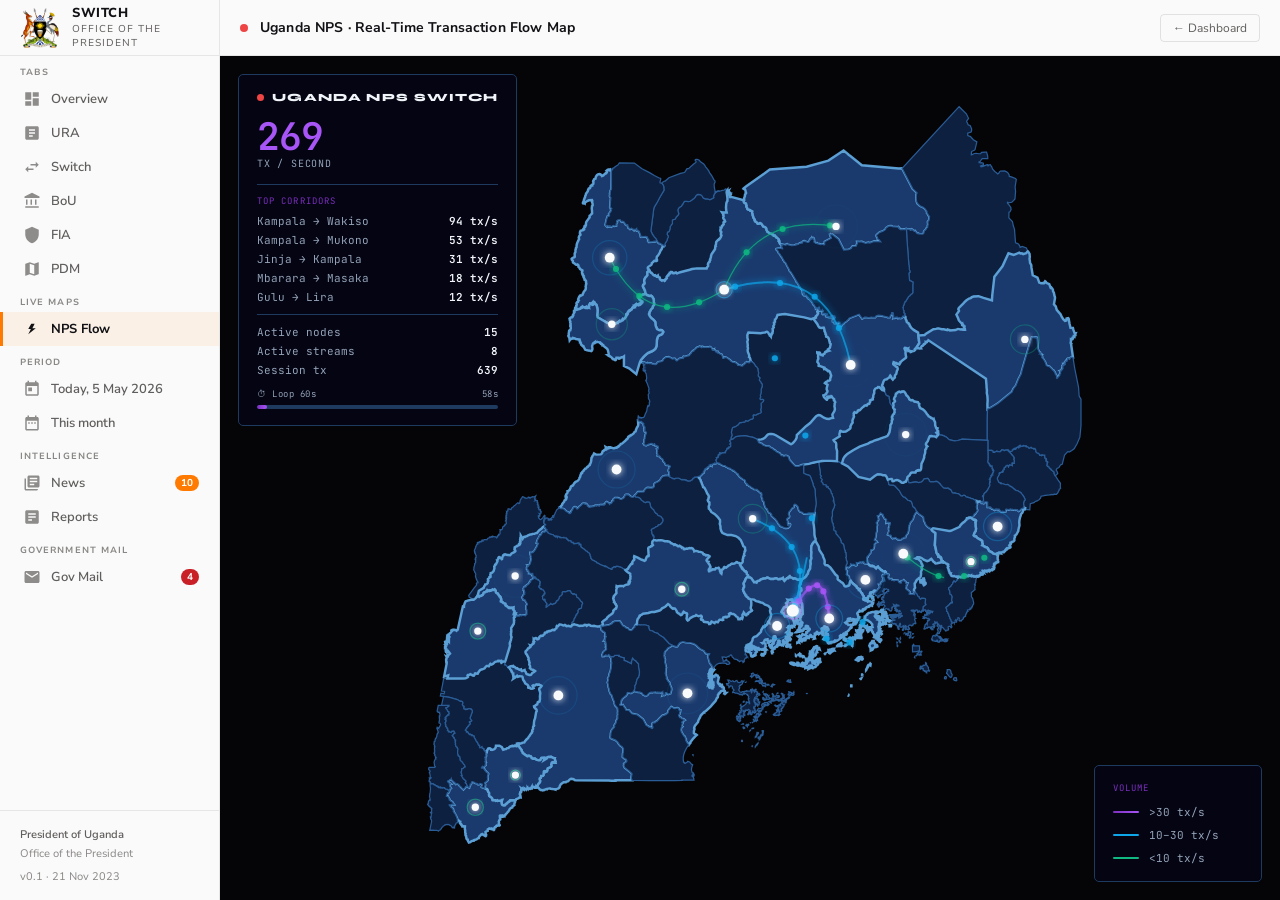
<file: dashboards/nps-flow.html>
<!doctype html>
<html lang="en">
<head>
<meta charset="utf-8"/>
<meta name="viewport" content="width=1440"/>
<title>NPS Flow · Uganda National Payment Switch</title>
<link href="https://fonts.googleapis.com/css2?family=JetBrains+Mono:wght@400;600&family=Syne:wght@700;800&family=Nunito+Sans:wght@400;600;700&display=swap" rel="stylesheet"/>
<style>
*,*::before,*::after{box-sizing:border-box;margin:0;padding:0}
html,body{height:100%;overflow:hidden}
body{
  display:grid;
  grid-template-columns:220px 1fr;
  grid-template-rows:56px 1fr;
  grid-template-areas:"brand topbar" "nav main";
  background:#050508;
  font-family:"Nunito Sans",sans-serif;
}

/* ── Brand ──────────────────────────────────────────────────── */
.pres-brand{
  grid-area:brand;background:#FAFAFA;
  border-right:1px solid rgba(0,0,0,.08);border-bottom:1px solid rgba(0,0,0,.08);
  display:flex;align-items:center;gap:12px;padding:0 20px;
}
.brand-mark{width:40px;height:40px;object-fit:contain;flex-shrink:0}
.brand-title{font-size:13px;font-weight:800;letter-spacing:.04em;text-transform:uppercase;color:#121216;line-height:1.3}
.brand-sub{font-size:10px;letter-spacing:.10em;text-transform:uppercase;color:#605E5C}

/* ── Topbar ─────────────────────────────────────────────────── */
.pres-topbar{
  grid-area:topbar;background:#FAFAFA;
  border-bottom:1px solid rgba(0,0,0,.08);
  display:flex;align-items:center;padding:0 20px;gap:12px;
}
.tb-live-dot{width:8px;height:8px;border-radius:50%;background:#EF4444;flex-shrink:0;animation:livePulse 1.4s ease-in-out infinite}
@keyframes livePulse{0%,100%{opacity:1;box-shadow:0 0 0 0 rgba(239,68,68,.4)}50%{opacity:.7;box-shadow:0 0 0 5px rgba(239,68,68,0)}}
.tb-title{font-size:14px;font-weight:700;color:#121216;letter-spacing:.01em;font-family:"Nunito Sans",sans-serif}
.tb-back{
  margin-left:auto;font-size:12px;color:#605E5C;text-decoration:none;
  display:flex;align-items:center;gap:5px;padding:5px 12px;border-radius:4px;
  border:1px solid rgba(0,0,0,.10);transition:background .15s;font-family:inherit;
}
.tb-back:hover{background:rgba(0,0,0,.05);color:#121216}

/* ── Side nav ───────────────────────────────────────────────── */
.pres-nav{
  grid-area:nav;background:#FAFAFA;
  border-right:1px solid rgba(0,0,0,.08);
  display:flex;flex-direction:column;overflow-y:auto;
}
.nav-sec{font-size:9px;font-weight:700;letter-spacing:.12em;text-transform:uppercase;color:#8A8886;padding:10px 20px 4px}
.nav-item{
  display:flex;align-items:center;gap:10px;
  padding:8px 20px;font-size:13px;font-weight:600;color:#605E5C;
  text-decoration:none;border:none;background:none;width:100%;text-align:left;
  cursor:pointer;border-left:3px solid transparent;transition:background .1s,color .1s;
}
.nav-item:hover{background:rgba(0,0,0,.04);color:#121216}
.nav-item.active{background:rgba(255,122,0,.08);color:#121216;border-left-color:#FF7A00;font-weight:700}
.nav-icon{width:18px;height:18px;flex-shrink:0;fill:currentColor;opacity:.7}
.nav-item.active .nav-icon,.nav-item:hover .nav-icon{opacity:1}
.nav-badge{margin-left:auto;font-size:10px;border-radius:8px;padding:1px 6px;font-weight:700;color:#fff}
.nav-foot{margin-top:auto;padding:16px 20px;font-size:11px;color:#8A8886;border-top:1px solid rgba(0,0,0,.08);display:flex;flex-direction:column;gap:4px}

/* ── Map area ───────────────────────────────────────────────── */
#map-wrap{
  grid-area:main;position:relative;background:#050508;overflow:hidden;
  display:flex;align-items:center;justify-content:center;
}
#map{overflow:visible}

/* ── HUD panels ─────────────────────────────────────────────── */
.hud{
  position:absolute;background:rgba(5,5,20,.90);
  border:1px solid #1E3A5F;border-radius:5px;
  padding:16px 18px;font-family:"JetBrains Mono",monospace;color:#94A3B8;
  backdrop-filter:blur(8px);pointer-events:none;z-index:5;
}
#hud-left{top:18px;left:18px;min-width:248px}
#hud-right{bottom:18px;right:18px;min-width:168px}
.hud-title{
  font-family:"Syne",sans-serif;font-size:11px;font-weight:800;
  color:#F1F5F9;letter-spacing:.12em;text-transform:uppercase;
  display:flex;align-items:center;gap:8px;margin-bottom:13px;
}
.hud-live{width:7px;height:7px;border-radius:50%;background:#EF4444;flex-shrink:0;animation:livePulse 1.4s ease-in-out infinite}
.hud-big{font-size:38px;font-weight:600;color:#A855F7;line-height:1;letter-spacing:-.02em}
.hud-big-lbl{font-size:10px;color:#94A3B8;letter-spacing:.08em;margin-bottom:14px;margin-top:2px}
.hud-hr{border:none;border-top:1px solid #1E3A5F;margin:10px 0}
.hud-cap{font-size:9px;color:#7B2FBE;letter-spacing:.12em;text-transform:uppercase;margin-bottom:7px}
.hud-row{display:flex;justify-content:space-between;align-items:center;margin-bottom:5px;font-size:11px}
.hud-lbl{color:#94A3B8}
.hud-val{color:#F1F5F9;font-weight:600}
.hud-prog-wrap{margin-top:11px}
.hud-prog-head{font-size:9px;color:#94A3B8;margin-bottom:5px;display:flex;justify-content:space-between;letter-spacing:.06em}
.hud-prog-track{height:4px;background:#1E3A5F;border-radius:2px;overflow:hidden}
.hud-prog-fill{height:100%;background:linear-gradient(90deg,#7B2FBE,#A855F7);border-radius:2px;transition:width 1s linear;width:0%}
.leg-row{display:flex;align-items:center;gap:10px;margin-bottom:9px;font-size:11px;color:#94A3B8}
.leg-line{width:26px;height:2px;border-radius:1px;flex-shrink:0}

/* ── Tooltip ─────────────────────────────────────────────────── */
#tooltip{
  position:absolute;background:rgba(5,5,20,.95);border:1px solid #2D5A8E;
  border-radius:4px;padding:8px 13px;font-family:"JetBrains Mono",monospace;
  font-size:11px;color:#F1F5F9;pointer-events:none;display:none;z-index:20;
  white-space:nowrap;box-shadow:0 4px 20px rgba(0,0,0,.6);
}
#tt-name{font-weight:600;color:#A855F7;margin-bottom:3px}
#tt-val{color:#94A3B8;font-size:10px}
</style>
</head>
<body>

<!-- Brand -->
<div class="pres-brand">
  <img class="brand-mark" src="../assets/Coat_of_arms_of_Uganda.svg.png" alt=""/>
  <div>
    <div class="brand-title">SWITCH</div>
    <div class="brand-sub">Office of the President</div>
  </div>
</div>

<!-- Topbar -->
<div class="pres-topbar">
  <span class="tb-live-dot"></span>
  <span class="tb-title">Uganda NPS &middot; Real-Time Transaction Flow Map</span>
  <a class="tb-back" href="President.html">&larr; Dashboard</a>
</div>

<!-- Nav -->
<nav class="pres-nav">
  <div class="nav-sec">Tabs</div>
  <a class="nav-item" href="President.html">
    <svg class="nav-icon" viewBox="0 0 24 24"><path d="M3 13h8V3H3v10zm0 8h8v-6H3v6zm10 0h8V11h-8v10zm0-18v6h8V3h-8z"/></svg>Overview
  </a>
  <a class="nav-item" href="President.html">
    <svg class="nav-icon" viewBox="0 0 24 24"><path d="M19 3H5c-1.1 0-2 .9-2 2v14c0 1.1.9 2 2 2h14c1.1 0 2-.9 2-2V5c0-1.1-.9-2-2-2zM8 7h8v2H8V7zm5 10H8v-2h5v2zm3-4H8v-2h8v2z"/></svg>URA
  </a>
  <a class="nav-item" href="President.html">
    <svg class="nav-icon" viewBox="0 0 24 24"><path d="M6.99 11L3 15l3.99 4v-3H14v-2H6.99v-3zM21 9l-3.99-4v3H10v2h7.01v3L21 9z"/></svg>Switch
  </a>
  <a class="nav-item" href="President.html">
    <svg class="nav-icon" viewBox="0 0 24 24"><path d="M4 10v7h2v-7H4zm6 0v7h2v-7h-2zm-7 11h18v-2H3v2zm13-11v7h2v-7h-2zM12 1L2 6v2h20V6L12 1z"/></svg>BoU
  </a>
  <a class="nav-item" href="President.html">
    <svg class="nav-icon" viewBox="0 0 24 24"><path d="M12 1L3 5v6c0 5.55 3.84 10.74 9 12 5.16-1.26 9-6.45 9-12V5l-9-4z"/></svg>FIA
  </a>
  <a class="nav-item" href="President.html">
    <svg class="nav-icon" viewBox="0 0 24 24"><path d="M20.5 3l-.16.03L15 5.1 9 3 3.36 4.9c-.21.07-.36.25-.36.48V20.5c0 .28.22.5.5.5l.16-.03L9 18.9l6 2.1 5.64-1.9c.21-.07.36-.25.36-.48V3.5c0-.28-.22-.5-.5-.5zM15 19l-6-2.11V5l6 2.11V19z"/></svg>PDM
  </a>

  <div class="nav-sec">Live Maps</div>
  <a class="nav-item active" href="nps-flow.html">
    <svg class="nav-icon" viewBox="0 0 24 24"><path d="M15.5 5H11L7 12h3.5L7 19l10-8h-4.5z"/></svg>NPS Flow
  </a>

  <div class="nav-sec">Period</div>
  <a class="nav-item" href="President.html">
    <svg class="nav-icon" viewBox="0 0 24 24"><path d="M19 3h-1V1h-2v2H8V1H6v2H5c-1.11 0-1.99.9-1.99 2L3 19c0 1.1.89 2 2 2h14c1.1 0 2-.9 2-2V5c0-1.1-.9-2-2-2zm0 16H5V8h14v11zM7 10h5v5H7z"/></svg>Today, 5 May 2026
  </a>
  <a class="nav-item" href="President.html">
    <svg class="nav-icon" viewBox="0 0 24 24"><path d="M9 11H7v2h2v-2zm4 0h-2v2h2v-2zm4 0h-2v2h2v-2zm2-7h-1V2h-2v2H8V2H6v2H5c-1.11 0-1.99.9-1.99 2L3 20c0 1.1.89 2 2 2h14c1.1 0 2-.9 2-2V6c0-1.1-.9-2-2-2zm0 16H5V9h14v11z"/></svg>This month
  </a>

  <div class="nav-sec">Intelligence</div>
  <a class="nav-item" href="President.html">
    <svg class="nav-icon" viewBox="0 0 24 24"><path d="M4 6H2v14c0 1.1.9 2 2 2h14c1.1 0 2-.9 2-2H4V6zm16-4H8c-1.1 0-2 .9-2 2v12c0 1.1.9 2 2 2h12c1.1 0 2-.9 2-2V4c0-1.1-.9-2-2-2zm-1 9H9V9h10v2zm-4 4H9v-2h6v2zm4-8H9V5h10v2z"/></svg>News
    <span class="nav-badge" style="background:#FF7A00">10</span>
  </a>
  <a class="nav-item" href="President.html">
    <svg class="nav-icon" viewBox="0 0 24 24"><path d="M19 3H5c-1.1 0-2 .9-2 2v14c0 1.1.9 2 2 2h14c1.1 0 2-.9 2-2V5c0-1.1-.9-2-2-2zm-7 14H7v-2h5v2zm5-4H7v-2h10v2zm0-4H7V7h10v2z"/></svg>Reports
  </a>

  <div class="nav-sec">Government Mail</div>
  <a class="nav-item" href="President.html">
    <svg class="nav-icon" viewBox="0 0 24 24"><path d="M20 4H4c-1.1 0-1.99.9-1.99 2L2 18c0 1.1.9 2 2 2h16c1.1 0 2-.9 2-2V6c0-1.1-.9-2-2-2zm0 4l-8 5-8-5V6l8 5 8-5v2z"/></svg>Gov Mail
    <span class="nav-badge" style="background:#C92028">4</span>
  </a>

  <div class="nav-foot">
    <div style="font-weight:600;color:#605E5C">President of Uganda</div>
    <div>Office of the President</div>
    <div style="margin-top:4px">v0.1 &middot; 21 Nov 2023</div>
  </div>
</nav>

<!-- Map -->
<div id="map-wrap">
  <svg id="map" width="560" height="620" viewBox="0 0 560 620">
    <defs>
      <filter id="glow" x="-50%" y="-50%" width="200%" height="200%">
        <feGaussianBlur stdDeviation="3" result="blur"/>
        <feMerge><feMergeNode in="blur"/><feMergeNode in="SourceGraphic"/></feMerge>
      </filter>
      <filter id="glow2" x="-80%" y="-80%" width="260%" height="260%">
        <feGaussianBlur stdDeviation="7" result="blur"/>
        <feMerge><feMergeNode in="blur"/><feMergeNode in="SourceGraphic"/></feMerge>
      </filter>
    </defs>
    <g id="g-districts"></g>
    <g id="g-arcs"></g>
    <g id="g-particles"></g>
    <g id="g-nodes"></g>
  </svg>

  <!-- HUD left -->
  <div class="hud" id="hud-left">
    <div class="hud-title"><span class="hud-live"></span>Uganda NPS Switch</div>
    <div class="hud-big" id="s-txrate">276</div>
    <div class="hud-big-lbl">TX / SECOND</div>
    <hr class="hud-hr"/>
    <div class="hud-cap">Top Corridors</div>
    <div class="hud-row"><span class="hud-lbl">Kampala &rarr; Wakiso</span><span class="hud-val" id="c0">89 tx/s</span></div>
    <div class="hud-row"><span class="hud-lbl">Kampala &rarr; Mukono</span><span class="hud-val" id="c1">54 tx/s</span></div>
    <div class="hud-row"><span class="hud-lbl">Jinja &rarr; Kampala</span><span class="hud-val" id="c2">31 tx/s</span></div>
    <div class="hud-row"><span class="hud-lbl">Mbarara &rarr; Masaka</span><span class="hud-val" id="c3">18 tx/s</span></div>
    <div class="hud-row"><span class="hud-lbl">Gulu &rarr; Lira</span><span class="hud-val" id="c4">12 tx/s</span></div>
    <hr class="hud-hr"/>
    <div class="hud-row"><span class="hud-lbl">Active nodes</span><span class="hud-val">15</span></div>
    <div class="hud-row"><span class="hud-lbl">Active streams</span><span class="hud-val" id="s-streams">0</span></div>
    <div class="hud-row"><span class="hud-lbl">Session tx</span><span class="hud-val" id="s-session">0</span></div>
    <div class="hud-prog-wrap">
      <div class="hud-prog-head"><span>&#9201; Loop 60s</span><span id="s-secs">60s</span></div>
      <div class="hud-prog-track"><div class="hud-prog-fill" id="s-prog"></div></div>
    </div>
  </div>

  <!-- HUD right (legend) -->
  <div class="hud" id="hud-right">
    <div class="hud-cap" style="margin-bottom:11px">Volume</div>
    <div class="leg-row"><div class="leg-line" style="background:linear-gradient(90deg,#7B2FBE,#A855F7)"></div>&gt;30 tx/s</div>
    <div class="leg-row"><div class="leg-line" style="background:#0EA5E9"></div>10&ndash;30 tx/s</div>
    <div class="leg-row" style="margin-bottom:0"><div class="leg-line" style="background:#10B981"></div>&lt;10 tx/s</div>
  </div>

  <div id="tooltip"><div id="tt-name"></div><div id="tt-val"></div></div>
</div>

<script>
// ── GeoJSON ───────────────────────────────────────────────────────────────────
const GEO = {"type":"FeatureCollection","features":[{"type":"Feature","properties":{"name":"Adjumani"},"geometry":{"type":"MultiPolygon","coordinates":[[[[31.7872,3.5251],[31.7931,3.5296],[31.8016,3.5439],[31.8118,3.5508],[31.8178,3.5527],[31.8355,3.5523],[31.8512,3.5429],[31.861,3.5273],[31.8684,3.5223],[31.8792,3.5188],[31.8976,3.5173],[31.9134,3.5118],[31.9168,3.5119],[31.9382,3.5209],[31.9487,3.5273],[31.9467,3.5397],[31.9503,3.5489],[31.964,3.5675],[31.97,3.5722],[31.9846,3.5783],[31.9966,3.5782],[32.0199,3.5847],[32.0334,3.586],[32.0398,3.5892],[32.0439,3.5954],[32.0455,3.5947],[32.0445,3.5907],[32.0461,3.5898],[32.0476,3.592],[32.0529,3.5939],[32.0529,3.5895],[32.0539,3.5905],[32.0559,3.589],[32.057,3.5904],[32.0601,3.5879],[32.0569,3.584],[32.0617,3.5831],[32.0574,3.5773],[32.0557,3.5711],[32.0629,3.5275],[32.0629,3.5028],[32.0596,3.5001],[32.0554,3.4905],[32.053,3.4786],[32.051,3.4503],[32.0525,3.43],[32.0568,3.4129],[32.0219,3.413],[32.0167,3.4142],[32.0293,3.3955],[32.0273,3.3918],[32.0301,3.3874],[32.0312,3.3813],[32.0266,3.3734],[32.0286,3.3695],[32.0276,3.3673],[32.0313,3.3619],[32.0377,3.3571],[32.0429,3.3423],[32.0406,3.3398],[32.0337,3.3387],[32.0297,3.3358],[32.032,3.3323],[32.0305,3.3251],[32.0314,3.3212],[32.0258,3.3178],[32.0259,3.3154],[32.0196,3.3107],[32.0202,3.308],[32.0162,3.3063],[32.0164,3.3013],[32.011,3.2963],[32.0126,3.2944],[32.0117,3.2916],[32.0086,3.2903],[32.0059,3.2915],[32.0071,3.2829],[32.0037,3.278],[32.004,3.2683],[32.0104,3.2628],[32.0114,3.2591],[32.0111,3.2563],[32.009,3.2566],[32.0077,3.2549],[32.0089,3.2515],[32.008,3.24],[32.0125,3.2348],[32.008,3.2215],[32.0039,3.2184],[32.0012,3.2116],[31.9931,3.2065],[31.9934,3.2032],[31.9892,3.1997],[31.9841,3.1987],[31.9698,3.1849],[31.9677,3.1763],[31.9679,3.169],[31.9634,3.1543],[31.9654,3.151],[31.9622,3.1492],[31.9586,3.127],[31.9299,3.0888],[31.9278,3.0785],[31.9249,3.0741],[31.9262,3.0701],[31.9224,3.056],[31.9196,3.0514],[31.9199,3.0462],[31.9175,3.0448],[31.9147,3.0331],[31.9106,3.0292],[31.9118,3.027],[31.9083,3.0253],[31.9029,3.019],[31.9027,3.0142],[31.8999,3.0108],[31.9024,3.0049],[31.9017,2.9964],[31.8922,2.9847],[31.8894,2.9786],[31.8107,2.9783],[31.7682,2.9733],[31.7495,2.9676],[31.6628,2.9471],[31.6578,2.9458],[31.6549,2.9427],[31.6484,2.9425],[31.6441,2.9396],[31.6399,2.9401],[31.634,2.9469],[31.6279,2.9456],[31.6192,2.9403],[31.6124,2.94],[31.6098,2.9412],[31.6048,2.9483],[31.5962,2.9501],[31.5912,2.9494],[31.5875,2.9457],[31.5869,2.9421],[31.5846,2.9416],[31.5854,2.9386],[31.5753,2.9335],[31.5734,2.9252],[31.5679,2.9247],[31.5625,2.9194],[31.5628,2.9161],[31.5579,2.9135],[31.5583,2.9085],[31.557,2.9081],[31.5556,2.9029],[31.5577,2.9004],[31.5573,2.8989],[31.5532,2.8975],[31.5493,2.8947],[31.5477,2.8911],[31.5455,2.8906],[31.5452,2.8872],[31.5418,2.8817],[31.5401,2.8812],[31.536,2.8846],[31.5284,2.8872],[31.5207,2.8855],[31.5174,2.883],[31.5147,2.8839],[31.5005,2.896],[31.5023,2.898],[31.5022,2.9014],[31.5,2.9038],[31.5,2.9067],[31.4871,2.9114],[31.4881,2.9162],[31.4852,2.92],[31.4806,2.9122],[31.4755,2.9132],[31.4737,2.9156],[31.4743,2.9176],[31.4727,2.9167],[31.47,2.9196],[31.4658,2.9197],[31.4632,2.9216],[31.4639,2.9237],[31.4627,2.9251],[31.4568,2.9217],[31.4528,2.9238],[31.4459,2.929],[31.4316,2.9445],[31.4261,2.945],[31.4174,2.9548],[31.4138,2.9681],[31.4106,2.9717],[31.4024,2.9736],[31.4003,2.9825],[31.4011,2.9855],[31.4056,2.9907],[31.4294,3.0053],[31.434,3.0127],[31.4346,3.0199],[31.4422,3.0251],[31.454,3.0368],[31.46,3.0382],[31.4742,3.0365],[31.4778,3.0385],[31.4771,3.0449],[31.4735,3.0535],[31.4768,3.07],[31.4858,3.0781],[31.5013,3.1011],[31.5062,3.1159],[31.5154,3.1269],[31.5236,3.1459],[31.5295,3.1492],[31.536,3.1498],[31.5424,3.1589],[31.5427,3.1652],[31.5452,3.1714],[31.5612,3.1959],[31.5635,3.2101],[31.5692,3.2183],[31.5709,3.2247],[31.5681,3.2328],[31.5622,3.241],[31.5625,3.2531],[31.5661,3.2605],[31.5763,3.2639],[31.5797,3.2668],[31.586,3.2874],[31.5863,3.3031],[31.5934,3.3108],[31.5979,3.3187],[31.6052,3.3261],[31.6037,3.3458],[31.6051,3.3515],[31.6097,3.3563],[31.6219,3.3585],[31.6288,3.3627],[31.6327,3.3673],[31.636,3.3747],[31.6499,3.3887],[31.6572,3.3988],[31.6576,3.4083],[31.6529,3.4193],[31.6505,3.4296],[31.6519,3.4364],[31.6602,3.4495],[31.6651,3.4538],[31.6803,3.4606],[31.6865,3.4714],[31.6945,3.4809],[31.6989,3.4917],[31.7065,3.4999],[31.7234,3.4998],[31.7349,3.4966],[31.7505,3.4999],[31.7656,3.5087],[31.7733,3.5161],[31.7822,3.5187],[31.7872,3.5251]]]]}},{"type":"Feature","properties":{"name":"Apac"},"geometry":{"type":"MultiPolygon","coordinates":[[[[32.2501,1.6701],[32.2095,1.6779],[32.1879,1.6776],[32.1374,1.6725],[32.126,1.667],[32.1073,1.6518],[32.1021,1.6495],[32.0958,1.6503],[32.0918,1.6565],[32.0921,1.6606],[32.0976,1.6719],[32.1007,1.6826],[32.095,1.7027],[32.0983,1.7232],[32.1019,1.7349],[32.1065,1.7421],[32.1267,1.7491],[32.151,1.7644],[32.1656,1.7798],[32.1779,1.7806],[32.194,1.7849],[32.2056,1.7844],[32.2083,1.7863],[32.2127,1.7944],[32.216,1.7962],[32.2327,1.7926],[32.2562,1.8055],[32.2712,1.8096],[32.2773,1.8166],[32.2775,1.8246],[32.2749,1.834],[32.2782,1.84],[32.283,1.8416],[32.2922,1.8386],[32.2998,1.8397],[32.3161,1.848],[32.3387,1.856],[32.3412,1.8586],[32.343,1.8652],[32.3385,1.8796],[32.3434,1.8985],[32.3416,1.9262],[32.3438,1.9319],[32.3558,1.9409],[32.3627,1.9508],[32.3625,1.9566],[32.3578,1.96],[32.352,1.9608],[32.3391,1.9583],[32.3338,1.9615],[32.3328,1.9704],[32.3384,1.9799],[32.3357,1.9913],[32.3427,2.0167],[32.3431,2.0383],[32.3443,2.0448],[32.3494,2.0558],[32.3522,2.0763],[32.3509,2.0801],[32.3426,2.0861],[32.3411,2.0937],[32.3295,2.1061],[32.3278,2.113],[32.332,2.1278],[32.3203,2.1391],[32.3181,2.1435],[32.3177,2.1497],[32.3204,2.1585],[32.3214,2.1693],[32.3161,2.1886],[32.3162,2.1978],[32.3033,2.2157],[32.2963,2.2183],[32.2959,2.2232],[32.2901,2.2283],[32.2835,2.2406],[32.2725,2.2487],[32.2621,2.2531],[32.2611,2.256],[32.2582,2.2568],[32.2575,2.2596],[32.2558,2.2603],[32.2529,2.2727],[32.2485,2.2832],[32.246,2.2873],[32.2418,2.2899],[32.2434,2.2972],[32.2424,2.305],[32.2393,2.3095],[32.2314,2.3325],[32.2303,2.347],[32.2324,2.3517],[32.2328,2.3607],[32.2296,2.3742],[32.2312,2.3804],[32.2311,2.3902],[32.2272,2.4099],[32.2331,2.4236],[32.2279,2.4416],[32.229,2.4466],[32.2279,2.4574],[32.2353,2.4769],[32.237,2.4797],[32.2464,2.4796],[32.3382,2.4745],[32.374,2.4803],[32.3865,2.4855],[32.3929,2.486],[32.402,2.4784],[32.4074,2.4668],[32.413,2.4626],[32.4147,2.4562],[32.4195,2.4547],[32.4244,2.4488],[32.4249,2.4561],[32.4293,2.4638],[32.4289,2.4664],[32.4268,2.4681],[32.4299,2.4716],[32.4337,2.4698],[32.4369,2.4766],[32.4358,2.4801],[32.4393,2.487],[32.4391,2.4978],[32.4408,2.5014],[32.4377,2.5082],[32.4471,2.5204],[32.4438,2.5299],[32.4511,2.541],[32.4498,2.5489],[32.4513,2.5519],[32.4496,2.5576],[32.4576,2.5632],[32.4558,2.5697],[32.458,2.5756],[32.4576,2.5805],[32.4609,2.581],[32.4695,2.5928],[32.4795,2.6168],[32.5191,2.6227],[32.5414,2.6232],[32.7011,2.5972],[32.7588,2.5829],[32.7765,2.5877],[32.8085,2.5476],[32.8194,2.5278],[32.8239,2.5243],[32.8253,2.5202],[32.8329,2.5167],[32.8433,2.5154],[32.8627,2.5189],[32.8645,2.5148],[32.8637,2.5112],[32.8679,2.5051],[32.8676,2.5001],[32.8698,2.496],[32.8691,2.49],[32.8705,2.4873],[32.8731,2.4865],[32.8737,2.4806],[32.8773,2.4754],[32.8775,2.4684],[32.8809,2.4653],[32.8821,2.4504],[32.8846,2.4475],[32.8935,2.4463],[32.9011,2.4378],[32.9053,2.4294],[32.9097,2.4126],[32.9128,2.4093],[32.9114,2.4043],[32.9123,2.3983],[32.9151,2.3972],[32.9203,2.3897],[32.9138,2.361],[32.8987,2.3504],[32.9032,2.3417],[32.9078,2.3385],[32.8957,2.3358],[32.8935,2.338],[32.8859,2.336],[32.8844,2.3299],[32.8755,2.329],[32.872,2.3244],[32.869,2.3145],[32.8599,2.3121],[32.8551,2.3028],[32.849,2.3042],[32.8454,2.3072],[32.8399,2.3063],[32.834,2.3125],[32.8315,2.3218],[32.8294,2.3232],[32.8262,2.3244],[32.8157,2.3241],[32.809,2.3261],[32.8087,2.3215],[32.8106,2.3169],[32.8177,2.3095],[32.8182,2.3049],[32.8155,2.297],[32.8153,2.2907],[32.8174,2.2849],[32.8178,2.2766],[32.8124,2.268],[32.8098,2.2511],[32.8154,2.2454],[32.8217,2.2337],[32.8196,2.2257],[32.8203,2.2219],[32.8236,2.2206],[32.8293,2.2212],[32.8645,2.2082],[32.8621,2.2055],[32.8663,2.1969],[32.8677,2.1981],[32.8745,2.1971],[32.8788,2.1935],[32.8841,2.1942],[32.8873,2.1921],[32.8904,2.1865],[32.8956,2.1851],[32.8983,2.1801],[32.9069,2.1807],[32.9141,2.1755],[32.9249,2.1448],[32.9204,2.1389],[32.9205,2.1326],[32.9182,2.1279],[32.9157,2.1116],[32.9095,2.1076],[32.8978,2.1055],[32.8895,2.0989],[32.8802,2.0948],[32.8723,2.0875],[32.8788,2.0814],[32.8865,2.0791],[32.894,2.074],[32.8871,2.0479],[32.8875,2.0383],[32.8928,2.0265],[32.8933,2.0201],[32.8902,2.0151],[32.8864,2.0124],[32.8837,2.005],[32.8648,1.9932],[32.8598,1.9924],[32.8597,1.9902],[32.865,1.9783],[32.8705,1.9717],[32.8873,1.9583],[32.8888,1.9581],[32.8943,1.9671],[32.8942,1.9731],[32.8974,1.9736],[32.8927,1.9821],[32.9063,1.9834],[32.912,1.9824],[32.9148,1.9815],[32.9186,1.9771],[32.9236,1.9795],[32.9254,1.985],[32.9297,1.983],[32.9335,1.9749],[32.9364,1.9735],[32.942,1.9666],[32.9495,1.9617],[32.9471,1.9519],[32.9536,1.948],[32.9584,1.9404],[32.9536,1.9288],[32.9538,1.9169],[32.9508,1.9097],[32.9543,1.8945],[32.9549,1.8841],[32.9508,1.8699],[32.9352,1.8447],[32.9348,1.8374],[32.9397,1.8163],[32.927,1.815],[32.9052,1.8089],[32.8869,1.8097],[32.8638,1.8178],[32.8352,1.8358],[32.8209,1.8391],[32.8116,1.8373],[32.7976,1.829],[32.7499,1.7774],[32.713,1.7502],[32.6393,1.6826],[32.6377,1.6645],[32.6288,1.6456],[32.6135,1.6274],[32.6038,1.6196],[32.5914,1.6128],[32.5882,1.6134],[32.4644,1.6823],[32.4485,1.689],[32.4368,1.692],[32.417,1.6929],[32.4039,1.6899],[32.395,1.6849],[32.3776,1.6664],[32.3628,1.6561],[32.3484,1.651],[32.3244,1.6471],[32.3124,1.6459],[32.3053,1.6533],[32.2839,1.6631],[32.2705,1.6674],[32.2501,1.6701]]]]}},{"type":"Feature","properties":{"name":"Arua"},"geometry":{"type":"MultiPolygon","coordinates":[[[[30.8562,2.6757],[30.8527,2.6742],[30.8522,2.6725],[30.8493,2.6733],[30.8489,2.6748],[30.8453,2.673],[30.84,2.6656],[30.8367,2.664],[30.8263,2.6615],[30.8194,2.6625],[30.81,2.6558],[30.7998,2.655],[30.7956,2.6487],[30.7916,2.6474],[30.7929,2.6534],[30.7978,2.6606],[30.7969,2.6628],[30.7989,2.6656],[30.7974,2.6714],[30.8052,2.6785],[30.8043,2.6819],[30.8078,2.6853],[30.8066,2.6897],[30.8107,2.6951],[30.8105,2.6989],[30.8072,2.704],[30.8092,2.7078],[30.8083,2.7089],[30.8139,2.7135],[30.8136,2.7155],[30.8186,2.7169],[30.8191,2.7195],[30.8219,2.7201],[30.8234,2.7274],[30.8266,2.7294],[30.8221,2.7376],[30.829,2.756],[30.8374,2.7673],[30.8414,2.7683],[30.8442,2.7652],[30.8463,2.7662],[30.8472,2.7699],[30.8542,2.7711],[30.8592,2.7739],[30.8614,2.7839],[30.8666,2.7891],[30.8676,2.7943],[30.8842,2.8144],[30.8857,2.8317],[30.8839,2.8381],[30.8879,2.8505],[30.8872,2.8532],[30.8902,2.8585],[30.8873,2.8714],[30.888,2.8787],[30.884,2.8853],[30.8743,2.8912],[30.8746,2.8996],[30.8693,2.9041],[30.8699,2.9107],[30.8665,2.912],[30.8654,2.9148],[30.8649,2.9186],[30.8669,2.9224],[30.8628,2.9263],[30.8582,2.9279],[30.8575,2.93],[30.8606,2.9343],[30.8545,2.9412],[30.8534,2.951],[30.8561,2.9543],[30.858,2.9619],[30.8383,2.9739],[30.8325,2.984],[30.8255,2.989],[30.824,2.9916],[30.8253,3.0013],[30.8226,3.0044],[30.817,3.0085],[30.8086,3.0056],[30.8022,3.0071],[30.7918,3.0176],[30.7807,3.0229],[30.7778,3.0269],[30.778,3.0368],[30.7692,3.0455],[30.768,3.0522],[30.7721,3.0551],[30.775,3.06],[30.7849,3.0639],[30.7905,3.0637],[30.7944,3.0694],[30.7931,3.0756],[30.7935,3.0954],[30.7994,3.1045],[30.7998,3.122],[30.8022,3.127],[30.8021,3.1357],[30.8091,3.1427],[30.8097,3.1617],[30.8148,3.1769],[30.822,3.19],[30.8246,3.1983],[30.8297,3.2045],[30.8267,3.218],[30.8297,3.2274],[30.8359,3.2361],[30.8411,3.2394],[30.8414,3.2431],[30.8362,3.2513],[30.8383,3.2636],[30.842,3.27],[30.8459,3.27],[30.8563,3.2752],[30.8652,3.2764],[30.8707,3.2808],[30.8665,3.2863],[30.8752,3.2952],[30.8735,3.3022],[30.875,3.3064],[30.8761,3.3077],[30.8822,3.305],[30.885,3.311],[30.887,3.316],[30.887,3.33],[30.89,3.34],[30.9105,3.3654],[30.9117,3.3688],[30.918,3.3731],[30.917,3.385],[30.9187,3.3887],[30.9241,3.3917],[30.938,3.4056],[30.9374,3.4286],[30.935,3.4444],[30.9372,3.458],[30.9367,3.4628],[30.9413,3.4655],[30.943,3.4687],[30.9413,3.4842],[30.9374,3.4959],[30.94,3.5025],[30.9369,3.5091],[30.9116,3.5087],[30.9035,3.5037],[30.897,3.502],[30.8791,3.4888],[30.8784,3.4842],[30.8768,3.4852],[30.8713,3.4824],[30.863,3.4839],[30.8614,3.485],[30.8615,3.4871],[30.8694,3.5052],[30.8699,3.51],[30.8729,3.5144],[30.8743,3.522],[30.8785,3.5289],[30.8811,3.5416],[30.8861,3.5504],[30.8875,3.558],[30.9027,3.5778],[30.9045,3.5882],[30.9075,3.59],[30.9088,3.5977],[30.9166,3.6024],[30.9204,3.6024],[30.9262,3.6147],[30.926,3.6189],[30.9305,3.6227],[30.9385,3.6221],[30.9395,3.6293],[30.9484,3.6361],[30.9488,3.6447],[30.9459,3.653],[30.9472,3.6564],[30.9488,3.6568],[30.9514,3.6645],[30.9547,3.6672],[30.9551,3.6716],[30.9667,3.6761],[30.9678,3.6848],[30.9743,3.6983],[30.9802,3.7044],[30.9867,3.7082],[31.0,3.7118],[31.0077,3.7092],[31.009,3.7063],[31.0161,3.7031],[31.0194,3.6961],[31.0256,3.6977],[31.0328,3.7016],[31.0358,3.7058],[31.0479,3.7157],[31.0524,3.7158],[31.0541,3.7196],[31.06,3.7222],[31.0611,3.7257],[31.06,3.7281],[31.063,3.7326],[31.0582,3.7362],[31.0604,3.7389],[31.0624,3.7385],[31.0652,3.7431],[31.0723,3.7465],[31.0803,3.7457],[31.084,3.7425],[31.0881,3.7446],[31.0901,3.7378],[31.0922,3.7377],[31.0937,3.7424],[31.1,3.7377],[31.0989,3.5941],[31.0903,3.582],[31.091,3.5757],[31.0862,3.5604],[31.0882,3.5586],[31.0873,3.5571],[31.0886,3.5548],[31.0851,3.5428],[31.0881,3.5339],[31.0936,3.5285],[31.0874,3.4537],[31.0891,3.4499],[31.0969,3.4471],[31.1015,3.443],[31.0949,3.4367],[31.0948,3.4316],[31.0976,3.4281],[31.0953,3.4217],[31.078,3.4012],[31.0837,3.3937],[31.0835,3.39],[31.0799,3.3832],[31.067,3.382],[31.0586,3.3602],[31.0493,3.3164],[31.0541,3.3094],[31.0606,3.3049],[31.062,3.3093],[31.0682,3.3122],[31.0782,3.3029],[31.0833,3.3032],[31.0827,3.308],[31.0875,3.3083],[31.0983,3.3019],[31.1128,3.3119],[31.1208,3.3085],[31.1378,3.31],[31.1376,3.3235],[31.1452,3.3369],[31.1416,3.3418],[31.1411,3.3463],[31.1435,3.3493],[31.1533,3.3546],[31.1716,3.356],[31.1811,3.3428],[31.1855,3.341],[31.1901,3.3442],[31.2027,3.34],[31.2128,3.3256],[31.2188,3.3209],[31.2187,3.3182],[31.223,3.3153],[31.2336,3.3174],[31.2373,3.3029],[31.2408,3.2984],[31.2407,3.2941],[31.2454,3.2919],[31.2511,3.2851],[31.2563,3.2848],[31.2644,3.2903],[31.2658,3.2884],[31.2765,3.2838],[31.2808,3.2793],[31.2826,3.282],[31.2898,3.2813],[31.2935,3.2795],[31.2938,3.2771],[31.3056,3.287],[31.3046,3.2824],[31.3083,3.283],[31.3077,3.2797],[31.3106,3.2759],[31.3074,3.2733],[31.311,3.271],[31.3139,3.2711],[31.3165,3.2751],[31.3183,3.2742],[31.3173,3.2718],[31.3186,3.2697],[31.3273,3.2687],[31.3296,3.2652],[31.3316,3.2568],[31.3368,3.2508],[31.3359,3.2483],[31.34,3.2407],[31.3417,3.2315],[31.3408,3.2294],[31.3425,3.2268],[31.3462,3.2281],[31.3498,3.2264],[31.3497,3.2248],[31.3526,3.2226],[31.3597,3.2268],[31.3673,3.2246],[31.3845,3.2266],[31.3884,3.2228],[31.3926,3.2239],[31.3979,3.2216],[31.3989,3.2196],[31.3973,3.2137],[31.3985,3.2109],[31.4029,3.2083],[31.4038,3.2049],[31.4071,3.2036],[31.4067,3.2005],[31.4081,3.1996],[31.407,3.198],[31.4091,3.1982],[31.4103,3.1949],[31.4078,3.1867],[31.4096,3.1838],[31.4393,3.1851],[31.4473,3.1876],[31.45,3.187],[31.4543,3.1899],[31.4617,3.1877],[31.4679,3.1911],[31.478,3.1918],[31.4905,3.176],[31.4947,3.1739],[31.4999,3.1744],[31.5383,3.1537],[31.536,3.1498],[31.5295,3.1492],[31.5236,3.1459],[31.5154,3.1269],[31.5062,3.1159],[31.5013,3.1011],[31.4858,3.0781],[31.4768,3.07],[31.4735,3.0535],[31.4771,3.0449],[31.4778,3.0385],[31.4742,3.0365],[31.46,3.0382],[31.454,3.0368],[31.4422,3.0251],[31.4346,3.0199],[31.434,3.0127],[31.4294,3.0053],[31.4056,2.9907],[31.4011,2.9855],[31.4014,2.9753],[31.4031,2.9731],[31.4106,2.9717],[31.4138,2.9681],[31.4173,2.9556],[31.4135,2.9535],[31.4023,2.9539],[31.3974,2.9485],[31.3977,2.9259],[31.3932,2.9188],[31.3784,2.905],[31.3711,2.8873],[31.3702,2.8814],[31.3743,2.867],[31.3742,2.8613],[31.3719,2.8559],[31.3621,2.8511],[31.3606,2.8421],[31.3619,2.8347],[31.3776,2.8048],[31.381,2.7887],[31.386,2.779],[31.3591,2.7741],[31.3484,2.7692],[31.3416,2.7681],[31.3304,2.762],[31.3248,2.7538],[31.3255,2.7475],[31.3309,2.7384],[31.3413,2.7294],[31.3563,2.7215],[31.3559,2.714],[31.3533,2.7116],[31.3512,2.7119],[31.3507,2.7102],[31.3489,2.7111],[31.3464,2.7082],[31.343,2.7084],[31.3436,2.7102],[31.342,2.7103],[31.3414,2.7021],[31.3391,2.702],[31.338,2.6997],[31.3346,2.7009],[31.3303,2.6942],[31.3282,2.6948],[31.3236,2.6921],[31.3189,2.6933],[31.3198,2.6953],[31.3185,2.6987],[31.3159,2.6968],[31.3126,2.6981],[31.3121,2.6966],[31.3097,2.6974],[31.3034,2.6934],[31.3036,2.6947],[31.2996,2.6978],[31.2986,2.6962],[31.3012,2.6933],[31.2972,2.6893],[31.2983,2.6873],[31.2942,2.6849],[31.2943,2.6797],[31.2923,2.6802],[31.2891,2.6766],[31.2863,2.6792],[31.286,2.6768],[31.2813,2.6725],[31.2764,2.6706],[31.2736,2.6726],[31.2696,2.6675],[31.2678,2.6612],[31.2661,2.6602],[31.2665,2.6583],[31.2635,2.6558],[31.2576,2.6547],[31.2575,2.6523],[31.2548,2.6504],[31.2527,2.6516],[31.2515,2.649],[31.2464,2.6489],[31.2442,2.643],[31.237,2.641],[31.2331,2.6322],[31.2348,2.6245],[31.2325,2.6198],[31.2278,2.621],[31.2259,2.619],[31.2218,2.6193],[31.2207,2.6041],[31.2078,2.5879],[31.2016,2.5859],[31.1982,2.5807],[31.1924,2.5838],[31.1855,2.5721],[31.1745,2.5702],[31.1736,2.5667],[31.1708,2.5679],[31.167,2.5666],[31.1663,2.5691],[31.1645,2.5696],[31.1529,2.5598],[31.1513,2.5551],[31.1469,2.5554],[31.1394,2.5511],[31.1346,2.5504],[31.1288,2.5458],[31.1244,2.5443],[31.1006,2.551],[31.0661,2.553],[31.0206,2.578],[30.9839,2.5991],[30.9809,2.6139],[30.9835,2.6504],[30.9815,2.6688],[30.976,2.6908],[30.9732,2.6925],[30.974,2.6943],[30.9723,2.6967],[30.9671,2.6988],[30.9567,2.7148],[30.9497,2.7124],[30.9508,2.7107],[30.9485,2.7064],[30.9494,2.7041],[30.9465,2.7025],[30.9454,2.6955],[30.9399,2.6946],[30.9378,2.6961],[30.9401,2.6971],[30.9366,2.6991],[30.9375,2.7078],[30.9316,2.7017],[30.9324,2.7],[30.9299,2.6999],[30.9299,2.7066],[30.9255,2.7064],[30.9227,2.7008],[30.9199,2.6991],[30.9186,2.7008],[30.9175,2.6972],[30.9135,2.696],[30.9127,2.6902],[30.9147,2.6904],[30.9116,2.6882],[30.9113,2.6823],[30.9135,2.6811],[30.913,2.6776],[30.9106,2.6757],[30.9112,2.673],[30.9087,2.6738],[30.9013,2.67],[30.8955,2.6759],[30.8947,2.6739],[30.8906,2.6732],[30.8888,2.6706],[30.8868,2.6712],[30.885,2.6762],[30.8794,2.6729],[30.8745,2.6747],[30.873,2.677],[30.8702,2.6762],[30.8643,2.6778],[30.8606,2.6745],[30.8572,2.678],[30.8562,2.6757]]]]}},{"type":"Feature","properties":{"name":"Bugiri"},"geometry":{"type":"MultiPolygon","coordinates":[[[[33.9459,-0.2192],[33.9404,-0.2166],[33.9414,-0.2089],[33.9462,-0.2019],[33.9628,-0.2009],[33.9663,-0.208],[33.9663,-0.2128],[33.9693,-0.2198],[33.964,-0.2263],[33.9488,-0.2216],[33.9459,-0.2192]]],[[[33.9289,-0.1857],[33.9248,-0.1957],[33.9183,-0.1998],[33.9096,-0.1945],[33.8915,-0.1762],[33.8905,-0.1725],[33.8833,-0.1686],[33.8833,-0.1621],[33.8868,-0.1586],[33.8885,-0.1539],[33.8885,-0.138],[33.9078,-0.1379],[33.9137,-0.1421],[33.9172,-0.1474],[33.9201,-0.158],[33.9201,-0.1639],[33.9295,-0.1756],[33.9289,-0.1857]]],[[[33.864,0.0951],[33.8662,0.0979],[33.8696,0.0968],[33.8718,0.099],[33.8768,0.0971],[33.8768,0.0951],[33.8799,0.0949],[33.8796,0.0938],[33.8721,0.0932],[33.871,0.091],[33.8735,0.0879],[33.8782,0.091],[33.879,0.0888],[33.8765,0.0879],[33.8765,0.086],[33.8785,0.0838],[33.8896,0.0868],[33.8918,0.0904],[33.8974,0.0893],[33.8946,0.0893],[33.8929,0.086],[33.8857,0.0804],[33.8818,0.0799],[33.879,0.0818],[33.8754,0.0796],[33.8732,0.0813],[33.8701,0.0799],[33.8718,0.0788],[33.8701,0.0776],[33.8665,0.0821],[33.8618,0.0813],[33.861,0.0846],[33.8549,0.0857],[33.849,0.0901],[33.8465,0.0896],[33.8465,0.0854],[33.8393,0.0832],[33.8343,0.084],[33.8324,0.0913],[33.8304,0.09],[33.8312,0.086],[33.8282,0.0865],[33.826,0.0846],[33.8265,0.0824],[33.8232,0.0796],[33.824,0.0746],[33.8204,0.074],[33.8138,0.0768],[33.8096,0.0765],[33.8063,0.0796],[33.806,0.0818],[33.8093,0.0865],[33.8063,0.0896],[33.8018,0.0899],[33.8007,0.0865],[33.7943,0.0832],[33.7954,0.0801],[33.791,0.0801],[33.7887,0.0826],[33.7835,0.0824],[33.779,0.0846],[33.7668,0.0865],[33.7646,0.0896],[33.7676,0.0946],[33.7621,0.0974],[33.759,0.0957],[33.7588,0.0987],[33.7646,0.1104],[33.7651,0.1179],[33.7715,0.1265],[33.7796,0.1271],[33.784,0.1257],[33.786,0.1229],[33.7912,0.1221],[33.7962,0.1257],[33.7946,0.1346],[33.8026,0.1368],[33.806,0.1274],[33.8099,0.1262],[33.8126,0.1207],[33.8179,0.1154],[33.8229,0.1157],[33.8251,0.1143],[33.8221,0.1082],[33.8238,0.1049],[33.8293,0.1054],[33.8301,0.1085],[33.836,0.1121],[33.8387,0.1065],[33.8379,0.104],[33.8346,0.1018],[33.8351,0.0976],[33.8379,0.0968],[33.8399,0.1024],[33.8413,0.1013],[33.844,0.1032],[33.8496,0.0976],[33.8574,0.0935],[33.8613,0.0926],[33.864,0.0951]]],[[[33.8879,0.0974],[33.889,0.099],[33.8907,0.0987],[33.8874,0.0965],[33.8879,0.0974]]],[[[33.8676,-0.1975],[33.8713,-0.1922],[33.8787,-0.1928],[33.8815,-0.1974],[33.8809,-0.2057],[33.8786,-0.2098],[33.8698,-0.2098],[33.865,-0.206],[33.8676,-0.1975]]],[[[33.836,0.1776],[33.8354,0.1774],[33.8351,0.1799],[33.8365,0.1796],[33.836,0.1776]]],[[[33.8432,0.1924],[33.8415,0.1893],[33.8379,0.1899],[33.8387,0.194],[33.8432,0.1924]]],[[[33.8776,0.0974],[33.8774,0.0993],[33.8793,0.0996],[33.8796,0.0976],[33.8776,0.0974]]],[[[33.9021,0.1976],[33.896,0.1915],[33.8971,0.1835],[33.9007,0.1776],[33.8971,0.1685],[33.8876,0.1688],[33.8846,0.1638],[33.8779,0.1626],[33.8768,0.161],[33.8721,0.1676],[33.8629,0.1737],[33.8574,0.1829],[33.8529,0.1868],[33.8468,0.189],[33.8438,0.1935],[33.8396,0.1946],[33.8385,0.1999],[33.8426,0.2001],[33.8418,0.2043],[33.8399,0.2054],[33.8399,0.2093],[33.8365,0.2024],[33.8338,0.2007],[33.8307,0.2007],[33.8251,0.2065],[33.8229,0.2065],[33.8226,0.2015],[33.8271,0.1979],[33.8304,0.1899],[33.8296,0.1824],[33.8315,0.1785],[33.831,0.1754],[33.8349,0.1768],[33.837,0.1734],[33.8315,0.1588],[33.8238,0.1507],[33.8243,0.1446],[33.8229,0.1424],[33.8143,0.1424],[33.8121,0.1401],[33.8082,0.1429],[33.8076,0.1451],[33.806,0.1451],[33.8076,0.1471],[33.8061,0.1487],[33.8126,0.1573],[33.8134,0.1624],[33.8101,0.166],[33.8071,0.176],[33.8082,0.1754],[33.809,0.1776],[33.8154,0.1804],[33.8179,0.1829],[33.8179,0.1857],[33.8124,0.1946],[33.8035,0.2012],[33.8088,0.2074],[33.8126,0.2076],[33.8185,0.2124],[33.8182,0.214],[33.8143,0.2146],[33.8146,0.2163],[33.806,0.2157],[33.8067,0.2237],[33.8042,0.2313],[33.7988,0.229],[33.801,0.2271],[33.7974,0.2251],[33.7907,0.2288],[33.7933,0.2297],[33.789,0.2312],[33.7869,0.2295],[33.7846,0.2321],[33.7854,0.229],[33.7907,0.2251],[33.7938,0.2204],[33.7926,0.2174],[33.7851,0.2188],[33.7801,0.2149],[33.7765,0.2176],[33.7696,0.214],[33.7765,0.2093],[33.7776,0.2018],[33.781,0.2051],[33.786,0.2029],[33.7857,0.1976],[33.7818,0.1943],[33.7815,0.1882],[33.7788,0.1857],[33.7729,0.1896],[33.7721,0.194],[33.7671,0.1974],[33.7626,0.1936],[33.7612,0.1951],[33.758,0.1928],[33.7567,0.19],[33.758,0.1858],[33.7556,0.181],[33.7571,0.1799],[33.7568,0.1776],[33.7513,0.1793],[33.7482,0.1843],[33.7476,0.1924],[33.7438,0.1935],[33.7385,0.1907],[33.7365,0.186],[33.7363,0.1899],[33.7296,0.1924],[33.7249,0.1857],[33.7207,0.1863],[33.7193,0.184],[33.7156,0.1851],[33.7059,0.1779],[33.6961,0.1764],[33.6954,0.1774],[33.6987,0.1854],[33.6999,0.1936],[33.7032,0.1979],[33.7033,0.2082],[33.7127,0.2171],[33.7204,0.218],[33.7224,0.2135],[33.7238,0.2182],[33.7215,0.221],[33.7188,0.2212],[33.7212,0.2243],[33.7204,0.2268],[33.7232,0.2271],[33.7235,0.2318],[33.7271,0.236],[33.7251,0.241],[33.7299,0.2435],[33.7324,0.2404],[33.7366,0.2421],[33.7415,0.2471],[33.7404,0.2507],[33.7415,0.2518],[33.7379,0.2524],[33.7382,0.2568],[33.7363,0.2582],[33.731,0.2557],[33.729,0.2576],[33.7251,0.2563],[33.7218,0.2571],[33.7199,0.261],[33.7168,0.2629],[33.714,0.2626],[33.7135,0.2651],[33.7101,0.2674],[33.7079,0.2651],[33.7046,0.2651],[33.7046,0.2638],[33.6996,0.2638],[33.6974,0.2604],[33.6982,0.2571],[33.6865,0.2585],[33.686,0.261],[33.6899,0.2621],[33.6915,0.2646],[33.691,0.269],[33.689,0.2713],[33.6932,0.2715],[33.6954,0.2699],[33.6954,0.2735],[33.7024,0.281],[33.7021,0.2843],[33.7004,0.2851],[33.7029,0.2885],[33.7088,0.2826],[33.7135,0.2824],[33.7149,0.294],[33.719,0.2926],[33.7265,0.2865],[33.7271,0.2896],[33.7246,0.2943],[33.7251,0.299],[33.7282,0.2993],[33.7401,0.2951],[33.7412,0.2979],[33.7351,0.3029],[33.7349,0.3051],[33.7365,0.3065],[33.7487,0.3007],[33.7504,0.3013],[33.7504,0.3046],[33.7571,0.3082],[33.7632,0.3085],[33.7654,0.3068],[33.7657,0.3107],[33.7687,0.3135],[33.7576,0.3154],[33.7496,0.311],[33.749,0.3135],[33.7465,0.3135],[33.7465,0.3204],[33.7435,0.3207],[33.7415,0.3163],[33.7388,0.3165],[33.7357,0.3179],[33.734,0.3221],[33.7315,0.3235],[33.7282,0.3224],[33.729,0.3157],[33.7271,0.314],[33.721,0.3165],[33.7176,0.3151],[33.7124,0.3168],[33.7096,0.3151],[33.711,0.3229],[33.7085,0.326],[33.7032,0.3268],[33.7021,0.3254],[33.696,0.3246],[33.6934,0.3218],[33.6933,0.3243],[33.6868,0.3274],[33.6887,0.3498],[33.6901,0.3521],[33.7024,0.36],[33.7044,0.364],[33.7104,0.3661],[33.7082,0.3724],[33.7043,0.3775],[33.7084,0.4042],[33.7062,0.4117],[33.696,0.4145],[33.6834,0.4144],[33.6776,0.4161],[33.6664,0.4088],[33.6553,0.42],[33.6556,0.4263],[33.6469,0.4299],[33.6339,0.4517],[33.627,0.4554],[33.6249,0.4637],[33.6197,0.4612],[33.6129,0.4662],[33.6117,0.4716],[33.6131,0.4854],[33.6223,0.4971],[33.6199,0.5044],[33.6175,0.5312],[33.6257,0.5391],[33.6296,0.5479],[33.6325,0.5508],[33.6325,0.5532],[33.6417,0.5628],[33.6471,0.5651],[33.6509,0.5695],[33.6638,0.5787],[33.6674,0.5842],[33.671,0.5985],[33.6716,0.6096],[33.67,0.6171],[33.6725,0.6285],[33.6794,0.6396],[33.6791,0.6443],[33.6765,0.6491],[33.6763,0.6615],[33.6828,0.6647],[33.6841,0.6689],[33.6807,0.6793],[33.6755,0.6849],[33.6719,0.698],[33.6687,0.7024],[33.6461,0.7208],[33.6373,0.7211],[33.6271,0.724],[33.6266,0.7252],[33.6328,0.7278],[33.6394,0.7345],[33.6511,0.7345],[33.6557,0.7325],[33.6606,0.7329],[33.6699,0.7298],[33.6743,0.7299],[33.6934,0.7148],[33.7216,0.7035],[33.7404,0.7103],[33.747,0.7154],[33.75,0.7202],[33.7567,0.7226],[33.7751,0.6995],[33.7837,0.6946],[33.7847,0.6914],[33.7913,0.687],[33.8052,0.6879],[33.8522,0.6986],[33.8523,0.6944],[33.8565,0.693],[33.8666,0.6951],[33.8797,0.6846],[33.8858,0.6844],[33.8894,0.6811],[33.8955,0.679],[33.8964,0.6768],[33.8941,0.6739],[33.8933,0.6685],[33.898,0.6628],[33.8957,0.6613],[33.8931,0.6551],[33.8989,0.6432],[33.8995,0.6363],[33.902,0.6342],[33.9029,0.6269],[33.9046,0.6263],[33.9068,0.6188],[33.9083,0.6186],[33.9078,0.6131],[33.9151,0.6116],[33.9129,0.6095],[33.9156,0.6051],[33.9182,0.6053],[33.9187,0.6037],[33.9164,0.6001],[33.9176,0.5982],[33.9204,0.5976],[33.9228,0.5915],[33.9251,0.59],[33.9288,0.591],[33.9378,0.589],[33.9387,0.5872],[33.9422,0.5865],[33.9491,0.5879],[33.9504,0.5863],[33.9544,0.5863],[33.962,0.5833],[33.9697,0.5841],[33.9697,0.5857],[33.9715,0.5842],[33.9716,0.586],[33.9756,0.5856],[33.9748,0.5835],[33.9777,0.5827],[33.9712,0.5635],[33.9723,0.5552],[33.9552,0.5408],[33.9522,0.545],[33.949,0.5462],[33.948,0.5492],[33.9458,0.5497],[33.9419,0.5477],[33.9395,0.544],[33.9389,0.5388],[33.9362,0.5396],[33.9345,0.5385],[33.9353,0.5329],[33.9316,0.5258],[33.9251,0.5193],[33.9195,0.5091],[33.9117,0.503],[33.9046,0.4999],[33.8998,0.4934],[33.9008,0.4845],[33.9062,0.4803],[33.9091,0.4734],[33.9098,0.4648],[33.9115,0.4646],[33.9113,0.4501],[33.9133,0.4468],[33.9179,0.4463],[33.9211,0.4437],[33.9308,0.4284],[33.9253,0.397],[33.932,0.3868],[33.9315,0.3801],[33.9211,0.3815],[33.9185,0.375],[33.9145,0.3754],[33.9086,0.3714],[33.904,0.3642],[33.8832,0.3482],[33.8787,0.342],[33.8848,0.3288],[33.8833,0.3159],[33.8903,0.3117],[33.8938,0.3065],[33.8961,0.2971],[33.8996,0.2929],[33.9042,0.2776],[33.9072,0.2738],[33.9116,0.2626],[33.9119,0.2572],[33.9192,0.2497],[33.9229,0.2357],[33.9221,0.2337],[33.9235,0.2307],[33.9285,0.2268],[33.9304,0.2193],[33.9249,0.2185],[33.9207,0.2138],[33.9271,0.1949],[33.9265,0.1915],[33.9238,0.1893],[33.9229,0.1912],[33.9165,0.1915],[33.9151,0.1957],[33.9126,0.1976],[33.9021,0.1976]],[[33.6954,0.5179],[33.7053,0.5236],[33.7093,0.5279],[33.7089,0.5365],[33.7031,0.539],[33.6998,0.5424],[33.6981,0.5606],[33.694,0.5692],[33.6917,0.5693],[33.6888,0.569],[33.6883,0.5657],[33.6846,0.5624],[33.6815,0.5563],[33.682,0.5511],[33.6739,0.5501],[33.6727,0.5542],[33.6686,0.5575],[33.6641,0.5574],[33.6639,0.5523],[33.667,0.5369],[33.6788,0.5395],[33.685,0.5304],[33.6909,0.5254],[33.6933,0.5176],[33.6954,0.5179]]],[[[33.8354,0.1954],[33.8365,0.1926],[33.834,0.1913],[33.8326,0.1957],[33.8346,0.1971],[33.8354,0.1954]]],[[[33.6888,-0.1285],[33.6835,-0.126],[33.6807,-0.126],[33.6796,-0.1276],[33.6774,-0.1263],[33.6746,-0.1274],[33.6726,-0.1315],[33.6704,-0.1313],[33.6701,-0.1329],[33.666,-0.1351],[33.6638,-0.1346],[33.6632,-0.1296],[33.6671,-0.1299],[33.6679,-0.1271],[33.6662,-0.126],[33.6682,-0.126],[33.6707,-0.1218],[33.6679,-0.1188],[33.6638,-0.1212],[33.6654,-0.1129],[33.6679,-0.1118],[33.6813,-0.1135],[33.6857,-0.1107],[33.6885,-0.1054],[33.691,-0.104],[33.6971,-0.1057],[33.7051,-0.1043],[33.709,-0.0976],[33.7088,-0.0862],[33.7115,-0.0893],[33.7151,-0.0882],[33.7171,-0.0921],[33.716,-0.0943],[33.7182,-0.104],[33.7207,-0.106],[33.7218,-0.1099],[33.7251,-0.111],[33.7276,-0.1179],[33.7326,-0.1193],[33.7321,-0.1313],[33.7359,-0.1386],[33.7351,-0.1432],[33.7379,-0.1468],[33.7418,-0.1474],[33.7415,-0.1499],[33.7394,-0.1506],[33.7351,-0.1473],[33.7203,-0.1477],[33.7173,-0.1551],[33.7185,-0.1626],[33.716,-0.1626],[33.7146,-0.159],[33.7071,-0.1532],[33.7068,-0.1496],[33.701,-0.1513],[33.7001,-0.1462],[33.6896,-0.1462],[33.6888,-0.1437],[33.6901,-0.1415],[33.6868,-0.1371],[33.6868,-0.134],[33.6899,-0.1313],[33.6888,-0.1285]]],[[[33.7182,0.299],[33.7176,0.301],[33.7201,0.2999],[33.7199,0.2988],[33.7182,0.299]]],[[[33.729,0.304],[33.7304,0.3046],[33.729,0.3018],[33.7257,0.3018],[33.726,0.3032],[33.729,0.304]]],[[[33.7212,0.3071],[33.7204,0.304],[33.7224,0.3015],[33.7196,0.3021],[33.7176,0.3046],[33.719,0.3088],[33.7212,0.3071]]],[[[33.7215,0.3096],[33.7212,0.3115],[33.7235,0.311],[33.7229,0.3096],[33.7215,0.3096]]],[[[33.8321,0.1176],[33.8338,0.1146],[33.8329,0.1124],[33.8276,0.1118],[33.8262,0.1182],[33.8321,0.1176]]],[[[33.7682,0.1785],[33.7701,0.1762],[33.7704,0.1721],[33.7615,0.1715],[33.7624,0.1785],[33.7657,0.1796],[33.7682,0.1785]]]]}},{"type":"Feature","properties":{"name":"Bundibugyo"},"geometry":{"type":"MultiPolygon","coordinates":[[[[29.9555,0.405],[29.951,0.4031],[29.9428,0.4086],[29.9342,0.4114],[29.9304,0.4197],[29.917,0.423],[29.9125,0.4388],[29.9572,0.4949],[29.9787,0.5197],[29.9763,0.5275],[29.9769,0.5322],[29.9791,0.535],[29.9828,0.534],[29.9904,0.535],[29.9887,0.543],[29.9817,0.5526],[29.9787,0.5604],[29.9769,0.5609],[29.9774,0.5639],[29.9687,0.5844],[29.9707,0.5876],[29.9693,0.5942],[29.9717,0.602],[29.9641,0.6172],[29.9617,0.6185],[29.9624,0.6213],[29.9548,0.6355],[29.9544,0.6388],[29.957,0.6535],[29.956,0.6561],[29.9612,0.6683],[29.9606,0.6734],[29.9626,0.6767],[29.9614,0.6824],[29.963,0.685],[29.9659,0.6848],[29.967,0.6901],[29.9707,0.6957],[29.9711,0.7],[29.968,0.7045],[29.9708,0.7073],[29.971,0.7117],[29.9696,0.7122],[29.9691,0.7154],[29.9662,0.7169],[29.9669,0.7189],[29.9685,0.719],[29.9674,0.7218],[29.9693,0.7253],[29.968,0.7255],[29.9682,0.7271],[29.9707,0.7277],[29.9704,0.7304],[29.9733,0.7318],[29.972,0.7322],[29.9752,0.7458],[29.9741,0.7499],[29.972,0.7502],[29.9698,0.7544],[29.9713,0.7564],[29.9686,0.7587],[29.9681,0.7619],[29.9646,0.7626],[29.9661,0.7667],[29.9654,0.7694],[29.9632,0.7702],[29.9646,0.7745],[29.9632,0.7781],[29.9611,0.7781],[29.9603,0.7869],[29.9696,0.8104],[29.9706,0.8143],[29.9695,0.8158],[29.9716,0.8189],[29.973,0.8185],[29.9784,0.8317],[29.9823,0.8333],[29.984,0.8409],[29.9885,0.8391],[29.9885,0.8423],[29.9848,0.8498],[29.9911,0.8504],[30.0,0.848],[29.9996,0.8524],[30.0029,0.853],[30.0044,0.8562],[30.0093,0.8572],[30.0109,0.8561],[30.0105,0.8542],[30.0156,0.8537],[30.0199,0.8616],[30.0269,0.8605],[30.0226,0.8649],[30.0228,0.8671],[30.0248,0.8681],[30.031,0.862],[30.0333,0.8639],[30.0326,0.8663],[30.0445,0.8714],[30.0511,0.8723],[30.0634,0.8708],[30.0677,0.8775],[30.0726,0.882],[30.0881,0.8873],[30.088,0.8899],[30.0907,0.8882],[30.0961,0.8901],[30.0977,0.8928],[30.1026,0.8926],[30.1031,0.8956],[30.1076,0.8941],[30.1104,0.8969],[30.113,0.8919],[30.1148,0.894],[30.1139,0.8963],[30.1158,0.8973],[30.1288,0.8927],[30.1318,0.8941],[30.1336,0.8919],[30.1412,0.89],[30.1429,0.8867],[30.1448,0.8905],[30.1488,0.8892],[30.1526,0.8982],[30.1483,0.9],[30.1531,0.8996],[30.1542,0.9022],[30.1588,0.9031],[30.1591,0.9054],[30.1613,0.9036],[30.1645,0.9075],[30.1613,0.9127],[30.1634,0.9133],[30.166,0.9109],[30.1716,0.9157],[30.1734,0.9199],[30.1722,0.935],[30.1733,0.9396],[30.1753,0.9408],[30.1745,0.9445],[30.1768,0.9462],[30.1739,0.9487],[30.1766,0.9493],[30.1804,0.9468],[30.1833,0.9493],[30.1886,0.9497],[30.1913,0.9518],[30.194,0.9569],[30.1946,0.9679],[30.1973,0.9711],[30.2111,0.9796],[30.212,0.9811],[30.2098,0.9817],[30.2096,0.9832],[30.215,0.9864],[30.2141,0.9902],[30.2159,0.9907],[30.2177,0.9885],[30.2205,0.9931],[30.2244,0.9949],[30.2262,0.9999],[30.2227,1.0105],[30.2249,1.0158],[30.2243,1.0196],[30.2195,1.0185],[30.2239,1.0261],[30.2223,1.0304],[30.2265,1.0305],[30.2267,1.0389],[30.2245,1.0401],[30.2224,1.0359],[30.2204,1.0387],[30.2222,1.0413],[30.2269,1.0426],[30.2286,1.0458],[30.2268,1.0476],[30.2211,1.048],[30.2234,1.0532],[30.2217,1.0561],[30.2278,1.0592],[30.2249,1.0623],[30.2244,1.0668],[30.2252,1.0692],[30.2291,1.0711],[30.2252,1.0744],[30.23,1.0765],[30.2269,1.0808],[30.229,1.0844],[30.228,1.0881],[30.231,1.0867],[30.2315,1.0908],[30.235,1.0942],[30.2376,1.0941],[30.2376,1.0975],[30.2399,1.1004],[30.2387,1.1032],[30.2401,1.1113],[30.2481,1.1114],[30.2506,1.1083],[30.264,1.1049],[30.2711,1.1195],[30.2847,1.1277],[30.2903,1.1351],[30.301,1.1398],[30.3066,1.1477],[30.32,1.157],[30.3235,1.1568],[30.3295,1.1514],[30.3326,1.1519],[30.3363,1.1556],[30.3413,1.1797],[30.3472,1.1862],[30.3472,1.1894],[30.354,1.1954],[30.36,1.2052],[30.3709,1.2023],[30.3767,1.1956],[30.3838,1.1956],[30.3892,1.1909],[30.3947,1.1936],[30.3972,1.1926],[30.4056,1.1963],[30.4068,1.1993],[30.412,1.2007],[30.417,1.1989],[30.4182,1.1946],[30.4225,1.1943],[30.4323,1.2007],[30.4375,1.2006],[30.4426,1.2046],[30.4496,1.2032],[30.4582,1.2047],[30.4693,1.2108],[30.4591,1.1868],[30.4613,1.184],[30.4674,1.1851],[30.4657,1.1818],[30.4671,1.1812],[30.4665,1.1751],[30.4643,1.1729],[30.4779,1.1754],[30.4826,1.1735],[30.4821,1.1696],[30.4851,1.1646],[30.4815,1.1626],[30.4849,1.1604],[30.4835,1.1585],[30.4843,1.1568],[30.4868,1.1571],[30.4882,1.1551],[30.4854,1.1521],[30.4868,1.1482],[30.4851,1.1465],[30.4882,1.1454],[30.486,1.1404],[30.4896,1.1376],[30.4921,1.1382],[30.4874,1.1324],[30.4904,1.1282],[30.4965,1.1254],[30.4904,1.1204],[30.4957,1.1193],[30.4924,1.116],[30.4951,1.1104],[30.4949,1.1068],[30.4971,1.1074],[30.4976,1.1043],[30.5024,1.1029],[30.504,1.1076],[30.5065,1.1071],[30.5082,1.1043],[30.5079,1.0996],[30.5099,1.099],[30.5074,1.0968],[30.5074,1.0918],[30.5104,1.089],[30.5154,1.0876],[30.5126,1.0835],[30.5143,1.079],[30.5112,1.0765],[30.5049,1.0754],[30.5057,1.0732],[30.5043,1.0718],[30.5007,1.0729],[30.5021,1.0712],[30.501,1.0685],[30.5021,1.0649],[30.5004,1.0596],[30.5024,1.059],[30.5046,1.061],[30.5029,1.0571],[30.5004,1.056],[30.4979,1.0571],[30.4943,1.0551],[30.4921,1.0576],[30.4899,1.0557],[30.4935,1.046],[30.4932,1.0429],[30.4965,1.0365],[30.5004,1.034],[30.5051,1.0274],[30.5099,1.0265],[30.5154,1.0296],[30.5279,1.041],[30.5296,1.0449],[30.534,1.049],[30.5346,1.0526],[30.5399,1.0562],[30.541,1.0596],[30.539,1.0615],[30.5451,1.059],[30.5474,1.0538],[30.546,1.0515],[30.5443,1.0526],[30.5435,1.0515],[30.5451,1.0482],[30.5429,1.0376],[30.5385,1.0321],[30.539,1.0301],[30.5335,1.0157],[30.536,1.0079],[30.5346,1.0013],[30.536,1.001],[30.5379,1.004],[30.5402,0.9965],[30.5505,0.9903],[30.5522,0.9867],[30.5452,0.9843],[30.5455,0.9798],[30.5431,0.9795],[30.539,0.9739],[30.5352,0.9708],[30.5293,0.9689],[30.5186,0.9572],[30.4976,0.9423],[30.4802,0.9228],[30.4744,0.9228],[30.4585,0.9165],[30.4427,0.9163],[30.4385,0.9132],[30.424,0.9112],[30.403,0.9029],[30.3961,0.8979],[30.3828,0.8949],[30.3801,0.8927],[30.3743,0.8935],[30.3654,0.8868],[30.3611,0.879],[30.3458,0.9023],[30.3453,0.8879],[30.3438,0.8865],[30.3444,0.8844],[30.3424,0.8835],[30.3407,0.8761],[30.3428,0.8724],[30.3407,0.8697],[30.3436,0.8623],[30.3391,0.8594],[30.3384,0.856],[30.3407,0.8541],[30.3398,0.853],[30.3412,0.8478],[30.3399,0.8459],[30.3413,0.8451],[30.3411,0.8411],[30.338,0.8383],[30.3337,0.8373],[30.335,0.8324],[30.3338,0.8304],[30.3151,0.823],[30.3147,0.8208],[30.3097,0.8168],[30.3032,0.8168],[30.2948,0.8111],[30.2954,0.8016],[30.2928,0.7983],[30.2927,0.7954],[30.2968,0.7882],[30.2997,0.7868],[30.3012,0.7819],[30.2985,0.7792],[30.2952,0.7763],[30.2691,0.7639],[30.2569,0.7498],[30.2249,0.7529],[30.2148,0.7568],[30.2075,0.7555],[30.2055,0.7501],[30.1989,0.7491],[30.1912,0.7295],[30.1897,0.7212],[30.1871,0.7194],[30.1856,0.7197],[30.1854,0.7228],[30.1792,0.7254],[30.1712,0.7342],[30.1669,0.7363],[30.1639,0.7357],[30.1593,0.7308],[30.16,0.7254],[30.1564,0.719],[30.1539,0.7179],[30.1524,0.7123],[30.1496,0.7113],[30.1527,0.7056],[30.1492,0.7001],[30.1494,0.6977],[30.1375,0.6783],[30.132,0.6758],[30.1313,0.671],[30.1252,0.6621],[30.1271,0.65],[30.1196,0.6272],[30.1076,0.6157],[30.0951,0.6117],[30.0947,0.6038],[30.0923,0.5987],[30.094,0.5952],[30.0938,0.5828],[30.085,0.5812],[30.084,0.5736],[30.0729,0.5672],[30.0733,0.5622],[30.0713,0.5587],[30.0754,0.5502],[30.0704,0.5436],[30.0708,0.5339],[30.0615,0.5252],[30.0507,0.523],[30.0478,0.5158],[30.0425,0.5102],[30.0371,0.4961],[29.9979,0.4748],[29.9889,0.4439],[29.9801,0.4263],[29.9735,0.4187],[29.9555,0.405]]],[[[30.5476,1.0351],[30.5482,1.0352],[30.5483,1.0352],[30.5476,1.0347],[30.5476,1.0351]]],[[[30.4971,1.0485],[30.4974,1.0471],[30.4957,1.0465],[30.494,1.0496],[30.496,1.0504],[30.4971,1.0485]]],[[[30.5015,1.0535],[30.501,1.054],[30.501,1.0551],[30.5024,1.0529],[30.5015,1.0535]]]]}},{"type":"Feature","properties":{"name":"Bushenyi"},"geometry":{"type":"MultiPolygon","coordinates":[[[[30.4558,-0.4232],[30.4568,-0.4287],[30.4593,-0.4296],[30.4615,-0.4378],[30.4682,-0.4407],[30.4759,-0.4498],[30.4777,-0.4601],[30.4729,-0.4698],[30.4637,-0.5188],[30.4594,-0.5264],[30.4567,-0.5367],[30.4537,-0.5643],[30.4569,-0.5719],[30.4558,-0.575],[30.4507,-0.5768],[30.4475,-0.5857],[30.4472,-0.6002],[30.4405,-0.61],[30.44,-0.6133],[30.4418,-0.618],[30.4375,-0.6244],[30.4385,-0.6286],[30.433,-0.6328],[30.4235,-0.6436],[30.4186,-0.6532],[30.4083,-0.6645],[30.4052,-0.6712],[30.3984,-0.6748],[30.3975,-0.6785],[30.3902,-0.6824],[30.3884,-0.687],[30.381,-0.693],[30.3764,-0.7023],[30.3717,-0.7045],[30.3591,-0.7054],[30.3545,-0.7097],[30.3414,-0.7122],[30.3343,-0.717],[30.3293,-0.7111],[30.3132,-0.7144],[30.3142,-0.7167],[30.3129,-0.7285],[30.3099,-0.7334],[30.3073,-0.7327],[30.3021,-0.7268],[30.2964,-0.7269],[30.2911,-0.7321],[30.2858,-0.7335],[30.275,-0.7294],[30.2728,-0.7339],[30.262,-0.7339],[30.2553,-0.737],[30.2479,-0.7419],[30.2442,-0.7474],[30.233,-0.7483],[30.2228,-0.755],[30.2162,-0.7556],[30.1992,-0.7609],[30.1914,-0.7508],[30.191,-0.7433],[30.1827,-0.737],[30.1719,-0.7337],[30.1678,-0.7306],[30.1395,-0.7299],[30.1379,-0.7314],[30.1369,-0.7444],[30.1292,-0.7538],[30.1214,-0.7592],[30.107,-0.7617],[30.1022,-0.7583],[30.0986,-0.7597],[30.0975,-0.7556],[30.0942,-0.7523],[30.0876,-0.7496],[30.0762,-0.7515],[30.0665,-0.7648],[30.0631,-0.7779],[30.0566,-0.7743],[30.0524,-0.7762],[30.05,-0.7721],[30.045,-0.7711],[30.0414,-0.7671],[30.0396,-0.7621],[30.0399,-0.757],[30.036,-0.7574],[30.0363,-0.7529],[30.0343,-0.7511],[30.0308,-0.7523],[30.0228,-0.7477],[30.0215,-0.739],[30.0151,-0.7432],[30.0075,-0.7422],[30.0058,-0.7444],[30.005,-0.7415],[30.0032,-0.7418],[30.0029,-0.7276],[29.9969,-0.7269],[29.9924,-0.7225],[29.9889,-0.7167],[29.9862,-0.7061],[29.9817,-0.7037],[29.9804,-0.6978],[29.9721,-0.6922],[29.9707,-0.6846],[29.9573,-0.6645],[29.9577,-0.6595],[29.9591,-0.6585],[29.9573,-0.6553],[29.9535,-0.655],[29.9525,-0.6524],[29.9474,-0.6523],[29.946,-0.6501],[29.9443,-0.651],[29.9382,-0.647],[29.9372,-0.648],[29.9371,-0.6459],[29.9343,-0.6454],[29.9354,-0.6438],[29.9298,-0.6438],[29.9298,-0.6426],[29.9255,-0.6412],[29.9245,-0.6435],[29.9199,-0.644],[29.9183,-0.6395],[29.9135,-0.6384],[29.9089,-0.629],[29.9056,-0.6285],[29.905,-0.624],[29.9013,-0.6197],[29.8976,-0.6194],[29.895,-0.6223],[29.8949,-0.6185],[29.8913,-0.6173],[29.892,-0.6141],[29.8876,-0.613],[29.8835,-0.6086],[29.8909,-0.5986],[29.8955,-0.5952],[29.896,-0.5889],[29.9041,-0.5837],[29.9034,-0.5793],[29.91,-0.5793],[29.9156,-0.5667],[29.9247,-0.5614],[29.9256,-0.5567],[29.9184,-0.5487],[29.9185,-0.5461],[29.9168,-0.5445],[29.9177,-0.5432],[29.9247,-0.5436],[29.9258,-0.5415],[29.9276,-0.5422],[29.9372,-0.5362],[29.9366,-0.533],[29.9335,-0.5314],[29.9236,-0.5149],[29.9434,-0.4645],[29.943,-0.4568],[29.9363,-0.4497],[29.9364,-0.4471],[29.9306,-0.4441],[29.9276,-0.4448],[29.9213,-0.4418],[29.9164,-0.4415],[29.9102,-0.4443],[29.9062,-0.4442],[29.9027,-0.4469],[29.8906,-0.4456],[29.8883,-0.4491],[29.8721,-0.443],[29.8707,-0.4376],[29.8743,-0.4287],[29.8723,-0.4269],[29.8719,-0.4237],[29.8679,-0.423],[29.8608,-0.4142],[29.8594,-0.4102],[29.8606,-0.4101],[29.8624,-0.4029],[29.8632,-0.3934],[29.8606,-0.3879],[29.8558,-0.3857],[29.8469,-0.3826],[29.8436,-0.3848],[29.8397,-0.3839],[29.8185,-0.3716],[29.7496,-0.3532],[29.7496,-0.3543],[29.6773,-0.3428],[29.6818,-0.3215],[29.7086,-0.3254],[29.7124,-0.3091],[29.6852,-0.3047],[29.7058,-0.2053],[29.751,-0.2075],[29.8878,-0.2062],[29.9067,-0.1955],[29.9028,-0.1836],[29.9054,-0.1803],[29.9189,-0.1797],[29.9265,-0.1741],[29.9462,-0.1838],[29.9554,-0.1853],[29.9601,-0.1816],[29.9642,-0.1693],[29.9668,-0.168],[29.9828,-0.1704],[29.9881,-0.1693],[29.9922,-0.1602],[30.0081,-0.1425],[30.0188,-0.1371],[30.0356,-0.1326],[30.0453,-0.1283],[30.0536,-0.1175],[30.0625,-0.1102],[30.0695,-0.1093],[30.0756,-0.1119],[30.0812,-0.1119],[30.0871,-0.1004],[30.093,-0.094],[30.1022,-0.0989],[30.1059,-0.0988],[30.1212,-0.0886],[30.1248,-0.0837],[30.1374,-0.0766],[30.1485,-0.0746],[30.1555,-0.0698],[30.1593,-0.0732],[30.1651,-0.0702],[30.1804,-0.0712],[30.1837,-0.0694],[30.1862,-0.0741],[30.1821,-0.0828],[30.1838,-0.0858],[30.2014,-0.0754],[30.2146,-0.0748],[30.2145,-0.0907],[30.2116,-0.1007],[30.2172,-0.1004],[30.2307,-0.1111],[30.2378,-0.1229],[30.2397,-0.1228],[30.2414,-0.1199],[30.2509,-0.125],[30.2554,-0.1312],[30.2556,-0.1339],[30.2675,-0.1476],[30.2667,-0.1513],[30.2685,-0.1533],[30.2701,-0.1524],[30.2754,-0.1617],[30.2803,-0.1638],[30.2799,-0.1746],[30.283,-0.1772],[30.2857,-0.1847],[30.2828,-0.1878],[30.2856,-0.2043],[30.2834,-0.2086],[30.3008,-0.1986],[30.3018,-0.1963],[30.3146,-0.1856],[30.3183,-0.1888],[30.3208,-0.1939],[30.3339,-0.1899],[30.3549,-0.1905],[30.3597,-0.1951],[30.3654,-0.2176],[30.3766,-0.2323],[30.3837,-0.2467],[30.4038,-0.2582],[30.4087,-0.2667],[30.4064,-0.2742],[30.4089,-0.2801],[30.421,-0.2801],[30.4237,-0.2843],[30.4263,-0.2855],[30.4432,-0.2856],[30.4529,-0.2823],[30.4434,-0.2634],[30.4488,-0.2606],[30.4513,-0.263],[30.4629,-0.2632],[30.4658,-0.2611],[30.4685,-0.2557],[30.4725,-0.2538],[30.4779,-0.2529],[30.486,-0.2569],[30.4929,-0.2555],[30.4953,-0.2531],[30.5028,-0.2582],[30.5152,-0.262],[30.5188,-0.2651],[30.5111,-0.2748],[30.5004,-0.2826],[30.4989,-0.286],[30.4981,-0.2938],[30.5048,-0.3084],[30.5072,-0.321],[30.5047,-0.3445],[30.5057,-0.3653],[30.5011,-0.3853],[30.4934,-0.3909],[30.4875,-0.3916],[30.4821,-0.4084],[30.4693,-0.414],[30.4637,-0.4204],[30.4558,-0.4232]]]]}},{"type":"Feature","properties":{"name":"Busia"},"geometry":{"type":"MultiPolygon","coordinates":[[[[33.9208,0.2441],[33.9191,0.2499],[33.9119,0.2572],[33.9116,0.2626],[33.9072,0.2738],[33.9042,0.2776],[33.8996,0.2929],[33.8961,0.2971],[33.8932,0.3078],[33.8897,0.3122],[33.8833,0.3159],[33.8848,0.3288],[33.8788,0.341],[33.8806,0.3458],[33.8962,0.357],[33.9053,0.3655],[33.9086,0.3714],[33.9145,0.3754],[33.9185,0.375],[33.9211,0.3815],[33.9318,0.3805],[33.9315,0.3888],[33.9253,0.397],[33.9308,0.4284],[33.9211,0.4437],[33.9179,0.4463],[33.9133,0.4468],[33.9113,0.4501],[33.9105,0.459],[33.9119,0.463],[33.9095,0.4656],[33.9091,0.4734],[33.9062,0.4803],[33.9008,0.4845],[33.9003,0.4944],[33.9046,0.4999],[33.9117,0.503],[33.9195,0.5091],[33.9251,0.5193],[33.9316,0.5258],[33.9353,0.5329],[33.9345,0.5385],[33.9362,0.5396],[33.9389,0.5388],[33.9395,0.544],[33.9419,0.5477],[33.9458,0.5497],[33.948,0.5492],[33.949,0.5462],[33.9522,0.545],[33.9552,0.5408],[33.9723,0.5552],[33.9713,0.5642],[33.9779,0.5807],[33.9788,0.5792],[33.9808,0.5798],[33.9817,0.5777],[33.983,0.5796],[33.9929,0.5829],[33.9995,0.578],[34.0066,0.5808],[34.0115,0.5784],[34.0157,0.5794],[34.0155,0.5837],[34.0175,0.5839],[34.0164,0.5851],[34.0182,0.5876],[34.022,0.5865],[34.0221,0.5877],[34.024,0.5877],[34.0244,0.5904],[34.0294,0.5907],[34.033,0.5933],[34.0364,0.5919],[34.0472,0.5928],[34.0489,0.5916],[34.0494,0.5882],[34.0593,0.5856],[34.0646,0.5875],[34.0647,0.5912],[34.0631,0.5919],[34.0658,0.5928],[34.0667,0.5957],[34.0746,0.5934],[34.0799,0.5892],[34.0829,0.589],[34.087,0.5912],[34.0877,0.5882],[34.0919,0.5861],[34.0976,0.5875],[34.0996,0.5899],[34.1045,0.589],[34.1072,0.586],[34.1104,0.5864],[34.1128,0.5839],[34.1157,0.5858],[34.1231,0.583],[34.128,0.5856],[34.1323,0.5846],[34.1342,0.587],[34.1368,0.5867],[34.1376,0.5857],[34.1274,0.5586],[34.1264,0.5401],[34.116,0.5231],[34.1204,0.5217],[34.123,0.5173],[34.1178,0.5113],[34.1189,0.4966],[34.1175,0.493],[34.1195,0.4834],[34.1118,0.4784],[34.1037,0.4705],[34.0988,0.4682],[34.0882,0.4567],[34.0916,0.4425],[34.0894,0.4387],[34.09,0.427],[34.1003,0.4139],[34.1086,0.3809],[34.1079,0.3694],[34.1027,0.3641],[34.0974,0.3546],[34.0989,0.3498],[34.094,0.3463],[34.0914,0.3464],[34.0914,0.3445],[34.0903,0.3451],[34.0893,0.3425],[34.085,0.3397],[34.084,0.3365],[34.0808,0.3369],[34.0819,0.3356],[34.0802,0.3356],[34.081,0.3315],[34.0784,0.3318],[34.0751,0.329],[34.0743,0.33],[34.0746,0.3284],[34.0733,0.3284],[34.0718,0.3252],[34.0647,0.3261],[34.06,0.3237],[34.0587,0.3252],[34.0568,0.3245],[34.0582,0.3153],[34.0604,0.3135],[34.0539,0.3091],[34.0504,0.3087],[34.0514,0.3064],[34.0483,0.3035],[34.05,0.2967],[34.0479,0.2936],[34.0423,0.2925],[34.0428,0.2883],[34.0401,0.2861],[34.0398,0.2812],[34.0421,0.2783],[34.0395,0.2752],[34.0381,0.2756],[34.0377,0.2727],[34.0291,0.2692],[34.0277,0.2706],[34.0258,0.2693],[34.0219,0.2613],[34.0229,0.2567],[34.0089,0.2451],[34.0033,0.2371],[33.9954,0.2424],[33.9915,0.2396],[33.9876,0.2413],[33.986,0.2493],[33.9896,0.2582],[33.9846,0.2635],[33.9754,0.2649],[33.9751,0.266],[33.9754,0.2574],[33.9715,0.2474],[33.9654,0.2446],[33.9604,0.249],[33.9593,0.2449],[33.9576,0.2443],[33.964,0.2438],[33.9671,0.2418],[33.9679,0.2363],[33.9657,0.2313],[33.9574,0.2326],[33.9512,0.2307],[33.9493,0.2246],[33.9463,0.2229],[33.9465,0.2204],[33.9426,0.2265],[33.9329,0.2301],[33.9263,0.2307],[33.9246,0.2351],[33.9229,0.2357],[33.9208,0.2441]]]]}},{"type":"Feature","properties":{"name":"Gulu"},"geometry":{"type":"MultiPolygon","coordinates":[[[[32.3625,2.4791],[32.3382,2.4745],[32.237,2.4797],[32.2307,2.4675],[32.2279,2.4574],[32.229,2.4466],[32.2279,2.4416],[32.2331,2.4236],[32.2272,2.4099],[32.2311,2.3902],[32.2312,2.3804],[32.2296,2.3742],[32.2328,2.3607],[32.2324,2.3517],[32.2303,2.347],[32.2308,2.3365],[32.2334,2.3254],[32.2424,2.305],[32.2434,2.2972],[32.2418,2.2899],[32.246,2.2873],[32.2485,2.2832],[32.2529,2.2727],[32.2544,2.2628],[32.2582,2.2568],[32.2521,2.2546],[32.25,2.2497],[32.248,2.2497],[32.2466,2.2464],[32.2426,2.2441],[32.2221,2.2493],[32.2205,2.2465],[32.2133,2.2444],[32.2124,2.2407],[32.2001,2.2304],[32.193,2.2278],[32.1885,2.2199],[32.1739,2.2212],[32.1652,2.225],[32.1478,2.2245],[32.1449,2.234],[32.1363,2.2391],[32.1322,2.2436],[32.1286,2.2458],[32.1239,2.2456],[32.1196,2.2487],[32.1091,2.2478],[32.0946,2.2552],[32.0894,2.2589],[32.084,2.2656],[32.0525,2.2854],[32.0412,2.287],[32.0322,2.2801],[32.0249,2.2795],[32.0229,2.2827],[32.0221,2.292],[32.0152,2.3066],[32.0124,2.3094],[32.0073,2.312],[31.9961,2.3137],[31.9894,2.3212],[31.9815,2.3203],[31.9784,2.3215],[31.9788,2.3297],[31.9726,2.3301],[31.97,2.3278],[31.9661,2.3288],[31.9602,2.3399],[31.955,2.3436],[31.9414,2.3418],[31.9406,2.3435],[31.9434,2.3478],[31.9354,2.3464],[31.9343,2.351],[31.9264,2.3633],[31.9177,2.3685],[31.9142,2.3682],[31.9082,2.3622],[31.8994,2.3655],[31.8904,2.3627],[31.8864,2.3658],[31.8814,2.366],[31.868,2.3621],[31.8562,2.3694],[31.854,2.369],[31.8532,2.364],[31.8491,2.3618],[31.8325,2.3721],[31.8278,2.3686],[31.8077,2.3607],[31.7955,2.3483],[31.7836,2.3421],[31.7841,2.3362],[31.7747,2.3343],[31.7693,2.3308],[31.7644,2.3244],[31.7628,2.3191],[31.7524,2.3116],[31.7496,2.3045],[31.7416,2.299],[31.7362,2.2996],[31.7319,2.297],[31.7266,2.2966],[31.7211,2.2936],[31.7072,2.29],[31.6984,2.2918],[31.6957,2.2881],[31.6968,2.2838],[31.6954,2.2792],[31.686,2.2816],[31.6762,2.2781],[31.6657,2.2765],[31.6529,2.2683],[31.647,2.2618],[31.6392,2.2611],[31.635,2.2626],[31.6258,2.2757],[31.6235,2.277],[31.6186,2.2773],[31.6071,2.2743],[31.6023,2.2749],[31.5879,2.2837],[31.5709,2.2888],[31.5675,2.2876],[31.5557,2.2878],[31.5505,2.2856],[31.5346,2.2743],[31.5287,2.2633],[31.5249,2.2596],[31.5115,2.2537],[31.4899,2.2499],[31.484,2.2458],[31.4733,2.2338],[31.4662,2.2301],[31.447,2.2322],[31.4333,2.2363],[31.4308,2.2393],[31.4273,2.2405],[31.4126,2.2388],[31.4023,2.2424],[31.4012,2.2401],[31.3972,2.2381],[31.3882,2.2397],[31.3695,2.2494],[31.3563,2.2477],[31.3532,2.2493],[31.3447,2.248],[31.3358,2.2503],[31.3425,2.264],[31.3497,2.2739],[31.3768,2.3024],[31.4014,2.3204],[31.4386,2.3362],[31.4536,2.3454],[31.4617,2.3531],[31.4679,2.3622],[31.4729,2.3756],[31.4756,2.3958],[31.4762,2.4237],[31.4824,2.4433],[31.487,2.4501],[31.4952,2.4573],[31.5121,2.4641],[31.5204,2.4703],[31.529,2.4847],[31.5261,2.4907],[31.5168,2.4984],[31.5097,2.4997],[31.4997,2.4978],[31.4946,2.4986],[31.484,2.5032],[31.4773,2.5084],[31.4678,2.5292],[31.4652,2.5384],[31.4633,2.5605],[31.4606,2.5664],[31.4426,2.5847],[31.4318,2.5896],[31.4176,2.6071],[31.4105,2.6223],[31.4118,2.629],[31.415,2.6338],[31.4145,2.6391],[31.4229,2.6496],[31.4249,2.6557],[31.4304,2.6629],[31.4397,2.6717],[31.4416,2.6814],[31.4446,2.6875],[31.4517,2.6925],[31.4535,2.7089],[31.4497,2.7211],[31.4512,2.728],[31.4483,2.7418],[31.4368,2.7595],[31.4291,2.7656],[31.4119,2.7643],[31.3913,2.7728],[31.3855,2.7789],[31.381,2.7887],[31.3776,2.8048],[31.3606,2.8383],[31.3621,2.8511],[31.3719,2.8559],[31.3742,2.8613],[31.3743,2.867],[31.3702,2.8814],[31.3711,2.8873],[31.3784,2.905],[31.3932,2.9188],[31.3977,2.9259],[31.3974,2.9485],[31.4023,2.9539],[31.4135,2.9535],[31.4173,2.9556],[31.4261,2.945],[31.4316,2.9445],[31.4459,2.929],[31.4528,2.9238],[31.4568,2.9217],[31.4627,2.9251],[31.4639,2.9237],[31.4632,2.9216],[31.4658,2.9197],[31.47,2.9196],[31.4727,2.9167],[31.4743,2.9176],[31.4737,2.9156],[31.4755,2.9132],[31.4806,2.9122],[31.4852,2.92],[31.4881,2.9162],[31.4871,2.9114],[31.5,2.9067],[31.5,2.9038],[31.5022,2.9014],[31.5023,2.898],[31.5005,2.896],[31.5043,2.8916],[31.5104,2.8886],[31.513,2.8849],[31.5174,2.883],[31.5207,2.8855],[31.5284,2.8872],[31.536,2.8846],[31.5401,2.8812],[31.5423,2.8823],[31.5452,2.8872],[31.5455,2.8906],[31.5477,2.8911],[31.5493,2.8947],[31.5573,2.8989],[31.5577,2.9004],[31.5556,2.9029],[31.557,2.9081],[31.5583,2.9085],[31.5579,2.9135],[31.5628,2.9161],[31.5625,2.9194],[31.5679,2.9247],[31.5734,2.9252],[31.5753,2.9335],[31.5854,2.9386],[31.5846,2.9416],[31.5869,2.9421],[31.5875,2.9457],[31.5912,2.9494],[31.5962,2.9501],[31.6048,2.9483],[31.6098,2.9412],[31.6124,2.94],[31.6192,2.9403],[31.6279,2.9456],[31.634,2.9469],[31.6399,2.9401],[31.6441,2.9396],[31.6484,2.9425],[31.6549,2.9427],[31.6578,2.9458],[31.6628,2.9471],[31.7495,2.9676],[31.7682,2.9733],[31.8107,2.9783],[31.8894,2.9786],[31.8922,2.9847],[31.9017,2.9964],[31.9024,3.0049],[31.8999,3.0108],[31.9027,3.0142],[31.9029,3.019],[31.9083,3.0253],[31.9118,3.027],[31.9106,3.0292],[31.9147,3.0331],[31.9175,3.0448],[31.9199,3.0462],[31.9196,3.0514],[31.9224,3.056],[31.9262,3.0701],[31.9249,3.0741],[31.9278,3.0785],[31.9299,3.0888],[31.9586,3.127],[31.9622,3.1492],[31.9654,3.151],[31.9634,3.1543],[31.9679,3.169],[31.9677,3.1763],[31.9698,3.1849],[31.9841,3.1987],[31.9892,3.1997],[31.9934,3.2032],[31.9934,3.2069],[32.0012,3.2116],[32.0039,3.2184],[32.008,3.2215],[32.0125,3.2348],[32.008,3.24],[32.0089,3.2515],[32.0077,3.2549],[32.009,3.2566],[32.0111,3.2563],[32.0114,3.2591],[32.0104,3.2628],[32.004,3.2683],[32.0037,3.278],[32.0071,3.2829],[32.0059,3.2915],[32.0086,3.2903],[32.0117,3.2916],[32.0126,3.2944],[32.011,3.2963],[32.0164,3.3013],[32.0162,3.3063],[32.0202,3.308],[32.0196,3.3107],[32.0259,3.3154],[32.0258,3.3178],[32.0314,3.3212],[32.0305,3.3251],[32.032,3.3323],[32.0297,3.3358],[32.0337,3.3387],[32.0406,3.3398],[32.0429,3.3423],[32.0377,3.3571],[32.0313,3.3619],[32.0276,3.3673],[32.0286,3.3695],[32.0266,3.3734],[32.0312,3.3813],[32.0301,3.3874],[32.0273,3.3918],[32.0293,3.3955],[32.0167,3.4142],[32.0219,3.413],[32.0568,3.4129],[32.0525,3.43],[32.051,3.4503],[32.053,3.4786],[32.0554,3.4905],[32.0596,3.5001],[32.0629,3.5028],[32.0629,3.5275],[32.0557,3.5711],[32.0574,3.5773],[32.0617,3.5831],[32.0618,3.5791],[32.0641,3.5799],[32.0671,3.577],[32.07,3.5786],[32.0681,3.5751],[32.0728,3.574],[32.0722,3.5694],[32.0761,3.5706],[32.077,3.5688],[32.0807,3.568],[32.0805,3.5623],[32.0832,3.5639],[32.0859,3.5627],[32.0811,3.5591],[32.0811,3.5544],[32.0832,3.551],[32.0821,3.5487],[32.0842,3.5476],[32.0861,3.5496],[32.0885,3.5492],[32.0863,3.5451],[32.089,3.538],[32.0868,3.536],[32.0855,3.5386],[32.0833,3.5392],[32.0844,3.5331],[32.1025,3.5324],[32.2005,3.5072],[32.198,3.5036],[32.2004,3.4911],[32.2076,3.4852],[32.214,3.4858],[32.2173,3.483],[32.218,3.4732],[32.2222,3.4678],[32.2196,3.4587],[32.2251,3.45],[32.2269,3.4423],[32.2317,3.4372],[32.2458,3.4337],[32.2525,3.4274],[32.2563,3.4281],[32.2692,3.4213],[32.2679,3.4073],[32.2719,3.3997],[32.2722,3.3914],[32.2781,3.3774],[32.2778,3.3737],[32.2894,3.3594],[32.289,3.3509],[32.2943,3.3427],[32.2999,3.3395],[32.3033,3.3398],[32.3142,3.3247],[32.3254,3.3256],[32.3298,3.3292],[32.3344,3.3305],[32.3451,3.3252],[32.3601,3.3034],[32.3757,3.2995],[32.3822,3.2937],[32.386,3.2876],[32.3879,3.2781],[32.3956,3.2627],[32.4005,3.2612],[32.4139,3.2506],[32.4227,3.2502],[32.4308,3.2442],[32.4441,3.2409],[32.4473,3.2382],[32.4456,3.2354],[32.4464,3.2337],[32.4571,3.2338],[32.459,3.2291],[32.4674,3.225],[32.4674,3.2199],[32.4777,3.2156],[32.4831,3.2091],[32.4871,3.2073],[32.4912,3.2011],[32.4894,3.1911],[32.4956,3.1885],[32.4943,3.1807],[32.4998,3.1698],[32.5021,3.1676],[32.5076,3.1664],[32.5116,3.1603],[32.5166,3.1604],[32.5155,3.1513],[32.5128,3.1501],[32.5128,3.148],[32.5155,3.1405],[32.5205,3.1349],[32.5211,3.132],[32.5197,3.131],[32.5167,3.1327],[32.4913,3.1357],[32.4696,3.1293],[32.4702,3.1255],[32.4834,3.1127],[32.4858,3.1033],[32.4944,3.0928],[32.4991,3.0897],[32.5093,3.0715],[32.5143,3.0701],[32.5168,3.067],[32.5167,3.0631],[32.527,3.0477],[32.5271,3.0435],[32.5321,3.0405],[32.5348,3.0328],[32.546,3.0232],[32.5518,3.0147],[32.5585,3.0],[32.5749,2.9739],[32.5776,2.9678],[32.5774,2.9644],[32.5847,2.9547],[32.5885,2.9528],[32.6044,2.9309],[32.6327,2.8849],[32.6348,2.8808],[32.6338,2.8784],[32.636,2.8758],[32.6385,2.8757],[32.6571,2.8489],[32.6602,2.8384],[32.6639,2.8376],[32.6686,2.833],[32.6699,2.8286],[32.6765,2.8205],[32.6763,2.8178],[32.6917,2.8038],[32.6916,2.8],[32.6871,2.7984],[32.688,2.7952],[32.6865,2.7915],[32.6877,2.7874],[32.693,2.7893],[32.7038,2.7882],[32.7053,2.7865],[32.6995,2.783],[32.6999,2.779],[32.695,2.7794],[32.6936,2.7748],[32.6973,2.7707],[32.7026,2.7719],[32.7069,2.7678],[32.7156,2.772],[32.721,2.7696],[32.7229,2.7644],[32.7229,2.7572],[32.7247,2.7555],[32.7294,2.7575],[32.7363,2.7503],[32.738,2.7454],[32.7405,2.7446],[32.7615,2.7232],[32.7726,2.709],[32.7732,2.7028],[32.7747,2.7005],[32.7781,2.6995],[32.7799,2.6934],[32.7814,2.6923],[32.7846,2.6933],[32.7919,2.6799],[32.7965,2.6772],[32.7972,2.6671],[32.8071,2.6725],[32.8131,2.6682],[32.8232,2.6785],[32.826,2.6769],[32.8288,2.6688],[32.8211,2.6631],[32.8213,2.6605],[32.8244,2.6593],[32.8247,2.6543],[32.8196,2.652],[32.8099,2.6428],[32.8161,2.632],[32.8159,2.6277],[32.8085,2.6154],[32.7961,2.6038],[32.7968,2.5936],[32.7588,2.5829],[32.7011,2.5972],[32.5414,2.6232],[32.5191,2.6227],[32.4795,2.6168],[32.4695,2.5928],[32.4609,2.581],[32.4576,2.5805],[32.458,2.5756],[32.4558,2.5697],[32.4576,2.5632],[32.4496,2.5576],[32.4513,2.5519],[32.4498,2.5489],[32.4511,2.541],[32.4438,2.5299],[32.4471,2.5204],[32.4377,2.5082],[32.4408,2.5014],[32.4391,2.4978],[32.4393,2.487],[32.4358,2.4801],[32.4369,2.4766],[32.4337,2.4698],[32.4299,2.4716],[32.4268,2.4681],[32.4289,2.4664],[32.4293,2.4638],[32.4249,2.4561],[32.4244,2.4488],[32.4195,2.4547],[32.4147,2.4562],[32.4127,2.463],[32.4074,2.4668],[32.4026,2.4776],[32.3947,2.4852],[32.3888,2.4861],[32.3757,2.4807],[32.3625,2.4791]]]]}},{"type":"Feature","properties":{"name":"Hoima"},"geometry":{"type":"MultiPolygon","coordinates":[[[[30.8296,1.3418],[30.8324,1.3501],[30.8385,1.359],[30.8418,1.3743],[30.846,1.3785],[30.8468,1.3857],[30.8557,1.3899],[30.8565,1.3979],[30.8679,1.406],[30.869,1.4107],[30.8765,1.4171],[30.8785,1.421],[30.8876,1.4243],[30.8971,1.4354],[30.9024,1.4365],[30.9079,1.4438],[30.9182,1.4512],[30.919,1.4565],[30.924,1.4618],[30.9296,1.4782],[30.9326,1.5063],[30.9368,1.5099],[30.9376,1.5146],[30.9415,1.521],[30.9485,1.5282],[30.9538,1.5407],[30.9707,1.5315],[31.0099,1.5332],[31.0157,1.5363],[31.0165,1.5393],[31.0212,1.544],[31.024,1.5562],[31.0293,1.5601],[31.0346,1.5615],[31.039,1.5668],[31.0457,1.5701],[31.051,1.5793],[31.0521,1.5788],[31.0499,1.5746],[31.0535,1.5754],[31.0546,1.5779],[31.0568,1.5754],[31.0582,1.5782],[31.061,1.5799],[31.0646,1.579],[31.0601,1.5788],[31.0596,1.5774],[31.0701,1.5782],[31.0721,1.5801],[31.0718,1.5824],[31.076,1.5846],[31.0726,1.5865],[31.076,1.589],[31.0893,1.5885],[31.1151,1.5807],[31.121,1.5804],[31.1251,1.5835],[31.1349,1.5846],[31.1374,1.5865],[31.1432,1.5862],[31.1479,1.5907],[31.1524,1.5921],[31.1549,1.5968],[31.1571,1.5976],[31.1599,1.5963],[31.1682,1.6051],[31.1721,1.6065],[31.1754,1.6132],[31.1774,1.6132],[31.179,1.6157],[31.1863,1.6168],[31.2168,1.6415],[31.2193,1.6454],[31.2235,1.6479],[31.2246,1.6513],[31.2313,1.654],[31.2362,1.661],[31.236,1.6657],[31.2382,1.6701],[31.2412,1.6718],[31.2474,1.6715],[31.2518,1.679],[31.2601,1.6804],[31.2629,1.6846],[31.2682,1.6851],[31.2832,1.6965],[31.2876,1.7018],[31.2899,1.7074],[31.2982,1.7107],[31.3013,1.7168],[31.3029,1.729],[31.3062,1.7315],[31.311,1.7435],[31.3165,1.7499],[31.3213,1.7626],[31.3201,1.7943],[31.331,1.7908],[31.3332,1.7863],[31.3418,1.7864],[31.3428,1.7898],[31.3452,1.7901],[31.3508,1.7869],[31.352,1.7799],[31.3578,1.7778],[31.3613,1.7747],[31.3651,1.7754],[31.3674,1.7737],[31.3679,1.77],[31.3655,1.7691],[31.3664,1.7672],[31.365,1.7616],[31.3697,1.7567],[31.3683,1.7546],[31.3692,1.7529],[31.3669,1.7519],[31.369,1.7515],[31.3708,1.7482],[31.3734,1.7479],[31.3734,1.7464],[31.3768,1.7463],[31.3781,1.7409],[31.377,1.7347],[31.3743,1.7359],[31.373,1.7342],[31.378,1.728],[31.3763,1.7261],[31.3745,1.7272],[31.3725,1.7234],[31.3752,1.7206],[31.3733,1.7188],[31.3748,1.7174],[31.3738,1.7146],[31.376,1.7107],[31.3788,1.7115],[31.3895,1.705],[31.388,1.6932],[31.3852,1.6914],[31.383,1.6832],[31.3801,1.6809],[31.3801,1.673],[31.3778,1.6671],[31.3786,1.6588],[31.3723,1.6457],[31.3748,1.6396],[31.3726,1.6332],[31.3739,1.6263],[31.367,1.6178],[31.3722,1.6123],[31.3738,1.6072],[31.3869,1.6036],[31.3953,1.6081],[31.4011,1.6092],[31.4056,1.613],[31.4348,1.619],[31.4444,1.6106],[31.4474,1.6111],[31.4528,1.6158],[31.4571,1.6163],[31.4618,1.6045],[31.4698,1.6028],[31.4765,1.5985],[31.4833,1.5993],[31.4881,1.5931],[31.4872,1.5772],[31.4855,1.5756],[31.4801,1.577],[31.4768,1.5761],[31.483,1.5557],[31.4781,1.5489],[31.4786,1.545],[31.4829,1.5403],[31.485,1.5316],[31.482,1.5228],[31.4873,1.5204],[31.4939,1.5203],[31.4961,1.522],[31.5027,1.5187],[31.5067,1.5098],[31.5254,1.4968],[31.5289,1.4894],[31.5293,1.4826],[31.5421,1.4701],[31.55,1.4544],[31.5527,1.4522],[31.5588,1.4505],[31.5684,1.4519],[31.5752,1.4489],[31.5787,1.4449],[31.5825,1.445],[31.5874,1.4414],[31.5875,1.4368],[31.5782,1.4239],[31.5731,1.4089],[31.5746,1.4033],[31.5795,1.4009],[31.5803,1.3744],[31.5836,1.3669],[31.5812,1.3655],[31.5823,1.3599],[31.5769,1.3647],[31.5721,1.3649],[31.564,1.3682],[31.5566,1.3664],[31.5487,1.3675],[31.5393,1.3649],[31.5302,1.3644],[31.5134,1.3488],[31.5095,1.3409],[31.5001,1.329],[31.4807,1.317],[31.4642,1.311],[31.4585,1.3055],[31.455,1.3002],[31.4563,1.2862],[31.4486,1.277],[31.4381,1.2724],[31.4177,1.2718],[31.402,1.2735],[31.3924,1.2706],[31.3774,1.2597],[31.3683,1.2417],[31.3207,1.241],[31.3147,1.2372],[31.3079,1.2265],[31.2927,1.2134],[31.285,1.2037],[31.2765,1.2006],[31.2673,1.2013],[31.2577,1.2056],[31.2389,1.22],[31.2189,1.2205],[31.2138,1.2171],[31.208,1.2033],[31.2035,1.1971],[31.182,1.1834],[31.1732,1.1837],[31.1621,1.1907],[31.152,1.1937],[31.1296,1.1949],[31.1256,1.1901],[31.1178,1.1866],[31.1153,1.1837],[31.1182,1.1758],[31.1177,1.1722],[31.1057,1.1707],[31.1042,1.1575],[31.1017,1.1578],[31.0966,1.1533],[31.0937,1.1546],[31.0898,1.1531],[31.0836,1.1444],[31.0756,1.1541],[31.0593,1.1638],[31.0532,1.1611],[31.0493,1.1548],[31.0493,1.1503],[31.0458,1.1471],[31.0458,1.1446],[31.0387,1.1396],[31.0315,1.1399],[31.0308,1.1412],[31.023,1.1395],[31.0047,1.141],[31.0007,1.1381],[30.9976,1.1314],[30.9927,1.1341],[30.9835,1.1359],[30.9774,1.1351],[30.9734,1.1313],[30.9689,1.1371],[30.9655,1.1364],[30.9638,1.1334],[30.9505,1.1281],[30.9464,1.1296],[30.9392,1.1262],[30.9316,1.1252],[30.9231,1.1268],[30.9206,1.1213],[30.9072,1.1254],[30.9008,1.1308],[30.8971,1.1344],[30.8978,1.1398],[30.8901,1.1487],[30.8811,1.1451],[30.878,1.1463],[30.8757,1.1516],[30.8664,1.1519],[30.8627,1.1493],[30.8582,1.1488],[30.8533,1.1448],[30.8498,1.1383],[30.8486,1.1389],[30.8478,1.1365],[30.8333,1.127],[30.8329,1.1251],[30.8309,1.1247],[30.8179,1.1103],[30.8132,1.1089],[30.8128,1.1107],[30.8069,1.1144],[30.808,1.1174],[30.8068,1.1197],[30.802,1.1233],[30.7946,1.1242],[30.7864,1.1203],[30.7803,1.1125],[30.7715,1.0962],[30.7666,1.0939],[30.7649,1.0907],[30.7664,1.0865],[30.764,1.0847],[30.7641,1.0829],[30.7577,1.0813],[30.7593,1.0751],[30.7459,1.0746],[30.7372,1.0833],[30.723,1.0897],[30.7038,1.1097],[30.6897,1.1118],[30.6769,1.1112],[30.6722,1.1134],[30.6686,1.117],[30.6675,1.1205],[30.6779,1.129],[30.6893,1.1424],[30.6904,1.1499],[30.7046,1.1643],[30.7093,1.176],[30.7176,1.1801],[30.7224,1.1854],[30.7218,1.189],[30.7246,1.1907],[30.7276,1.2029],[30.7235,1.2074],[30.7179,1.2024],[30.7174,1.209],[30.721,1.2188],[30.7224,1.2185],[30.7218,1.2226],[30.7332,1.2351],[30.7343,1.2396],[30.7332,1.2474],[30.7407,1.2487],[30.751,1.2574],[30.7588,1.2718],[30.7585,1.2776],[30.7626,1.2838],[30.7663,1.2868],[30.7746,1.2885],[30.7749,1.2907],[30.7774,1.2907],[30.7815,1.2949],[30.7826,1.2999],[30.7871,1.3043],[30.789,1.309],[30.8007,1.3199],[30.8065,1.321],[30.8221,1.3312],[30.8296,1.3418]]],[[[31.069,1.5849],[31.0707,1.5846],[31.0704,1.5812],[31.0682,1.5846],[31.0665,1.584],[31.0657,1.5854],[31.0685,1.5862],[31.069,1.5849]]],[[[31.0546,1.5879],[31.0526,1.5893],[31.0537,1.5843],[31.0526,1.5832],[31.051,1.591],[31.0562,1.5876],[31.0546,1.5879]]]]}},{"type":"Feature","properties":{"name":"Iganga"},"geometry":{"type":"MultiPolygon","coordinates":[[[[33.6125,0.4689],[33.6171,0.4451],[33.6089,0.4475],[33.6052,0.4464],[33.5963,0.4477],[33.5759,0.447],[33.5711,0.4502],[33.5756,0.4585],[33.5765,0.4646],[33.5673,0.4725],[33.5505,0.4833],[33.5425,0.4917],[33.5439,0.4999],[33.5466,0.5029],[33.5471,0.5077],[33.5446,0.5121],[33.5456,0.5148],[33.5519,0.5195],[33.5572,0.5297],[33.5452,0.53],[33.5451,0.5371],[33.5415,0.5441],[33.5359,0.5457],[33.5277,0.5557],[33.5237,0.5524],[33.5068,0.5477],[33.5047,0.5439],[33.5081,0.5343],[33.5,0.5335],[33.4928,0.5356],[33.4866,0.5408],[33.4779,0.5549],[33.4549,0.5556],[33.4475,0.5507],[33.4395,0.5557],[33.4257,0.555],[33.4243,0.5646],[33.4088,0.5642],[33.4071,0.5616],[33.4022,0.5693],[33.3956,0.5735],[33.3956,0.5842],[33.398,0.5888],[33.3972,0.5916],[33.4012,0.5961],[33.4011,0.5989],[33.3749,0.6061],[33.3766,0.6142],[33.3788,0.6168],[33.3728,0.6236],[33.3659,0.6223],[33.3619,0.6249],[33.3515,0.627],[33.3469,0.6324],[33.3379,0.6351],[33.3325,0.6417],[33.3149,0.6567],[33.3128,0.6612],[33.3051,0.6573],[33.2972,0.6464],[33.2813,0.6608],[33.2749,0.6648],[33.2665,0.6672],[33.2642,0.6639],[33.259,0.6668],[33.2519,0.6669],[33.2493,0.6695],[33.2439,0.6708],[33.23,0.6835],[33.2227,0.6861],[33.2196,0.7331],[33.2258,0.7369],[33.2239,0.7412],[33.235,0.7492],[33.24,0.7582],[33.2497,0.7677],[33.2537,0.793],[33.2564,0.7944],[33.2605,0.7926],[33.2654,0.7931],[33.2704,0.7957],[33.2748,0.8008],[33.278,0.808],[33.2808,0.8229],[33.2805,0.8332],[33.2826,0.8388],[33.2947,0.8493],[33.3042,0.8521],[33.298,0.8599],[33.2825,0.8662],[33.2832,0.8717],[33.2911,0.8855],[33.2964,0.9085],[33.2953,0.9154],[33.2969,0.9265],[33.3038,0.9377],[33.3017,0.9683],[33.3062,0.9863],[33.298,1.0019],[33.3062,1.0102],[33.3095,1.0192],[33.3162,1.0255],[33.3158,1.0307],[33.3123,1.0383],[33.3126,1.0449],[33.31,1.0475],[33.3062,1.0573],[33.3205,1.0602],[33.3343,1.0801],[33.3457,1.0723],[33.3502,1.0674],[33.3555,1.0677],[33.3576,1.0536],[33.3636,1.0476],[33.3703,1.0344],[33.3781,1.0334],[33.3854,1.0292],[33.3827,1.0024],[33.3952,1.0068],[33.4166,1.0019],[33.4151,0.9917],[33.4102,0.9867],[33.4124,0.9828],[33.4077,0.9728],[33.4093,0.9665],[33.4076,0.9619],[33.4046,0.9596],[33.4057,0.9581],[33.4039,0.9514],[33.4071,0.939],[33.396,0.911],[33.4099,0.9053],[33.4197,0.906],[33.4236,0.9004],[33.4248,0.891],[33.4345,0.882],[33.4443,0.886],[33.4524,0.8846],[33.4606,0.8872],[33.4791,0.8731],[33.4855,0.8738],[33.4958,0.871],[33.5016,0.8712],[33.5048,0.8753],[33.5136,0.8812],[33.52,0.8824],[33.5306,0.8895],[33.5408,0.8903],[33.5422,0.8992],[33.5491,0.9105],[33.5583,0.9186],[33.56,0.9224],[33.5663,0.9435],[33.5674,0.966],[33.571,0.9721],[33.5689,0.9768],[33.5697,0.9818],[33.5741,0.9873],[33.5761,0.9946],[33.5826,1.0075],[33.5972,1.0228],[33.6044,1.035],[33.6101,1.0545],[33.6179,1.0703],[33.6292,1.0857],[33.6358,1.0917],[33.6562,1.0708],[33.6852,1.0528],[33.6921,1.0463],[33.6948,1.0386],[33.6972,1.0157],[33.7057,1.0055],[33.7099,0.9923],[33.7178,0.9806],[33.7312,0.9689],[33.7501,0.9587],[33.7664,0.9392],[33.7854,0.9273],[33.7908,0.9211],[33.7904,0.889],[33.7862,0.8278],[33.7909,0.8141],[33.7981,0.7758],[33.8032,0.764],[33.809,0.7586],[33.8124,0.7583],[33.8145,0.755],[33.8124,0.7512],[33.8174,0.7484],[33.818,0.7465],[33.8153,0.7394],[33.822,0.7375],[33.8288,0.7396],[33.8318,0.7381],[33.8342,0.7331],[33.837,0.7332],[33.8382,0.7307],[33.8369,0.7265],[33.8412,0.7245],[33.8395,0.7204],[33.8433,0.7146],[33.8416,0.7081],[33.8475,0.7032],[33.8521,0.7033],[33.8522,0.6986],[33.8052,0.6879],[33.7913,0.687],[33.7847,0.6914],[33.7837,0.6946],[33.7751,0.6995],[33.7567,0.7226],[33.75,0.7202],[33.747,0.7154],[33.7404,0.7103],[33.7216,0.7035],[33.6934,0.7148],[33.6743,0.7299],[33.6699,0.7298],[33.6606,0.7329],[33.6557,0.7325],[33.6511,0.7345],[33.6394,0.7345],[33.6328,0.7278],[33.6266,0.7252],[33.6308,0.7223],[33.6441,0.7217],[33.6473,0.7202],[33.6687,0.7024],[33.6719,0.698],[33.6755,0.6849],[33.6807,0.6793],[33.6841,0.6689],[33.6828,0.6647],[33.6763,0.6615],[33.6765,0.6491],[33.6791,0.6443],[33.6794,0.6396],[33.6725,0.6285],[33.67,0.6171],[33.6716,0.6096],[33.671,0.5985],[33.6674,0.5842],[33.6638,0.5787],[33.6509,0.5695],[33.6471,0.5651],[33.6417,0.5628],[33.6325,0.5532],[33.6325,0.5508],[33.6296,0.5479],[33.6257,0.5391],[33.6175,0.5312],[33.6199,0.5044],[33.6223,0.4971],[33.6131,0.4854],[33.6125,0.4689]]]]}},{"type":"Feature","properties":{"name":"Jinja"},"geometry":{"type":"MultiPolygon","coordinates":[[[[33.2321,0.4157],[33.229,0.411],[33.2271,0.4115],[33.2235,0.4188],[33.2215,0.4188],[33.2149,0.411],[33.2121,0.4154],[33.2085,0.4154],[33.2079,0.4126],[33.2068,0.4146],[33.1987,0.4146],[33.1965,0.4182],[33.196,0.4315],[33.1923,0.4326],[33.1889,0.4369],[33.184,0.4445],[33.1807,0.4553],[33.1741,0.4585],[33.1669,0.4706],[33.1585,0.4777],[33.159,0.4833],[33.154,0.481],[33.152,0.4845],[33.153,0.4877],[33.1495,0.4924],[33.144,0.4948],[33.1409,0.4941],[33.1362,0.4995],[33.1366,0.506],[33.1284,0.5109],[33.128,0.513],[33.1227,0.5172],[33.1186,0.5186],[33.1156,0.5244],[33.1045,0.53],[33.1044,0.5322],[33.0959,0.5385],[33.0884,0.5498],[33.0819,0.5494],[33.08,0.5543],[33.0808,0.5563],[33.0745,0.5592],[33.0759,0.5646],[33.0724,0.5694],[33.0714,0.5836],[33.0561,0.5943],[33.0548,0.5972],[33.0509,0.5975],[33.0496,0.5992],[33.053,0.6165],[33.051,0.6232],[33.0537,0.6267],[33.0491,0.6324],[33.0479,0.6372],[33.0431,0.6422],[33.044,0.6471],[33.0425,0.6505],[33.0468,0.6622],[33.0683,0.6573],[33.0724,0.6589],[33.0749,0.6613],[33.076,0.6653],[33.0861,0.6704],[33.0857,0.6827],[33.0889,0.6811],[33.0959,0.6814],[33.1026,0.6785],[33.1118,0.681],[33.1147,0.6777],[33.1265,0.6717],[33.1307,0.6703],[33.134,0.6711],[33.1376,0.6746],[33.1337,0.6932],[33.1443,0.6905],[33.152,0.6924],[33.1578,0.6977],[33.1682,0.6979],[33.1786,0.6956],[33.1885,0.7012],[33.1894,0.6979],[33.1975,0.6953],[33.2,0.6932],[33.2009,0.6888],[33.2093,0.6847],[33.2144,0.6842],[33.2225,0.6867],[33.23,0.6835],[33.2439,0.6708],[33.2493,0.6695],[33.2519,0.6669],[33.259,0.6668],[33.2642,0.6639],[33.2665,0.6672],[33.2749,0.6648],[33.2813,0.6608],[33.2972,0.6464],[33.3051,0.6573],[33.3128,0.6612],[33.3149,0.6567],[33.3325,0.6417],[33.3379,0.6351],[33.3469,0.6324],[33.3515,0.627],[33.3619,0.6249],[33.3659,0.6223],[33.3728,0.6236],[33.3783,0.618],[33.3748,0.6045],[33.3707,0.5986],[33.3559,0.5965],[33.3531,0.5942],[33.3518,0.5902],[33.3535,0.5808],[33.3621,0.5785],[33.3572,0.5698],[33.3554,0.5592],[33.3587,0.5594],[33.3671,0.5651],[33.3709,0.5508],[33.3593,0.5524],[33.3564,0.5491],[33.3594,0.5486],[33.3587,0.5445],[33.3393,0.536],[33.3403,0.5266],[33.3375,0.5209],[33.3309,0.5182],[33.3243,0.5195],[33.3319,0.5014],[33.3102,0.4795],[33.3051,0.4714],[33.2866,0.4548],[33.2835,0.4536],[33.284,0.4563],[33.2882,0.4599],[33.2907,0.4704],[33.2865,0.476],[33.2782,0.4743],[33.2721,0.4646],[33.2629,0.4624],[33.2618,0.4599],[33.2579,0.4621],[33.251,0.4615],[33.2479,0.4557],[33.2493,0.4543],[33.2487,0.449],[33.2535,0.4413],[33.251,0.4385],[33.2451,0.4396],[33.2407,0.4371],[33.2385,0.4335],[33.2346,0.4329],[33.2329,0.4307],[33.234,0.4235],[33.2313,0.4204],[33.2321,0.4157]]],[[[33.2576,0.4329],[33.2549,0.4313],[33.254,0.4368],[33.2576,0.4351],[33.2576,0.4329]]],[[[33.2774,0.4021],[33.2771,0.4004],[33.2749,0.4001],[33.2757,0.4026],[33.2774,0.4021]]],[[[33.2654,0.419],[33.2682,0.4157],[33.274,0.4129],[33.274,0.4118],[33.2696,0.4138],[33.2635,0.4132],[33.2637,0.4218],[33.2654,0.419]]],[[[33.274,0.4262],[33.2743,0.4246],[33.2715,0.424],[33.2646,0.4238],[33.2632,0.4257],[33.2646,0.4285],[33.2682,0.4296],[33.274,0.4262]]]]}},{"type":"Feature","properties":{"name":"Kabale"},"geometry":{"type":"MultiPolygon","coordinates":[[[[29.978,-1.4572],[29.9604,-1.4621],[29.9579,-1.4631],[29.9572,-1.4653],[29.9546,-1.4641],[29.9344,-1.4721],[29.926,-1.479],[29.9138,-1.4821],[29.9031,-1.4626],[29.9035,-1.4592],[29.899,-1.4578],[29.8933,-1.4514],[29.8935,-1.4429],[29.8896,-1.4322],[29.8906,-1.4289],[29.8855,-1.4231],[29.8858,-1.4159],[29.8877,-1.4129],[29.8835,-1.4057],[29.8831,-1.3875],[29.8808,-1.375],[29.8818,-1.3561],[29.8717,-1.3552],[29.8639,-1.3576],[29.8586,-1.3564],[29.8587,-1.3519],[29.8557,-1.3477],[29.8518,-1.3461],[29.8494,-1.3387],[29.8411,-1.3335],[29.8424,-1.3205],[29.8375,-1.319],[29.8336,-1.3148],[29.8303,-1.3156],[29.8243,-1.3088],[29.8195,-1.3114],[29.8182,-1.2981],[29.8113,-1.281],[29.7951,-1.2528],[29.7914,-1.2507],[29.788,-1.2431],[29.7851,-1.2407],[29.7858,-1.2329],[29.7849,-1.229],[29.7817,-1.2258],[29.7815,-1.2224],[29.7786,-1.2213],[29.7756,-1.214],[29.7677,-1.2122],[29.7634,-1.2047],[29.7615,-1.2049],[29.7554,-1.1954],[29.7519,-1.1939],[29.7515,-1.1903],[29.7537,-1.1907],[29.7555,-1.189],[29.7577,-1.191],[29.761,-1.1909],[29.7692,-1.1856],[29.7795,-1.1866],[29.7876,-1.1902],[29.7922,-1.1887],[29.7817,-1.1764],[29.7793,-1.1704],[29.7709,-1.1635],[29.7629,-1.161],[29.7535,-1.1508],[29.7506,-1.1501],[29.7509,-1.1425],[29.7427,-1.1326],[29.7431,-1.1305],[29.7402,-1.1243],[29.7327,-1.1245],[29.7271,-1.1218],[29.7276,-1.1137],[29.7321,-1.1083],[29.7325,-1.1019],[29.7344,-1.098],[29.7374,-1.0946],[29.7424,-1.0959],[29.744,-1.0922],[29.7466,-1.0917],[29.7518,-1.0793],[29.754,-1.0676],[29.7578,-1.0626],[29.7648,-1.0618],[29.7651,-1.0604],[29.7549,-1.0472],[29.7536,-1.0409],[29.755,-1.0328],[29.7526,-1.0288],[29.7571,-1.0267],[29.7638,-1.0263],[29.7582,-1.0219],[29.75,-1.0227],[29.7491,-1.0185],[29.7457,-1.0169],[29.7454,-1.0149],[29.7415,-1.0144],[29.7421,-1.0127],[29.7386,-1.0109],[29.739,-1.0092],[29.7371,-1.0078],[29.7413,-0.9996],[29.7487,-0.999],[29.7554,-0.9928],[29.7631,-0.9904],[29.7665,-0.9853],[29.7667,-0.9903],[29.7691,-0.9898],[29.7728,-0.9956],[29.7789,-0.9991],[29.7838,-1.0067],[29.7914,-1.0107],[29.7931,-1.0159],[29.7967,-1.0156],[29.8006,-1.0192],[29.8049,-1.0273],[29.8205,-1.0245],[29.8232,-1.0259],[29.8311,-1.0329],[29.8335,-1.0325],[29.8386,-1.042],[29.8477,-1.0477],[29.8517,-1.0542],[29.8601,-1.0613],[29.8647,-1.0623],[29.8688,-1.0677],[29.8807,-1.0589],[29.8867,-1.0474],[29.8952,-1.0467],[29.899,-1.044],[29.9005,-1.0397],[29.9078,-1.0511],[29.9174,-1.0551],[29.9189,-1.0478],[29.9237,-1.0386],[29.9234,-1.031],[29.9271,-1.0305],[29.9332,-1.0244],[29.9336,-1.0191],[29.9377,-1.0104],[29.9464,-1.01],[29.9629,-1.016],[29.9693,-1.0206],[29.9811,-1.0219],[29.9859,-1.0245],[29.989,-1.0297],[29.9925,-1.0312],[30.0011,-1.028],[30.0074,-1.0232],[30.0238,-1.0278],[30.0263,-1.0313],[30.0267,-1.0362],[30.0195,-1.0497],[30.0293,-1.0566],[30.0347,-1.0561],[30.0423,-1.0584],[30.0474,-1.0582],[30.0552,-1.0645],[30.0641,-1.0662],[30.0692,-1.0697],[30.0742,-1.0848],[30.0831,-1.0977],[30.082,-1.1135],[30.0839,-1.1191],[30.0884,-1.1244],[30.0936,-1.1251],[30.1043,-1.1335],[30.1095,-1.1414],[30.1094,-1.1472],[30.1117,-1.153],[30.1358,-1.1535],[30.1398,-1.1575],[30.1499,-1.1539],[30.1539,-1.1588],[30.1605,-1.1567],[30.1694,-1.1575],[30.1802,-1.1542],[30.1867,-1.1504],[30.1924,-1.1496],[30.1882,-1.1603],[30.1864,-1.1704],[30.1897,-1.1863],[30.1994,-1.1921],[30.2074,-1.1928],[30.215,-1.1906],[30.22,-1.1827],[30.2272,-1.1797],[30.2456,-1.1625],[30.2499,-1.162],[30.2565,-1.1541],[30.302,-1.1523],[30.2977,-1.1587],[30.2977,-1.168],[30.293,-1.1777],[30.2914,-1.1871],[30.2926,-1.1896],[30.2837,-1.1965],[30.2785,-1.1983],[30.2757,-1.2101],[30.2652,-1.2129],[30.2537,-1.2207],[30.253,-1.2251],[30.2467,-1.2314],[30.2431,-1.2411],[30.235,-1.2468],[30.2306,-1.2545],[30.2219,-1.2602],[30.2192,-1.2662],[30.2129,-1.27],[30.2108,-1.2763],[30.205,-1.273],[30.1982,-1.2738],[30.1981,-1.2811],[30.1911,-1.2817],[30.1915,-1.2782],[30.1888,-1.2765],[30.1877,-1.2712],[30.1755,-1.2711],[30.1714,-1.2737],[30.1715,-1.2857],[30.1746,-1.2959],[30.1731,-1.2996],[30.1746,-1.3019],[30.1672,-1.3068],[30.1656,-1.3133],[30.1619,-1.3187],[30.1648,-1.3272],[30.1625,-1.335],[30.1693,-1.3439],[30.1703,-1.3462],[30.1708,-1.3477],[30.1708,-1.3478],[30.1688,-1.3489],[30.1668,-1.3465],[30.1527,-1.3515],[30.1452,-1.3507],[30.1388,-1.3562],[30.1374,-1.3618],[30.133,-1.3633],[30.1293,-1.3627],[30.1249,-1.3718],[30.1245,-1.3815],[30.1228,-1.3844],[30.1181,-1.3843],[30.1125,-1.3769],[30.1038,-1.3723],[30.0983,-1.377],[30.0953,-1.3753],[30.0882,-1.3757],[30.0861,-1.3729],[30.0805,-1.3736],[30.0795,-1.3757],[30.0708,-1.3801],[30.0705,-1.392],[30.0594,-1.3946],[30.0521,-1.3988],[30.054,-1.4172],[30.0576,-1.4212],[30.055,-1.4246],[30.0553,-1.4282],[30.0568,-1.4293],[30.0555,-1.4308],[30.0542,-1.4299],[30.0517,-1.4315],[30.0423,-1.4274],[30.0373,-1.4213],[30.0269,-1.4172],[30.026,-1.418],[30.0238,-1.4151],[30.0134,-1.4198],[30.0095,-1.428],[30.0006,-1.4345],[29.9961,-1.4477],[29.9881,-1.4498],[29.978,-1.4572]]]]}},{"type":"Feature","properties":{"name":"Kabarole"},"geometry":{"type":"MultiPolygon","coordinates":[[[[30.2821,0.3424],[30.2724,0.3388],[30.2662,0.3409],[30.2569,0.3395],[30.2532,0.3418],[30.247,0.3414],[30.2456,0.3435],[30.2383,0.3451],[30.2314,0.3541],[30.2277,0.3565],[30.2237,0.356],[30.2181,0.3593],[30.215,0.3648],[30.2155,0.3703],[30.2132,0.3714],[30.214,0.3738],[30.2009,0.3779],[30.1967,0.3824],[30.1905,0.3853],[30.1884,0.3897],[30.1799,0.3899],[30.1783,0.3924],[30.1805,0.3952],[30.1794,0.3961],[30.183,0.4063],[30.1819,0.4127],[30.178,0.4171],[30.1784,0.4205],[30.1755,0.4234],[30.1756,0.4274],[30.1706,0.4312],[30.1684,0.4312],[30.168,0.434],[30.1629,0.4364],[30.1588,0.4433],[30.1594,0.445],[30.1542,0.452],[30.1512,0.4523],[30.139,0.4602],[30.1365,0.473],[30.1331,0.4798],[30.1274,0.4846],[30.1223,0.4813],[30.1157,0.4803],[30.1109,0.4831],[30.1023,0.4764],[30.0965,0.4746],[30.0933,0.4745],[30.0913,0.4771],[30.087,0.4778],[30.0827,0.4757],[30.0806,0.4725],[30.0727,0.4754],[30.0711,0.4738],[30.0676,0.476],[30.0648,0.4688],[30.0576,0.4688],[30.0503,0.4625],[30.0446,0.4624],[30.041,0.4586],[30.0371,0.4571],[30.0352,0.4501],[30.0316,0.4443],[30.0287,0.441],[30.0232,0.4396],[30.019,0.435],[30.0065,0.4334],[30.0005,0.4292],[29.9986,0.4314],[29.9929,0.4333],[29.9892,0.4295],[29.981,0.4284],[29.9889,0.4439],[29.9976,0.4743],[30.0371,0.4961],[30.0425,0.5102],[30.0478,0.5158],[30.0507,0.523],[30.0615,0.5252],[30.0708,0.5339],[30.0704,0.5436],[30.0754,0.5502],[30.0713,0.5587],[30.0733,0.5622],[30.0729,0.5672],[30.084,0.5736],[30.085,0.5812],[30.0938,0.5828],[30.094,0.5952],[30.0923,0.5987],[30.0947,0.6038],[30.0951,0.6117],[30.1076,0.6157],[30.1196,0.6272],[30.1271,0.65],[30.1252,0.6621],[30.1313,0.671],[30.132,0.6758],[30.1375,0.6783],[30.1494,0.6977],[30.1492,0.7001],[30.1527,0.7056],[30.1496,0.7113],[30.1524,0.7123],[30.1539,0.7179],[30.1564,0.719],[30.16,0.7254],[30.1593,0.7308],[30.1639,0.7357],[30.1669,0.7363],[30.1712,0.7342],[30.1792,0.7254],[30.1854,0.7228],[30.1856,0.7197],[30.1871,0.7194],[30.1897,0.7212],[30.1912,0.7295],[30.1989,0.7491],[30.2055,0.7501],[30.2075,0.7555],[30.2148,0.7568],[30.2249,0.7529],[30.2569,0.7498],[30.2691,0.7639],[30.2952,0.7763],[30.2985,0.7792],[30.3012,0.7819],[30.2997,0.7868],[30.2968,0.7882],[30.2927,0.7954],[30.2928,0.7983],[30.2954,0.8016],[30.2948,0.8111],[30.3032,0.8168],[30.3097,0.8168],[30.3147,0.8208],[30.3151,0.823],[30.3338,0.8304],[30.335,0.8324],[30.3337,0.8373],[30.338,0.8383],[30.3411,0.8411],[30.3413,0.8451],[30.3399,0.8459],[30.3412,0.8478],[30.3398,0.853],[30.3407,0.8541],[30.3384,0.856],[30.3391,0.8594],[30.3436,0.8623],[30.3407,0.8697],[30.3428,0.8724],[30.3407,0.8761],[30.3424,0.8835],[30.3444,0.8844],[30.3438,0.8865],[30.3453,0.8879],[30.3458,0.9023],[30.3611,0.879],[30.3654,0.8868],[30.3743,0.8935],[30.3801,0.8927],[30.3828,0.8949],[30.3961,0.8979],[30.403,0.9029],[30.424,0.9112],[30.4385,0.9132],[30.4427,0.9163],[30.4585,0.9165],[30.4744,0.9228],[30.4802,0.9228],[30.4976,0.9423],[30.5186,0.9572],[30.5293,0.9689],[30.5352,0.9708],[30.5428,0.9787],[30.5435,0.9677],[30.5501,0.9644],[30.5508,0.9582],[30.5549,0.954],[30.557,0.9493],[30.5615,0.9471],[30.5604,0.9438],[30.5455,0.9294],[30.5371,0.9311],[30.5302,0.9303],[30.5286,0.9271],[30.5241,0.9238],[30.5177,0.9118],[30.5103,0.9025],[30.5071,0.9008],[30.5042,0.9032],[30.5023,0.8971],[30.4826,0.864],[30.481,0.858],[30.4815,0.8532],[30.4784,0.8469],[30.4924,0.8419],[30.4765,0.8091],[30.4728,0.8071],[30.4685,0.7974],[30.4577,0.7812],[30.4513,0.7769],[30.4481,0.7715],[30.4354,0.7673],[30.4239,0.7686],[30.4243,0.7599],[30.429,0.7537],[30.4289,0.7461],[30.4324,0.7399],[30.4305,0.7309],[30.4343,0.7259],[30.4342,0.7168],[30.4275,0.6939],[30.4243,0.6894],[30.424,0.6841],[30.4213,0.679],[30.4138,0.6729],[30.4111,0.6729],[30.4106,0.6698],[30.4069,0.6696],[30.4097,0.6665],[30.4082,0.6635],[30.4038,0.6624],[30.4032,0.6598],[30.3976,0.6566],[30.396,0.6532],[30.3979,0.6498],[30.3967,0.6428],[30.4056,0.6377],[30.4041,0.6318],[30.4119,0.6291],[30.412,0.6255],[30.4142,0.6231],[30.4133,0.6135],[30.4162,0.6145],[30.4263,0.6073],[30.4281,0.6088],[30.4282,0.6059],[30.431,0.6039],[30.4359,0.6049],[30.437,0.6072],[30.444,0.6074],[30.4465,0.5974],[30.4447,0.596],[30.4469,0.5935],[30.4461,0.5914],[30.4474,0.5886],[30.4449,0.5874],[30.448,0.5853],[30.4522,0.5854],[30.4532,0.5808],[30.4562,0.5844],[30.4642,0.5782],[30.4635,0.5751],[30.4539,0.5693],[30.4535,0.5677],[30.4282,0.5534],[30.4274,0.5439],[30.425,0.5388],[30.4186,0.539],[30.4166,0.537],[30.4168,0.5323],[30.4118,0.5255],[30.3946,0.5157],[30.3919,0.5083],[30.389,0.5058],[30.3834,0.5035],[30.3784,0.5036],[30.3733,0.5005],[30.3725,0.4965],[30.3692,0.4923],[30.3713,0.4876],[30.3696,0.4824],[30.3723,0.4818],[30.375,0.4786],[30.3738,0.4756],[30.3776,0.4699],[30.3758,0.4675],[30.3792,0.4639],[30.3786,0.4588],[30.3765,0.4581],[30.378,0.4491],[30.3671,0.4381],[30.3661,0.4326],[30.3577,0.4221],[30.3608,0.4161],[30.3656,0.4134],[30.3652,0.4076],[30.3681,0.4038],[30.379,0.4055],[30.4007,0.3719],[30.4003,0.3654],[30.3931,0.3595],[30.3905,0.3523],[30.3924,0.3412],[30.3915,0.3318],[30.3964,0.3274],[30.3969,0.2905],[30.388,0.2865],[30.388,0.2831],[30.3847,0.279],[30.3724,0.2836],[30.3682,0.2829],[30.3653,0.2842],[30.3485,0.2789],[30.3407,0.2835],[30.3359,0.2782],[30.3274,0.2787],[30.323,0.2769],[30.3119,0.2786],[30.3085,0.276],[30.3061,0.2765],[30.3046,0.271],[30.2936,0.2694],[30.2915,0.2742],[30.2937,0.2836],[30.2969,0.288],[30.2955,0.2926],[30.2935,0.2925],[30.2948,0.2939],[30.2936,0.2934],[30.2934,0.2952],[30.2951,0.2956],[30.2923,0.2973],[30.2939,0.2986],[30.2925,0.2983],[30.2922,0.3017],[30.2898,0.3026],[30.2934,0.3087],[30.2919,0.3164],[30.2901,0.3171],[30.2857,0.3246],[30.2841,0.3242],[30.2819,0.3285],[30.2838,0.3346],[30.2815,0.3363],[30.2821,0.3424]]]]}},{"type":"Feature","properties":{"name":"Kaberamaido"},"geometry":{"type":"MultiPolygon","coordinates":[[[[33.0385,1.5189],[33.0253,1.5005],[33.0147,1.4637],[32.973,1.4798],[32.9738,1.5604],[32.9666,1.5853],[32.9661,1.6145],[32.9633,1.6241],[32.9512,1.6345],[32.9445,1.6449],[32.9957,1.6744],[32.9931,1.6852],[32.9933,1.6913],[32.9992,1.7152],[33.0035,1.7162],[33.0135,1.7109],[33.0253,1.7089],[33.0461,1.7109],[33.0722,1.7259],[33.0831,1.7348],[33.086,1.741],[33.0832,1.751],[33.089,1.7582],[33.0928,1.7675],[33.1032,1.7801],[33.1009,1.7945],[33.1041,1.8051],[33.1145,1.8256],[33.1113,1.8335],[33.1129,1.8422],[33.1111,1.8518],[33.1132,1.8567],[33.1184,1.861],[33.1316,1.8567],[33.141,1.8599],[33.1435,1.8635],[33.1454,1.8735],[33.1542,1.8772],[33.1595,1.8754],[33.1644,1.8769],[33.1797,1.8935],[33.1897,1.9024],[33.1939,1.9038],[33.1996,1.9107],[33.2104,1.9141],[33.2202,1.9125],[33.2265,1.9225],[33.2293,1.9245],[33.2364,1.9243],[33.2414,1.9268],[33.2441,1.9367],[33.25,1.9432],[33.248,1.9542],[33.2584,1.9581],[33.2636,1.957],[33.2707,1.96],[33.27,1.9691],[33.2715,1.9745],[33.274,1.9771],[33.2739,1.9891],[33.2786,2.0035],[33.2822,2.0092],[33.2822,2.0282],[33.2893,2.042],[33.2937,2.0457],[33.3086,2.0503],[33.3137,2.0562],[33.326,2.0552],[33.3305,2.049],[33.3356,2.047],[33.3389,2.0415],[33.3442,2.0384],[33.3465,2.0349],[33.3497,2.0329],[33.3633,2.0308],[33.3766,2.0077],[33.3802,1.9972],[33.3838,1.9929],[33.3876,1.9906],[33.397,1.9889],[33.4064,1.983],[33.4077,1.9791],[33.4072,1.9656],[33.4123,1.951],[33.4142,1.9333],[33.4291,1.9119],[33.4375,1.9039],[33.4397,1.8956],[33.4467,1.8844],[33.4529,1.8818],[33.4502,1.8727],[33.4517,1.8613],[33.4489,1.8576],[33.4491,1.8539],[33.4469,1.8486],[33.4426,1.8468],[33.4367,1.84],[33.4359,1.8335],[33.4348,1.8312],[33.4302,1.829],[33.4287,1.8245],[33.4301,1.8153],[33.4336,1.8124],[33.4344,1.8044],[33.4293,1.7978],[33.4272,1.7971],[33.4284,1.791],[33.4262,1.7758],[33.4161,1.7612],[33.4164,1.7475],[33.4126,1.7203],[33.4089,1.7061],[33.4024,1.6913],[33.3895,1.6755],[33.374,1.669],[33.3426,1.6598],[33.3118,1.6485],[33.2831,1.6415],[33.2714,1.635],[33.2501,1.6283],[33.23,1.6178],[33.151,1.5892],[33.109,1.567],[33.0701,1.5438],[33.0506,1.5302],[33.0385,1.5189]]]]}},{"type":"Feature","properties":{"name":"Kalangala"},"geometry":{"type":"MultiPolygon","coordinates":[[[[32.3104,-0.7212],[32.3068,-0.7262],[32.3043,-0.7249],[32.301,-0.7285],[32.2982,-0.7362],[32.2946,-0.7399],[32.2949,-0.7371],[32.2935,-0.7368],[32.2957,-0.7321],[32.2985,-0.7304],[32.299,-0.7262],[32.3065,-0.7179],[32.3093,-0.7193],[32.3112,-0.716],[32.3118,-0.7193],[32.3104,-0.7212]]],[[[32.3176,-0.7115],[32.3162,-0.7132],[32.3154,-0.7129],[32.3157,-0.7101],[32.3174,-0.7096],[32.3176,-0.7115]]],[[[32.3182,-0.6715],[32.3174,-0.6707],[32.3187,-0.6679],[32.319,-0.6696],[32.3182,-0.6715]]],[[[32.3201,-0.6662],[32.3187,-0.6668],[32.3213,-0.6632],[32.3215,-0.669],[32.3201,-0.6662]]],[[[32.3168,-0.6304],[32.3182,-0.6321],[32.3207,-0.6301],[32.3204,-0.6335],[32.3165,-0.6374],[32.3154,-0.6426],[32.309,-0.6479],[32.306,-0.6579],[32.3018,-0.6618],[32.3013,-0.6574],[32.2993,-0.6574],[32.2938,-0.6629],[32.2935,-0.6612],[32.2985,-0.6565],[32.3015,-0.6462],[32.304,-0.6462],[32.3115,-0.6374],[32.3121,-0.634],[32.3107,-0.6318],[32.314,-0.6318],[32.3154,-0.6293],[32.3168,-0.6304]]],[[[32.3093,-0.6301],[32.3074,-0.6326],[32.309,-0.6229],[32.3101,-0.6276],[32.3093,-0.6301]]],[[[32.2935,-0.5326],[32.2949,-0.5365],[32.2949,-0.5393],[32.2924,-0.5385],[32.2876,-0.5307],[32.2935,-0.5326]]],[[[32.3235,-0.4924],[32.3301,-0.4943],[32.3288,-0.4979],[32.3268,-0.4976],[32.3218,-0.501],[32.3207,-0.5043],[32.3224,-0.5068],[32.3176,-0.5035],[32.3168,-0.509],[32.3099,-0.5124],[32.3104,-0.5249],[32.3135,-0.5301],[32.3129,-0.5326],[32.3101,-0.5318],[32.3057,-0.5346],[32.3054,-0.5368],[32.3037,-0.5346],[32.3015,-0.5351],[32.2968,-0.5299],[32.2982,-0.5196],[32.2949,-0.5165],[32.2926,-0.5171],[32.2924,-0.514],[32.2888,-0.5115],[32.2943,-0.5085],[32.2996,-0.5112],[32.3043,-0.5076],[32.3049,-0.5043],[32.3032,-0.5024],[32.2976,-0.5074],[32.2943,-0.5021],[32.2988,-0.4982],[32.2999,-0.4929],[32.3026,-0.4896],[32.3021,-0.4846],[32.3068,-0.4807],[32.309,-0.4826],[32.3138,-0.4774],[32.3168,-0.4762],[32.3193,-0.4782],[32.3204,-0.4915],[32.3235,-0.4924]]],[[[32.3429,-0.6465],[32.346,-0.6499],[32.3457,-0.6521],[32.3413,-0.6565],[32.3324,-0.6771],[32.3315,-0.6754],[32.3296,-0.6757],[32.326,-0.6818],[32.3249,-0.6743],[32.3271,-0.6682],[32.3321,-0.6654],[32.3335,-0.6563],[32.3418,-0.6435],[32.3429,-0.6465]]],[[[32.3624,-0.619],[32.3601,-0.621],[32.3613,-0.626],[32.359,-0.6274],[32.3582,-0.6451],[32.3499,-0.6535],[32.3518,-0.6493],[32.3546,-0.6229],[32.3543,-0.621],[32.3518,-0.6212],[32.3529,-0.6165],[32.3504,-0.614],[32.3529,-0.6135],[32.3565,-0.616],[32.3579,-0.6135],[32.3601,-0.6129],[32.3621,-0.6143],[32.3624,-0.619]]],[[[32.381,-0.4696],[32.3818,-0.4668],[32.3854,-0.4679],[32.3835,-0.4701],[32.381,-0.4696]]],[[[32.4704,-0.459],[32.4707,-0.4574],[32.4729,-0.4574],[32.4721,-0.4596],[32.4704,-0.459]]],[[[32.2707,-0.5499],[32.2726,-0.5487],[32.2729,-0.5507],[32.2715,-0.5512],[32.2707,-0.5499]]],[[[32.284,-0.5429],[32.284,-0.541],[32.2874,-0.541],[32.2863,-0.5429],[32.284,-0.5429]]],[[[32.2863,-0.5324],[32.2782,-0.5293],[32.2771,-0.5249],[32.2796,-0.5249],[32.281,-0.5282],[32.2868,-0.5304],[32.2863,-0.5324]]],[[[32.2868,-0.5054],[32.2868,-0.5082],[32.2851,-0.5093],[32.2829,-0.504],[32.2854,-0.5035],[32.2868,-0.5054]]],[[[32.4962,-0.4899],[32.4943,-0.4915],[32.4935,-0.4907],[32.4946,-0.4887],[32.4976,-0.4887],[32.4962,-0.4899]]],[[[32.5185,-0.4387],[32.5168,-0.4412],[32.5118,-0.4415],[32.5085,-0.4443],[32.5088,-0.4476],[32.514,-0.4504],[32.5129,-0.456],[32.5149,-0.4587],[32.5124,-0.4615],[32.504,-0.4615],[32.5013,-0.4629],[32.4993,-0.4604],[32.4957,-0.4601],[32.4951,-0.4621],[32.4918,-0.4626],[32.4901,-0.469],[32.496,-0.471],[32.4926,-0.4801],[32.4935,-0.4882],[32.4904,-0.4918],[32.4907,-0.4893],[32.4893,-0.4885],[32.4843,-0.4926],[32.4818,-0.4913],[32.4785,-0.4943],[32.4729,-0.4932],[32.4685,-0.4946],[32.4668,-0.4924],[32.4635,-0.4926],[32.461,-0.4904],[32.4585,-0.496],[32.4524,-0.4929],[32.4493,-0.494],[32.4468,-0.4921],[32.4476,-0.489],[32.4449,-0.4874],[32.4474,-0.486],[32.4474,-0.4835],[32.4524,-0.4835],[32.4571,-0.4771],[32.4601,-0.4782],[32.4649,-0.4751],[32.466,-0.4724],[32.471,-0.4715],[32.4779,-0.4651],[32.4765,-0.4599],[32.4849,-0.4599],[32.4907,-0.4526],[32.4896,-0.4504],[32.4846,-0.454],[32.4796,-0.4482],[32.4826,-0.4443],[32.4799,-0.4396],[32.4813,-0.4382],[32.4837,-0.4387],[32.4846,-0.436],[32.4832,-0.4346],[32.489,-0.431],[32.4868,-0.4262],[32.4718,-0.4246],[32.4632,-0.4271],[32.4663,-0.4251],[32.466,-0.4221],[32.4604,-0.4207],[32.4599,-0.4168],[32.4557,-0.4154],[32.4571,-0.414],[32.4613,-0.4143],[32.4624,-0.4171],[32.4687,-0.4187],[32.4874,-0.4157],[32.4896,-0.4135],[32.4921,-0.4185],[32.496,-0.4201],[32.501,-0.4199],[32.504,-0.4154],[32.5035,-0.4121],[32.4974,-0.4096],[32.4993,-0.4071],[32.5021,-0.4071],[32.5079,-0.3996],[32.5135,-0.3968],[32.5149,-0.3943],[32.5137,-0.3849],[32.5088,-0.3818],[32.5107,-0.3787],[32.5096,-0.3749],[32.5163,-0.3732],[32.5185,-0.3768],[32.5243,-0.3799],[32.5301,-0.3785],[32.5321,-0.3743],[32.5351,-0.3729],[32.5363,-0.3754],[32.5407,-0.3762],[32.541,-0.3785],[32.5426,-0.379],[32.546,-0.3735],[32.5449,-0.3685],[32.5504,-0.3676],[32.5515,-0.3687],[32.5515,-0.3635],[32.5585,-0.3626],[32.5596,-0.3651],[32.5621,-0.3654],[32.5546,-0.3704],[32.5532,-0.374],[32.5537,-0.379],[32.5518,-0.3799],[32.5479,-0.3779],[32.5432,-0.3801],[32.5418,-0.3835],[32.5443,-0.3885],[32.5465,-0.3879],[32.551,-0.3904],[32.5479,-0.396],[32.5438,-0.3962],[32.539,-0.3896],[32.539,-0.3865],[32.536,-0.3835],[32.5285,-0.3801],[32.5271,-0.3862],[32.5279,-0.3901],[32.5207,-0.3949],[32.5168,-0.3999],[32.5174,-0.4043],[32.5249,-0.4087],[32.5343,-0.4057],[32.5349,-0.4101],[32.5368,-0.411],[32.5324,-0.4162],[32.5307,-0.4226],[32.5274,-0.4274],[32.5176,-0.4293],[32.5196,-0.4318],[32.5226,-0.4321],[32.5221,-0.4362],[32.5185,-0.4387]]],[[[32.471,-0.4543],[32.4701,-0.4518],[32.4718,-0.451],[32.4724,-0.4537],[32.471,-0.4543]]],[[[32.3768,-0.394],[32.3957,-0.3937],[32.396,-0.3985],[32.3976,-0.3999],[32.3968,-0.4043],[32.3946,-0.4063],[32.3949,-0.4087],[32.4015,-0.4074],[32.4026,-0.4032],[32.4057,-0.4004],[32.4085,-0.4087],[32.406,-0.4093],[32.404,-0.4143],[32.396,-0.4182],[32.3913,-0.4185],[32.3893,-0.4118],[32.3815,-0.4124],[32.3799,-0.4182],[32.3763,-0.4204],[32.3746,-0.4193],[32.3774,-0.4143],[32.3768,-0.4087],[32.3713,-0.4074],[32.3704,-0.4107],[32.3665,-0.4087],[32.3646,-0.4118],[32.3676,-0.416],[32.3649,-0.4182],[32.3646,-0.421],[32.3676,-0.4246],[32.369,-0.424],[32.3715,-0.4246],[32.3601,-0.4326],[32.3593,-0.429],[32.3551,-0.4293],[32.3532,-0.4235],[32.3465,-0.4196],[32.3479,-0.4157],[32.3474,-0.4099],[32.3496,-0.4065],[32.3524,-0.4063],[32.3579,-0.4007],[32.3679,-0.3985],[32.3721,-0.3932],[32.3768,-0.394]]],[[[32.4249,-0.384],[32.4257,-0.3982],[32.4215,-0.3962],[32.4215,-0.3904],[32.4121,-0.3899],[32.4118,-0.3879],[32.4063,-0.3857],[32.411,-0.3832],[32.4174,-0.3851],[32.4212,-0.3824],[32.4249,-0.384]]],[[[32.4899,-0.384],[32.4882,-0.3829],[32.4907,-0.3821],[32.491,-0.3832],[32.4899,-0.384]]],[[[32.4951,-0.3804],[32.4951,-0.3815],[32.4932,-0.3815],[32.4935,-0.3807],[32.4951,-0.3804]]],[[[32.4982,-0.3799],[32.4968,-0.3801],[32.4968,-0.3793],[32.499,-0.379],[32.4982,-0.3799]]],[[[32.4857,-0.3712],[32.4846,-0.3704],[32.4929,-0.3704],[32.4899,-0.3718],[32.4857,-0.3712]]],[[[32.5618,-0.3643],[32.5657,-0.361],[32.5629,-0.3574],[32.5699,-0.3549],[32.5715,-0.3496],[32.5788,-0.3532],[32.5749,-0.3604],[32.5713,-0.3635],[32.5618,-0.3643]]],[[[32.3288,-0.4843],[32.3338,-0.4799],[32.336,-0.4821],[32.339,-0.4807],[32.3407,-0.484],[32.3387,-0.4849],[32.3393,-0.4876],[32.334,-0.489],[32.3301,-0.4868],[32.3279,-0.4874],[32.3288,-0.4843]]],[[[32.3307,-0.4693],[32.3321,-0.469],[32.3315,-0.471],[32.3301,-0.4707],[32.3307,-0.4693]]],[[[32.3262,-0.4624],[32.3265,-0.4643],[32.3232,-0.4668],[32.3204,-0.466],[32.3151,-0.4674],[32.321,-0.4649],[32.3246,-0.461],[32.3262,-0.4624]]],[[[32.3532,-0.4368],[32.3582,-0.4368],[32.3574,-0.444],[32.3537,-0.4449],[32.3482,-0.4493],[32.3482,-0.4554],[32.3435,-0.4571],[32.3435,-0.461],[32.3357,-0.4662],[32.3335,-0.4662],[32.3338,-0.4565],[32.3224,-0.4587],[32.309,-0.4568],[32.3121,-0.449],[32.3182,-0.4449],[32.3185,-0.4421],[32.3218,-0.439],[32.3249,-0.4401],[32.3265,-0.4432],[32.3312,-0.4407],[32.339,-0.4404],[32.3496,-0.4357],[32.3532,-0.4368]]],[[[32.3082,-0.3624],[32.3096,-0.3643],[32.3096,-0.3724],[32.3115,-0.3718],[32.3146,-0.3671],[32.3215,-0.369],[32.3224,-0.3743],[32.3171,-0.3837],[32.3193,-0.3926],[32.324,-0.3937],[32.3304,-0.3882],[32.3324,-0.3893],[32.3271,-0.4001],[32.3246,-0.4087],[32.3251,-0.4118],[32.3179,-0.4124],[32.3165,-0.4212],[32.314,-0.4229],[32.3088,-0.419],[32.3088,-0.4129],[32.311,-0.4093],[32.3101,-0.4049],[32.306,-0.4043],[32.3007,-0.4087],[32.2985,-0.3971],[32.2932,-0.3929],[32.286,-0.3907],[32.2904,-0.3815],[32.2885,-0.3765],[32.2921,-0.3726],[32.2946,-0.3635],[32.3063,-0.3601],[32.3079,-0.3604],[32.3082,-0.3624]]],[[[32.267,-0.3067],[32.2697,-0.289],[32.2769,-0.2954],[32.2864,-0.314],[32.2879,-0.3135],[32.2935,-0.3063],[32.2893,-0.3032],[32.2863,-0.3051],[32.2874,-0.2968],[32.2951,-0.2904],[32.299,-0.2893],[32.3021,-0.2921],[32.2982,-0.296],[32.2965,-0.304],[32.2985,-0.3065],[32.3018,-0.3057],[32.3082,-0.3079],[32.3071,-0.3115],[32.3085,-0.3149],[32.3121,-0.3149],[32.311,-0.3176],[32.3121,-0.319],[32.3088,-0.3226],[32.3093,-0.326],[32.3126,-0.3271],[32.3185,-0.3235],[32.3249,-0.3237],[32.329,-0.3279],[32.3299,-0.331],[32.3326,-0.3321],[32.3318,-0.3357],[32.3304,-0.334],[32.3193,-0.3376],[32.3168,-0.3337],[32.3096,-0.329],[32.3068,-0.3299],[32.3032,-0.3359],[32.3121,-0.3478],[32.2969,-0.3507],[32.2889,-0.3558],[32.2825,-0.3739],[32.2817,-0.3859],[32.2926,-0.4033],[32.2946,-0.4233],[32.2932,-0.4273],[32.2826,-0.4262],[32.2807,-0.4299],[32.2804,-0.4393],[32.2821,-0.4418],[32.2849,-0.4424],[32.2874,-0.4412],[32.2879,-0.4387],[32.2901,-0.4399],[32.2926,-0.4476],[32.2893,-0.4529],[32.2888,-0.4574],[32.2951,-0.4588],[32.2979,-0.461],[32.2999,-0.4657],[32.2993,-0.4693],[32.2957,-0.4712],[32.2896,-0.4685],[32.2868,-0.476],[32.2846,-0.4765],[32.2776,-0.4665],[32.276,-0.4615],[32.2732,-0.4612],[32.2721,-0.4646],[32.274,-0.4701],[32.2726,-0.4715],[32.2685,-0.4701],[32.2663,-0.476],[32.2679,-0.4829],[32.2637,-0.4879],[32.259,-0.4899],[32.2562,-0.4879],[32.2571,-0.4846],[32.2521,-0.479],[32.2549,-0.4735],[32.2543,-0.4704],[32.2526,-0.4693],[32.249,-0.471],[32.2468,-0.4693],[32.2396,-0.4699],[32.2407,-0.4649],[32.2524,-0.4618],[32.2537,-0.4585],[32.249,-0.4563],[32.2393,-0.4476],[32.2335,-0.4482],[32.2337,-0.4546],[32.2321,-0.4562],[32.2268,-0.4565],[32.224,-0.4532],[32.2207,-0.4546],[32.2174,-0.4515],[32.2093,-0.454],[32.2085,-0.4574],[32.2113,-0.4596],[32.2121,-0.4629],[32.2065,-0.4657],[32.1963,-0.4585],[32.1926,-0.4593],[32.1921,-0.461],[32.1951,-0.4654],[32.2026,-0.4712],[32.206,-0.4765],[32.1985,-0.4796],[32.1965,-0.4851],[32.201,-0.4901],[32.204,-0.4899],[32.2057,-0.4921],[32.2079,-0.4921],[32.2062,-0.496],[32.2004,-0.4951],[32.1971,-0.4968],[32.1926,-0.5018],[32.1926,-0.5057],[32.1918,-0.5021],[32.1868,-0.5001],[32.1843,-0.4968],[32.179,-0.4971],[32.1763,-0.5007],[32.1732,-0.4993],[32.171,-0.501],[32.1707,-0.5038],[32.1746,-0.5076],[32.1712,-0.5093],[32.1724,-0.5124],[32.169,-0.5154],[32.1715,-0.5185],[32.1662,-0.5212],[32.1651,-0.526],[32.166,-0.5279],[32.1715,-0.5304],[32.1721,-0.5326],[32.171,-0.5357],[32.1615,-0.5435],[32.1601,-0.5429],[32.1613,-0.5382],[32.1596,-0.5365],[32.1532,-0.5376],[32.1526,-0.531],[32.1451,-0.5307],[32.1415,-0.5343],[32.1451,-0.5276],[32.1435,-0.5235],[32.1387,-0.5221],[32.1401,-0.5174],[32.1424,-0.5163],[32.1449,-0.5201],[32.1488,-0.5221],[32.1504,-0.5212],[32.1504,-0.519],[32.1476,-0.5146],[32.1435,-0.5124],[32.141,-0.5063],[32.1374,-0.5068],[32.1399,-0.4999],[32.1426,-0.4982],[32.144,-0.5021],[32.1504,-0.4999],[32.156,-0.5115],[32.1585,-0.5107],[32.1593,-0.5051],[32.1637,-0.4999],[32.166,-0.4899],[32.1646,-0.4879],[32.154,-0.4874],[32.1532,-0.4829],[32.1607,-0.4796],[32.1621,-0.4765],[32.1613,-0.4729],[32.1626,-0.4715],[32.1671,-0.4724],[32.171,-0.4751],[32.1746,-0.4721],[32.1757,-0.4687],[32.1738,-0.4621],[32.1685,-0.461],[32.1668,-0.4579],[32.1693,-0.4576],[32.176,-0.4621],[32.1818,-0.4554],[32.1818,-0.4487],[32.1746,-0.4471],[32.1707,-0.4421],[32.1726,-0.4365],[32.1793,-0.4368],[32.1815,-0.4343],[32.1807,-0.4307],[32.1765,-0.4282],[32.1779,-0.4232],[32.1882,-0.4237],[32.1932,-0.4221],[32.2137,-0.409],[32.2204,-0.3999],[32.2176,-0.3954],[32.2182,-0.3918],[32.2207,-0.3929],[32.224,-0.3907],[32.2254,-0.3929],[32.229,-0.3932],[32.236,-0.3901],[32.239,-0.3946],[32.2424,-0.3951],[32.2446,-0.3993],[32.2443,-0.4024],[32.2465,-0.4024],[32.246,-0.3883],[32.2367,-0.3723],[32.2388,-0.3699],[32.2368,-0.3704],[32.2354,-0.3687],[32.2368,-0.3665],[32.2357,-0.361],[32.2374,-0.3532],[32.2401,-0.3482],[32.2351,-0.3399],[32.2301,-0.339],[32.2313,-0.3343],[32.2276,-0.3293],[32.2229,-0.3288],[32.221,-0.3301],[32.2124,-0.3249],[32.2065,-0.3243],[32.2046,-0.3285],[32.2032,-0.3285],[32.199,-0.3226],[32.1963,-0.3226],[32.1918,-0.326],[32.1915,-0.3321],[32.1871,-0.3374],[32.1846,-0.3368],[32.1818,-0.3324],[32.1765,-0.3301],[32.1743,-0.3304],[32.1738,-0.3321],[32.169,-0.3307],[32.1635,-0.3324],[32.1563,-0.3265],[32.139,-0.3212],[32.1263,-0.3212],[32.1213,-0.3176],[32.1143,-0.3162],[32.1104,-0.3162],[32.1076,-0.3185],[32.1057,-0.3151],[32.1063,-0.3124],[32.1118,-0.304],[32.1171,-0.3004],[32.1179,-0.2976],[32.1107,-0.2896],[32.1037,-0.2849],[32.1029,-0.2815],[32.1051,-0.276],[32.1037,-0.2701],[32.0985,-0.266],[32.091,-0.2643],[32.086,-0.2651],[32.0854,-0.2701],[32.0738,-0.269],[32.0665,-0.2596],[32.0579,-0.2574],[32.0582,-0.2551],[32.0546,-0.2496],[32.0549,-0.2482],[32.0693,-0.2479],[32.0768,-0.2412],[32.0757,-0.2376],[32.0699,-0.2326],[32.0704,-0.2251],[32.066,-0.2196],[32.0771,-0.2193],[32.0901,-0.2287],[32.0946,-0.2301],[32.1026,-0.2271],[32.1037,-0.2246],[32.1076,-0.2249],[32.1126,-0.2282],[32.1135,-0.2315],[32.1171,-0.2329],[32.1221,-0.2329],[32.1282,-0.2304],[32.1315,-0.2246],[32.1346,-0.2226],[32.1424,-0.2224],[32.1429,-0.2271],[32.1476,-0.2351],[32.1593,-0.239],[32.1671,-0.2385],[32.1743,-0.2357],[32.1771,-0.2288],[32.1813,-0.2265],[32.1824,-0.2238],[32.1843,-0.224],[32.1876,-0.2304],[32.194,-0.2304],[32.1979,-0.2279],[32.1971,-0.2312],[32.1929,-0.2313],[32.1918,-0.2354],[32.1871,-0.2371],[32.1865,-0.2471],[32.1849,-0.2499],[32.1793,-0.2549],[32.1749,-0.2554],[32.1707,-0.2632],[32.1637,-0.2624],[32.1593,-0.2715],[32.164,-0.2782],[32.1604,-0.289],[32.1568,-0.2946],[32.1565,-0.2985],[32.1671,-0.3126],[32.1776,-0.3143],[32.186,-0.3093],[32.1937,-0.3082],[32.1982,-0.3099],[32.201,-0.3143],[32.2015,-0.3087],[32.2038,-0.3065],[32.2121,-0.3057],[32.2182,-0.3079],[32.2212,-0.3026],[32.2324,-0.3046],[32.2476,-0.3046],[32.2557,-0.3012],[32.2543,-0.294],[32.2551,-0.2924],[32.2585,-0.2918],[32.2613,-0.2932],[32.2615,-0.2951],[32.2574,-0.2982],[32.2574,-0.3007],[32.2629,-0.3074],[32.2629,-0.3101],[32.2599,-0.3137],[32.2635,-0.3174],[32.267,-0.3067]]],[[[32.4393,-0.3274],[32.4437,-0.3301],[32.4435,-0.3318],[32.4401,-0.3324],[32.4376,-0.3296],[32.4346,-0.3293],[32.4338,-0.3254],[32.4362,-0.3246],[32.4368,-0.3271],[32.4393,-0.3274]]],[[[32.3593,-0.3135],[32.3571,-0.3124],[32.3596,-0.3096],[32.3604,-0.3124],[32.3593,-0.3135]]],[[[32.4362,-0.2724],[32.436,-0.2735],[32.4318,-0.2735],[32.4304,-0.2721],[32.4351,-0.2712],[32.4362,-0.2724]]],[[[32.4346,-0.2624],[32.4274,-0.2646],[32.4299,-0.2579],[32.4335,-0.2574],[32.4376,-0.2513],[32.4443,-0.251],[32.4476,-0.2557],[32.4526,-0.2554],[32.449,-0.2582],[32.4407,-0.2587],[32.4346,-0.2624]]],[[[32.4057,-0.2543],[32.4065,-0.2576],[32.4046,-0.2565],[32.3985,-0.2604],[32.394,-0.2596],[32.3913,-0.2607],[32.3937,-0.259],[32.3946,-0.2535],[32.4015,-0.2529],[32.4057,-0.2543]]],[[[32.3435,-0.2282],[32.346,-0.2301],[32.3476,-0.226],[32.3515,-0.2246],[32.3543,-0.2362],[32.3582,-0.2418],[32.3629,-0.2449],[32.3704,-0.2465],[32.374,-0.2432],[32.379,-0.2446],[32.3807,-0.2513],[32.3832,-0.2538],[32.3793,-0.271],[32.3768,-0.2712],[32.369,-0.2626],[32.361,-0.2629],[32.3599,-0.2662],[32.356,-0.2646],[32.3518,-0.256],[32.3457,-0.249],[32.3485,-0.2426],[32.346,-0.2351],[32.3415,-0.2357],[32.3368,-0.2426],[32.3374,-0.246],[32.3338,-0.2465],[32.3279,-0.2437],[32.3279,-0.2379],[32.3235,-0.2335],[32.3135,-0.229],[32.3165,-0.2251],[32.321,-0.2235],[32.3276,-0.2257],[32.3329,-0.2243],[32.3404,-0.2254],[32.3435,-0.2282]]],[[[32.3493,-0.221],[32.346,-0.2221],[32.3435,-0.2207],[32.3415,-0.2224],[32.3415,-0.2157],[32.3443,-0.2149],[32.3493,-0.221]]],[[[32.4476,-0.3435],[32.4474,-0.3482],[32.4538,-0.3504],[32.4637,-0.346],[32.4696,-0.3396],[32.4751,-0.3396],[32.4779,-0.3421],[32.4835,-0.3396],[32.4871,-0.3421],[32.4899,-0.3393],[32.4924,-0.3401],[32.4957,-0.3487],[32.491,-0.3518],[32.4893,-0.3557],[32.486,-0.3546],[32.489,-0.3501],[32.4851,-0.3496],[32.4774,-0.3574],[32.4676,-0.3574],[32.4604,-0.3601],[32.4601,-0.3618],[32.464,-0.364],[32.4626,-0.366],[32.4637,-0.3687],[32.4815,-0.3715],[32.4826,-0.3754],[32.4804,-0.3771],[32.4624,-0.3746],[32.4554,-0.3782],[32.4574,-0.3801],[32.4565,-0.3818],[32.4485,-0.3813],[32.4451,-0.384],[32.4299,-0.3832],[32.429,-0.3804],[32.4435,-0.3749],[32.4468,-0.3715],[32.446,-0.3693],[32.444,-0.3693],[32.4304,-0.3724],[32.4307,-0.3704],[32.4382,-0.3657],[32.4421,-0.3607],[32.4401,-0.3571],[32.4421,-0.3515],[32.4396,-0.3496],[32.4382,-0.3426],[32.4432,-0.3407],[32.4437,-0.3387],[32.4474,-0.3387],[32.449,-0.3396],[32.4476,-0.3435]]],[[[32.384,-0.326],[32.3851,-0.3296],[32.3887,-0.3332],[32.3951,-0.3321],[32.3935,-0.3362],[32.3968,-0.3407],[32.4004,-0.3415],[32.4063,-0.3399],[32.4018,-0.3485],[32.4093,-0.354],[32.4107,-0.3615],[32.416,-0.3626],[32.4188,-0.3607],[32.429,-0.3587],[32.4279,-0.3629],[32.4054,-0.3701],[32.3921,-0.369],[32.3815,-0.3724],[32.3793,-0.3712],[32.3788,-0.374],[32.3768,-0.3751],[32.3646,-0.3757],[32.3607,-0.3699],[32.3576,-0.3696],[32.3576,-0.3674],[32.3557,-0.3662],[32.356,-0.3593],[32.3582,-0.3551],[32.3635,-0.3565],[32.3674,-0.3632],[32.3746,-0.369],[32.3879,-0.3635],[32.3896,-0.3607],[32.3901,-0.3563],[32.384,-0.3532],[32.386,-0.3493],[32.3851,-0.3474],[32.381,-0.3418],[32.376,-0.3412],[32.3737,-0.3379],[32.3782,-0.3349],[32.3796,-0.3318],[32.3788,-0.3265],[32.3815,-0.3249],[32.384,-0.326]]],[[[32.4687,-0.3399],[32.466,-0.3399],[32.466,-0.3387],[32.4687,-0.3385],[32.4687,-0.3399]]],[[[32.3696,-0.3276],[32.3701,-0.3335],[32.3662,-0.3335],[32.3635,-0.3257],[32.3676,-0.3249],[32.3696,-0.3276]]],[[[32.5332,-0.3446],[32.5351,-0.3543],[32.5351,-0.3599],[32.5335,-0.3615],[32.524,-0.3632],[32.5124,-0.3701],[32.5076,-0.3676],[32.5024,-0.3679],[32.5046,-0.366],[32.5101,-0.3665],[32.5107,-0.3646],[32.5135,-0.3637],[32.5154,-0.3585],[32.5229,-0.3549],[32.5254,-0.3512],[32.5221,-0.3471],[32.5224,-0.3407],[32.5168,-0.3354],[32.5174,-0.3321],[32.5146,-0.3279],[32.5099,-0.3251],[32.5107,-0.3232],[32.5154,-0.3229],[32.521,-0.3274],[32.5229,-0.3271],[32.5238,-0.3346],[32.5265,-0.3368],[32.5346,-0.3363],[32.5326,-0.339],[32.5332,-0.3446]]],[[[32.616,-0.3168],[32.6143,-0.3232],[32.6107,-0.326],[32.6149,-0.3276],[32.6154,-0.3304],[32.6115,-0.3326],[32.6113,-0.3351],[32.609,-0.3346],[32.6063,-0.3374],[32.6018,-0.3374],[32.6018,-0.336],[32.601,-0.3379],[32.5954,-0.3368],[32.594,-0.3357],[32.5951,-0.3313],[32.5932,-0.3282],[32.5851,-0.3315],[32.5829,-0.3415],[32.5807,-0.3407],[32.5818,-0.3388],[32.5807,-0.3371],[32.5762,-0.3379],[32.5743,-0.3362],[32.5726,-0.3376],[32.5687,-0.3329],[32.5665,-0.3324],[32.5679,-0.3293],[32.5671,-0.3274],[32.5746,-0.3237],[32.5754,-0.3199],[32.5743,-0.3179],[32.5757,-0.3165],[32.5743,-0.3162],[32.5771,-0.3149],[32.5757,-0.3129],[32.5721,-0.3124],[32.5721,-0.311],[32.5851,-0.3132],[32.5907,-0.3171],[32.5926,-0.3168],[32.5935,-0.319],[32.5988,-0.3224],[32.6093,-0.3187],[32.6146,-0.3104],[32.616,-0.3168]]],[[[32.7238,-0.3257],[32.7193,-0.3246],[32.719,-0.3237],[32.7232,-0.3226],[32.7251,-0.3249],[32.7238,-0.3257]]],[[[32.4835,-0.3215],[32.481,-0.3235],[32.4749,-0.3251],[32.4768,-0.3224],[32.4801,-0.3224],[32.4821,-0.3193],[32.4835,-0.3215]]],[[[32.586,-0.2196],[32.5838,-0.2212],[32.5854,-0.2229],[32.5849,-0.2301],[32.5874,-0.2307],[32.5876,-0.2329],[32.5907,-0.2357],[32.5899,-0.2371],[32.5843,-0.2371],[32.5849,-0.2357],[32.5829,-0.234],[32.5765,-0.234],[32.5743,-0.2354],[32.5749,-0.2329],[32.571,-0.2313],[32.5701,-0.2293],[32.5643,-0.2299],[32.5635,-0.2321],[32.5599,-0.2329],[32.5563,-0.2288],[32.5579,-0.2265],[32.5629,-0.2249],[32.5629,-0.2224],[32.5676,-0.2215],[32.5699,-0.2187],[32.574,-0.2212],[32.581,-0.2207],[32.5838,-0.2174],[32.5863,-0.2179],[32.586,-0.2196]]],[[[32.2701,-0.7315],[32.2707,-0.7326],[32.2674,-0.7357],[32.2663,-0.7346],[32.2671,-0.7315],[32.2701,-0.7315]]],[[[32.249,-0.6154],[32.2485,-0.614],[32.2504,-0.6124],[32.2504,-0.6146],[32.249,-0.6154]]],[[[32.2515,-0.6115],[32.2524,-0.6093],[32.2543,-0.6096],[32.2537,-0.611],[32.2515,-0.6115]]],[[[32.2679,-0.5965],[32.2687,-0.5951],[32.2696,-0.5954],[32.269,-0.5971],[32.2668,-0.5974],[32.2679,-0.5965]]],[[[32.1857,-0.6876],[32.1868,-0.6965],[32.1838,-0.6974],[32.1801,-0.696],[32.1796,-0.6921],[32.1821,-0.6876],[32.184,-0.686],[32.1857,-0.6876]]],[[[32.206,-0.5932],[32.2046,-0.594],[32.2051,-0.5904],[32.2062,-0.5915],[32.206,-0.5932]]],[[[32.196,-0.584],[32.1971,-0.5921],[32.1954,-0.5943],[32.1924,-0.5899],[32.1924,-0.5874],[32.1957,-0.5801],[32.196,-0.584]]],[[[32.1971,-0.5607],[32.1963,-0.5618],[32.1943,-0.5596],[32.196,-0.5593],[32.1971,-0.5607]]],[[[32.281,-0.5932],[32.2796,-0.5951],[32.2754,-0.5932],[32.2713,-0.5951],[32.2751,-0.5912],[32.281,-0.5932]]],[[[32.239,-0.5699],[32.2365,-0.5676],[32.2321,-0.5715],[32.2282,-0.5807],[32.2268,-0.5757],[32.2251,-0.5757],[32.2246,-0.5776],[32.2232,-0.5768],[32.2221,-0.5704],[32.2196,-0.5715],[32.2179,-0.5757],[32.2185,-0.5715],[32.2226,-0.5687],[32.2235,-0.5646],[32.2251,-0.566],[32.2285,-0.5649],[32.2326,-0.5671],[32.2363,-0.5629],[32.2404,-0.5679],[32.239,-0.5699]]],[[[32.2182,-0.5715],[32.2163,-0.5737],[32.2154,-0.5735],[32.2165,-0.5699],[32.2182,-0.5715]]],[[[32.2546,-0.5543],[32.2535,-0.5521],[32.2551,-0.5515],[32.2554,-0.5557],[32.2546,-0.5543]]],[[[32.1888,-0.5601],[32.1921,-0.559],[32.189,-0.5618],[32.1857,-0.5621],[32.1888,-0.5601]]],[[[32.1943,-0.5096],[32.1926,-0.509],[32.1924,-0.5065],[32.194,-0.5074],[32.1943,-0.5096]]],[[[32.289,-0.504],[32.2901,-0.5068],[32.2899,-0.5079],[32.2879,-0.506],[32.289,-0.504]]],[[[32.2404,-0.4762],[32.2424,-0.4838],[32.2401,-0.4887],[32.2318,-0.4887],[32.2321,-0.4832],[32.2393,-0.4737],[32.2404,-0.4762]]],[[[32.1724,-0.4118],[32.174,-0.4104],[32.1738,-0.4168],[32.1696,-0.419],[32.1688,-0.4176],[32.1724,-0.4118]]],[[[32.2018,-0.3882],[32.2012,-0.3904],[32.1937,-0.391],[32.1943,-0.3879],[32.2001,-0.384],[32.2018,-0.3882]]],[[[32.0765,-0.2782],[32.0751,-0.2785],[32.0762,-0.2762],[32.0771,-0.2765],[32.0765,-0.2782]]],[[[32.0771,-0.2751],[32.0762,-0.2749],[32.0765,-0.2729],[32.0776,-0.2732],[32.0771,-0.2751]]],[[[32.2163,-0.2376],[32.2154,-0.2385],[32.2146,-0.2382],[32.2168,-0.2365],[32.2163,-0.2376]]],[[[32.2821,-0.1729],[32.2851,-0.1754],[32.2926,-0.1768],[32.2954,-0.1807],[32.2868,-0.1804],[32.2835,-0.1835],[32.2793,-0.1843],[32.2743,-0.1918],[32.2685,-0.194],[32.264,-0.1993],[32.2599,-0.1926],[32.2537,-0.1904],[32.2557,-0.1876],[32.2621,-0.1899],[32.2649,-0.1868],[32.2657,-0.1796],[32.2618,-0.1688],[32.2699,-0.1685],[32.2743,-0.1651],[32.276,-0.1685],[32.2821,-0.1729]]],[[[32.3096,-0.2271],[32.3099,-0.2285],[32.3065,-0.2304],[32.2946,-0.2312],[32.296,-0.229],[32.3063,-0.2249],[32.3096,-0.2271]]],[[[32.3246,-0.1893],[32.3293,-0.1918],[32.3335,-0.2062],[32.3368,-0.209],[32.3401,-0.209],[32.3401,-0.2137],[32.3382,-0.2129],[32.3343,-0.2165],[32.3324,-0.216],[32.3299,-0.2096],[32.3304,-0.2035],[32.3285,-0.2013],[32.3238,-0.2029],[32.3207,-0.1971],[32.3176,-0.1971],[32.3043,-0.2032],[32.3015,-0.201],[32.2979,-0.1899],[32.3057,-0.1871],[32.309,-0.1879],[32.3196,-0.1835],[32.3218,-0.1843],[32.3226,-0.1882],[32.3246,-0.1893]]],[[[32.306,-0.1812],[32.3032,-0.1843],[32.3026,-0.1788],[32.3071,-0.1776],[32.306,-0.1812]]]]}},{"type":"Feature","properties":{"name":"Kampala"},"geometry":{"type":"MultiPolygon","coordinates":[[[[32.6251,0.2357],[32.6229,0.2296],[32.6196,0.2262],[32.6152,0.2291],[32.6104,0.2446],[32.6058,0.2504],[32.6029,0.2596],[32.5866,0.2703],[32.577,0.2809],[32.5555,0.2755],[32.5401,0.2746],[32.5341,0.2819],[32.526,0.3009],[32.5202,0.3017],[32.5192,0.3038],[32.5122,0.3063],[32.5099,0.3093],[32.5109,0.3132],[32.5174,0.3209],[32.5309,0.344],[32.5419,0.3497],[32.546,0.3487],[32.5493,0.3517],[32.5529,0.3512],[32.5557,0.3606],[32.5532,0.3713],[32.549,0.3776],[32.5638,0.3898],[32.5655,0.3963],[32.5617,0.4046],[32.5704,0.4035],[32.5982,0.4085],[32.6022,0.408],[32.6058,0.4022],[32.6043,0.3935],[32.6073,0.3901],[32.6118,0.3887],[32.6169,0.3905],[32.6186,0.3801],[32.6296,0.3789],[32.634,0.3807],[32.6338,0.368],[32.6384,0.3548],[32.6384,0.3485],[32.6401,0.3468],[32.6377,0.3458],[32.6366,0.343],[32.6391,0.3406],[32.6392,0.3378],[32.6421,0.3367],[32.6424,0.3302],[32.6448,0.3285],[32.6532,0.331],[32.6647,0.3267],[32.6661,0.3178],[32.6608,0.3114],[32.6639,0.3043],[32.6615,0.2962],[32.6632,0.2907],[32.6626,0.2863],[32.6557,0.2896],[32.6526,0.2874],[32.6524,0.2899],[32.6504,0.2904],[32.6437,0.2854],[32.6396,0.2862],[32.6415,0.276],[32.6376,0.2729],[32.6365,0.266],[32.6385,0.2504],[32.6374,0.2485],[32.6349,0.2485],[32.6312,0.2407],[32.6251,0.2357]]],[[[32.6324,0.2285],[32.6351,0.2271],[32.6343,0.2204],[32.6285,0.2193],[32.6257,0.2229],[32.6265,0.2268],[32.6304,0.229],[32.6324,0.2285]]],[[[32.6382,0.2457],[32.6407,0.2449],[32.6413,0.2435],[32.6368,0.2432],[32.6363,0.2465],[32.6382,0.2457]]],[[[32.6574,0.2696],[32.6557,0.2707],[32.6543,0.2701],[32.6526,0.2707],[32.6579,0.2715],[32.6587,0.2693],[32.6574,0.2696]]],[[[32.6651,0.2901],[32.6629,0.2951],[32.6635,0.299],[32.6669,0.2936],[32.6668,0.2898],[32.6651,0.2901]]],[[[32.6634,0.299],[32.6632,0.299],[32.6632,0.2993],[32.6635,0.299],[32.6634,0.299]]]]}},{"type":"Feature","properties":{"name":"Kamuli"},"geometry":{"type":"MultiPolygon","coordinates":[[[[33.1678,0.6979],[33.1575,0.6976],[33.152,0.6924],[33.1443,0.6905],[33.1337,0.6932],[33.1376,0.6746],[33.134,0.6711],[33.1307,0.6703],[33.1265,0.6717],[33.1147,0.6777],[33.1118,0.681],[33.1026,0.6785],[33.0959,0.6814],[33.0889,0.6811],[33.0857,0.6827],[33.0861,0.6704],[33.076,0.6653],[33.0749,0.6613],[33.0724,0.6589],[33.0683,0.6573],[33.0468,0.6622],[33.0487,0.6725],[33.0561,0.685],[33.0565,0.7004],[33.0545,0.7057],[33.0514,0.7083],[33.0486,0.7278],[33.0453,0.7328],[33.0455,0.7362],[33.0508,0.7404],[33.0477,0.7481],[33.0492,0.7519],[33.0459,0.7614],[33.0477,0.7676],[33.0402,0.7757],[33.0414,0.7835],[33.0368,0.79],[33.0361,0.7976],[33.0336,0.8013],[33.0347,0.8047],[33.0315,0.8125],[33.0273,0.8327],[33.0223,0.8384],[33.0182,0.8393],[33.0084,0.8487],[33.0067,0.8528],[33.0074,0.8607],[33.0016,0.8687],[33.0022,0.8746],[33.0008,0.88],[32.9937,0.8845],[32.9745,0.9066],[32.9738,0.9097],[32.9662,0.9148],[32.9633,0.919],[32.9627,0.9235],[32.9643,0.9281],[32.961,0.9381],[32.9506,0.9399],[32.9463,0.9458],[32.9453,0.954],[32.9473,0.9652],[32.9412,0.9819],[32.9399,0.9934],[32.9412,0.9967],[32.9403,0.9988],[32.9351,1.0],[32.9318,1.0084],[32.9284,1.04],[32.9321,1.0506],[32.9351,1.0529],[32.9339,1.0874],[32.9382,1.1019],[32.9494,1.1227],[32.9542,1.1405],[32.9471,1.1602],[32.9455,1.1736],[32.9435,1.1744],[32.9449,1.1759],[32.9433,1.1995],[32.9393,1.2027],[32.9369,1.2071],[32.9335,1.2163],[32.9325,1.2251],[32.9258,1.2315],[32.9207,1.2499],[32.9104,1.2657],[32.9016,1.2702],[32.8987,1.2825],[32.8933,1.2844],[32.8875,1.2787],[32.8812,1.2862],[32.883,1.2927],[32.8805,1.2964],[32.8706,1.2981],[32.8582,1.2978],[32.8535,1.3131],[32.8421,1.3227],[32.8427,1.3276],[32.8479,1.335],[32.848,1.3396],[32.8385,1.349],[32.8356,1.3542],[32.8361,1.3571],[32.8406,1.361],[32.8413,1.365],[32.8323,1.3754],[32.8357,1.3885],[32.8195,1.4779],[32.8646,1.4832],[32.8938,1.4841],[32.9455,1.4826],[32.9729,1.48],[33.0147,1.4637],[33.0637,1.4397],[33.1069,1.4011],[33.1508,1.359],[33.2462,1.3372],[33.2861,1.3659],[33.2981,1.3732],[33.3112,1.3788],[33.3369,1.3772],[33.3534,1.3716],[33.3652,1.3722],[33.3755,1.3697],[33.3811,1.3644],[33.3901,1.349],[33.4003,1.3188],[33.4039,1.2989],[33.412,1.2965],[33.4394,1.2948],[33.4549,1.2879],[33.4918,1.2507],[33.5072,1.2231],[33.5193,1.2071],[33.5253,1.203],[33.5364,1.2024],[33.5399,1.1993],[33.5413,1.1938],[33.551,1.1909],[33.5553,1.1838],[33.5632,1.177],[33.5784,1.1744],[33.5907,1.1657],[33.597,1.1546],[33.6046,1.1282],[33.6093,1.1239],[33.6137,1.123],[33.6161,1.1192],[33.6203,1.1169],[33.6358,1.0917],[33.6292,1.0857],[33.6179,1.0703],[33.6101,1.0545],[33.6044,1.035],[33.5972,1.0228],[33.5826,1.0075],[33.5761,0.9946],[33.5741,0.9873],[33.5697,0.9818],[33.5689,0.9768],[33.571,0.9721],[33.5674,0.966],[33.5663,0.9435],[33.5583,0.9186],[33.5475,0.908],[33.5409,0.8966],[33.5408,0.8903],[33.5306,0.8895],[33.52,0.8824],[33.5136,0.8812],[33.5048,0.8753],[33.5016,0.8712],[33.4958,0.871],[33.4855,0.8738],[33.4791,0.8731],[33.4606,0.8872],[33.4524,0.8846],[33.4443,0.886],[33.4345,0.882],[33.4248,0.891],[33.4236,0.9004],[33.4197,0.906],[33.4099,0.9053],[33.396,0.911],[33.4071,0.939],[33.4039,0.9514],[33.4057,0.9581],[33.4046,0.9596],[33.4076,0.9619],[33.4093,0.9665],[33.4077,0.9728],[33.4124,0.9828],[33.4102,0.9867],[33.4151,0.9917],[33.4166,1.0019],[33.3952,1.0068],[33.3827,1.0024],[33.3854,1.0292],[33.3781,1.0334],[33.3703,1.0344],[33.3636,1.0476],[33.3576,1.0536],[33.3555,1.0677],[33.3502,1.0674],[33.3457,1.0723],[33.3343,1.0801],[33.3205,1.0602],[33.3062,1.0573],[33.31,1.0475],[33.3126,1.0449],[33.3123,1.0383],[33.3158,1.0307],[33.3162,1.0255],[33.3095,1.0192],[33.3062,1.0102],[33.298,1.0019],[33.3062,0.9863],[33.3017,0.9683],[33.3038,0.9377],[33.2969,0.9265],[33.2953,0.9154],[33.2964,0.9085],[33.2911,0.8855],[33.2832,0.8717],[33.2825,0.8662],[33.298,0.8599],[33.3042,0.8521],[33.2947,0.8493],[33.2826,0.8388],[33.2805,0.8332],[33.2808,0.8229],[33.278,0.808],[33.2748,0.8008],[33.2704,0.7957],[33.2654,0.7931],[33.2605,0.7926],[33.2564,0.7944],[33.2537,0.793],[33.2497,0.7677],[33.24,0.7582],[33.235,0.7492],[33.2239,0.7412],[33.2258,0.7369],[33.2196,0.7331],[33.2225,0.6867],[33.2144,0.6842],[33.2093,0.6847],[33.2009,0.6888],[33.2,0.6932],[33.1975,0.6953],[33.1894,0.6979],[33.1885,0.7012],[33.1786,0.6956],[33.1678,0.6979]]]]}},{"type":"Feature","properties":{"name":"Kamwenge"},"geometry":{"type":"MultiPolygon","coordinates":[[[[30.4116,-0.1784],[30.4033,-0.1753],[30.3984,-0.1758],[30.3919,-0.171],[30.3881,-0.1592],[30.3803,-0.1517],[30.3774,-0.1415],[30.3559,-0.1496],[30.351,-0.1465],[30.3474,-0.1378],[30.3405,-0.1406],[30.3365,-0.1398],[30.3357,-0.1376],[30.328,-0.1361],[30.3213,-0.1308],[30.3176,-0.1311],[30.3157,-0.1292],[30.3138,-0.1301],[30.3107,-0.128],[30.3056,-0.1277],[30.3009,-0.1244],[30.2972,-0.1191],[30.2912,-0.1154],[30.2839,-0.1154],[30.2826,-0.1127],[30.2792,-0.1141],[30.275,-0.1103],[30.2629,-0.1119],[30.2507,-0.116],[30.2454,-0.1214],[30.2408,-0.1199],[30.2397,-0.1228],[30.2378,-0.1229],[30.2307,-0.1111],[30.2172,-0.1004],[30.2121,-0.1012],[30.2112,-0.0991],[30.2145,-0.0907],[30.2153,-0.0757],[30.2196,-0.0671],[30.256,0.0463],[30.2565,0.0523],[30.2539,0.0575],[30.2544,0.0677],[30.2583,0.0753],[30.2582,0.0818],[30.2634,0.0889],[30.266,0.1062],[30.2696,0.1149],[30.266,0.1173],[30.2638,0.129],[30.265,0.132],[30.2631,0.1374],[30.2657,0.1508],[30.2644,0.1568],[30.2676,0.1601],[30.2651,0.184],[30.2876,0.2174],[30.2872,0.2215],[30.29,0.2279],[30.2883,0.2429],[30.2902,0.2452],[30.2882,0.2497],[30.2888,0.2603],[30.2872,0.2638],[30.2916,0.2677],[30.2938,0.2679],[30.2936,0.2694],[30.3046,0.271],[30.3061,0.2765],[30.3085,0.276],[30.3119,0.2786],[30.323,0.2769],[30.3274,0.2787],[30.335,0.278],[30.3407,0.2835],[30.3487,0.2789],[30.3653,0.2842],[30.3682,0.2829],[30.3724,0.2836],[30.3847,0.279],[30.388,0.2831],[30.388,0.2865],[30.3969,0.2905],[30.3964,0.3274],[30.3915,0.3318],[30.3924,0.3412],[30.3905,0.3523],[30.3931,0.3595],[30.4003,0.3654],[30.4007,0.3719],[30.379,0.4055],[30.3681,0.4038],[30.3652,0.4076],[30.3656,0.4134],[30.3608,0.4161],[30.3577,0.4221],[30.3661,0.4326],[30.3671,0.4381],[30.378,0.4491],[30.3765,0.4581],[30.3786,0.4588],[30.3792,0.4639],[30.3758,0.4675],[30.3776,0.4699],[30.3738,0.4756],[30.375,0.4786],[30.3723,0.4818],[30.3696,0.4824],[30.3713,0.4876],[30.3694,0.493],[30.3725,0.4965],[30.3733,0.5005],[30.3784,0.5036],[30.3834,0.5035],[30.389,0.5058],[30.3919,0.5083],[30.3946,0.5157],[30.4118,0.5255],[30.4168,0.5323],[30.4166,0.537],[30.4186,0.539],[30.425,0.5388],[30.4274,0.5439],[30.4282,0.5534],[30.4535,0.5677],[30.4539,0.5693],[30.4619,0.5744],[30.4635,0.5751],[30.4649,0.5737],[30.4681,0.5769],[30.4688,0.5739],[30.4692,0.5752],[30.4741,0.5715],[30.4736,0.5681],[30.4774,0.5697],[30.4875,0.5588],[30.4925,0.5606],[30.4962,0.5554],[30.4986,0.5546],[30.4994,0.551],[30.503,0.5487],[30.5039,0.5453],[30.5074,0.5429],[30.5062,0.5418],[30.5079,0.5375],[30.5059,0.5344],[30.5068,0.5312],[30.5049,0.5298],[30.5062,0.528],[30.5058,0.5266],[30.5036,0.5264],[30.5046,0.5237],[30.503,0.518],[30.5047,0.5152],[30.5028,0.5152],[30.5028,0.5115],[30.5004,0.512],[30.4984,0.5096],[30.4962,0.5097],[30.4961,0.5036],[30.505,0.4958],[30.5089,0.4892],[30.511,0.4887],[30.5147,0.4913],[30.5189,0.4893],[30.5175,0.4878],[30.5218,0.4833],[30.5319,0.4824],[30.5413,0.4683],[30.5431,0.4645],[30.5426,0.461],[30.5455,0.4606],[30.5452,0.459],[30.547,0.4576],[30.5464,0.4531],[30.5441,0.4536],[30.5437,0.4491],[30.5403,0.4489],[30.5413,0.4471],[30.5399,0.4436],[30.5367,0.4431],[30.5373,0.437],[30.5342,0.4385],[30.5307,0.4351],[30.5291,0.4364],[30.5243,0.4289],[30.5272,0.4228],[30.5269,0.4158],[30.5292,0.409],[30.5328,0.407],[30.5352,0.4022],[30.5352,0.4037],[30.5369,0.403],[30.5422,0.4076],[30.5456,0.4071],[30.5478,0.403],[30.5465,0.4012],[30.5477,0.3989],[30.5471,0.3939],[30.5502,0.3915],[30.5528,0.3861],[30.5646,0.3716],[30.563,0.3672],[30.5595,0.3656],[30.5573,0.3591],[30.5577,0.3476],[30.5629,0.3499],[30.5796,0.3646],[30.5893,0.3697],[30.5935,0.3755],[30.6073,0.3669],[30.6142,0.3704],[30.6179,0.3743],[30.6253,0.3744],[30.6351,0.3802],[30.6349,0.3827],[30.6387,0.3857],[30.642,0.3954],[30.6481,0.3994],[30.6507,0.3988],[30.6581,0.4083],[30.6626,0.4116],[30.6667,0.428],[30.6717,0.4332],[30.6786,0.4353],[30.6889,0.4451],[30.69,0.4481],[30.6886,0.4604],[30.6899,0.4631],[30.696,0.468],[30.7187,0.4683],[30.7262,0.4699],[30.7363,0.4757],[30.7553,0.4742],[30.7567,0.4705],[30.7631,0.4646],[30.7645,0.4581],[30.7712,0.4532],[30.775,0.4526],[30.7806,0.4469],[30.7848,0.452],[30.7904,0.4518],[30.7962,0.4457],[30.8007,0.4442],[30.8068,0.4447],[30.8106,0.4273],[30.8172,0.4209],[30.8246,0.4174],[30.8272,0.4137],[30.8321,0.4109],[30.8451,0.3914],[30.8549,0.3872],[30.8579,0.3818],[30.8591,0.3742],[30.8534,0.3645],[30.8498,0.3403],[30.843,0.336],[30.8331,0.3342],[30.8304,0.3316],[30.8305,0.3297],[30.8214,0.321],[30.8228,0.3131],[30.8198,0.3026],[30.8136,0.2948],[30.8109,0.2938],[30.8094,0.2897],[30.8107,0.2875],[30.8051,0.285],[30.8018,0.2785],[30.8013,0.2723],[30.7984,0.2706],[30.7969,0.265],[30.7892,0.2568],[30.7877,0.2471],[30.7854,0.243],[30.7863,0.2393],[30.7809,0.2341],[30.7793,0.2346],[30.7779,0.2306],[30.7721,0.2283],[30.7705,0.2162],[30.7723,0.213],[30.7636,0.1977],[30.7609,0.1965],[30.7532,0.1974],[30.7422,0.2026],[30.7265,0.1988],[30.7221,0.2001],[30.7196,0.2039],[30.7117,0.2086],[30.7059,0.205],[30.6989,0.2045],[30.684,0.2113],[30.6719,0.2109],[30.67,0.2129],[30.6669,0.2124],[30.6531,0.1979],[30.6494,0.1969],[30.6451,0.1992],[30.6431,0.1963],[30.6413,0.1822],[30.6319,0.1767],[30.625,0.1684],[30.6204,0.167],[30.6157,0.1714],[30.6119,0.1702],[30.6089,0.1712],[30.5985,0.1643],[30.5923,0.1624],[30.5891,0.1633],[30.5851,0.1609],[30.5781,0.1618],[30.5767,0.1584],[30.5726,0.1585],[30.5687,0.1552],[30.5642,0.1558],[30.5634,0.1528],[30.5599,0.1503],[30.5533,0.1486],[30.5493,0.1495],[30.5455,0.1467],[30.5454,0.1418],[30.5416,0.1355],[30.5364,0.134],[30.5284,0.1257],[30.5242,0.1256],[30.5235,0.1233],[30.521,0.1224],[30.5132,0.1254],[30.51,0.1238],[30.5088,0.1212],[30.5066,0.1215],[30.4994,0.1138],[30.4969,0.1052],[30.4934,0.1001],[30.4868,0.1017],[30.483,0.0977],[30.4808,0.0979],[30.4748,0.1027],[30.4738,0.1064],[30.4694,0.1073],[30.4664,0.105],[30.4622,0.1047],[30.4596,0.1004],[30.4569,0.1017],[30.4541,0.0972],[30.4529,0.0988],[30.4521,0.084],[30.4499,0.0775],[30.4554,0.0757],[30.4533,0.0727],[30.4542,0.0687],[30.4513,0.0642],[30.4449,0.0617],[30.4436,0.0582],[30.4346,0.0499],[30.4328,0.0515],[30.4303,0.0484],[30.427,0.0491],[30.4286,0.046],[30.4269,0.0445],[30.4274,0.0401],[30.4242,0.0389],[30.4223,0.0407],[30.421,0.0396],[30.4223,0.0381],[30.4217,0.0351],[30.4137,0.0283],[30.4057,0.0271],[30.4009,0.0167],[30.384,-0.0001],[30.3885,-0.0153],[30.3937,-0.0186],[30.4094,-0.0465],[30.4109,-0.0547],[30.4088,-0.06],[30.4147,-0.0695],[30.4163,-0.0792],[30.4187,-0.0837],[30.4156,-0.0989],[30.4233,-0.1123],[30.4228,-0.1214],[30.4209,-0.1265],[30.427,-0.1307],[30.4301,-0.1362],[30.4434,-0.1406],[30.4474,-0.1402],[30.4511,-0.143],[30.4575,-0.1445],[30.465,-0.1499],[30.4556,-0.1573],[30.441,-0.164],[30.4313,-0.1776],[30.421,-0.1802],[30.4116,-0.1784]]]]}},{"type":"Feature","properties":{"name":"Kanungu"},"geometry":{"type":"MultiPolygon","coordinates":[[[[29.8844,-1.0529],[29.8758,-1.0637],[29.8688,-1.0677],[29.8647,-1.0623],[29.8601,-1.0613],[29.8517,-1.0542],[29.8477,-1.0477],[29.8386,-1.042],[29.8335,-1.0325],[29.8311,-1.0329],[29.8232,-1.0259],[29.8205,-1.0245],[29.8049,-1.0273],[29.8006,-1.0192],[29.7967,-1.0156],[29.7931,-1.0159],[29.7914,-1.0107],[29.7838,-1.0067],[29.7789,-0.9991],[29.7728,-0.9956],[29.7691,-0.9898],[29.7667,-0.9903],[29.7665,-0.9853],[29.7631,-0.9904],[29.7554,-0.9928],[29.7487,-0.999],[29.7413,-0.9996],[29.7371,-1.0078],[29.739,-1.0092],[29.7386,-1.0109],[29.7421,-1.0127],[29.7415,-1.0144],[29.7454,-1.0149],[29.7457,-1.0169],[29.7491,-1.0185],[29.75,-1.0227],[29.7582,-1.0219],[29.7638,-1.0263],[29.7571,-1.0267],[29.7526,-1.0288],[29.755,-1.0328],[29.7536,-1.0409],[29.7549,-1.0472],[29.7651,-1.0604],[29.7648,-1.0618],[29.7578,-1.0626],[29.754,-1.0676],[29.7514,-1.0761],[29.7488,-1.0743],[29.7439,-1.0757],[29.7346,-1.0687],[29.7208,-1.0684],[29.7156,-1.0616],[29.7129,-1.0615],[29.7117,-1.0566],[29.705,-1.0545],[29.7024,-1.0563],[29.6958,-1.0569],[29.6956,-1.0588],[29.6911,-1.0557],[29.6896,-1.0562],[29.6892,-1.0548],[29.6821,-1.0582],[29.6824,-1.0556],[29.6794,-1.052],[29.6723,-1.0565],[29.668,-1.0529],[29.6626,-1.0547],[29.6566,-1.0507],[29.6566,-1.0483],[29.6591,-1.0465],[29.6579,-1.0449],[29.6521,-1.0438],[29.65,-1.0463],[29.6478,-1.046],[29.642,-1.0405],[29.6382,-1.0409],[29.6371,-1.038],[29.6327,-1.0349],[29.6318,-1.0368],[29.6304,-1.0366],[29.626,-1.0323],[29.6231,-1.0321],[29.6222,-1.0294],[29.6209,-1.0314],[29.6178,-1.0308],[29.6141,-1.0249],[29.6047,-1.0235],[29.6036,-1.0258],[29.5977,-1.0272],[29.5962,-1.0254],[29.5977,-1.022],[29.596,-1.0172],[29.5906,-1.0097],[29.5831,-1.005],[29.5849,-0.9955],[29.5883,-0.9883],[29.5847,-0.9791],[29.5889,-0.9775],[29.593,-0.9838],[29.5964,-0.9844],[29.6003,-0.9775],[29.594,-0.974],[29.5921,-0.9702],[29.5936,-0.964],[29.5892,-0.9491],[29.5892,-0.943],[29.5862,-0.9413],[29.5857,-0.9389],[29.592,-0.9295],[29.5885,-0.9206],[29.583,-0.9184],[29.5814,-0.9163],[29.5803,-0.9118],[29.581,-0.9014],[29.5874,-0.8973],[29.6311,-0.8975],[29.6353,-0.8919],[29.6316,-0.8902],[29.6275,-0.8824],[29.6295,-0.8793],[29.6262,-0.8699],[29.6269,-0.8656],[29.6254,-0.8586],[29.6293,-0.8446],[29.6358,-0.8321],[29.6387,-0.8319],[29.6375,-0.8281],[29.6393,-0.8275],[29.6408,-0.8225],[29.6385,-0.8213],[29.6397,-0.8202],[29.6383,-0.8176],[29.6394,-0.8174],[29.6351,-0.8136],[29.634,-0.8085],[29.6293,-0.8031],[29.6321,-0.7985],[29.6314,-0.7965],[29.6249,-0.7899],[29.6264,-0.7889],[29.6264,-0.7857],[29.6288,-0.785],[29.6287,-0.783],[29.6269,-0.7823],[29.628,-0.7777],[29.6305,-0.7753],[29.6284,-0.7716],[29.6302,-0.7694],[29.6292,-0.7672],[29.6303,-0.7624],[29.6283,-0.761],[29.6291,-0.7562],[29.6277,-0.7549],[29.629,-0.7531],[29.6278,-0.7493],[29.6301,-0.7465],[29.6288,-0.7401],[29.6303,-0.7381],[29.6287,-0.736],[29.6306,-0.7357],[29.6304,-0.7296],[29.6275,-0.7241],[29.6239,-0.7213],[29.625,-0.7174],[29.624,-0.716],[29.6269,-0.7137],[29.6256,-0.7124],[29.6252,-0.7028],[29.627,-0.7016],[29.6268,-0.6986],[29.6294,-0.6994],[29.632,-0.6968],[29.633,-0.686],[29.6348,-0.6843],[29.6338,-0.6818],[29.6362,-0.681],[29.6365,-0.6729],[29.6397,-0.6735],[29.6413,-0.6719],[29.6431,-0.6655],[29.6476,-0.6588],[29.648,-0.6464],[29.6505,-0.6423],[29.6505,-0.6384],[29.6534,-0.637],[29.6529,-0.6354],[29.6569,-0.6306],[29.6567,-0.6288],[29.6591,-0.6275],[29.6595,-0.6231],[29.6486,-0.5928],[29.6517,-0.594],[29.6552,-0.5927],[29.6562,-0.594],[29.6576,-0.5921],[29.6592,-0.5936],[29.6589,-0.5913],[29.6619,-0.5932],[29.6612,-0.5914],[29.6663,-0.5893],[29.6792,-0.5672],[29.6792,-0.5633],[29.6744,-0.5556],[29.6681,-0.555],[29.6655,-0.5512],[29.6674,-0.5428],[29.6664,-0.5408],[29.6693,-0.5383],[29.669,-0.5305],[29.671,-0.522],[29.6687,-0.5169],[29.6695,-0.5132],[29.6675,-0.5078],[29.6713,-0.5025],[29.6674,-0.4986],[29.6736,-0.4933],[29.6747,-0.4901],[29.6734,-0.4887],[29.6734,-0.4833],[29.6703,-0.4795],[29.6703,-0.4718],[29.6645,-0.4685],[29.661,-0.4695],[29.6557,-0.4655],[29.6539,-0.4668],[29.6508,-0.461],[29.6592,-0.4163],[29.7496,-0.4164],[29.7496,-0.4218],[29.7301,-0.4345],[29.7228,-0.4361],[29.7245,-0.4397],[29.727,-0.4394],[29.7311,-0.4473],[29.7351,-0.4501],[29.737,-0.4589],[29.7389,-0.46],[29.7385,-0.4624],[29.7419,-0.4658],[29.7474,-0.4657],[29.7483,-0.4689],[29.7495,-0.469],[29.749,-0.4749],[29.7508,-0.4814],[29.7485,-0.4867],[29.7474,-0.4858],[29.7453,-0.4881],[29.7458,-0.492],[29.7376,-0.4907],[29.7303,-0.4995],[29.7308,-0.502],[29.727,-0.5017],[29.7245,-0.504],[29.7254,-0.5056],[29.7215,-0.5081],[29.7203,-0.5126],[29.7217,-0.5138],[29.7201,-0.5143],[29.7216,-0.5163],[29.7194,-0.5174],[29.7205,-0.5182],[29.7194,-0.5195],[29.7214,-0.5196],[29.7189,-0.5236],[29.7213,-0.5236],[29.721,-0.5253],[29.7239,-0.5274],[29.7224,-0.5327],[29.7256,-0.5364],[29.7239,-0.5384],[29.7246,-0.5424],[29.7221,-0.5433],[29.7212,-0.5467],[29.7175,-0.5496],[29.7194,-0.5546],[29.719,-0.5613],[29.7199,-0.564],[29.7228,-0.5647],[29.7227,-0.5662],[29.7242,-0.5655],[29.7211,-0.5698],[29.7222,-0.5733],[29.7246,-0.5751],[29.7247,-0.5803],[29.7235,-0.581],[29.7292,-0.5834],[29.7334,-0.5893],[29.7328,-0.593],[29.7352,-0.5937],[29.7335,-0.5941],[29.7339,-0.5955],[29.7401,-0.6002],[29.7365,-0.607],[29.7391,-0.6073],[29.7386,-0.6107],[29.7398,-0.6104],[29.7399,-0.6126],[29.7448,-0.6165],[29.7447,-0.6196],[29.7488,-0.6175],[29.7504,-0.6193],[29.7531,-0.6185],[29.7576,-0.6228],[29.7616,-0.6238],[29.7619,-0.6255],[29.7677,-0.6274],[29.7701,-0.6214],[29.7736,-0.6176],[29.7843,-0.6188],[29.7887,-0.6142],[29.7932,-0.6179],[29.7919,-0.6222],[29.7931,-0.6244],[29.798,-0.6279],[29.7969,-0.6293],[29.7984,-0.6311],[29.7964,-0.632],[29.7981,-0.6331],[29.7872,-0.639],[29.7857,-0.6435],[29.7822,-0.6448],[29.78,-0.6504],[29.7769,-0.6518],[29.7785,-0.6553],[29.7819,-0.6567],[29.7837,-0.6609],[29.7866,-0.6619],[29.7892,-0.6674],[29.7884,-0.6692],[29.7913,-0.6701],[29.7933,-0.6685],[29.7964,-0.6781],[29.8015,-0.6839],[29.8045,-0.6844],[29.8031,-0.6889],[29.801,-0.6897],[29.8016,-0.6923],[29.8029,-0.6918],[29.8043,-0.6937],[29.8011,-0.6991],[29.8017,-0.7087],[29.8041,-0.7125],[29.8018,-0.7203],[29.8084,-0.7369],[29.8182,-0.7427],[29.8187,-0.7472],[29.8233,-0.7536],[29.8212,-0.766],[29.8206,-0.7883],[29.8263,-0.8018],[29.8257,-0.8073],[29.8302,-0.8106],[29.8344,-0.8103],[29.8372,-0.8124],[29.8406,-0.8189],[29.8402,-0.8226],[29.843,-0.8292],[29.8415,-0.8383],[29.8432,-0.8416],[29.8499,-0.8479],[29.857,-0.8517],[29.8596,-0.8589],[29.8627,-0.8608],[29.8688,-0.8712],[29.877,-0.8788],[29.885,-0.8936],[29.8787,-0.8959],[29.8629,-0.9078],[29.8538,-0.9111],[29.8535,-0.9251],[29.8502,-0.9344],[29.8514,-0.9423],[29.8592,-0.9607],[29.8558,-0.9639],[29.853,-0.9642],[29.8626,-0.9758],[29.8697,-0.9879],[29.874,-0.9894],[29.8824,-0.9967],[29.8876,-1.0039],[29.8904,-1.0041],[29.8891,-1.01],[29.8865,-1.0113],[29.8844,-1.0164],[29.8922,-1.0224],[29.8932,-1.0272],[29.9005,-1.0397],[29.899,-1.044],[29.8952,-1.0467],[29.8867,-1.0474],[29.8844,-1.0529]]]]}},{"type":"Feature","properties":{"name":"Kapchorwa"},"geometry":{"type":"MultiPolygon","coordinates":[[[[34.8297,1.3051],[34.8283,1.2866],[34.829,1.275],[34.8313,1.2708],[34.8248,1.2646],[34.8198,1.263],[34.8177,1.2558],[34.8184,1.2507],[34.8133,1.2485],[34.8106,1.2429],[34.8114,1.2409],[34.8052,1.2307],[34.7952,1.2232],[34.7865,1.2229],[34.7825,1.225],[34.7787,1.2223],[34.7752,1.2238],[34.7693,1.2195],[34.7572,1.2228],[34.75,1.2198],[34.7426,1.221],[34.7398,1.2193],[34.7204,1.2179],[34.7104,1.2152],[34.7007,1.216],[34.6955,1.2134],[34.6687,1.2078],[34.6634,1.1924],[34.6569,1.188],[34.655,1.1839],[34.6488,1.1792],[34.6405,1.1759],[34.636,1.1718],[34.6206,1.1677],[34.6094,1.1583],[34.5789,1.1498],[34.5744,1.1023],[34.5334,1.1063],[34.537,1.1162],[34.5255,1.1225],[34.5262,1.1316],[34.5227,1.1504],[34.5257,1.1656],[34.5345,1.1773],[34.5356,1.1838],[34.5268,1.2011],[34.5138,1.221],[34.5078,1.2264],[34.4999,1.237],[34.4861,1.2432],[34.4739,1.2516],[34.4674,1.2509],[34.4587,1.2551],[34.4533,1.2559],[34.4513,1.2602],[34.4381,1.2677],[34.4334,1.2739],[34.426,1.2796],[34.4214,1.2805],[34.4193,1.2833],[34.4034,1.2904],[34.3981,1.2977],[34.3875,1.2999],[34.3769,1.2977],[34.3505,1.3054],[34.3441,1.3049],[34.3413,1.3063],[34.3396,1.3052],[34.339,1.3069],[34.3372,1.306],[34.3362,1.3075],[34.3332,1.3076],[34.3331,1.3096],[34.3292,1.3089],[34.3253,1.3143],[34.3186,1.3148],[34.3073,1.3356],[34.3053,1.341],[34.3051,1.3491],[34.3115,1.3639],[34.3226,1.3803],[34.3189,1.3831],[34.3225,1.3908],[34.3262,1.392],[34.3305,1.3899],[34.339,1.3971],[34.3495,1.3957],[34.3531,1.3998],[34.3495,1.4046],[34.3502,1.4101],[34.3516,1.412],[34.3622,1.4158],[34.3594,1.4269],[34.3643,1.4288],[34.3696,1.4349],[34.3741,1.4354],[34.3744,1.4436],[34.3813,1.445],[34.3867,1.4499],[34.3922,1.4474],[34.3973,1.4374],[34.4026,1.449],[34.4083,1.4526],[34.4298,1.4457],[34.4305,1.4476],[34.4258,1.4617],[34.4263,1.466],[34.4288,1.4678],[34.4364,1.4634],[34.4457,1.4645],[34.4434,1.4697],[34.4446,1.4734],[34.4431,1.4751],[34.4458,1.4767],[34.4478,1.4818],[34.4406,1.497],[34.4435,1.4981],[34.4437,1.5041],[34.4455,1.5053],[34.4429,1.5117],[34.4404,1.5123],[34.4405,1.5151],[34.4323,1.5238],[34.431,1.5276],[34.4234,1.5311],[34.4233,1.5333],[34.3942,1.5603],[34.3924,1.5631],[34.3931,1.5656],[34.3956,1.5652],[34.3982,1.5616],[34.4037,1.5596],[34.4062,1.557],[34.4088,1.5583],[34.4136,1.5555],[34.4166,1.5567],[34.4184,1.5557],[34.4248,1.5578],[34.4298,1.5657],[34.4316,1.5648],[34.4305,1.5669],[34.4328,1.5669],[34.4329,1.57],[34.4352,1.5709],[34.4333,1.5717],[34.4352,1.5716],[34.4359,1.5734],[34.4371,1.5725],[34.4393,1.5748],[34.442,1.5734],[34.4433,1.5751],[34.4445,1.5735],[34.4439,1.5748],[34.4468,1.5763],[34.4503,1.5738],[34.4525,1.5751],[34.4531,1.5736],[34.4526,1.5758],[34.4541,1.5749],[34.4552,1.5769],[34.4551,1.5754],[34.4563,1.5769],[34.4573,1.5759],[34.4605,1.5795],[34.4591,1.5816],[34.4632,1.5815],[34.4643,1.5872],[34.4693,1.5872],[34.471,1.5907],[34.475,1.589],[34.4744,1.5903],[34.4759,1.5893],[34.4779,1.5909],[34.4785,1.589],[34.4812,1.5892],[34.4816,1.588],[34.4831,1.5898],[34.4855,1.5891],[34.4854,1.596],[34.4881,1.5949],[34.4863,1.5972],[34.4885,1.6001],[34.488,1.6018],[34.4927,1.6032],[34.4926,1.6044],[34.4969,1.6043],[34.4986,1.5978],[34.4992,1.599],[34.5158,1.5987],[34.5152,1.6006],[34.5195,1.6021],[34.5202,1.601],[34.5207,1.6027],[34.5319,1.6005],[34.5445,1.6011],[34.5461,1.5985],[34.5455,1.5967],[34.5476,1.5969],[34.5478,1.5955],[34.5486,1.5968],[34.5491,1.5945],[34.5618,1.591],[34.5679,1.5833],[34.5698,1.584],[34.5742,1.5821],[34.5849,1.5886],[34.5914,1.5859],[34.5925,1.5875],[34.5925,1.5823],[34.5978,1.5813],[34.6002,1.5791],[34.6049,1.5796],[34.6066,1.5772],[34.6075,1.5781],[34.6128,1.5767],[34.617,1.5795],[34.6187,1.5757],[34.6218,1.5749],[34.6256,1.5623],[34.6246,1.5587],[34.6299,1.5489],[34.6359,1.544],[34.6444,1.543],[34.6546,1.5368],[34.6546,1.5348],[34.658,1.5306],[34.6585,1.5265],[34.6701,1.5248],[34.6705,1.528],[34.6748,1.5269],[34.676,1.5294],[34.6791,1.5308],[34.6856,1.5274],[34.6992,1.5271],[34.6987,1.5176],[34.7014,1.5106],[34.6996,1.5078],[34.7012,1.5041],[34.7051,1.5014],[34.7064,1.5032],[34.7108,1.5016],[34.7099,1.499],[34.7114,1.4987],[34.7103,1.4973],[34.7121,1.4954],[34.7101,1.4894],[34.712,1.4889],[34.7107,1.4873],[34.712,1.4843],[34.7107,1.4813],[34.7226,1.4776],[34.7253,1.4726],[34.7234,1.4703],[34.7221,1.4723],[34.7194,1.4699],[34.7212,1.4663],[34.7198,1.4637],[34.7214,1.4576],[34.7173,1.451],[34.718,1.4453],[34.7211,1.4434],[34.7224,1.4405],[34.7252,1.4426],[34.7282,1.4394],[34.7336,1.4376],[34.7381,1.4276],[34.7412,1.4273],[34.7427,1.4255],[34.7418,1.424],[34.746,1.4219],[34.7454,1.4201],[34.7491,1.4206],[34.7514,1.4188],[34.7494,1.4166],[34.7524,1.4156],[34.7541,1.4122],[34.7582,1.4121],[34.7641,1.4041],[34.7684,1.4029],[34.7698,1.3995],[34.7766,1.3964],[34.7778,1.3936],[34.7761,1.385],[34.7806,1.3787],[34.782,1.3718],[34.7909,1.3622],[34.8087,1.3356],[34.8286,1.3106],[34.8297,1.3051]]]]}},{"type":"Feature","properties":{"name":"Kasese"},"geometry":{"type":"MultiPolygon","coordinates":[[[[29.7267,-0.0825],[29.728,-0.0766],[29.7261,-0.0747],[29.7258,-0.0675],[29.7243,-0.0651],[29.726,-0.0556],[29.7291,-0.0541],[29.7296,-0.0415],[29.7274,-0.0378],[29.7299,-0.038],[29.7315,-0.034],[29.7375,-0.035],[29.7376,-0.0324],[29.7387,-0.033],[29.7413,-0.0295],[29.7398,-0.0287],[29.7414,-0.0264],[29.7436,-0.0271],[29.7462,-0.0228],[29.7574,-0.0138],[29.7423,0.0066],[29.7395,0.0057],[29.7368,0.0],[29.7329,-0.0025],[29.7306,-0.0063],[29.7285,-0.0019],[29.7247,-0.0011],[29.7245,0.0008],[29.7261,0.0015],[29.7247,0.0022],[29.7272,0.0041],[29.7262,0.0075],[29.7282,0.0101],[29.7223,0.0141],[29.7274,0.02],[29.7205,0.0242],[29.7204,0.0288],[29.7189,0.0293],[29.721,0.0335],[29.7187,0.033],[29.7152,0.0376],[29.7191,0.0438],[29.7187,0.0518],[29.7165,0.0545],[29.7314,0.0605],[29.731,0.0651],[29.7354,0.0716],[29.7277,0.0753],[29.7179,0.0731],[29.717,0.0779],[29.7286,0.0821],[29.7324,0.0871],[29.7321,0.0908],[29.7347,0.0916],[29.7357,0.0903],[29.7374,0.0924],[29.7384,0.0907],[29.7423,0.0913],[29.7484,0.0837],[29.748,0.1068],[29.7531,0.1153],[29.7515,0.1173],[29.751,0.1138],[29.7461,0.1105],[29.7446,0.1053],[29.7385,0.1017],[29.7391,0.098],[29.7332,0.0939],[29.7346,0.1043],[29.7332,0.1056],[29.7334,0.1121],[29.7353,0.1156],[29.7368,0.1157],[29.7366,0.1214],[29.7392,0.1227],[29.7371,0.1228],[29.7379,0.1242],[29.7359,0.1243],[29.7348,0.1271],[29.7409,0.13],[29.7421,0.129],[29.744,0.1339],[29.7493,0.1342],[29.7501,0.1371],[29.7553,0.1424],[29.7666,0.1509],[29.7699,0.1586],[29.7687,0.1662],[29.7703,0.1669],[29.7725,0.1654],[29.7762,0.1697],[29.7795,0.1705],[29.7823,0.1702],[29.7841,0.168],[29.7887,0.1722],[29.7931,0.17],[29.7982,0.1707],[29.8047,0.1668],[29.8055,0.1679],[29.811,0.1674],[29.8146,0.1658],[29.8192,0.169],[29.8229,0.1748],[29.8639,0.353],[29.8733,0.351],[29.8732,0.357],[29.8788,0.3743],[29.883,0.3856],[29.8876,0.3913],[29.8987,0.3958],[29.929,0.4034],[29.9467,0.4056],[29.951,0.4031],[29.9534,0.4033],[29.9735,0.4187],[29.981,0.4284],[29.9892,0.4295],[29.9929,0.4333],[29.9986,0.4314],[30.0005,0.4292],[30.0065,0.4334],[30.019,0.435],[30.0232,0.4396],[30.0287,0.441],[30.0349,0.4496],[30.0371,0.4571],[30.041,0.4586],[30.0446,0.4624],[30.0503,0.4625],[30.0576,0.4688],[30.0648,0.4688],[30.0676,0.476],[30.0711,0.4738],[30.0727,0.4754],[30.0806,0.4725],[30.0827,0.4757],[30.087,0.4778],[30.0913,0.4771],[30.0933,0.4745],[30.0965,0.4746],[30.1023,0.4764],[30.1109,0.4831],[30.1157,0.4803],[30.1223,0.4813],[30.1274,0.4846],[30.1331,0.4798],[30.1365,0.473],[30.139,0.4602],[30.1512,0.4523],[30.1542,0.452],[30.1594,0.445],[30.1588,0.4433],[30.1629,0.4364],[30.168,0.434],[30.1684,0.4312],[30.1706,0.4312],[30.1756,0.4274],[30.1755,0.4234],[30.1784,0.4205],[30.178,0.4171],[30.1819,0.4127],[30.183,0.4063],[30.1794,0.3961],[30.1805,0.3952],[30.1783,0.3924],[30.1799,0.3899],[30.1884,0.3897],[30.1905,0.3853],[30.1967,0.3824],[30.2009,0.3779],[30.214,0.3738],[30.2132,0.3714],[30.2155,0.3703],[30.215,0.3648],[30.2181,0.3593],[30.2237,0.356],[30.2277,0.3565],[30.2314,0.3541],[30.2383,0.3451],[30.2456,0.3435],[30.247,0.3414],[30.2532,0.3418],[30.2569,0.3395],[30.2662,0.3409],[30.2724,0.3388],[30.2823,0.3422],[30.2815,0.3363],[30.2838,0.3346],[30.2819,0.3285],[30.2841,0.3242],[30.2857,0.3246],[30.2901,0.3171],[30.2919,0.3164],[30.2934,0.3087],[30.2898,0.3026],[30.2922,0.3017],[30.2925,0.2983],[30.2939,0.2986],[30.2923,0.2973],[30.2951,0.2956],[30.2934,0.2952],[30.2936,0.2934],[30.2948,0.2939],[30.2935,0.2925],[30.2955,0.2926],[30.2969,0.288],[30.2937,0.2836],[30.2915,0.2742],[30.2939,0.2681],[30.2872,0.2638],[30.2888,0.2603],[30.2882,0.2497],[30.2902,0.2452],[30.2883,0.2429],[30.29,0.2279],[30.2872,0.2215],[30.2876,0.2174],[30.2651,0.184],[30.2676,0.1601],[30.2644,0.1568],[30.2657,0.1508],[30.2631,0.1374],[30.265,0.132],[30.2638,0.129],[30.266,0.1173],[30.2696,0.1149],[30.266,0.1062],[30.2634,0.0889],[30.2582,0.0818],[30.2583,0.0753],[30.2544,0.0677],[30.2539,0.0575],[30.2565,0.0523],[30.2554,0.0436],[30.2196,-0.0671],[30.2153,-0.0757],[30.211,-0.0741],[30.2014,-0.0754],[30.1838,-0.0858],[30.1821,-0.0828],[30.1862,-0.0746],[30.1842,-0.0695],[30.1804,-0.0712],[30.1651,-0.0702],[30.1593,-0.0732],[30.1555,-0.0698],[30.1485,-0.0746],[30.1333,-0.0782],[30.1248,-0.0837],[30.1159,-0.0926],[30.1059,-0.0988],[30.1022,-0.0989],[30.093,-0.094],[30.0909,-0.0952],[30.0837,-0.1081],[30.0795,-0.1127],[30.0695,-0.1093],[30.0625,-0.1102],[30.0536,-0.1175],[30.0453,-0.1283],[30.0356,-0.1326],[30.0188,-0.1371],[30.0081,-0.1425],[29.9922,-0.1602],[29.9881,-0.1693],[29.9828,-0.1704],[29.9668,-0.168],[29.9642,-0.1693],[29.9601,-0.1816],[29.9554,-0.1853],[29.9462,-0.1838],[29.9265,-0.1741],[29.9189,-0.1797],[29.9054,-0.1803],[29.9028,-0.1836],[29.9067,-0.1955],[29.9034,-0.1979],[29.8878,-0.2062],[29.8663,-0.2068],[29.7364,-0.2065],[29.7418,-0.1833],[29.7085,-0.1924],[29.7296,-0.0908],[29.73,-0.0831],[29.7267,-0.0825]]]]}},{"type":"Feature","properties":{"name":"Katakwi"},"geometry":{"type":"MultiPolygon","coordinates":[[[[34.0151,1.6514],[34.0064,1.6509],[33.9783,1.6408],[33.9454,1.6387],[33.9114,1.6455],[33.8976,1.6539],[33.8799,1.6682],[33.8579,1.6789],[33.8429,1.6829],[33.8281,1.6845],[33.8179,1.6843],[33.811,1.6817],[33.815,1.6965],[33.8144,1.7002],[33.8105,1.7005],[33.8017,1.6979],[33.7978,1.7017],[33.8008,1.7037],[33.8098,1.7033],[33.8134,1.7078],[33.8139,1.7138],[33.8097,1.7143],[33.8098,1.7181],[33.8037,1.7272],[33.8084,1.7363],[33.806,1.7383],[33.7989,1.7382],[33.794,1.7452],[33.7889,1.7581],[33.7878,1.7825],[33.7788,1.7999],[33.7772,1.8068],[33.7746,1.8051],[33.7583,1.816],[33.7527,1.8174],[33.7493,1.8233],[33.7337,1.8298],[33.7265,1.8403],[33.7214,1.8441],[33.7118,1.8602],[33.7008,1.8722],[33.6858,1.8842],[33.6739,1.8882],[33.6624,1.8955],[33.6551,1.9143],[33.6564,1.9243],[33.6538,1.9261],[33.6451,1.9395],[33.6344,1.9399],[33.6286,1.942],[33.6203,1.9415],[33.617,1.9443],[33.612,1.9456],[33.607,1.9511],[33.5998,1.9553],[33.59,1.9529],[33.5835,1.9577],[33.5771,1.9582],[33.5736,1.9606],[33.568,1.9738],[33.5581,1.9866],[33.5518,1.9897],[33.5511,1.9934],[33.5465,1.9961],[33.5415,2.0075],[33.5295,2.0224],[33.5258,2.0232],[33.5203,2.0207],[33.5145,2.0225],[33.5019,2.0149],[33.4943,2.0201],[33.4896,2.0205],[33.4759,2.0142],[33.4668,2.0051],[33.4634,2.0047],[33.4632,2.0019],[33.4599,1.9987],[33.4597,1.9857],[33.4526,1.9793],[33.4459,1.9631],[33.4547,1.9466],[33.4515,1.9401],[33.4401,1.9313],[33.4426,1.9125],[33.4387,1.8997],[33.4356,1.9065],[33.4291,1.9119],[33.4164,1.9295],[33.4142,1.9333],[33.412,1.9523],[33.4072,1.9656],[33.4069,1.982],[33.397,1.9889],[33.3859,1.9913],[33.3808,1.9961],[33.3766,2.0077],[33.3633,2.0304],[33.3649,2.0389],[33.3627,2.045],[33.3579,2.0538],[33.3494,2.0609],[33.3469,2.065],[33.3477,2.0703],[33.3527,2.0785],[33.3604,2.1014],[33.3647,2.108],[33.3726,2.1137],[33.3863,2.1166],[33.39,2.1207],[33.401,2.1261],[33.4075,2.1333],[33.4152,2.1458],[33.4211,2.1389],[33.4217,2.1343],[33.4286,2.1228],[33.4368,2.114],[33.4435,2.1223],[33.4544,2.1305],[33.4536,2.1394],[33.4551,2.1472],[33.4573,2.1516],[33.4657,2.1593],[33.4702,2.1816],[33.477,2.1914],[33.4779,2.1991],[33.4741,2.2103],[33.4684,2.2138],[33.4621,2.2147],[33.4527,2.225],[33.447,2.2273],[33.4416,2.2322],[33.4401,2.2359],[33.4404,2.244],[33.4432,2.2488],[33.4484,2.2463],[33.4505,2.2472],[33.4572,2.2441],[33.46,2.2448],[33.4604,2.2433],[33.4666,2.2402],[33.4692,2.2405],[33.4715,2.2379],[33.4786,2.2379],[33.4812,2.236],[33.4851,2.2369],[33.4885,2.2338],[33.4878,2.2328],[33.4905,2.2325],[33.4995,2.2461],[33.5001,2.2498],[33.5031,2.2505],[33.5094,2.2575],[33.5455,2.2835],[33.5473,2.2903],[33.5433,2.3051],[33.5436,2.3124],[33.5413,2.3219],[33.5432,2.3323],[33.5338,2.3558],[33.5353,2.3597],[33.5436,2.3576],[33.5446,2.3588],[33.5456,2.3575],[33.5516,2.3579],[33.5565,2.3542],[33.5574,2.3558],[33.5598,2.3551],[33.5599,2.3529],[33.5619,2.3535],[33.5611,2.3514],[33.5639,2.3487],[33.5643,2.3448],[33.5664,2.3441],[33.566,2.3374],[33.569,2.3385],[33.576,2.3346],[33.5781,2.336],[33.5819,2.3299],[33.5864,2.3335],[33.5903,2.3336],[33.5922,2.3316],[33.5944,2.3341],[33.5995,2.3344],[33.6053,2.3379],[33.6052,2.3392],[33.6071,2.3368],[33.6109,2.3367],[33.6149,2.3386],[33.6158,2.3428],[33.6177,2.3414],[33.6203,2.3425],[33.6234,2.3474],[33.6213,2.3487],[33.6233,2.3515],[33.6231,2.3541],[33.6306,2.3581],[33.6311,2.3606],[33.6374,2.3582],[33.6481,2.3585],[33.6566,2.3568],[33.672,2.3578],[33.6699,2.3626],[33.6769,2.3735],[33.686,2.378],[33.6939,2.389],[33.6971,2.3884],[33.7046,2.3925],[33.7052,2.3964],[33.7113,2.4017],[33.7121,2.4046],[33.7137,2.4051],[33.7131,2.4068],[33.7206,2.4062],[33.7237,2.4116],[33.7278,2.4154],[33.7322,2.4166],[33.7328,2.4192],[34.2103,2.1221],[34.2159,2.0668],[34.2153,2.056],[34.2182,2.031],[34.2178,2.0081],[34.223,1.9868],[34.2243,1.9543],[34.2212,1.8055],[34.2215,1.6431],[34.0151,1.6514]]]]}},{"type":"Feature","properties":{"name":"Kayunga"},"geometry":{"type":"MultiPolygon","coordinates":[[[[33.0743,0.5601],[33.0808,0.5563],[33.08,0.5543],[33.0819,0.5494],[33.0839,0.5489],[33.0833,0.5457],[33.0796,0.5412],[33.0763,0.5265],[33.0771,0.522],[33.075,0.5202],[33.0743,0.5167],[33.0692,0.5126],[33.0611,0.5139],[33.0576,0.5099],[33.0526,0.5074],[33.0459,0.5065],[33.0402,0.5075],[33.0357,0.5105],[33.0325,0.5157],[33.0325,0.5187],[33.0212,0.533],[33.0128,0.5393],[33.0062,0.5417],[32.9944,0.5529],[32.9829,0.5578],[32.9801,0.5608],[32.9779,0.5654],[32.979,0.577],[32.9759,0.5889],[32.9602,0.6003],[32.9188,0.6531],[32.8944,0.6726],[32.8765,0.6744],[32.8707,0.6804],[32.8687,0.6875],[32.8708,0.698],[32.8703,0.7068],[32.8678,0.7158],[32.8584,0.7357],[32.8556,0.7489],[32.8258,0.7913],[32.8234,0.7997],[32.8225,0.8161],[32.8124,0.8333],[32.7939,0.8582],[32.7949,0.8793],[32.7896,0.8904],[32.7859,0.9083],[32.7846,0.9469],[32.7801,0.9834],[32.7762,1.002],[32.7776,1.0186],[32.7997,1.1529],[32.7936,1.2116],[32.7911,1.2584],[32.7865,1.273],[32.7763,1.2922],[32.7719,1.3091],[32.7542,1.3567],[32.7497,1.3651],[32.7425,1.3704],[32.7161,1.3773],[32.6962,1.3867],[32.6957,1.4535],[32.7392,1.4591],[32.7756,1.4694],[32.8195,1.4779],[32.8357,1.3885],[32.8323,1.3754],[32.8413,1.365],[32.8406,1.361],[32.8361,1.3571],[32.8356,1.3542],[32.8385,1.349],[32.848,1.3396],[32.8479,1.335],[32.8427,1.3276],[32.8421,1.3227],[32.8535,1.3131],[32.8582,1.2978],[32.8706,1.2981],[32.8805,1.2964],[32.883,1.2927],[32.8812,1.2862],[32.8875,1.2787],[32.8933,1.2844],[32.8987,1.2825],[32.9016,1.2702],[32.912,1.2639],[32.9211,1.2489],[32.9267,1.2296],[32.9325,1.2251],[32.9335,1.2163],[32.9369,1.2071],[32.9393,1.2027],[32.9433,1.1995],[32.9449,1.1759],[32.9435,1.1744],[32.9455,1.1736],[32.9471,1.1602],[32.9542,1.1405],[32.9494,1.1227],[32.9382,1.1019],[32.9339,1.0874],[32.9351,1.0529],[32.9321,1.0506],[32.9284,1.04],[32.9318,1.0084],[32.9351,1.0],[32.9403,0.9988],[32.9412,0.9967],[32.9399,0.9934],[32.9412,0.9819],[32.9473,0.9652],[32.9453,0.954],[32.9463,0.9458],[32.9506,0.9399],[32.961,0.9381],[32.9643,0.9281],[32.9627,0.9235],[32.9633,0.919],[32.9662,0.9148],[32.9738,0.9097],[32.9745,0.9066],[32.9937,0.8845],[33.0008,0.88],[33.0022,0.8746],[33.0016,0.8687],[33.0074,0.8607],[33.0067,0.8528],[33.0084,0.8487],[33.0182,0.8393],[33.0223,0.8384],[33.0273,0.8327],[33.0315,0.8125],[33.0347,0.8047],[33.0336,0.8013],[33.0361,0.7976],[33.0368,0.79],[33.0414,0.7835],[33.0402,0.7757],[33.0477,0.7676],[33.0459,0.7614],[33.0492,0.7519],[33.0477,0.7481],[33.0508,0.7404],[33.0455,0.7362],[33.0453,0.7328],[33.0486,0.7278],[33.0514,0.7083],[33.0545,0.7057],[33.0565,0.7004],[33.0561,0.685],[33.0487,0.6725],[33.0453,0.6566],[33.0425,0.6505],[33.044,0.6471],[33.0434,0.6413],[33.0479,0.6372],[33.0491,0.6324],[33.0537,0.6267],[33.051,0.6232],[33.053,0.6165],[33.0495,0.6001],[33.0499,0.5981],[33.0548,0.5972],[33.0561,0.5943],[33.0714,0.5836],[33.0724,0.5694],[33.0759,0.5646],[33.0743,0.5601]]]]}},{"type":"Feature","properties":{"name":"Kibale"},"geometry":{"type":"MultiPolygon","coordinates":[[[[31.1109,0.6521],[31.1074,0.6532],[31.1048,0.651],[31.104,0.6388],[31.095,0.6391],[31.0922,0.6411],[31.0915,0.6454],[31.081,0.6488],[31.0784,0.6481],[31.0505,0.6644],[31.0483,0.6649],[31.0455,0.6601],[31.0353,0.6675],[31.0229,0.6702],[30.9981,0.681],[30.9955,0.6836],[30.9761,0.6929],[30.9724,0.6958],[30.9711,0.6992],[30.9622,0.7023],[30.9535,0.7089],[30.9478,0.7094],[30.9469,0.7109],[30.9379,0.7142],[30.9343,0.7173],[30.9331,0.7224],[30.9272,0.7257],[30.9257,0.7385],[30.9194,0.7496],[30.9194,0.7564],[30.9154,0.7648],[30.9001,0.7746],[30.8972,0.7813],[30.8893,0.7819],[30.8786,0.7902],[30.875,0.7951],[30.8513,0.8097],[30.8493,0.8145],[30.8455,0.8155],[30.8436,0.8178],[30.8448,0.8254],[30.8435,0.8339],[30.8378,0.8346],[30.8319,0.8309],[30.8302,0.8316],[30.8289,0.8444],[30.822,0.8449],[30.8046,0.8409],[30.7955,0.8416],[30.7875,0.8381],[30.783,0.8426],[30.7829,0.8457],[30.7801,0.8491],[30.7762,0.8493],[30.773,0.8476],[30.7614,0.8541],[30.7606,0.8628],[30.7509,0.8637],[30.7452,0.8605],[30.7381,0.8646],[30.7369,0.8679],[30.7354,0.8682],[30.736,0.8723],[30.7341,0.8745],[30.7275,0.8742],[30.7284,0.8781],[30.7263,0.8812],[30.724,0.88],[30.7212,0.8826],[30.7073,0.8855],[30.7052,0.8877],[30.7023,0.8854],[30.6974,0.8878],[30.6944,0.8866],[30.6886,0.8879],[30.6793,0.8859],[30.6768,0.8878],[30.6768,0.8896],[30.674,0.889],[30.6722,0.8902],[30.6703,0.8871],[30.6639,0.8934],[30.6549,0.8965],[30.6512,0.896],[30.6501,0.8888],[30.6472,0.8922],[30.6433,0.8925],[30.6446,0.8962],[30.6427,0.8965],[30.638,0.8927],[30.6362,0.8979],[30.6301,0.895],[30.6286,0.8977],[30.6255,0.8982],[30.6254,0.8993],[30.623,0.8987],[30.6223,0.9021],[30.6172,0.9061],[30.6158,0.9091],[30.5978,0.9109],[30.5725,0.9224],[30.571,0.9281],[30.5679,0.929],[30.5607,0.9354],[30.5603,0.9453],[30.5615,0.9471],[30.557,0.9493],[30.5549,0.954],[30.5508,0.9582],[30.5501,0.9644],[30.5435,0.9677],[30.5429,0.9791],[30.5455,0.9798],[30.5452,0.9843],[30.5518,0.9863],[30.5524,0.9881],[30.549,0.9914],[30.5417,0.9949],[30.5384,0.9992],[30.5379,1.0043],[30.5404,1.0104],[30.5401,1.0171],[30.5443,1.0274],[30.5487,1.0329],[30.5476,1.0347],[30.5546,1.0399],[30.5679,1.0385],[30.5776,1.0326],[30.5776,1.0312],[30.5754,1.0318],[30.5732,1.0293],[30.5737,1.0235],[30.5843,1.0232],[30.5904,1.0254],[30.6004,1.0232],[30.6054,1.0282],[30.6046,1.0304],[30.5968,1.0324],[30.5926,1.0301],[30.5857,1.0324],[30.5982,1.0376],[30.6051,1.0449],[30.614,1.0474],[30.6165,1.0438],[30.6185,1.0443],[30.621,1.0493],[30.6176,1.0515],[30.6162,1.0557],[30.6143,1.0568],[30.6096,1.0526],[30.609,1.0543],[30.6129,1.0579],[30.6204,1.0601],[30.626,1.064],[30.6282,1.0726],[30.6315,1.0762],[30.6326,1.0838],[30.6374,1.0896],[30.6413,1.0996],[30.6471,1.1051],[30.6642,1.1163],[30.6611,1.1213],[30.6675,1.1204],[30.6722,1.1134],[30.6769,1.1112],[30.6897,1.1118],[30.7038,1.1097],[30.723,1.0897],[30.7372,1.0833],[30.7442,1.0755],[30.75,1.0738],[30.7589,1.0748],[30.7598,1.0766],[30.7577,1.0813],[30.7641,1.0829],[30.764,1.0847],[30.7664,1.0865],[30.7649,1.0907],[30.7666,1.0939],[30.7715,1.0962],[30.7803,1.1125],[30.7864,1.1203],[30.7946,1.1242],[30.802,1.1233],[30.8068,1.1197],[30.808,1.1174],[30.8069,1.1144],[30.8128,1.1107],[30.8132,1.1089],[30.8179,1.1103],[30.8309,1.1247],[30.8329,1.1251],[30.8333,1.127],[30.8478,1.1365],[30.8486,1.1389],[30.8498,1.1383],[30.8533,1.1448],[30.8582,1.1488],[30.8627,1.1493],[30.8664,1.1519],[30.8757,1.1516],[30.878,1.1463],[30.8811,1.1451],[30.8901,1.1487],[30.8978,1.1398],[30.8971,1.1344],[30.9008,1.1308],[30.9072,1.1254],[30.9202,1.1213],[30.9231,1.1268],[30.9316,1.1252],[30.9392,1.1262],[30.9464,1.1296],[30.9505,1.1281],[30.9638,1.1334],[30.9655,1.1364],[30.9689,1.1371],[30.9734,1.1313],[30.9774,1.1351],[30.9835,1.1359],[30.9927,1.1341],[30.9976,1.1314],[31.0007,1.1381],[31.0047,1.141],[31.023,1.1395],[31.0308,1.1412],[31.0315,1.1399],[31.0387,1.1396],[31.0458,1.1446],[31.0458,1.1471],[31.0493,1.1503],[31.0493,1.1548],[31.0532,1.1611],[31.0593,1.1638],[31.0756,1.1541],[31.0836,1.1444],[31.0898,1.1531],[31.0937,1.1546],[31.0966,1.1533],[31.1017,1.1578],[31.1042,1.1575],[31.1057,1.1707],[31.1177,1.1722],[31.1182,1.1758],[31.1153,1.1837],[31.1178,1.1866],[31.1256,1.1901],[31.1296,1.1949],[31.152,1.1937],[31.1621,1.1907],[31.1732,1.1837],[31.182,1.1834],[31.2017,1.1953],[31.208,1.2033],[31.2138,1.2171],[31.2161,1.2197],[31.2207,1.2209],[31.2389,1.22],[31.2577,1.2056],[31.2673,1.2013],[31.2778,1.201],[31.2856,1.2041],[31.2917,1.211],[31.2957,1.2105],[31.297,1.2062],[31.302,1.2005],[31.3188,1.2006],[31.3324,1.1955],[31.3413,1.1889],[31.345,1.1814],[31.3508,1.1749],[31.36,1.1718],[31.3667,1.1657],[31.3774,1.1608],[31.3825,1.1593],[31.3914,1.1653],[31.397,1.1658],[31.4077,1.1646],[31.4153,1.1615],[31.4194,1.1575],[31.4215,1.1523],[31.422,1.1394],[31.423,1.1349],[31.4256,1.1316],[31.4254,1.1255],[31.4312,1.1217],[31.4385,1.1115],[31.4501,1.1041],[31.4531,1.0964],[31.4622,1.0816],[31.4657,1.0804],[31.4665,1.077],[31.4762,1.0745],[31.4797,1.0694],[31.4802,1.0655],[31.4854,1.0604],[31.4916,1.0576],[31.4991,1.0569],[31.5125,1.05],[31.5146,1.0427],[31.5205,1.0394],[31.5243,1.0351],[31.5279,1.0226],[31.525,1.0122],[31.5166,0.9989],[31.5102,0.9964],[31.5085,0.9906],[31.4987,0.9858],[31.4897,0.9852],[31.4872,0.9836],[31.485,0.9764],[31.4748,0.9709],[31.4683,0.9701],[31.4596,0.965],[31.4543,0.9596],[31.4459,0.9588],[31.4431,0.9552],[31.432,0.9511],[31.4317,0.9469],[31.4296,0.9435],[31.4343,0.9314],[31.4353,0.9183],[31.4393,0.911],[31.4456,0.9071],[31.4439,0.9055],[31.4462,0.9046],[31.4459,0.9028],[31.4483,0.9042],[31.4519,0.9007],[31.4539,0.8929],[31.4528,0.8866],[31.4491,0.8795],[31.4502,0.8687],[31.4477,0.8644],[31.44,0.8584],[31.4374,0.8521],[31.4384,0.8456],[31.4369,0.8398],[31.4443,0.8282],[31.4341,0.8197],[31.4285,0.8213],[31.4208,0.814],[31.4087,0.8108],[31.4037,0.8041],[31.407,0.7621],[31.4084,0.7582],[31.408,0.7479],[31.4065,0.7479],[31.4055,0.745],[31.4015,0.7469],[31.3948,0.7398],[31.3881,0.7292],[31.3821,0.7102],[31.3741,0.7062],[31.3538,0.7142],[31.3504,0.7142],[31.3293,0.7261],[31.2879,0.7426],[31.2861,0.7363],[31.289,0.7172],[31.2858,0.7115],[31.2811,0.7105],[31.2733,0.6988],[31.2726,0.685],[31.2695,0.6831],[31.2634,0.6836],[31.2618,0.6821],[31.2417,0.6549],[31.236,0.6447],[31.2148,0.6346],[31.2081,0.6413],[31.1893,0.6483],[31.1849,0.6527],[31.1779,0.6563],[31.1527,0.6634],[31.1448,0.6636],[31.1376,0.6601],[31.136,0.6616],[31.1289,0.6559],[31.1281,0.6582],[31.1259,0.6582],[31.1237,0.6606],[31.1191,0.6601],[31.1141,0.6533],[31.1109,0.6521]]]]}},{"type":"Feature","properties":{"name":"Kiboga"},"geometry":{"type":"MultiPolygon","coordinates":[[[[32.0588,0.6584],[32.0517,0.6537],[32.0392,0.658],[32.0372,0.6533],[32.0325,0.6547],[32.0268,0.6424],[32.0189,0.6388],[32.0144,0.6318],[32.0131,0.6236],[32.0151,0.6153],[32.0129,0.6069],[32.0057,0.6132],[32.0039,0.6219],[32.0002,0.6255],[31.9996,0.6365],[31.9917,0.6517],[31.9891,0.653],[31.9749,0.6489],[31.9659,0.6494],[31.9592,0.6405],[31.9371,0.6413],[31.931,0.634],[31.9142,0.6284],[31.9126,0.6256],[31.9088,0.6254],[31.9067,0.6317],[31.908,0.6405],[31.914,0.6472],[31.9167,0.6541],[31.9199,0.6545],[31.9221,0.6579],[31.914,0.676],[31.9036,0.6885],[31.9021,0.6933],[31.9048,0.6993],[31.8951,0.7012],[31.8914,0.7048],[31.8886,0.7114],[31.8916,0.7175],[31.9129,0.7389],[31.9117,0.7416],[31.9127,0.7431],[31.9037,0.75],[31.8911,0.7513],[31.886,0.7485],[31.8826,0.7487],[31.8712,0.7578],[31.8669,0.7578],[31.8651,0.7561],[31.8617,0.7579],[31.856,0.7692],[31.8374,0.7764],[31.8226,0.7767],[31.8176,0.78],[31.8029,0.7836],[31.7967,0.7835],[31.7866,0.78],[31.7854,0.7853],[31.7802,0.7942],[31.7735,0.8015],[31.7644,0.8055],[31.7555,0.8044],[31.7468,0.8063],[31.7308,0.8006],[31.7213,0.8015],[31.7052,0.7966],[31.6991,0.7971],[31.6968,0.8064],[31.6886,0.8118],[31.6841,0.8126],[31.6824,0.8107],[31.6779,0.8175],[31.6719,0.818],[31.6643,0.8239],[31.6539,0.8186],[31.6389,0.8286],[31.6348,0.8291],[31.6283,0.8346],[31.6197,0.8303],[31.6167,0.8363],[31.6084,0.8367],[31.5984,0.8426],[31.5949,0.8425],[31.5854,0.852],[31.5737,0.8574],[31.5659,0.8567],[31.5625,0.8588],[31.5426,0.8594],[31.5227,0.8657],[31.5086,0.8676],[31.5036,0.8676],[31.5006,0.8654],[31.491,0.8668],[31.4701,0.8635],[31.4619,0.8673],[31.4497,0.8677],[31.4491,0.8795],[31.453,0.8874],[31.4535,0.8976],[31.4489,0.904],[31.4459,0.9028],[31.4462,0.9046],[31.4439,0.9055],[31.4456,0.9071],[31.4393,0.911],[31.4355,0.9177],[31.4343,0.9314],[31.4296,0.9435],[31.4317,0.9469],[31.432,0.9511],[31.4431,0.9552],[31.4459,0.9588],[31.4543,0.9596],[31.4596,0.965],[31.4683,0.9701],[31.4748,0.9709],[31.485,0.9764],[31.4872,0.9836],[31.4897,0.9852],[31.4987,0.9858],[31.5085,0.9906],[31.5102,0.9964],[31.5166,0.9989],[31.5259,1.0139],[31.5279,1.0226],[31.5264,1.031],[31.5221,1.0378],[31.5141,1.0434],[31.5125,1.05],[31.4991,1.0569],[31.4916,1.0576],[31.4854,1.0604],[31.4802,1.0655],[31.4797,1.0694],[31.4762,1.0745],[31.4665,1.077],[31.4657,1.0804],[31.4622,1.0816],[31.4531,1.0964],[31.4501,1.1041],[31.4385,1.1115],[31.4312,1.1217],[31.4254,1.1255],[31.4256,1.1316],[31.423,1.1349],[31.422,1.1394],[31.4219,1.1507],[31.4168,1.1604],[31.409,1.1643],[31.397,1.1658],[31.3914,1.1653],[31.3825,1.1593],[31.3774,1.1608],[31.3667,1.1657],[31.36,1.1718],[31.3508,1.1749],[31.345,1.1814],[31.3413,1.1889],[31.3324,1.1955],[31.3188,1.2006],[31.302,1.2005],[31.297,1.2062],[31.2964,1.21],[31.2921,1.2105],[31.2917,1.2123],[31.2993,1.2197],[31.3041,1.2222],[31.3147,1.2372],[31.3207,1.241],[31.3683,1.2417],[31.3774,1.2597],[31.3924,1.2706],[31.402,1.2735],[31.4177,1.2718],[31.4381,1.2724],[31.4486,1.277],[31.4563,1.2862],[31.455,1.3002],[31.4585,1.3055],[31.4642,1.311],[31.4807,1.317],[31.5001,1.329],[31.5095,1.3409],[31.5134,1.3488],[31.5302,1.3644],[31.5393,1.3649],[31.5487,1.3675],[31.5566,1.3664],[31.564,1.3682],[31.5721,1.3649],[31.5769,1.3647],[31.5795,1.3613],[31.6003,1.35],[31.6055,1.3487],[31.6097,1.3445],[31.6132,1.3444],[31.6161,1.3464],[31.6229,1.3444],[31.6354,1.3491],[31.6401,1.348],[31.649,1.3502],[31.654,1.3496],[31.6655,1.3459],[31.6789,1.3375],[31.6844,1.3376],[31.6881,1.3397],[31.6947,1.3369],[31.6999,1.3384],[31.7138,1.3348],[31.7171,1.3363],[31.7218,1.3348],[31.7248,1.3301],[31.7288,1.3303],[31.7381,1.326],[31.7435,1.3285],[31.7478,1.3267],[31.7528,1.3272],[31.7656,1.3366],[31.7722,1.3373],[31.7749,1.3459],[31.7795,1.3494],[31.7842,1.3496],[31.7928,1.3575],[31.8003,1.3569],[31.8044,1.3586],[31.8067,1.357],[31.8208,1.3619],[31.8243,1.3515],[31.8306,1.3464],[31.8404,1.3328],[31.8423,1.3224],[31.847,1.318],[31.8508,1.303],[31.8564,1.2943],[31.8598,1.28],[31.8694,1.2762],[31.8753,1.268],[31.8911,1.2387],[31.8924,1.232],[31.903,1.2189],[31.9058,1.2104],[31.9095,1.2082],[31.9078,1.1987],[31.9052,1.1951],[31.9048,1.1877],[31.8985,1.178],[31.9031,1.1671],[31.9116,1.1617],[31.913,1.158],[31.912,1.1489],[31.9133,1.1428],[31.9074,1.1305],[31.9082,1.112],[31.9171,1.1047],[31.9279,1.086],[31.9578,1.069],[31.9804,1.0479],[32.0009,1.0235],[32.0017,1.0053],[31.9988,0.9944],[32.0049,0.9739],[32.0056,0.9538],[32.0146,0.9313],[32.0202,0.9247],[32.0273,0.9197],[32.0487,0.9115],[32.0656,0.9064],[32.0957,0.9065],[32.1255,0.9008],[32.1351,0.8973],[32.1523,0.8869],[32.1752,0.8656],[32.1881,0.8379],[32.193,0.8227],[32.1968,0.818],[32.2017,0.8161],[32.209,0.8095],[32.208,0.8026],[32.2108,0.7952],[32.2113,0.787],[32.2053,0.7803],[32.2041,0.7693],[32.2015,0.7636],[32.2003,0.749],[32.1984,0.7457],[32.2008,0.7446],[32.1949,0.7376],[32.1923,0.7272],[32.193,0.7236],[32.1887,0.7177],[32.1904,0.7067],[32.1886,0.6972],[32.1846,0.6928],[32.1786,0.6872],[32.1749,0.6869],[32.173,0.6846],[32.1622,0.6872],[32.1593,0.6902],[32.1495,0.6901],[32.1428,0.6958],[32.1369,0.6971],[32.1317,0.691],[32.1208,0.6844],[32.107,0.6835],[32.1002,0.6849],[32.0955,0.6833],[32.0855,0.6747],[32.0709,0.6702],[32.0588,0.6584]]]]}},{"type":"Feature","properties":{"name":"Kisoro"},"geometry":{"type":"MultiPolygon","coordinates":[[[[29.6996,-1.3572],[29.6974,-1.3606],[29.6919,-1.3635],[29.6787,-1.3825],[29.6685,-1.386],[29.6603,-1.3934],[29.6568,-1.3898],[29.6474,-1.3865],[29.6291,-1.3875],[29.6078,-1.3858],[29.5984,-1.3876],[29.5931,-1.387],[29.593,-1.3843],[29.5889,-1.3857],[29.605,-1.3177],[29.6011,-1.3023],[29.5979,-1.2997],[29.5943,-1.2832],[29.6007,-1.2839],[29.6012,-1.2639],[29.6059,-1.2517],[29.601,-1.2519],[29.5993,-1.2501],[29.5958,-1.2509],[29.5944,-1.249],[29.5986,-1.2466],[29.6006,-1.2425],[29.6035,-1.2416],[29.6041,-1.2337],[29.6059,-1.2301],[29.6019,-1.2221],[29.6067,-1.2191],[29.6042,-1.2153],[29.5928,-1.2092],[29.5924,-1.2072],[29.5878,-1.2038],[29.5882,-1.2007],[29.583,-1.2002],[29.5819,-1.1963],[29.5723,-1.188],[29.5715,-1.1836],[29.5727,-1.1816],[29.5761,-1.1814],[29.5794,-1.1745],[29.5761,-1.1682],[29.579,-1.1605],[29.5846,-1.1529],[29.5856,-1.154],[29.5876,-1.1525],[29.5887,-1.1533],[29.5885,-1.1518],[29.5913,-1.1496],[29.5934,-1.1498],[29.5875,-1.125],[29.5891,-1.1023],[29.5921,-1.0951],[29.595,-1.0621],[29.5926,-1.0404],[29.5919,-1.0115],[29.596,-1.0172],[29.5977,-1.022],[29.5962,-1.0254],[29.5977,-1.0272],[29.6036,-1.0258],[29.6047,-1.0235],[29.6141,-1.0249],[29.6178,-1.0308],[29.6209,-1.0314],[29.6222,-1.0294],[29.6231,-1.0321],[29.626,-1.0323],[29.6304,-1.0366],[29.6318,-1.0368],[29.6327,-1.0349],[29.6371,-1.038],[29.6382,-1.0409],[29.642,-1.0405],[29.6478,-1.046],[29.65,-1.0463],[29.6521,-1.0438],[29.6579,-1.0449],[29.6591,-1.0465],[29.6566,-1.0483],[29.6566,-1.0507],[29.6626,-1.0547],[29.668,-1.0529],[29.6723,-1.0565],[29.6794,-1.052],[29.6824,-1.0556],[29.6821,-1.0582],[29.6892,-1.0548],[29.6896,-1.0562],[29.6911,-1.0557],[29.6956,-1.0588],[29.6958,-1.0569],[29.7024,-1.0563],[29.705,-1.0545],[29.7117,-1.0566],[29.7129,-1.0615],[29.7156,-1.0616],[29.7208,-1.0684],[29.7346,-1.0687],[29.7439,-1.0757],[29.7488,-1.0743],[29.751,-1.0754],[29.7518,-1.0793],[29.7466,-1.0917],[29.744,-1.0922],[29.7424,-1.0959],[29.7374,-1.0946],[29.7332,-1.1001],[29.7325,-1.1073],[29.7276,-1.1137],[29.7271,-1.1219],[29.7327,-1.1245],[29.7402,-1.1243],[29.7431,-1.1305],[29.7427,-1.1326],[29.7509,-1.1425],[29.7506,-1.1501],[29.7535,-1.1508],[29.7629,-1.161],[29.7709,-1.1635],[29.7793,-1.1704],[29.7817,-1.1764],[29.7922,-1.1887],[29.7876,-1.1902],[29.7795,-1.1866],[29.7692,-1.1856],[29.761,-1.1909],[29.7577,-1.191],[29.7555,-1.189],[29.7537,-1.1907],[29.7515,-1.1903],[29.7511,-1.1922],[29.7577,-1.1982],[29.7615,-1.2049],[29.7634,-1.2047],[29.7677,-1.2122],[29.7756,-1.214],[29.7786,-1.2213],[29.7815,-1.2224],[29.7817,-1.2258],[29.7849,-1.229],[29.7858,-1.2329],[29.7851,-1.2407],[29.788,-1.2431],[29.7914,-1.2507],[29.7951,-1.2528],[29.8038,-1.2674],[29.8182,-1.2981],[29.819,-1.3148],[29.8213,-1.3176],[29.8189,-1.3276],[29.8094,-1.3302],[29.806,-1.3353],[29.8055,-1.339],[29.7965,-1.3505],[29.7953,-1.3645],[29.7968,-1.3729],[29.7913,-1.3651],[29.7886,-1.3691],[29.7842,-1.3684],[29.7834,-1.3659],[29.7827,-1.3672],[29.7757,-1.3661],[29.7719,-1.3569],[29.7677,-1.3526],[29.753,-1.3449],[29.7515,-1.3461],[29.7484,-1.3431],[29.742,-1.3412],[29.7346,-1.3421],[29.7305,-1.3402],[29.7211,-1.3436],[29.7184,-1.3432],[29.7142,-1.346],[29.7119,-1.3458],[29.7073,-1.352],[29.7015,-1.354],[29.6996,-1.3572]]]]}},{"type":"Feature","properties":{"name":"Kitgum"},"geometry":{"type":"MultiPolygon","coordinates":[[[[33.1744,3.1845],[33.1595,3.1833],[33.14,3.1844],[33.1417,3.1681],[33.1379,3.1654],[33.1322,3.1518],[33.1028,3.1502],[33.0977,3.1459],[33.0932,3.1342],[33.0799,3.1272],[33.0695,3.124],[33.0282,3.1213],[32.9836,3.2033],[32.9349,3.2396],[32.9322,3.239],[32.9182,3.243],[32.9109,3.2494],[32.9172,3.2398],[32.9175,3.2311],[32.9246,3.2189],[32.9255,3.2127],[32.871,3.1848],[32.8699,3.1631],[32.8644,3.1623],[32.8634,3.1608],[32.8592,3.1614],[32.8554,3.1655],[32.845,3.1669],[32.8428,3.1664],[32.8427,3.1645],[32.8393,3.1638],[32.8302,3.1644],[32.8272,3.1663],[32.8245,3.1653],[32.8201,3.169],[32.8128,3.1684],[32.8074,3.1732],[32.8061,3.1722],[32.8035,3.1744],[32.7948,3.1724],[32.785,3.1819],[32.7815,3.1829],[32.7809,3.1902],[32.7831,3.1978],[32.7818,3.2016],[32.7793,3.2032],[32.78,3.2111],[32.7783,3.2132],[32.7743,3.2105],[32.771,3.2116],[32.7696,3.2088],[32.767,3.208],[32.7643,3.2129],[32.7606,3.2065],[32.7561,3.2056],[32.7533,3.2075],[32.7515,3.207],[32.75,3.2036],[32.75,3.1959],[32.7458,3.1951],[32.7425,3.1864],[32.737,3.1818],[32.7283,3.181],[32.7138,3.1857],[32.7073,3.1859],[32.7016,3.1902],[32.6937,3.189],[32.6882,3.1849],[32.6858,3.176],[32.6839,3.1742],[32.673,3.1764],[32.6701,3.173],[32.6634,3.1729],[32.651,3.1646],[32.6392,3.1626],[32.6365,3.1606],[32.6302,3.1614],[32.6286,3.1593],[32.6174,3.1558],[32.5961,3.1554],[32.5649,3.1629],[32.5576,3.1662],[32.5535,3.1653],[32.5495,3.1593],[32.5271,3.1619],[32.5147,3.1656],[32.5104,3.1639],[32.5076,3.1664],[32.5021,3.1676],[32.4994,3.1706],[32.4943,3.1807],[32.4956,3.1885],[32.4894,3.1911],[32.4905,3.2029],[32.4777,3.2156],[32.4674,3.2199],[32.4674,3.225],[32.459,3.2291],[32.4577,3.2333],[32.4464,3.2337],[32.4456,3.2354],[32.4473,3.2382],[32.4441,3.2409],[32.4308,3.2442],[32.4227,3.2502],[32.4139,3.2506],[32.4005,3.2612],[32.3956,3.2627],[32.3879,3.2781],[32.386,3.2876],[32.3822,3.2937],[32.3757,3.2995],[32.3601,3.3034],[32.3451,3.3252],[32.3344,3.3305],[32.3298,3.3292],[32.3254,3.3256],[32.3142,3.3247],[32.3033,3.3398],[32.2999,3.3395],[32.2919,3.3456],[32.2885,3.3525],[32.2901,3.3581],[32.2778,3.3737],[32.2781,3.3774],[32.2722,3.3914],[32.2719,3.3997],[32.2676,3.4094],[32.2692,3.4213],[32.2563,3.4281],[32.2525,3.4274],[32.2458,3.4337],[32.2307,3.4377],[32.2269,3.4423],[32.2251,3.45],[32.2196,3.4587],[32.2222,3.4678],[32.218,3.4732],[32.2173,3.483],[32.214,3.4858],[32.2076,3.4852],[32.2,3.4918],[32.198,3.5036],[32.1989,3.5066],[32.202,3.508],[32.2015,3.5236],[32.2084,3.5406],[32.2072,3.5449],[32.2084,3.5503],[32.2179,3.5646],[32.2137,3.57],[32.2145,3.5769],[32.211,3.5835],[32.2091,3.5923],[32.2068,3.595],[32.2026,3.5935],[32.1949,3.5977],[32.1972,3.6008],[32.2194,3.6159],[32.4153,3.746],[32.7202,3.7682],[32.9012,3.816],[33.0278,3.894],[33.0626,3.8676],[33.0711,3.8594],[33.0817,3.8532],[33.1788,3.7791],[33.4872,3.7543],[33.5145,3.7553],[33.6018,3.5975],[33.6384,3.5654],[33.631,3.5485],[33.6309,3.5237],[33.6344,3.5011],[33.6408,3.4849],[33.6594,3.467],[33.6736,3.459],[33.6782,3.4586],[33.6829,3.4551],[33.6868,3.4552],[33.7032,3.4425],[33.7204,3.4199],[33.7207,3.4064],[33.7269,3.4013],[33.7302,3.3967],[33.7311,3.3909],[33.7376,3.3867],[33.7387,3.382],[33.7408,3.3808],[33.7417,3.3784],[33.7399,3.3757],[33.7414,3.3701],[33.7387,3.3665],[33.7377,3.3523],[33.728,3.341],[33.7298,3.3172],[33.7272,3.3096],[33.7264,3.2962],[33.7173,3.2911],[33.7142,3.2876],[33.7128,3.2808],[33.6985,3.2697],[33.6963,3.2659],[33.6953,3.2551],[33.6929,3.2493],[33.6865,3.2446],[33.6719,3.2443],[33.6533,3.2458],[33.6495,3.2484],[33.6464,3.2472],[33.6337,3.2526],[33.6309,3.2542],[33.628,3.2628],[33.6222,3.2655],[33.621,3.2681],[33.6144,3.2667],[33.5949,3.2813],[33.5933,3.2811],[33.5919,3.2765],[33.5877,3.2755],[33.5852,3.2783],[33.582,3.2751],[33.5708,3.283],[33.5542,3.283],[33.5506,3.2848],[33.5449,3.2829],[33.542,3.2836],[33.5391,3.2799],[33.5328,3.2798],[33.5307,3.2816],[33.5259,3.2818],[33.5229,3.2793],[33.5125,3.2794],[33.5097,3.2813],[33.4986,3.2799],[33.4961,3.2833],[33.494,3.2835],[33.4942,3.2855],[33.4916,3.2883],[33.4889,3.2901],[33.4855,3.2895],[33.4838,3.2944],[33.4863,3.2976],[33.4839,3.3007],[33.4819,3.2989],[33.4328,3.3025],[33.4274,3.3066],[33.4214,3.3074],[33.4021,3.3062],[33.3811,3.2926],[33.3776,3.2865],[33.3767,3.2812],[33.3728,3.2775],[33.3549,3.2679],[33.3275,3.2583],[33.3021,3.2369],[33.3001,3.2319],[33.3018,3.2275],[33.3092,3.2199],[33.3107,3.2078],[33.3223,3.2015],[33.3251,3.198],[33.3269,3.1981],[33.3325,3.1875],[33.3357,3.1848],[33.282,3.1884],[33.2455,3.1752],[33.2345,3.1791],[33.2106,3.1737],[33.1792,3.185],[33.1744,3.1845]]]]}},{"type":"Feature","properties":{"name":"Kotido"},"geometry":{"type":"MultiPolygon","coordinates":[[[[33.9262,2.4971],[33.9103,2.4957],[33.9081,2.4966],[33.9061,2.5015],[33.8977,2.5021],[33.8932,2.5044],[33.8876,2.4982],[33.8743,2.5023],[33.8429,2.5064],[33.8166,2.5119],[33.8064,2.5112],[33.7965,2.5079],[33.7734,2.505],[33.7096,2.4688],[33.7016,2.4602],[33.6495,2.4567],[33.6464,2.4792],[33.6099,2.5001],[33.5925,2.5139],[33.5874,2.519],[33.5839,2.5259],[33.5781,2.531],[33.5784,2.5349],[33.5757,2.5382],[33.5745,2.5443],[33.5694,2.5475],[33.5677,2.5515],[33.5525,2.5618],[33.5507,2.5715],[33.5446,2.5817],[33.5409,2.5933],[33.5417,2.6017],[33.5322,2.6067],[33.5331,2.6106],[33.5387,2.6123],[33.5385,2.6165],[33.535,2.6192],[33.5368,2.6234],[33.5362,2.6254],[33.5379,2.6262],[33.5348,2.628],[33.5332,2.6316],[33.5274,2.6319],[33.5298,2.6476],[33.5245,2.6572],[33.5229,2.6624],[33.5228,2.6729],[33.5206,2.6748],[33.5238,2.6782],[33.5229,2.6819],[33.5255,2.687],[33.5254,2.6909],[33.5289,2.6932],[33.5284,2.6969],[33.5328,2.7015],[33.5317,2.7055],[33.5369,2.7121],[33.5375,2.7201],[33.5468,2.7253],[33.5506,2.7345],[33.5534,2.7353],[33.5613,2.7494],[33.5641,2.7506],[33.5657,2.757],[33.571,2.7626],[33.5783,2.7652],[33.5793,2.7694],[33.5856,2.7727],[33.587,2.7755],[33.5988,2.7821],[33.603,2.7898],[33.603,2.8555],[33.6047,2.8648],[33.6037,2.873],[33.5986,2.8735],[33.5849,2.8814],[33.5765,2.8835],[33.5698,2.9369],[33.5723,2.9432],[33.5793,2.949],[33.5798,2.9571],[33.5747,2.969],[33.5735,2.9778],[33.5745,2.9845],[33.5718,2.9925],[33.5722,3.0001],[33.5702,3.0048],[33.5537,3.2064],[33.5498,3.2845],[33.5542,3.283],[33.5708,3.283],[33.582,3.2751],[33.5852,3.2783],[33.5877,3.2755],[33.5919,3.2765],[33.5933,3.2811],[33.5949,3.2813],[33.6144,3.2667],[33.621,3.2681],[33.6222,3.2655],[33.628,3.2628],[33.6309,3.2542],[33.6464,3.2472],[33.6495,3.2484],[33.6533,3.2458],[33.6865,3.2446],[33.6929,3.2493],[33.6953,3.2551],[33.6963,3.2659],[33.6985,3.2697],[33.7128,3.2808],[33.7142,3.2876],[33.7173,3.2911],[33.7264,3.2962],[33.7272,3.3096],[33.7298,3.3172],[33.728,3.341],[33.7377,3.3523],[33.7387,3.3665],[33.7414,3.3701],[33.7399,3.3757],[33.7417,3.3784],[33.7387,3.382],[33.7376,3.3867],[33.7311,3.3909],[33.7302,3.3967],[33.7269,3.4013],[33.7207,3.4064],[33.7204,3.4199],[33.7032,3.4425],[33.6868,3.4552],[33.6829,3.4551],[33.6782,3.4586],[33.6736,3.459],[33.6594,3.467],[33.6408,3.4849],[33.6344,3.5011],[33.6309,3.5237],[33.631,3.5485],[33.6384,3.5654],[33.6018,3.5975],[33.5145,3.7553],[33.9877,4.2345],[34.0474,4.1795],[34.0657,4.1444],[34.0495,4.1215],[34.0631,4.0946],[34.0797,4.0858],[34.0916,4.0617],[34.0913,4.0495],[34.0876,4.037],[34.0588,4.0281],[34.06,4.0099],[34.0821,4.0026],[34.1057,3.977],[34.1346,3.9617],[34.1199,3.9012],[34.1163,3.8978],[34.0914,3.8856],[34.0884,3.8616],[34.0926,3.8602],[34.1094,3.8688],[34.1278,3.8725],[34.1526,3.8692],[34.1669,3.8702],[34.1707,3.8769],[34.175,3.88],[34.2046,3.8825],[34.2155,3.8812],[34.225,3.8525],[34.226,3.8314],[34.18,3.8319],[34.1686,3.8187],[34.1639,3.8108],[34.1583,3.8079],[34.1532,3.8073],[34.1537,3.8003],[34.159,3.8018],[34.1635,3.7981],[34.1705,3.8006],[34.1886,3.7955],[34.1882,3.7906],[34.1901,3.7832],[34.166,3.7739],[34.1709,3.7681],[34.1858,3.7713],[34.2203,3.7845],[34.226,3.7829],[34.2268,3.7745],[34.229,3.7745],[34.2332,3.7811],[34.2456,3.7842],[34.2579,3.7669],[34.2664,3.7486],[34.2833,3.7311],[34.2975,3.7215],[34.3079,3.7117],[34.3158,3.7166],[34.3234,3.7285],[34.331,3.7334],[34.365,3.7355],[34.3823,3.7279],[34.3942,3.7181],[34.4028,3.7056],[34.4049,3.6931],[34.422,3.6889],[34.4558,3.6766],[34.4632,3.6698],[34.4531,3.6115],[34.4566,3.5758],[34.4515,3.5175],[34.4396,3.5046],[34.4247,3.492],[34.396,3.4883],[34.391,3.4931],[34.3889,3.4921],[34.391,3.4833],[34.4038,3.4703],[34.4166,3.451],[34.4193,3.4337],[34.4098,3.4184],[34.4017,3.4154],[34.4006,3.3709],[34.4299,3.343],[34.438,3.3077],[34.4474,3.2833],[34.4558,3.1823],[34.4604,3.1746],[34.4705,3.1729],[34.482,3.1654],[34.4888,3.1556],[34.4948,3.1416],[34.512,3.1491],[34.5458,3.1368],[34.5589,3.1107],[34.5532,3.1069],[34.5447,3.0964],[34.5197,3.0893],[34.5126,3.0944],[34.4999,3.0956],[34.496,3.0942],[34.4871,3.0998],[34.4415,3.0828],[34.3974,3.0961],[34.3477,2.994],[34.2808,2.9136],[34.2637,2.7722],[34.2602,2.73],[34.1903,2.7489],[34.1478,2.7626],[34.117,2.7611],[34.1023,2.7583],[34.0614,2.739],[34.0304,2.7148],[34.0189,2.702],[33.9857,2.6719],[33.9821,2.6656],[33.9818,2.659],[33.9858,2.654],[33.986,2.6471],[33.965,2.6197],[33.9796,2.5906],[33.9857,2.5737],[34.0104,2.5482],[34.0121,2.5427],[34.0149,2.5424],[34.0137,2.5369],[34.0167,2.536],[34.0159,2.538],[34.0173,2.5392],[34.0177,2.5355],[34.0206,2.5357],[34.023,2.5309],[34.0262,2.5327],[34.0302,2.5281],[34.0307,2.525],[34.0322,2.5251],[34.0306,2.5168],[34.0353,2.5091],[34.0361,2.5013],[34.0189,2.5016],[34.012,2.5049],[33.9998,2.5038],[33.9772,2.5077],[33.9581,2.5],[33.9262,2.4971]]]]}},{"type":"Feature","properties":{"name":"Kumi"},"geometry":{"type":"MultiPolygon","coordinates":[[[[34.1851,1.2083],[34.1904,1.2058],[34.1891,1.1976],[34.1908,1.1791],[34.187,1.1707],[34.1825,1.165],[34.1764,1.1654],[34.1692,1.1631],[34.1616,1.1681],[34.1587,1.1682],[34.1517,1.1671],[34.1457,1.1622],[34.1364,1.1668],[34.1333,1.172],[34.1271,1.173],[34.1141,1.1819],[34.1052,1.1858],[34.1012,1.1896],[34.0868,1.1906],[34.0779,1.1954],[34.047,1.2036],[34.0376,1.2129],[34.0323,1.2159],[34.0243,1.2156],[34.0116,1.2094],[34.0042,1.2101],[33.9992,1.2123],[33.9905,1.2221],[33.9792,1.2279],[33.9638,1.2298],[33.9516,1.234],[33.9405,1.2329],[33.9346,1.2343],[33.9296,1.2387],[33.9257,1.2451],[33.9248,1.2501],[33.9163,1.2602],[33.9049,1.2635],[33.9005,1.2698],[33.8941,1.2719],[33.8852,1.2689],[33.8586,1.2732],[33.8375,1.2925],[33.8273,1.3055],[33.804,1.3234],[33.792,1.324],[33.7734,1.3191],[33.7502,1.3194],[33.7413,1.3258],[33.7356,1.3383],[33.7303,1.3452],[33.7239,1.3473],[33.6972,1.3431],[33.6856,1.3285],[33.6712,1.3175],[33.6496,1.3146],[33.636,1.3187],[33.6222,1.3193],[33.5717,1.3132],[33.569,1.3149],[33.5668,1.3206],[33.5661,1.3325],[33.564,1.3388],[33.5608,1.3422],[33.5563,1.3422],[33.5569,1.3528],[33.5601,1.3591],[33.5771,1.3717],[33.5836,1.3846],[33.592,1.3917],[33.5986,1.3931],[33.625,1.3924],[33.6304,1.4029],[33.6388,1.408],[33.6443,1.4072],[33.6472,1.4111],[33.651,1.4118],[33.6577,1.4086],[33.6623,1.4089],[33.6695,1.4155],[33.6723,1.4229],[33.6752,1.462],[33.6876,1.4837],[33.6974,1.5089],[33.6977,1.5211],[33.7057,1.5456],[33.7061,1.5711],[33.7141,1.5786],[33.7158,1.5901],[33.7235,1.5953],[33.7132,1.6054],[33.7114,1.6099],[33.7114,1.6161],[33.7266,1.6364],[33.7408,1.6703],[33.7458,1.6751],[33.7587,1.6757],[33.7716,1.6731],[33.7842,1.6735],[33.7905,1.6713],[33.7973,1.6665],[33.8063,1.6789],[33.8155,1.6836],[33.8281,1.6845],[33.8429,1.6829],[33.8579,1.6789],[33.8738,1.6718],[33.8888,1.6618],[33.8976,1.6539],[33.9114,1.6455],[33.9473,1.6384],[33.9783,1.6408],[34.0107,1.6517],[34.2282,1.643],[34.2293,1.499],[34.2264,1.4762],[34.2297,1.4677],[34.2334,1.4677],[34.2391,1.4621],[34.2375,1.4604],[34.2392,1.458],[34.2386,1.4533],[34.2401,1.4539],[34.2421,1.4499],[34.2444,1.4516],[34.2445,1.4495],[34.2485,1.449],[34.2484,1.4452],[34.2492,1.4465],[34.251,1.4444],[34.2545,1.4444],[34.2538,1.4418],[34.2595,1.443],[34.2585,1.4405],[34.2631,1.4362],[34.2621,1.4302],[34.2646,1.4269],[34.2622,1.4261],[34.262,1.4226],[34.2663,1.4222],[34.2663,1.4185],[34.2714,1.4175],[34.2725,1.4142],[34.2709,1.4121],[34.2727,1.4116],[34.2725,1.4094],[34.2743,1.4083],[34.2731,1.4071],[34.275,1.4069],[34.2752,1.4038],[34.2731,1.3996],[34.2735,1.395],[34.2694,1.3928],[34.2693,1.388],[34.2654,1.3873],[34.2643,1.3852],[34.2672,1.3842],[34.2678,1.3797],[34.2644,1.3797],[34.2619,1.3769],[34.2618,1.3746],[34.2633,1.374],[34.2607,1.3742],[34.2596,1.3723],[34.2617,1.3697],[34.2593,1.3705],[34.2591,1.3664],[34.256,1.3663],[34.2574,1.3657],[34.2565,1.3622],[34.2522,1.3597],[34.2509,1.3522],[34.2475,1.3508],[34.2465,1.3486],[34.2436,1.3484],[34.2435,1.3469],[34.2456,1.3471],[34.2449,1.3438],[34.2472,1.3412],[34.2458,1.3384],[34.2433,1.3379],[34.2452,1.3371],[34.2439,1.3325],[34.2457,1.3298],[34.2441,1.3248],[34.2459,1.3247],[34.2469,1.3214],[34.2456,1.3217],[34.2457,1.3204],[34.2434,1.3213],[34.2413,1.3182],[34.2421,1.316],[34.2405,1.3135],[34.2421,1.312],[34.2395,1.31],[34.2414,1.3084],[34.2397,1.3015],[34.2428,1.3],[34.2429,1.2898],[34.2246,1.2575],[34.213,1.2435],[34.2034,1.2347],[34.198,1.2323],[34.1922,1.2219],[34.1936,1.2186],[34.1928,1.2161],[34.1865,1.2137],[34.1825,1.2095],[34.1851,1.2083]]]]}},{"type":"Feature","properties":{"name":"Kyenjojo"},"geometry":{"type":"MultiPolygon","coordinates":[[[[30.9501,0.2016],[30.946,0.2007],[30.9271,0.2027],[30.9113,0.21],[30.9044,0.2088],[30.8943,0.2025],[30.8908,0.2076],[30.8848,0.2067],[30.8791,0.2099],[30.8741,0.2089],[30.8694,0.2045],[30.8603,0.2023],[30.8426,0.2026],[30.8324,0.2005],[30.8097,0.2094],[30.7971,0.2111],[30.7902,0.214],[30.7782,0.2113],[30.7751,0.2082],[30.7679,0.2056],[30.7724,0.2136],[30.7705,0.2162],[30.7721,0.2283],[30.7779,0.2306],[30.7793,0.2346],[30.7809,0.2341],[30.7863,0.2393],[30.7854,0.243],[30.7877,0.2471],[30.7892,0.2568],[30.7969,0.265],[30.7984,0.2706],[30.8013,0.2723],[30.8018,0.2785],[30.8051,0.285],[30.8107,0.2875],[30.8094,0.2897],[30.8109,0.2938],[30.8136,0.2948],[30.8198,0.3026],[30.8228,0.3131],[30.8214,0.321],[30.8305,0.3297],[30.8304,0.3316],[30.8331,0.3342],[30.843,0.336],[30.8498,0.3403],[30.8534,0.3645],[30.8591,0.3751],[30.8579,0.3818],[30.8549,0.3872],[30.8451,0.3914],[30.8321,0.4109],[30.8272,0.4137],[30.8246,0.4174],[30.8172,0.4209],[30.8106,0.4273],[30.8068,0.4447],[30.8007,0.4442],[30.7962,0.4457],[30.7904,0.4518],[30.7848,0.452],[30.7806,0.4469],[30.775,0.4526],[30.7712,0.4532],[30.7645,0.4581],[30.7631,0.4646],[30.7567,0.4705],[30.7553,0.4742],[30.7363,0.4757],[30.7262,0.4699],[30.7187,0.4683],[30.6943,0.467],[30.6886,0.4604],[30.69,0.4481],[30.6889,0.4451],[30.6786,0.4353],[30.6717,0.4332],[30.6667,0.428],[30.6626,0.4116],[30.6581,0.4083],[30.6507,0.3988],[30.6481,0.3994],[30.642,0.3954],[30.6387,0.3857],[30.6349,0.3827],[30.6351,0.3802],[30.6253,0.3744],[30.6179,0.3743],[30.6142,0.3704],[30.6073,0.3669],[30.5935,0.3755],[30.5893,0.3697],[30.5796,0.3646],[30.5629,0.3499],[30.5576,0.3477],[30.5573,0.3591],[30.5595,0.3656],[30.563,0.3672],[30.5646,0.3716],[30.5528,0.3861],[30.5502,0.3915],[30.5471,0.3939],[30.5477,0.3989],[30.5465,0.4012],[30.5478,0.403],[30.5456,0.4071],[30.5422,0.4076],[30.5369,0.403],[30.5352,0.4037],[30.5352,0.4022],[30.5328,0.407],[30.5292,0.409],[30.5269,0.4158],[30.5272,0.4228],[30.5243,0.4289],[30.5291,0.4364],[30.5307,0.4351],[30.5342,0.4385],[30.5373,0.437],[30.5367,0.4431],[30.5399,0.4436],[30.5413,0.4471],[30.5403,0.4489],[30.5437,0.4491],[30.5441,0.4536],[30.5464,0.4531],[30.547,0.4576],[30.5452,0.459],[30.5455,0.4606],[30.5426,0.461],[30.5431,0.4645],[30.5413,0.4683],[30.5319,0.4824],[30.5218,0.4833],[30.5175,0.4878],[30.5189,0.4893],[30.5147,0.4913],[30.511,0.4887],[30.5089,0.4892],[30.505,0.4958],[30.4958,0.5044],[30.4962,0.5097],[30.4984,0.5096],[30.5004,0.512],[30.5028,0.5115],[30.5028,0.5152],[30.5047,0.5152],[30.503,0.518],[30.5046,0.5237],[30.5036,0.5264],[30.5058,0.5266],[30.5049,0.5298],[30.5067,0.531],[30.5059,0.5344],[30.5079,0.5375],[30.5062,0.5403],[30.5075,0.5419],[30.5065,0.5445],[30.5039,0.5453],[30.503,0.5487],[30.4994,0.551],[30.4986,0.5546],[30.4962,0.5554],[30.4922,0.5608],[30.4875,0.5588],[30.4774,0.5697],[30.4736,0.5681],[30.4741,0.5715],[30.4692,0.5752],[30.4688,0.5739],[30.4681,0.5769],[30.4649,0.5737],[30.4635,0.5751],[30.4641,0.5785],[30.4562,0.5844],[30.4532,0.5808],[30.4522,0.5854],[30.4453,0.5869],[30.4474,0.5886],[30.4461,0.5914],[30.4469,0.5935],[30.4447,0.596],[30.4465,0.5974],[30.444,0.6074],[30.437,0.6072],[30.4359,0.6049],[30.431,0.6039],[30.4282,0.6059],[30.4281,0.6088],[30.4263,0.6073],[30.4162,0.6145],[30.4133,0.6135],[30.4142,0.6231],[30.412,0.6255],[30.4119,0.6291],[30.4041,0.6318],[30.4056,0.6377],[30.4015,0.6391],[30.3963,0.6439],[30.3979,0.6498],[30.396,0.6532],[30.3967,0.6552],[30.4032,0.6598],[30.4038,0.6624],[30.4077,0.6629],[30.4097,0.6665],[30.4069,0.6696],[30.4106,0.6698],[30.4111,0.6729],[30.4138,0.6729],[30.4198,0.677],[30.4235,0.683],[30.4243,0.6894],[30.4275,0.6939],[30.4342,0.7168],[30.4343,0.7259],[30.4305,0.7309],[30.4324,0.7399],[30.4289,0.7461],[30.429,0.7537],[30.4243,0.7599],[30.4239,0.7686],[30.4354,0.7673],[30.4481,0.7715],[30.4513,0.7769],[30.4577,0.7812],[30.4685,0.7974],[30.4728,0.8071],[30.4765,0.8091],[30.4924,0.8419],[30.4784,0.8469],[30.4815,0.8532],[30.481,0.858],[30.483,0.8649],[30.4866,0.872],[30.4906,0.8759],[30.494,0.8847],[30.5023,0.8971],[30.5042,0.9032],[30.5071,0.9008],[30.5103,0.9025],[30.5177,0.9118],[30.5241,0.9238],[30.5286,0.9271],[30.5302,0.9303],[30.5371,0.9311],[30.5455,0.9294],[30.5604,0.9438],[30.5607,0.9354],[30.5679,0.929],[30.571,0.9281],[30.5725,0.9224],[30.5978,0.9109],[30.6158,0.9091],[30.6172,0.9061],[30.6223,0.9021],[30.623,0.8987],[30.6254,0.8993],[30.6255,0.8982],[30.6286,0.8977],[30.6301,0.895],[30.6362,0.8979],[30.638,0.8927],[30.6427,0.8965],[30.6446,0.8962],[30.6433,0.8925],[30.6472,0.8922],[30.6501,0.8888],[30.6512,0.896],[30.6549,0.8965],[30.6639,0.8934],[30.6703,0.8871],[30.6722,0.8902],[30.674,0.889],[30.6768,0.8896],[30.6768,0.8878],[30.6793,0.8859],[30.6886,0.8879],[30.6944,0.8866],[30.6974,0.8878],[30.7023,0.8854],[30.7052,0.8877],[30.7073,0.8855],[30.7212,0.8826],[30.724,0.88],[30.7263,0.8812],[30.7284,0.8781],[30.7275,0.8742],[30.7341,0.8745],[30.736,0.8723],[30.7354,0.8682],[30.7369,0.8679],[30.7381,0.8646],[30.7452,0.8605],[30.7509,0.8637],[30.7606,0.8628],[30.7614,0.8541],[30.773,0.8476],[30.7762,0.8493],[30.7801,0.8491],[30.7829,0.8457],[30.783,0.8426],[30.7875,0.8381],[30.7955,0.8416],[30.8046,0.8409],[30.822,0.8449],[30.8289,0.8444],[30.8302,0.8316],[30.8319,0.8309],[30.8378,0.8346],[30.8435,0.8339],[30.8448,0.8254],[30.8436,0.8178],[30.8455,0.8155],[30.8493,0.8145],[30.8513,0.8097],[30.875,0.7951],[30.8786,0.7902],[30.8893,0.7819],[30.8972,0.7813],[30.9001,0.7746],[30.9154,0.7648],[30.9194,0.7564],[30.9194,0.7496],[30.9257,0.7385],[30.9272,0.7257],[30.9331,0.7224],[30.9343,0.7173],[30.9393,0.7133],[30.9499,0.7087],[30.9535,0.7089],[30.9622,0.7023],[30.9711,0.6992],[30.9724,0.6958],[30.9761,0.6929],[30.9955,0.6836],[30.9981,0.681],[31.0229,0.6702],[31.0353,0.6675],[31.0455,0.6601],[31.0483,0.6649],[31.0505,0.6644],[31.0784,0.6481],[31.081,0.6488],[31.0915,0.6454],[31.0922,0.6411],[31.095,0.6391],[31.104,0.6388],[31.1048,0.651],[31.1074,0.6532],[31.1103,0.6516],[31.1133,0.6528],[31.1191,0.6601],[31.1237,0.6606],[31.1259,0.6582],[31.1281,0.6582],[31.1289,0.6559],[31.136,0.6616],[31.1376,0.6601],[31.1448,0.6636],[31.1504,0.6636],[31.1779,0.6563],[31.1849,0.6527],[31.1893,0.6483],[31.2081,0.6413],[31.2264,0.6231],[31.2547,0.6065],[31.2549,0.5958],[31.2575,0.5849],[31.2559,0.5775],[31.2561,0.5676],[31.2505,0.5572],[31.25,0.5496],[31.2433,0.5477],[31.241,0.5421],[31.2425,0.5354],[31.2454,0.5348],[31.2459,0.5329],[31.248,0.5334],[31.2473,0.5297],[31.2429,0.5259],[31.2377,0.5229],[31.2176,0.52],[31.2076,0.5152],[31.201,0.5099],[31.1991,0.5116],[31.1941,0.5119],[31.1906,0.5105],[31.1697,0.5108],[31.1589,0.5085],[31.1535,0.5057],[31.1416,0.5109],[31.141,0.5028],[31.1443,0.5018],[31.1446,0.4999],[31.1381,0.4786],[31.1408,0.4554],[31.1171,0.4304],[31.118,0.425],[31.1147,0.4213],[31.1131,0.4146],[31.1172,0.4067],[31.1165,0.4041],[31.1197,0.3939],[31.1241,0.387],[31.1226,0.384],[31.125,0.383],[31.1296,0.3732],[31.1326,0.3698],[31.1351,0.3694],[31.138,0.3614],[31.1405,0.3603],[31.1424,0.3564],[31.1416,0.3477],[31.1362,0.3361],[31.131,0.3347],[31.1152,0.3206],[31.1161,0.3181],[31.1145,0.3108],[31.1068,0.298],[31.0865,0.2832],[31.078,0.2796],[31.0714,0.2715],[31.0623,0.2649],[31.0611,0.259],[31.0584,0.2566],[31.0342,0.2413],[31.0225,0.2308],[31.0274,0.2144],[31.0246,0.2074],[31.0186,0.2002],[31.0094,0.2008],[31.0001,0.1966],[30.993,0.1954],[30.9764,0.1963],[30.9546,0.2024],[30.9501,0.2016]]]]}},{"type":"Feature","properties":{"name":"Lira"},"geometry":{"type":"MultiPolygon","coordinates":[[[[32.6193,1.4451],[32.5799,1.4871],[32.5759,1.4927],[32.5702,1.5114],[32.5618,1.5181],[32.5543,1.5218],[32.5454,1.5236],[32.5309,1.5176],[32.5208,1.5246],[32.5098,1.5245],[32.4971,1.5407],[32.4686,1.5541],[32.4589,1.5635],[32.448,1.568],[32.4357,1.5793],[32.4225,1.5838],[32.4099,1.5933],[32.4035,1.5955],[32.3836,1.5963],[32.3766,1.5984],[32.359,1.6049],[32.3501,1.6135],[32.3436,1.6169],[32.3243,1.6227],[32.3199,1.6285],[32.3164,1.6391],[32.3118,1.6461],[32.3438,1.65],[32.3576,1.6537],[32.3747,1.6641],[32.395,1.6849],[32.4007,1.6885],[32.4143,1.6927],[32.4304,1.6928],[32.4485,1.689],[32.4644,1.6823],[32.5882,1.6134],[32.5922,1.613],[32.6038,1.6196],[32.6135,1.6274],[32.6288,1.6456],[32.6377,1.6645],[32.6393,1.6826],[32.713,1.7502],[32.7499,1.7774],[32.7976,1.829],[32.8116,1.8373],[32.8209,1.8391],[32.8352,1.8358],[32.8638,1.8178],[32.8869,1.8097],[32.9052,1.8089],[32.927,1.815],[32.9397,1.8163],[32.9348,1.8374],[32.9352,1.8447],[32.9508,1.8699],[32.9549,1.8841],[32.9543,1.8945],[32.9508,1.9097],[32.9538,1.9169],[32.9536,1.9288],[32.9584,1.9404],[32.9536,1.948],[32.9471,1.9519],[32.9495,1.9617],[32.942,1.9666],[32.9364,1.9735],[32.9335,1.9749],[32.9297,1.983],[32.9254,1.985],[32.9236,1.9795],[32.9186,1.9771],[32.9148,1.9815],[32.912,1.9824],[32.9063,1.9834],[32.8927,1.9821],[32.8974,1.9736],[32.8942,1.9731],[32.8943,1.9671],[32.8888,1.9581],[32.8873,1.9583],[32.8705,1.9717],[32.865,1.9783],[32.8597,1.9902],[32.8598,1.9924],[32.8648,1.9932],[32.8837,2.005],[32.8864,2.0124],[32.8902,2.0151],[32.8933,2.0201],[32.8928,2.0265],[32.8875,2.0383],[32.8871,2.0479],[32.894,2.074],[32.8865,2.0791],[32.8788,2.0814],[32.8723,2.0875],[32.8802,2.0948],[32.8895,2.0989],[32.8978,2.1055],[32.9095,2.1076],[32.9157,2.1116],[32.9182,2.1279],[32.9205,2.1326],[32.9204,2.1389],[32.9249,2.1448],[32.9141,2.1755],[32.9069,2.1807],[32.8983,2.1801],[32.8956,2.1851],[32.8904,2.1865],[32.8873,2.1921],[32.8841,2.1942],[32.8788,2.1935],[32.8745,2.1971],[32.8677,2.1981],[32.8663,2.1969],[32.8621,2.2055],[32.8645,2.2082],[32.8293,2.2212],[32.8236,2.2206],[32.8203,2.2219],[32.8196,2.2257],[32.8217,2.2337],[32.8154,2.2454],[32.8098,2.2511],[32.8124,2.268],[32.8178,2.2766],[32.8174,2.2849],[32.8153,2.2907],[32.8155,2.297],[32.8182,2.3049],[32.8177,2.3095],[32.8106,2.3169],[32.8087,2.3215],[32.809,2.3261],[32.8157,2.3241],[32.8262,2.3244],[32.8294,2.3232],[32.8315,2.3218],[32.834,2.3125],[32.8399,2.3063],[32.8454,2.3072],[32.849,2.3042],[32.8551,2.3028],[32.8599,2.3121],[32.869,2.3145],[32.872,2.3244],[32.8755,2.329],[32.8844,2.3299],[32.8859,2.336],[32.8935,2.338],[32.8957,2.3358],[32.9078,2.3385],[32.9032,2.3417],[32.8987,2.3504],[32.9138,2.361],[32.9203,2.3897],[32.9151,2.3972],[32.9123,2.3983],[32.9114,2.4043],[32.9128,2.4093],[32.9097,2.4126],[32.9053,2.4294],[32.9011,2.4378],[32.8935,2.4463],[32.8846,2.4475],[32.8821,2.4504],[32.8809,2.4653],[32.8775,2.4684],[32.8773,2.4754],[32.8737,2.4806],[32.8731,2.4865],[32.8705,2.4873],[32.8691,2.49],[32.8698,2.496],[32.8676,2.5001],[32.8679,2.5051],[32.8637,2.5112],[32.8645,2.5148],[32.8627,2.5189],[32.8433,2.5154],[32.8329,2.5167],[32.8253,2.5202],[32.8239,2.5243],[32.8194,2.5278],[32.8085,2.5476],[32.7765,2.5877],[32.7972,2.5943],[32.7961,2.6038],[32.8085,2.6154],[32.8159,2.6277],[32.8161,2.632],[32.8099,2.6428],[32.8196,2.652],[32.8247,2.6543],[32.8279,2.6507],[32.8347,2.6542],[32.8372,2.6495],[32.8451,2.6524],[32.8485,2.6522],[32.8515,2.6561],[32.8528,2.6524],[32.8571,2.6524],[32.859,2.6506],[32.8597,2.6475],[32.8538,2.6346],[32.8501,2.6325],[32.8501,2.6275],[32.8559,2.6233],[32.8601,2.6266],[32.8647,2.6266],[32.8666,2.6289],[32.8749,2.6282],[32.8716,2.6253],[32.8722,2.6224],[32.8805,2.6218],[32.8845,2.6239],[32.8855,2.621],[32.8833,2.6193],[32.8861,2.6171],[32.8908,2.6218],[32.8912,2.6181],[32.889,2.616],[32.8906,2.6098],[32.8848,2.6092],[32.8833,2.6056],[32.8846,2.6045],[32.8892,2.6057],[32.895,2.6012],[32.8992,2.6003],[32.9044,2.6048],[32.914,2.5974],[32.9181,2.5993],[32.9167,2.604],[32.919,2.6092],[32.9284,2.6095],[32.9373,2.6144],[32.9396,2.6121],[32.9337,2.6072],[32.9286,2.596],[32.9312,2.5946],[32.94,2.5983],[32.9492,2.6074],[32.9529,2.608],[32.9538,2.6061],[32.951,2.5996],[32.9531,2.5987],[32.9573,2.6003],[32.9593,2.5988],[32.9592,2.5965],[32.9545,2.5892],[32.9544,2.5855],[32.9479,2.579],[32.9461,2.573],[32.9376,2.5726],[32.9385,2.567],[32.9426,2.5667],[32.945,2.5634],[32.955,2.5653],[32.9571,2.5614],[32.9523,2.5555],[32.9537,2.5531],[32.9604,2.5532],[32.9702,2.5584],[32.9769,2.5546],[32.9841,2.5627],[32.9973,2.5568],[32.9981,2.5517],[32.9955,2.5409],[32.9893,2.5401],[32.9869,2.5353],[32.9877,2.5319],[32.9924,2.5299],[32.9971,2.5319],[33.0014,2.5367],[33.0065,2.5332],[33.0111,2.5347],[33.015,2.5423],[33.0285,2.5514],[33.0339,2.5589],[33.0429,2.5646],[33.0499,2.567],[33.0583,2.5758],[33.0662,2.5804],[33.0723,2.5917],[33.1567,2.6221],[33.1825,2.5884],[33.1856,2.5888],[33.1944,2.5961],[33.2061,2.6015],[33.2129,2.5984],[33.222,2.5998],[33.2255,2.5978],[33.2399,2.5963],[33.2581,2.6005],[33.2643,2.5982],[33.2906,2.5988],[33.2986,2.6103],[33.308,2.6114],[33.3142,2.615],[33.351,2.6108],[33.3554,2.6084],[33.3635,2.6085],[33.374,2.6047],[33.3913,2.6013],[33.3954,2.5989],[33.41,2.5983],[33.4164,2.6116],[33.4282,2.6297],[33.4275,2.6353],[33.4314,2.636],[33.4333,2.6315],[33.4354,2.633],[33.4374,2.6301],[33.4399,2.6306],[33.4395,2.6244],[33.4345,2.6211],[33.4362,2.6163],[33.4432,2.615],[33.4416,2.6114],[33.444,2.6101],[33.4433,2.604],[33.445,2.6003],[33.4431,2.5938],[33.4453,2.5951],[33.4531,2.5938],[33.4587,2.5964],[33.4595,2.5987],[33.4655,2.5964],[33.4694,2.5994],[33.4705,2.5974],[33.4743,2.5997],[33.4768,2.5987],[33.4764,2.5962],[33.4794,2.5932],[33.4831,2.596],[33.4882,2.5934],[33.4909,2.5953],[33.4949,2.5951],[33.496,2.592],[33.5024,2.5906],[33.5075,2.5965],[33.5114,2.5951],[33.5152,2.5974],[33.5158,2.6003],[33.5186,2.6011],[33.5178,2.6037],[33.5219,2.6034],[33.5216,2.6064],[33.5229,2.6073],[33.5255,2.6058],[33.5301,2.6081],[33.5409,2.603],[33.5424,2.5991],[33.5409,2.5933],[33.5446,2.5817],[33.5507,2.5715],[33.5513,2.5638],[33.5551,2.5591],[33.5677,2.5515],[33.5694,2.5475],[33.5745,2.5443],[33.5757,2.5382],[33.5784,2.5349],[33.5781,2.531],[33.5839,2.5259],[33.5874,2.519],[33.6099,2.5001],[33.6464,2.4792],[33.6567,2.3975],[33.6311,2.3613],[33.6308,2.3583],[33.6231,2.3541],[33.6233,2.3515],[33.6213,2.3487],[33.6234,2.3474],[33.6217,2.3442],[33.6181,2.3414],[33.6158,2.3428],[33.6149,2.3386],[33.6109,2.3367],[33.6071,2.3368],[33.6052,2.3392],[33.6053,2.3379],[33.5995,2.3344],[33.5944,2.3341],[33.5922,2.3316],[33.5903,2.3336],[33.5864,2.3335],[33.5819,2.3299],[33.5781,2.336],[33.576,2.3346],[33.569,2.3385],[33.566,2.3374],[33.5664,2.3441],[33.5643,2.3448],[33.5639,2.3487],[33.5611,2.3514],[33.5619,2.3535],[33.5599,2.3529],[33.5598,2.3551],[33.5574,2.3558],[33.5565,2.3542],[33.5516,2.3579],[33.5456,2.3575],[33.5446,2.3588],[33.5436,2.3576],[33.5353,2.3597],[33.5338,2.3558],[33.5432,2.3323],[33.5413,2.3219],[33.5436,2.3124],[33.5433,2.3051],[33.5473,2.2903],[33.5455,2.2835],[33.5094,2.2575],[33.5031,2.2505],[33.5001,2.2498],[33.4995,2.2461],[33.4905,2.2325],[33.4878,2.2328],[33.4885,2.2338],[33.4851,2.2369],[33.4812,2.236],[33.4786,2.2379],[33.4715,2.2379],[33.4692,2.2405],[33.4666,2.2402],[33.4604,2.2433],[33.46,2.2448],[33.4572,2.2441],[33.4505,2.2472],[33.4484,2.2463],[33.4432,2.2488],[33.4404,2.244],[33.4401,2.2359],[33.4416,2.2322],[33.447,2.2273],[33.4527,2.225],[33.4621,2.2147],[33.4684,2.2138],[33.4741,2.2103],[33.4779,2.1991],[33.477,2.1914],[33.4702,2.1816],[33.4657,2.1593],[33.4573,2.1516],[33.4551,2.1472],[33.4536,2.1394],[33.4544,2.1305],[33.4435,2.1223],[33.4368,2.114],[33.4286,2.1228],[33.4217,2.1343],[33.4211,2.1389],[33.4152,2.1458],[33.4075,2.1333],[33.401,2.1261],[33.39,2.1207],[33.3863,2.1166],[33.3726,2.1137],[33.3647,2.108],[33.3596,2.0994],[33.3527,2.0785],[33.3483,2.0722],[33.3468,2.0664],[33.3494,2.0609],[33.3579,2.0538],[33.3627,2.045],[33.3649,2.0389],[33.3633,2.0308],[33.3497,2.0329],[33.3465,2.0349],[33.3442,2.0384],[33.3389,2.0415],[33.3356,2.047],[33.3305,2.049],[33.326,2.0552],[33.3137,2.0562],[33.3086,2.0503],[33.2937,2.0457],[33.2893,2.042],[33.2822,2.0282],[33.2822,2.0092],[33.2786,2.0035],[33.2739,1.9891],[33.274,1.9771],[33.2715,1.9745],[33.27,1.9691],[33.2707,1.96],[33.2636,1.957],[33.2584,1.9581],[33.248,1.9542],[33.25,1.9432],[33.2441,1.9367],[33.2414,1.9268],[33.2364,1.9243],[33.2293,1.9245],[33.2265,1.9225],[33.2202,1.9125],[33.2104,1.9141],[33.1996,1.9107],[33.1939,1.9038],[33.1897,1.9024],[33.1797,1.8935],[33.1644,1.8769],[33.1595,1.8754],[33.1542,1.8772],[33.1454,1.8735],[33.1435,1.8635],[33.141,1.8599],[33.1316,1.8567],[33.1184,1.861],[33.1132,1.8567],[33.1111,1.8518],[33.1129,1.8422],[33.1113,1.8335],[33.1145,1.8256],[33.1041,1.8051],[33.1009,1.7945],[33.1032,1.7801],[33.0928,1.7675],[33.089,1.7582],[33.0832,1.751],[33.086,1.741],[33.0831,1.7348],[33.0722,1.7259],[33.0461,1.7109],[33.0253,1.7089],[33.0135,1.7109],[33.0035,1.7162],[32.9992,1.7152],[32.9933,1.6913],[32.9931,1.6852],[32.9957,1.6744],[32.9445,1.6449],[32.9512,1.6345],[32.9633,1.6241],[32.9661,1.6145],[32.9666,1.5853],[32.9738,1.5604],[32.9729,1.48],[32.9206,1.4837],[32.8736,1.4836],[32.8496,1.4819],[32.8069,1.4757],[32.7756,1.4694],[32.7392,1.4591],[32.6945,1.4533],[32.6767,1.4486],[32.6555,1.4402],[32.6438,1.4393],[32.6246,1.4409],[32.6193,1.4451]]]]}},{"type":"Feature","properties":{"name":"Luwero"},"geometry":{"type":"MultiPolygon","coordinates":[[[[32.3261,0.5519],[32.3125,0.5486],[32.3054,0.5368],[32.2936,0.5409],[32.2844,0.5389],[32.2588,0.5719],[32.2499,0.5772],[32.2406,0.5768],[32.2312,0.5821],[32.234,0.5871],[32.2337,0.593],[32.2232,0.6026],[32.2216,0.6125],[32.2182,0.6208],[32.2145,0.6238],[32.2116,0.623],[32.2041,0.6281],[32.1962,0.6373],[32.1888,0.6403],[32.1847,0.6501],[32.1823,0.651],[32.1802,0.6567],[32.1729,0.6635],[32.1705,0.6705],[32.1663,0.6755],[32.1664,0.6808],[32.171,0.685],[32.1786,0.6872],[32.1886,0.6972],[32.1904,0.7067],[32.1887,0.7177],[32.193,0.7236],[32.1923,0.7272],[32.1951,0.7383],[32.2008,0.7446],[32.1984,0.7457],[32.2003,0.749],[32.2015,0.7636],[32.2041,0.7693],[32.2053,0.7803],[32.211,0.786],[32.2114,0.7881],[32.2108,0.7952],[32.208,0.8026],[32.2085,0.8106],[32.2017,0.8161],[32.1968,0.818],[32.193,0.8227],[32.1881,0.8379],[32.174,0.8673],[32.1547,0.8853],[32.1311,0.899],[32.0957,0.9065],[32.0635,0.9068],[32.0327,0.917],[32.0202,0.9247],[32.0121,0.9356],[32.0047,0.9578],[32.0049,0.9739],[31.9988,0.9944],[32.0017,1.0053],[32.0009,1.0235],[31.9804,1.0479],[31.9578,1.069],[31.9279,1.086],[31.9171,1.1047],[31.9082,1.112],[31.9074,1.1305],[31.9133,1.1428],[31.912,1.1489],[31.913,1.158],[31.9116,1.1617],[31.9031,1.1671],[31.8985,1.178],[31.9048,1.1877],[31.9052,1.1951],[31.9078,1.1987],[31.9095,1.2082],[31.9058,1.2104],[31.903,1.2189],[31.8924,1.232],[31.8911,1.2387],[31.8753,1.268],[31.8694,1.2762],[31.8598,1.28],[31.8564,1.2943],[31.8508,1.303],[31.847,1.318],[31.8423,1.3224],[31.8404,1.3328],[31.8306,1.3464],[31.8243,1.3515],[31.8208,1.3619],[31.8245,1.3632],[31.8307,1.3623],[31.8342,1.3659],[31.8362,1.3654],[31.839,1.3698],[31.8456,1.3746],[31.8522,1.3839],[31.8589,1.3864],[31.8608,1.3907],[31.8634,1.3915],[31.8613,1.3957],[31.8622,1.3975],[31.865,1.399],[31.8669,1.3977],[31.8682,1.4019],[31.8673,1.4048],[31.8715,1.4142],[31.878,1.4173],[31.8769,1.4212],[31.8817,1.4232],[31.8848,1.4275],[31.8902,1.4245],[31.8944,1.4344],[31.9004,1.4325],[31.9029,1.439],[31.9126,1.443],[31.911,1.4496],[31.9121,1.4512],[31.9178,1.4507],[31.9201,1.4543],[31.9237,1.4539],[31.9297,1.4488],[31.9289,1.4533],[31.9315,1.4565],[31.9377,1.4568],[31.9452,1.461],[31.95,1.46],[31.9553,1.4632],[31.9571,1.4672],[31.9586,1.4655],[31.9576,1.4624],[31.9607,1.4619],[31.9657,1.4634],[31.9697,1.4678],[31.9729,1.4691],[31.9754,1.4695],[31.9845,1.466],[31.9886,1.4671],[31.9911,1.4648],[31.9946,1.4655],[31.9979,1.4606],[32.0026,1.4602],[32.011,1.4545],[32.0242,1.4492],[32.044,1.4455],[32.0518,1.4375],[32.0629,1.4334],[32.07,1.4281],[32.082,1.4261],[32.0891,1.4211],[32.1071,1.4124],[32.1102,1.4093],[32.117,1.4093],[32.1279,1.3987],[32.1383,1.3917],[32.1428,1.3838],[32.1455,1.3827],[32.1486,1.3842],[32.1508,1.3835],[32.1595,1.3651],[32.1668,1.3606],[32.1726,1.3539],[32.1767,1.3528],[32.1797,1.3489],[32.1857,1.3479],[32.1926,1.3403],[32.2035,1.3379],[32.2079,1.3342],[32.2129,1.3246],[32.2117,1.3191],[32.2197,1.3089],[32.2244,1.3059],[32.2255,1.3004],[32.2307,1.301],[32.2328,1.2974],[32.2394,1.2931],[32.2423,1.288],[32.2527,1.2862],[32.2634,1.2752],[32.2778,1.2702],[32.2849,1.2633],[32.308,1.2617],[32.3112,1.2594],[32.3127,1.2555],[32.3225,1.2504],[32.3348,1.2377],[32.3434,1.2358],[32.3497,1.2239],[32.3477,1.2029],[32.3547,1.1929],[32.3555,1.1786],[32.3591,1.1719],[32.3659,1.168],[32.3672,1.1655],[32.3702,1.1475],[32.3779,1.1242],[32.3831,1.1166],[32.3955,1.1091],[32.396,1.1034],[32.4045,1.0873],[32.4112,1.0804],[32.4188,1.0784],[32.4269,1.0711],[32.4315,1.0633],[32.4306,1.0583],[32.4342,1.0528],[32.4635,1.0295],[32.4672,1.0227],[32.4764,1.0141],[32.4873,0.9948],[32.4951,0.9883],[32.4996,0.9792],[32.5079,0.9745],[32.5135,0.9734],[32.537,0.9624],[32.5426,0.9616],[32.5534,0.9616],[32.5655,0.9641],[32.5797,0.9741],[32.5834,0.9856],[32.5834,0.9891],[32.5808,0.9925],[32.5761,0.9916],[32.5701,0.9838],[32.5663,0.9814],[32.5641,0.9815],[32.5628,0.9834],[32.5606,0.9969],[32.5617,1.0088],[32.5546,1.0241],[32.5551,1.0311],[32.558,1.0354],[32.5699,1.042],[32.5759,1.0479],[32.576,1.0563],[32.57,1.0631],[32.5683,1.0717],[32.5739,1.0877],[32.5852,1.0991],[32.5976,1.1167],[32.6112,1.1226],[32.6136,1.1374],[32.6175,1.1432],[32.6218,1.146],[32.6259,1.1466],[32.6316,1.1444],[32.6495,1.128],[32.6565,1.1023],[32.6666,1.0897],[32.6711,1.0862],[32.6801,1.0856],[32.6844,1.0836],[32.6974,1.0734],[32.706,1.0742],[32.7149,1.0718],[32.7261,1.0734],[32.7343,1.0765],[32.7873,1.0779],[32.7772,1.0163],[32.7762,1.0004],[32.7801,0.9834],[32.7846,0.9469],[32.7859,0.9083],[32.7896,0.8904],[32.7949,0.8793],[32.7941,0.8592],[32.7867,0.8569],[32.7777,0.8486],[32.7706,0.8395],[32.7603,0.8212],[32.7581,0.7842],[32.7607,0.7755],[32.7578,0.7425],[32.7611,0.7263],[32.7533,0.7059],[32.755,0.6819],[32.751,0.666],[32.7503,0.6477],[32.7337,0.62],[32.731,0.6057],[32.7226,0.5964],[32.7134,0.583],[32.7007,0.5734],[32.6876,0.5667],[32.6809,0.5601],[32.6644,0.5642],[32.6587,0.5604],[32.6466,0.56],[32.6388,0.5616],[32.6293,0.568],[32.6216,0.5689],[32.6176,0.571],[32.6088,0.5666],[32.5958,0.5768],[32.5864,0.5777],[32.5796,0.587],[32.5693,0.5796],[32.5675,0.5716],[32.5577,0.5712],[32.5362,0.5504],[32.5306,0.5552],[32.5239,0.5729],[32.5203,0.5695],[32.5156,0.5679],[32.5108,0.5681],[32.5,0.5642],[32.4936,0.5653],[32.484,0.5623],[32.4699,0.571],[32.4584,0.5695],[32.4468,0.5657],[32.4212,0.5662],[32.4126,0.5675],[32.403,0.5732],[32.3932,0.5761],[32.3768,0.5692],[32.367,0.5698],[32.3582,0.5679],[32.3389,0.5599],[32.3303,0.5532],[32.3261,0.5519]]]]}},{"type":"Feature","properties":{"name":"Masaka"},"geometry":{"type":"MultiPolygon","coordinates":[[[[31.7557,-0.7029],[31.7526,-0.7088],[31.7496,-0.7099],[31.7512,-0.711],[31.7507,-0.7124],[31.742,-0.7237],[31.7278,-0.708],[31.7241,-0.7001],[31.7198,-0.6964],[31.7166,-0.6867],[31.7174,-0.6808],[31.7141,-0.6787],[31.7159,-0.6756],[31.7096,-0.666],[31.7098,-0.6628],[31.7067,-0.6574],[31.7027,-0.6569],[31.6993,-0.6542],[31.6791,-0.6224],[31.6792,-0.6185],[31.6753,-0.6082],[31.6758,-0.6001],[31.6782,-0.5906],[31.6867,-0.5813],[31.682,-0.5789],[31.6861,-0.5604],[31.6906,-0.5543],[31.6835,-0.549],[31.6826,-0.546],[31.6868,-0.5419],[31.7075,-0.5305],[31.6982,-0.5238],[31.6803,-0.5199],[31.6753,-0.5124],[31.6669,-0.5122],[31.6618,-0.5048],[31.6572,-0.4959],[31.6582,-0.4894],[31.6644,-0.4825],[31.666,-0.4724],[31.6699,-0.4645],[31.6706,-0.4561],[31.6668,-0.4569],[31.6618,-0.455],[31.6568,-0.4416],[31.6542,-0.4393],[31.6444,-0.437],[31.6207,-0.4415],[31.6156,-0.4401],[31.6006,-0.4302],[31.5955,-0.4286],[31.5931,-0.4294],[31.5898,-0.4403],[31.5852,-0.4419],[31.5774,-0.45],[31.5711,-0.4597],[31.5688,-0.4742],[31.5632,-0.4796],[31.5476,-0.4893],[31.5446,-0.4895],[31.5356,-0.4947],[31.5248,-0.4951],[31.5221,-0.4969],[31.5,-0.5169],[31.4775,-0.541],[31.466,-0.5449],[31.4603,-0.5519],[31.4446,-0.552],[31.4408,-0.5551],[31.4378,-0.5598],[31.4398,-0.5657],[31.4402,-0.5759],[31.4437,-0.5841],[31.439,-0.5955],[31.4325,-0.5926],[31.4295,-0.5942],[31.4261,-0.5872],[31.4222,-0.5846],[31.4081,-0.5856],[31.4029,-0.5791],[31.3883,-0.5724],[31.3601,-0.5244],[31.3134,-0.4908],[31.2673,-0.4819],[31.2434,-0.4553],[31.2355,-0.4529],[31.2273,-0.4544],[31.2185,-0.4539],[31.2108,-0.4358],[31.207,-0.4331],[31.1932,-0.4135],[31.1855,-0.4176],[31.1695,-0.4146],[31.1669,-0.4094],[31.1757,-0.3983],[31.1785,-0.3771],[31.1862,-0.3709],[31.1867,-0.3658],[31.1941,-0.3578],[31.2168,-0.3416],[31.2277,-0.3287],[31.2277,-0.3208],[31.2304,-0.3196],[31.2311,-0.3161],[31.2442,-0.3191],[31.2507,-0.3182],[31.2564,-0.3214],[31.2614,-0.3209],[31.2806,-0.3092],[31.2874,-0.299],[31.2974,-0.308],[31.3118,-0.3096],[31.3184,-0.3126],[31.3233,-0.3114],[31.3351,-0.3131],[31.3533,-0.3201],[31.3612,-0.3328],[31.374,-0.3375],[31.3833,-0.3433],[31.3967,-0.3366],[31.4077,-0.3234],[31.4234,-0.3139],[31.4318,-0.3135],[31.4373,-0.3157],[31.4445,-0.3131],[31.455,-0.313],[31.4617,-0.3108],[31.4695,-0.314],[31.4747,-0.3144],[31.4795,-0.3118],[31.4834,-0.3144],[31.4947,-0.3131],[31.5074,-0.3153],[31.5144,-0.3121],[31.5229,-0.3123],[31.5248,-0.31],[31.5282,-0.3261],[31.5245,-0.3373],[31.5299,-0.3344],[31.536,-0.3368],[31.5447,-0.333],[31.5465,-0.3168],[31.5573,-0.3187],[31.5704,-0.3288],[31.5889,-0.3229],[31.5964,-0.2947],[31.5952,-0.2821],[31.5817,-0.2501],[31.5817,-0.2441],[31.5798,-0.2399],[31.5665,-0.2268],[31.5644,-0.2202],[31.5612,-0.2183],[31.5583,-0.2115],[31.5546,-0.2079],[31.5554,-0.2009],[31.551,-0.1841],[31.5509,-0.1771],[31.5472,-0.1744],[31.5459,-0.17],[31.5475,-0.1537],[31.549,-0.1531],[31.5486,-0.1487],[31.5501,-0.146],[31.5485,-0.1304],[31.5524,-0.1239],[31.549,-0.1146],[31.5493,-0.1096],[31.5418,-0.0811],[31.5433,-0.0594],[31.5379,-0.047],[31.5375,-0.0378],[31.5342,-0.0345],[31.5342,-0.0249],[31.5371,-0.0164],[31.5359,-0.0108],[31.5418,0.0031],[31.5493,0.0113],[31.5569,0.0164],[31.5655,0.0294],[31.5891,0.0405],[31.6002,0.0527],[31.6176,0.0453],[31.6367,0.0408],[31.6428,0.0408],[31.6457,0.0422],[31.6623,0.0675],[31.6733,0.0739],[31.6929,0.0791],[31.7186,0.0732],[31.7499,0.0723],[31.7834,0.0643],[31.8067,0.0503],[31.8208,0.0364],[31.8381,0.023],[31.8704,0.0089],[31.8762,-0.0029],[31.8875,-0.0137],[31.8918,-0.0128],[31.8996,-0.0155],[31.9073,-0.014],[31.9147,-0.0147],[31.9014,-0.0368],[31.9172,-0.0865],[31.9308,-0.1024],[31.946,-0.1279],[31.9287,-0.131],[31.9193,-0.1379],[31.9137,-0.1496],[31.9137,-0.1524],[31.916,-0.1532],[31.9126,-0.161],[31.9137,-0.164],[31.9115,-0.1643],[31.911,-0.1682],[31.9071,-0.1715],[31.9071,-0.1735],[31.9099,-0.1732],[31.9082,-0.1762],[31.9063,-0.1765],[31.9065,-0.1821],[31.9096,-0.1857],[31.909,-0.1882],[31.9118,-0.1876],[31.9121,-0.191],[31.9168,-0.189],[31.9207,-0.1918],[31.9143,-0.1954],[31.9124,-0.1999],[31.919,-0.199],[31.919,-0.2015],[31.921,-0.201],[31.9204,-0.1993],[31.9215,-0.2013],[31.9232,-0.1996],[31.9235,-0.2012],[31.9232,-0.2037],[31.9196,-0.2068],[31.9201,-0.2104],[31.9174,-0.2168],[31.919,-0.2226],[31.9171,-0.2304],[31.9204,-0.2407],[31.9174,-0.2429],[31.9132,-0.2421],[31.9121,-0.2387],[31.9132,-0.2351],[31.9088,-0.2374],[31.9071,-0.2443],[31.9104,-0.2415],[31.9124,-0.2415],[31.9126,-0.2432],[31.9093,-0.246],[31.9068,-0.2457],[31.9068,-0.2487],[31.9085,-0.2504],[31.9068,-0.2518],[31.9065,-0.2496],[31.9057,-0.2501],[31.9043,-0.2582],[31.906,-0.2668],[31.9096,-0.2704],[31.911,-0.2732],[31.9101,-0.2754],[31.9134,-0.279],[31.921,-0.2751],[31.9232,-0.2765],[31.924,-0.2729],[31.9246,-0.2768],[31.9257,-0.2785],[31.9263,-0.2785],[31.9254,-0.276],[31.9274,-0.2732],[31.9287,-0.2735],[31.9285,-0.2765],[31.9326,-0.2843],[31.934,-0.284],[31.9335,-0.2818],[31.9354,-0.2812],[31.9338,-0.2787],[31.9343,-0.2763],[31.9368,-0.2779],[31.9379,-0.2746],[31.9415,-0.276],[31.9446,-0.2749],[31.944,-0.264],[31.9476,-0.2607],[31.9468,-0.2554],[31.9454,-0.2546],[31.9463,-0.2493],[31.9438,-0.2468],[31.9449,-0.2412],[31.9426,-0.2407],[31.9446,-0.2371],[31.9346,-0.2293],[31.9349,-0.2243],[31.9315,-0.2199],[31.9321,-0.2154],[31.9307,-0.2132],[31.9326,-0.2118],[31.934,-0.2063],[31.9407,-0.1954],[31.9507,-0.189],[31.9524,-0.1893],[31.9526,-0.1874],[31.9613,-0.184],[31.9646,-0.1774],[31.961,-0.1746],[31.9662,-0.176],[31.9713,-0.1799],[31.971,-0.1815],[31.9757,-0.1829],[31.9779,-0.1857],[31.9818,-0.1863],[31.9882,-0.2021],[31.9901,-0.2024],[31.9821,-0.2357],[31.9843,-0.2432],[31.9921,-0.2524],[32.0068,-0.2554],[32.0051,-0.2576],[32.006,-0.2587],[32.0007,-0.2593],[32.0004,-0.2635],[32.0018,-0.2649],[32.0068,-0.2657],[32.009,-0.2621],[32.0176,-0.2593],[32.019,-0.2637],[32.016,-0.2696],[32.0168,-0.2732],[32.019,-0.2735],[32.021,-0.2765],[32.0235,-0.2762],[32.0265,-0.2726],[32.0293,-0.274],[32.0321,-0.2779],[32.0346,-0.2999],[32.0404,-0.3035],[32.0401,-0.3076],[32.0421,-0.309],[32.0435,-0.3135],[32.0415,-0.319],[32.0446,-0.3243],[32.039,-0.3257],[32.0363,-0.3246],[32.0404,-0.3171],[32.0407,-0.3132],[32.0357,-0.3074],[32.0376,-0.3035],[32.0357,-0.3021],[32.0249,-0.301],[32.0082,-0.3071],[32.0046,-0.3132],[31.9979,-0.3176],[31.9971,-0.3204],[31.989,-0.3251],[31.9899,-0.3293],[31.9829,-0.3363],[31.9851,-0.3404],[31.9846,-0.3451],[31.9818,-0.3482],[31.9824,-0.354],[31.974,-0.3604],[31.9668,-0.3746],[31.9668,-0.3776],[31.9624,-0.384],[31.9412,-0.4046],[31.9207,-0.4288],[31.8854,-0.4576],[31.8693,-0.4685],[31.869,-0.4701],[31.8676,-0.4696],[31.841,-0.4949],[31.834,-0.5115],[31.8274,-0.5204],[31.8207,-0.534],[31.8182,-0.5454],[31.7929,-0.5746],[31.7865,-0.5865],[31.7862,-0.5929],[31.7879,-0.5951],[31.7887,-0.6021],[31.784,-0.6149],[31.7843,-0.6321],[31.7918,-0.6379],[31.7976,-0.6393],[31.7996,-0.6438],[31.8074,-0.6451],[31.8082,-0.6465],[31.7946,-0.6571],[31.7796,-0.6718],[31.7654,-0.6885],[31.7557,-0.7029]]],[[[32.0499,-0.321],[32.0493,-0.3187],[32.0513,-0.3187],[32.0515,-0.3193],[32.0499,-0.321]]],[[[31.9254,-0.2582],[31.9282,-0.2601],[31.9276,-0.2674],[31.9307,-0.2701],[31.9274,-0.2726],[31.924,-0.2712],[31.9224,-0.2674],[31.9229,-0.259],[31.9238,-0.2576],[31.9254,-0.2582]]],[[[31.9313,-0.2596],[31.9346,-0.2585],[31.9357,-0.2601],[31.9324,-0.2654],[31.9299,-0.2637],[31.9313,-0.2596]]],[[[32.0074,-0.259],[32.0076,-0.2576],[32.0096,-0.2596],[32.0079,-0.2599],[32.0074,-0.259]]],[[[32.0099,-0.2585],[32.0113,-0.2579],[32.0143,-0.2587],[32.011,-0.2593],[32.0099,-0.2585]]],[[[31.9301,-0.2515],[31.9338,-0.2532],[31.9332,-0.2565],[31.929,-0.2532],[31.9301,-0.2515]]],[[[31.9251,-0.2374],[31.9246,-0.236],[31.926,-0.2351],[31.9287,-0.2376],[31.9257,-0.2387],[31.9251,-0.2374]]],[[[31.9254,-0.2162],[31.9265,-0.2157],[31.9276,-0.2179],[31.9263,-0.2249],[31.9235,-0.221],[31.9254,-0.2162]]],[[[31.9282,-0.2157],[31.9274,-0.2143],[31.929,-0.2132],[31.9296,-0.2168],[31.9282,-0.2157]]],[[[31.9338,-0.184],[31.9307,-0.1849],[31.9315,-0.1807],[31.9335,-0.1807],[31.9338,-0.184]]],[[[31.9149,-0.1976],[31.9143,-0.1968],[31.9165,-0.1957],[31.9168,-0.1976],[31.9149,-0.1976]]],[[[31.9182,-0.1946],[31.9204,-0.1937],[31.9224,-0.1974],[31.9207,-0.1987],[31.9185,-0.1982],[31.9182,-0.1946]]],[[[31.9196,-0.1879],[31.9232,-0.1876],[31.9235,-0.189],[31.919,-0.1901],[31.9179,-0.1882],[31.9196,-0.1879]]],[[[31.9101,-0.2507],[31.9096,-0.2496],[31.9118,-0.2499],[31.9115,-0.251],[31.9101,-0.2507]]],[[[31.9163,-0.2468],[31.9168,-0.2507],[31.9146,-0.2512],[31.914,-0.246],[31.9163,-0.2468]]],[[[31.924,-0.1818],[31.9246,-0.1857],[31.9235,-0.1865],[31.9193,-0.1846],[31.9218,-0.1804],[31.924,-0.1818]]],[[[31.9221,-0.1765],[31.9185,-0.174],[31.9207,-0.1715],[31.9229,-0.1726],[31.9221,-0.1765]]],[[[31.9254,-0.1671],[31.9226,-0.1665],[31.9201,-0.1626],[31.9229,-0.1596],[31.9249,-0.161],[31.9254,-0.1671]]],[[[31.9313,-0.1685],[31.9301,-0.1662],[31.9321,-0.1643],[31.9332,-0.166],[31.9313,-0.1685]]],[[[31.9368,-0.1618],[31.9354,-0.1637],[31.934,-0.1635],[31.9357,-0.1604],[31.9368,-0.1618]]],[[[31.9265,-0.1551],[31.9243,-0.156],[31.924,-0.1538],[31.9268,-0.154],[31.9265,-0.1551]]],[[[31.9401,-0.1521],[31.9432,-0.151],[31.9393,-0.1557],[31.9396,-0.1524],[31.9401,-0.1521]]],[[[31.9296,-0.1457],[31.929,-0.1468],[31.926,-0.1468],[31.9268,-0.1451],[31.9296,-0.1457]]],[[[31.936,-0.1421],[31.9338,-0.1451],[31.9299,-0.1432],[31.9399,-0.136],[31.9393,-0.1396],[31.936,-0.1421]]],[[[31.9432,-0.1407],[31.9429,-0.1376],[31.9446,-0.1371],[31.9457,-0.1399],[31.9432,-0.1407]]],[[[31.9218,-0.1454],[31.9224,-0.1432],[31.9249,-0.1435],[31.924,-0.146],[31.9218,-0.1454]]],[[[33.6941,0.5677],[33.6981,0.5606],[33.6995,0.5432],[33.7031,0.539],[33.7089,0.5365],[33.7093,0.5279],[33.6984,0.5187],[33.694,0.5176],[33.6909,0.5254],[33.685,0.5304],[33.6788,0.5395],[33.6699,0.537],[33.666,0.5382],[33.6637,0.5552],[33.6641,0.5574],[33.6695,0.5574],[33.6727,0.5542],[33.6739,0.5501],[33.682,0.5511],[33.6815,0.5563],[33.6846,0.5624],[33.6883,0.5657],[33.6888,0.569],[33.694,0.5692],[33.6941,0.5677]]]]}},{"type":"Feature","properties":{"name":"Masindi"},"geometry":{"type":"MultiPolygon","coordinates":[[[[31.5812,1.3647],[31.5836,1.3669],[31.5803,1.3744],[31.5795,1.4009],[31.5746,1.4033],[31.5731,1.4089],[31.5782,1.4239],[31.5875,1.4368],[31.5872,1.4422],[31.582,1.4452],[31.5787,1.4449],[31.5752,1.4489],[31.5684,1.4519],[31.5588,1.4505],[31.5527,1.4522],[31.55,1.4544],[31.5421,1.4701],[31.5293,1.4826],[31.5289,1.4894],[31.5254,1.4968],[31.5067,1.5098],[31.5027,1.5187],[31.4961,1.522],[31.4939,1.5203],[31.4873,1.5204],[31.482,1.5228],[31.485,1.5316],[31.4829,1.5403],[31.4786,1.545],[31.4781,1.5489],[31.483,1.5557],[31.4768,1.5761],[31.4801,1.577],[31.4855,1.5756],[31.487,1.5768],[31.4885,1.5881],[31.4881,1.5931],[31.4859,1.5966],[31.4833,1.5993],[31.4765,1.5985],[31.4698,1.6028],[31.4618,1.6045],[31.4571,1.6163],[31.4528,1.6158],[31.4474,1.6111],[31.4444,1.6106],[31.4358,1.6188],[31.4209,1.6171],[31.4177,1.615],[31.4048,1.6128],[31.4011,1.6092],[31.3953,1.6081],[31.3865,1.6036],[31.3738,1.6072],[31.3718,1.6128],[31.3671,1.6166],[31.3678,1.6195],[31.3739,1.6263],[31.3726,1.6332],[31.3748,1.6396],[31.3723,1.6457],[31.3786,1.6588],[31.3778,1.6671],[31.3801,1.673],[31.3801,1.6809],[31.383,1.6832],[31.3852,1.6914],[31.388,1.6932],[31.3895,1.705],[31.3788,1.7115],[31.376,1.7107],[31.3738,1.7146],[31.3748,1.7174],[31.3733,1.7188],[31.3752,1.7206],[31.3725,1.7234],[31.3745,1.7272],[31.3763,1.7261],[31.378,1.728],[31.373,1.7342],[31.3743,1.7359],[31.377,1.7347],[31.3781,1.7409],[31.3768,1.7463],[31.3734,1.7464],[31.3734,1.7479],[31.3708,1.7482],[31.369,1.7515],[31.3669,1.7519],[31.3692,1.7529],[31.3683,1.7546],[31.3697,1.7567],[31.365,1.7616],[31.3664,1.7672],[31.3655,1.7691],[31.3679,1.77],[31.3674,1.7737],[31.3651,1.7754],[31.3613,1.7747],[31.3578,1.7778],[31.352,1.7799],[31.3508,1.7869],[31.3452,1.7901],[31.3428,1.7898],[31.3418,1.7864],[31.3332,1.7863],[31.331,1.7908],[31.3201,1.7943],[31.3199,1.8224],[31.3213,1.8321],[31.3229,1.8318],[31.3221,1.8282],[31.3312,1.8207],[31.3296,1.8201],[31.3254,1.8249],[31.3218,1.8262],[31.3221,1.824],[31.3265,1.8204],[31.3485,1.8157],[31.354,1.8165],[31.3501,1.8171],[31.3501,1.8188],[31.3576,1.8185],[31.3651,1.821],[31.3729,1.8285],[31.3793,1.8465],[31.3918,1.8701],[31.3954,1.891],[31.4013,1.9104],[31.4035,1.9135],[31.4046,1.9129],[31.4013,1.9071],[31.4004,1.9018],[31.4126,1.9115],[31.4149,1.9229],[31.4129,1.9282],[31.4137,1.9368],[31.416,1.9426],[31.4174,1.9429],[31.414,1.9554],[31.4057,1.9674],[31.4065,1.9835],[31.4043,1.9963],[31.4068,2.0026],[31.4121,2.0096],[31.4093,2.0224],[31.4068,2.0243],[31.4088,2.0274],[31.4085,2.0354],[31.4104,2.0371],[31.4101,2.0485],[31.4057,2.0565],[31.3974,2.0829],[31.3843,2.1074],[31.3851,2.1104],[31.3865,2.1112],[31.3865,2.1057],[31.3876,2.1057],[31.3913,2.1229],[31.3913,2.1346],[31.3874,2.1593],[31.3779,2.1746],[31.3699,2.1821],[31.3704,2.1835],[31.3732,2.1832],[31.3754,2.1815],[31.3754,2.1788],[31.3782,2.1796],[31.3846,2.1879],[31.3771,2.1824],[31.3743,2.1829],[31.3743,2.1868],[31.3699,2.1849],[31.3721,2.1899],[31.3685,2.1896],[31.3654,2.186],[31.3632,2.1865],[31.364,2.1879],[31.361,2.1988],[31.3668,2.2051],[31.3679,2.2046],[31.3671,2.2013],[31.3676,2.2001],[31.3696,2.2046],[31.374,2.2057],[31.3701,2.2068],[31.3676,2.2099],[31.3668,2.2157],[31.3696,2.2168],[31.3668,2.2168],[31.3654,2.2193],[31.3682,2.2201],[31.3682,2.2232],[31.3699,2.2235],[31.3638,2.2274],[31.3643,2.2301],[31.3704,2.2318],[31.3671,2.2335],[31.3665,2.2374],[31.3621,2.2382],[31.3632,2.2399],[31.3607,2.2401],[31.361,2.2435],[31.3574,2.2438],[31.3574,2.2465],[31.3695,2.2494],[31.3882,2.2397],[31.3972,2.2381],[31.4012,2.2401],[31.4023,2.2424],[31.4126,2.2388],[31.4273,2.2405],[31.4308,2.2393],[31.4333,2.2363],[31.447,2.2322],[31.4662,2.2301],[31.4733,2.2338],[31.484,2.2458],[31.4899,2.2499],[31.5115,2.2537],[31.5249,2.2596],[31.5287,2.2633],[31.5346,2.2743],[31.5505,2.2856],[31.5557,2.2878],[31.5675,2.2876],[31.5709,2.2888],[31.5879,2.2837],[31.6023,2.2749],[31.6071,2.2743],[31.6186,2.2773],[31.6235,2.277],[31.6258,2.2757],[31.635,2.2626],[31.6392,2.2611],[31.647,2.2618],[31.6529,2.2683],[31.6657,2.2765],[31.6762,2.2781],[31.686,2.2816],[31.6954,2.2792],[31.6968,2.2838],[31.6957,2.2881],[31.6984,2.2918],[31.7072,2.29],[31.7211,2.2936],[31.7266,2.2966],[31.7319,2.297],[31.7362,2.2996],[31.7416,2.299],[31.7496,2.3045],[31.7524,2.3116],[31.7628,2.3191],[31.7644,2.3244],[31.7693,2.3308],[31.7747,2.3343],[31.7841,2.3362],[31.7836,2.3421],[31.7955,2.3483],[31.8077,2.3607],[31.8278,2.3686],[31.8325,2.3721],[31.8491,2.3618],[31.8532,2.364],[31.854,2.369],[31.8562,2.3694],[31.868,2.3621],[31.8814,2.366],[31.8864,2.3658],[31.8904,2.3627],[31.8994,2.3655],[31.9082,2.3622],[31.9142,2.3682],[31.9177,2.3685],[31.9264,2.3633],[31.9343,2.351],[31.9354,2.3464],[31.9434,2.3478],[31.9406,2.3435],[31.9414,2.3418],[31.955,2.3436],[31.9602,2.3399],[31.9661,2.3288],[31.97,2.3278],[31.9726,2.3301],[31.9788,2.3297],[31.9784,2.3215],[31.9815,2.3203],[31.9894,2.3212],[31.9961,2.3137],[32.0073,2.312],[32.0124,2.3094],[32.0152,2.3066],[32.0221,2.292],[32.0229,2.2827],[32.0249,2.2795],[32.0322,2.2801],[32.0412,2.287],[32.0525,2.2854],[32.084,2.2656],[32.0894,2.2589],[32.0946,2.2552],[32.1091,2.2478],[32.1196,2.2487],[32.1239,2.2456],[32.1286,2.2458],[32.1322,2.2436],[32.1363,2.2391],[32.1449,2.234],[32.1478,2.2245],[32.1652,2.225],[32.1739,2.2212],[32.1885,2.2199],[32.193,2.2278],[32.2001,2.2304],[32.2124,2.2407],[32.2133,2.2444],[32.2205,2.2465],[32.2221,2.2493],[32.2426,2.2441],[32.2466,2.2464],[32.248,2.2497],[32.25,2.2497],[32.2521,2.2546],[32.2582,2.2568],[32.2611,2.256],[32.2621,2.2531],[32.268,2.2512],[32.2819,2.2421],[32.2901,2.2283],[32.2959,2.2232],[32.2963,2.2183],[32.3033,2.2157],[32.3162,2.1978],[32.3161,2.1886],[32.3214,2.1693],[32.3204,2.1585],[32.3177,2.1497],[32.3181,2.1435],[32.3203,2.1391],[32.332,2.1278],[32.3278,2.113],[32.3295,2.1061],[32.3411,2.0937],[32.3426,2.0861],[32.3509,2.0801],[32.352,2.0773],[32.3494,2.0558],[32.3443,2.0448],[32.3431,2.0383],[32.3427,2.0167],[32.3393,2.0005],[32.336,1.9934],[32.3382,1.9789],[32.3333,1.9718],[32.3328,1.9681],[32.3338,1.9615],[32.3372,1.9587],[32.352,1.9608],[32.3578,1.96],[32.3625,1.9566],[32.3629,1.9526],[32.3604,1.9461],[32.3522,1.9373],[32.3438,1.9319],[32.3416,1.9262],[32.3434,1.8985],[32.3385,1.8796],[32.343,1.8652],[32.3405,1.8576],[32.3369,1.8548],[32.3161,1.848],[32.2998,1.8397],[32.2922,1.8386],[32.283,1.8416],[32.2782,1.84],[32.2749,1.834],[32.2775,1.8246],[32.2773,1.8166],[32.2712,1.8096],[32.2562,1.8055],[32.2327,1.7926],[32.216,1.7962],[32.2127,1.7944],[32.2083,1.7863],[32.2056,1.7844],[32.194,1.7849],[32.1779,1.7806],[32.1656,1.7798],[32.151,1.7644],[32.1267,1.7491],[32.1065,1.7421],[32.1003,1.7308],[32.095,1.7027],[32.1007,1.6826],[32.0917,1.6591],[32.0949,1.6511],[32.0921,1.649],[32.0898,1.6438],[32.0826,1.6416],[32.083,1.6376],[32.0896,1.6272],[32.0905,1.621],[32.0901,1.6178],[32.0853,1.6164],[32.0834,1.614],[32.0901,1.6081],[32.0891,1.594],[32.0804,1.5885],[32.0736,1.5901],[32.0726,1.5875],[32.0745,1.5835],[32.0722,1.5811],[32.0721,1.5783],[32.0681,1.5815],[32.063,1.5818],[32.0621,1.5744],[32.0562,1.5747],[32.0568,1.5722],[32.0541,1.5635],[32.0491,1.5607],[32.0465,1.5537],[32.0479,1.5495],[32.0453,1.5454],[32.0392,1.545],[32.0368,1.548],[32.0326,1.547],[32.0289,1.5438],[32.0224,1.5457],[32.016,1.541],[32.0122,1.5427],[32.0081,1.5376],[32.0027,1.5405],[32.0022,1.5452],[32.0001,1.5457],[32.0002,1.538],[31.9967,1.5354],[31.9988,1.5298],[31.9945,1.5299],[31.9923,1.5338],[31.989,1.5329],[31.9873,1.5304],[31.9885,1.5243],[31.9862,1.522],[31.9891,1.519],[31.9877,1.517],[31.9852,1.5171],[31.9848,1.5141],[31.9868,1.5097],[31.9839,1.5082],[31.9828,1.5103],[31.9773,1.5096],[31.9712,1.507],[31.9749,1.5024],[31.9752,1.4988],[31.9704,1.4951],[31.9677,1.4891],[31.9684,1.4853],[31.9712,1.4827],[31.9712,1.4763],[31.9743,1.472],[31.9745,1.469],[31.97,1.4681],[31.9657,1.4634],[31.9613,1.462],[31.9576,1.4624],[31.9586,1.4655],[31.9571,1.4672],[31.9553,1.4632],[31.95,1.46],[31.9452,1.461],[31.9377,1.4568],[31.9315,1.4565],[31.9289,1.4533],[31.9297,1.4488],[31.9244,1.4535],[31.9201,1.4543],[31.9178,1.4507],[31.9115,1.4509],[31.9123,1.4427],[31.9029,1.439],[31.9004,1.4325],[31.897,1.4344],[31.894,1.4342],[31.8895,1.424],[31.8887,1.4262],[31.8848,1.4275],[31.8817,1.4232],[31.8769,1.4212],[31.878,1.4173],[31.8718,1.4148],[31.8679,1.4067],[31.8669,1.3977],[31.8642,1.3989],[31.8614,1.3963],[31.8631,1.3909],[31.8608,1.3907],[31.8586,1.3861],[31.8522,1.3839],[31.8456,1.3746],[31.839,1.3698],[31.8362,1.3654],[31.8342,1.3659],[31.8307,1.3623],[31.8245,1.3632],[31.8067,1.357],[31.8044,1.3586],[31.8003,1.3569],[31.7928,1.3575],[31.7842,1.3496],[31.7795,1.3494],[31.7749,1.3459],[31.7722,1.3373],[31.7656,1.3366],[31.7528,1.3272],[31.7478,1.3267],[31.7435,1.3285],[31.7381,1.326],[31.7288,1.3303],[31.7248,1.3301],[31.7218,1.3348],[31.7171,1.3363],[31.7138,1.3348],[31.6999,1.3384],[31.6947,1.3369],[31.6881,1.3397],[31.6844,1.3376],[31.6789,1.3375],[31.6655,1.3459],[31.654,1.3496],[31.649,1.3502],[31.6401,1.348],[31.6354,1.3491],[31.6229,1.3444],[31.6161,1.3464],[31.6132,1.3444],[31.6097,1.3445],[31.6055,1.3487],[31.6003,1.35],[31.5823,1.3599],[31.5812,1.3647]]],[[[31.3404,1.8196],[31.3396,1.8201],[31.3415,1.8207],[31.349,1.8182],[31.3404,1.8196]]],[[[31.3352,1.8207],[31.3307,1.8218],[31.3299,1.8226],[31.3388,1.8204],[31.3363,1.819],[31.3352,1.8207]]]]}},{"type":"Feature","properties":{"name":"Mayuge"},"geometry":{"type":"MultiPolygon","coordinates":[[[[33.6185,-0.0446],[33.6204,-0.0462],[33.6204,-0.0474],[33.6157,-0.0454],[33.6168,-0.0426],[33.6185,-0.0446]]],[[[33.634,-0.0293],[33.6312,-0.0329],[33.6276,-0.0324],[33.6329,-0.0279],[33.634,-0.0293]]],[[[33.6724,0.0043],[33.6774,0.0054],[33.679,0.0029],[33.6779,-0.0015],[33.6724,-0.004],[33.6701,-0.0099],[33.6693,-0.0171],[33.6726,-0.024],[33.6721,-0.0271],[33.6685,-0.0265],[33.6649,-0.021],[33.6596,-0.0196],[33.6565,-0.0196],[33.6551,-0.0213],[33.6546,-0.0257],[33.6524,-0.0237],[33.6407,-0.0235],[33.6371,-0.0168],[33.6413,-0.0149],[33.6432,-0.0112],[33.6463,-0.0115],[33.6485,-0.0054],[33.6546,-0.0032],[33.656,0.0029],[33.6685,0.001],[33.6724,0.0043]]],[[[33.6583,0.0318],[33.6583,0.0104],[33.6421,0.0045],[33.6351,0.0002],[33.6003,0.0001],[33.5995,0.0454],[33.6582,0.0452],[33.6583,0.0318]]],[[[33.5757,0.1096],[33.5751,0.1079],[33.574,0.1076],[33.5735,0.1093],[33.5757,0.1096]]],[[[33.5985,0.1113],[33.6035,0.1115],[33.6063,0.1129],[33.6032,0.1068],[33.5974,0.106],[33.5954,0.1085],[33.5985,0.1113]]],[[[33.5674,0.156],[33.5707,0.1557],[33.576,0.1496],[33.579,0.1504],[33.5804,0.1551],[33.5871,0.1529],[33.5849,0.1365],[33.5882,0.1224],[33.579,0.1076],[33.5765,0.1093],[33.5765,0.1132],[33.5788,0.1143],[33.5796,0.119],[33.5751,0.1243],[33.5621,0.1304],[33.5582,0.1276],[33.5563,0.1321],[33.5532,0.1338],[33.5474,0.1338],[33.5446,0.1315],[33.5415,0.1363],[33.5479,0.1429],[33.5524,0.1382],[33.5574,0.1415],[33.5599,0.1412],[33.5626,0.1376],[33.5654,0.1385],[33.5665,0.1424],[33.5626,0.1524],[33.5649,0.1563],[33.5674,0.156]]],[[[33.6018,0.1407],[33.6043,0.1418],[33.6057,0.1418],[33.604,0.1374],[33.6021,0.1374],[33.6018,0.1407]]],[[[33.6107,0.0565],[33.6107,0.0476],[33.604,0.046],[33.6029,0.0524],[33.6087,0.0551],[33.6096,0.0574],[33.6107,0.0565]]],[[[33.6146,0.3082],[33.6135,0.3088],[33.6138,0.3096],[33.616,0.3088],[33.6146,0.3082]]],[[[33.6115,0.3124],[33.6121,0.3137],[33.6138,0.3115],[33.6118,0.3113],[33.6115,0.3124]]],[[[33.6118,0.3165],[33.6113,0.3151],[33.6096,0.3157],[33.6099,0.3174],[33.6118,0.3165]]],[[[33.5962,0.3215],[33.5893,0.3218],[33.5885,0.3207],[33.5938,0.3179],[33.5946,0.3157],[33.6018,0.3165],[33.606,0.3121],[33.6068,0.309],[33.611,0.3076],[33.614,0.3001],[33.6113,0.2915],[33.6129,0.2924],[33.6149,0.2979],[33.6185,0.2993],[33.6235,0.2901],[33.6235,0.2863],[33.6182,0.2799],[33.616,0.2804],[33.6124,0.2854],[33.6107,0.2851],[33.6129,0.2796],[33.6213,0.2746],[33.6204,0.264],[33.6232,0.2601],[33.6271,0.2582],[33.6188,0.2549],[33.6174,0.2496],[33.6226,0.2385],[33.6226,0.2268],[33.6249,0.224],[33.6279,0.2235],[33.6271,0.2196],[33.6243,0.2179],[33.6224,0.2207],[33.6185,0.2185],[33.6154,0.2207],[33.611,0.2185],[33.6093,0.2154],[33.6043,0.216],[33.6024,0.2046],[33.5957,0.2051],[33.5913,0.2013],[33.5851,0.2068],[33.5779,0.2071],[33.5735,0.2049],[33.5654,0.1976],[33.5638,0.1935],[33.566,0.1915],[33.5657,0.1885],[33.569,0.1893],[33.5718,0.1832],[33.5746,0.1835],[33.5757,0.1765],[33.5693,0.1779],[33.5687,0.1735],[33.5657,0.1699],[33.5612,0.1732],[33.5571,0.1735],[33.5532,0.1779],[33.5457,0.1737],[33.5451,0.1718],[33.5429,0.1718],[33.5435,0.1749],[33.5412,0.1768],[33.5449,0.1788],[33.544,0.1901],[33.5454,0.1935],[33.5499,0.1932],[33.5515,0.1954],[33.5479,0.1971],[33.5468,0.201],[33.5399,0.2038],[33.5401,0.1988],[33.5329,0.1915],[33.5296,0.1782],[33.5254,0.1724],[33.5262,0.1704],[33.5249,0.1685],[33.5193,0.1668],[33.5176,0.169],[33.5165,0.1682],[33.5154,0.1688],[33.5179,0.174],[33.5226,0.1771],[33.5218,0.1818],[33.5254,0.1829],[33.5246,0.1926],[33.5282,0.1963],[33.5262,0.2026],[33.5243,0.2032],[33.5199,0.201],[33.5179,0.1954],[33.5143,0.1949],[33.5137,0.1924],[33.509,0.1932],[33.5071,0.1901],[33.4999,0.1918],[33.4971,0.1985],[33.4982,0.2085],[33.5013,0.2121],[33.4993,0.2207],[33.496,0.2201],[33.4943,0.2179],[33.4946,0.2135],[33.489,0.2065],[33.4901,0.1993],[33.4871,0.1993],[33.4843,0.196],[33.4857,0.1876],[33.489,0.1838],[33.4888,0.1771],[33.4832,0.1768],[33.4824,0.1804],[33.4801,0.1799],[33.4804,0.184],[33.4787,0.184],[33.4757,0.1879],[33.4771,0.1943],[33.4735,0.1963],[33.4746,0.2021],[33.471,0.2046],[33.4679,0.2038],[33.4674,0.2057],[33.4621,0.2074],[33.4651,0.214],[33.4637,0.2163],[33.4585,0.2176],[33.4576,0.2151],[33.4562,0.216],[33.4546,0.2143],[33.4512,0.2199],[33.449,0.2207],[33.4418,0.219],[33.4424,0.216],[33.4382,0.2165],[33.4374,0.2193],[33.4301,0.2235],[33.4299,0.2274],[33.426,0.2324],[33.4238,0.2379],[33.4249,0.2421],[33.4307,0.2438],[33.4343,0.2396],[33.4374,0.2435],[33.4529,0.244],[33.4526,0.2485],[33.4371,0.2501],[33.4287,0.2585],[33.4313,0.2613],[33.4299,0.2646],[33.4232,0.2638],[33.4171,0.2674],[33.4174,0.2707],[33.4212,0.2724],[33.4207,0.2746],[33.4018,0.284],[33.4115,0.2885],[33.4154,0.2849],[33.4199,0.2868],[33.4221,0.281],[33.4329,0.2788],[33.4315,0.2735],[33.4332,0.2721],[33.4365,0.2732],[33.4379,0.2757],[33.4351,0.2796],[33.4324,0.2804],[33.4329,0.2846],[33.4374,0.2832],[33.4449,0.2843],[33.4451,0.2874],[33.4443,0.289],[33.441,0.289],[33.4343,0.286],[33.4318,0.2868],[33.4321,0.2888],[33.4454,0.2904],[33.4479,0.2835],[33.4454,0.2835],[33.4426,0.2807],[33.4424,0.2788],[33.4446,0.2793],[33.4449,0.2763],[33.4418,0.276],[33.4413,0.2726],[33.4426,0.269],[33.4421,0.2638],[33.4454,0.2604],[33.4474,0.2654],[33.451,0.2665],[33.4496,0.271],[33.4532,0.2765],[33.4607,0.2754],[33.4615,0.2718],[33.4601,0.2671],[33.4613,0.2665],[33.4657,0.2696],[33.4674,0.274],[33.4729,0.2754],[33.4715,0.2768],[33.4729,0.2785],[33.4771,0.279],[33.4849,0.2735],[33.4863,0.2626],[33.4921,0.2671],[33.4971,0.2654],[33.5007,0.2671],[33.5013,0.2751],[33.5121,0.2749],[33.5132,0.2785],[33.516,0.2788],[33.5163,0.2801],[33.5071,0.2821],[33.504,0.286],[33.5037,0.2915],[33.5082,0.2979],[33.5074,0.2999],[33.5046,0.299],[33.5046,0.2963],[33.4965,0.296],[33.4918,0.2976],[33.4882,0.296],[33.4865,0.2974],[33.4868,0.3093],[33.4912,0.3129],[33.499,0.3135],[33.4987,0.3163],[33.4946,0.3168],[33.4932,0.3204],[33.4851,0.3165],[33.4801,0.3168],[33.4771,0.3201],[33.4768,0.3254],[33.4735,0.3271],[33.4724,0.3215],[33.474,0.3146],[33.4721,0.311],[33.4688,0.3104],[33.4651,0.314],[33.4676,0.3196],[33.4671,0.3235],[33.4635,0.3257],[33.4618,0.3293],[33.4585,0.329],[33.451,0.3357],[33.4507,0.3396],[33.4549,0.3404],[33.4629,0.3357],[33.4599,0.3415],[33.459,0.3476],[33.4635,0.3479],[33.4635,0.3507],[33.4688,0.3557],[33.4735,0.3551],[33.4754,0.359],[33.4874,0.3579],[33.4874,0.3601],[33.4802,0.3626],[33.4754,0.3624],[33.4664,0.3674],[33.4668,0.3685],[33.4643,0.3685],[33.4621,0.3643],[33.4643,0.3585],[33.4596,0.3563],[33.4585,0.3621],[33.4571,0.3593],[33.4512,0.3588],[33.4485,0.3649],[33.4418,0.3679],[33.4451,0.3557],[33.4479,0.3521],[33.4332,0.349],[33.4299,0.3438],[33.4263,0.3424],[33.4257,0.3404],[33.4307,0.334],[33.4307,0.3293],[33.426,0.3201],[33.4218,0.3168],[33.4149,0.3174],[33.4096,0.3207],[33.4032,0.3318],[33.401,0.3324],[33.3996,0.331],[33.399,0.3282],[33.4007,0.326],[33.3971,0.3268],[33.3943,0.3288],[33.394,0.3313],[33.3829,0.3376],[33.3785,0.3363],[33.3774,0.3315],[33.3699,0.3276],[33.3596,0.3276],[33.3579,0.3301],[33.3604,0.3321],[33.3601,0.3424],[33.3635,0.3474],[33.3679,0.3496],[33.3729,0.3551],[33.3618,0.3674],[33.354,0.3668],[33.3521,0.3629],[33.3479,0.3599],[33.3446,0.361],[33.3418,0.3646],[33.3329,0.3635],[33.3257,0.3576],[33.324,0.3512],[33.3204,0.3474],[33.3163,0.3485],[33.3157,0.3501],[33.3254,0.3632],[33.3268,0.3674],[33.3285,0.3679],[33.3279,0.3696],[33.3246,0.3721],[33.3199,0.3718],[33.3179,0.3701],[33.3185,0.3671],[33.3135,0.3654],[33.3093,0.3613],[33.3063,0.3674],[33.3126,0.3768],[33.3174,0.379],[33.319,0.3871],[33.3226,0.3868],[33.324,0.3763],[33.3282,0.3729],[33.3349,0.374],[33.3357,0.3837],[33.339,0.386],[33.3429,0.384],[33.3449,0.3782],[33.3476,0.3829],[33.3462,0.3893],[33.3476,0.3899],[33.3532,0.3874],[33.356,0.3826],[33.3621,0.3804],[33.3668,0.3815],[33.3671,0.3843],[33.3613,0.3893],[33.3626,0.3963],[33.3571,0.3965],[33.3512,0.4049],[33.3446,0.4068],[33.3435,0.4115],[33.3462,0.4149],[33.3435,0.4176],[33.3515,0.4276],[33.3535,0.4268],[33.3518,0.4229],[33.3537,0.4199],[33.3557,0.4185],[33.3601,0.419],[33.3613,0.4224],[33.3599,0.4329],[33.3668,0.4413],[33.3682,0.4476],[33.3743,0.4537],[33.3771,0.4601],[33.3801,0.4613],[33.3851,0.4593],[33.384,0.4624],[33.3851,0.4679],[33.3937,0.471],[33.4018,0.4699],[33.4035,0.4718],[33.4012,0.476],[33.4012,0.4821],[33.399,0.481],[33.3949,0.486],[33.3863,0.4865],[33.3824,0.4893],[33.3776,0.4882],[33.3749,0.4846],[33.369,0.4846],[33.3676,0.489],[33.3646,0.4907],[33.3607,0.4857],[33.3665,0.4776],[33.3657,0.4732],[33.3615,0.4704],[33.3587,0.4754],[33.3546,0.4762],[33.3504,0.469],[33.3579,0.4646],[33.3607,0.4668],[33.3624,0.4618],[33.3651,0.459],[33.3651,0.4557],[33.3579,0.4485],[33.3529,0.4479],[33.3465,0.4438],[33.3354,0.444],[33.3326,0.4418],[33.3335,0.436],[33.3321,0.4346],[33.3293,0.4382],[33.3251,0.4382],[33.321,0.436],[33.3176,0.4324],[33.3221,0.4299],[33.3235,0.4268],[33.3185,0.4232],[33.3168,0.4193],[33.3146,0.4188],[33.3129,0.4188],[33.3099,0.4224],[33.3115,0.429],[33.301,0.4351],[33.2951,0.4357],[33.2932,0.4374],[33.2943,0.4393],[33.2915,0.4413],[33.2921,0.4438],[33.2893,0.4451],[33.2888,0.4474],[33.2849,0.4487],[33.2835,0.4515],[33.2835,0.4536],[33.2896,0.4571],[33.3051,0.4714],[33.3102,0.4795],[33.3319,0.5014],[33.3243,0.5195],[33.3309,0.5182],[33.3375,0.5209],[33.3403,0.5266],[33.3393,0.536],[33.3587,0.5445],[33.3594,0.5486],[33.3564,0.5491],[33.3593,0.5524],[33.3709,0.5508],[33.3671,0.5651],[33.3587,0.5594],[33.3554,0.5592],[33.3572,0.5698],[33.3621,0.5785],[33.3544,0.5802],[33.3529,0.5818],[33.3518,0.5902],[33.3542,0.5953],[33.3617,0.5983],[33.3707,0.5986],[33.3749,0.6061],[33.3985,0.6001],[33.4011,0.5989],[33.4012,0.5961],[33.3972,0.5916],[33.398,0.5888],[33.3949,0.5793],[33.3956,0.5735],[33.4022,0.5693],[33.4066,0.5619],[33.4088,0.5642],[33.4243,0.5646],[33.4257,0.555],[33.4395,0.5557],[33.4475,0.5507],[33.4549,0.5556],[33.4779,0.5549],[33.4819,0.5503],[33.4841,0.5434],[33.4924,0.5359],[33.4984,0.5338],[33.5081,0.5343],[33.5047,0.5439],[33.5068,0.5477],[33.5237,0.5524],[33.5277,0.5557],[33.5359,0.5457],[33.5415,0.5441],[33.5451,0.5371],[33.5452,0.53],[33.5572,0.5297],[33.5519,0.5195],[33.5456,0.5148],[33.5446,0.5121],[33.5471,0.5077],[33.5466,0.5029],[33.5439,0.4999],[33.5425,0.4917],[33.5505,0.4833],[33.5673,0.4725],[33.5765,0.4646],[33.5756,0.4585],[33.5711,0.4502],[33.5764,0.4468],[33.6089,0.4475],[33.6171,0.4451],[33.6129,0.4662],[33.6197,0.4612],[33.6243,0.4639],[33.627,0.4554],[33.6339,0.4517],[33.6469,0.4299],[33.6556,0.4263],[33.6553,0.42],[33.6664,0.4088],[33.6776,0.4161],[33.6834,0.4144],[33.696,0.4145],[33.7062,0.4117],[33.7084,0.4042],[33.7043,0.3775],[33.7082,0.3724],[33.7104,0.3661],[33.7044,0.364],[33.7024,0.36],[33.6901,0.3521],[33.6887,0.3498],[33.6865,0.3282],[33.6933,0.3243],[33.6934,0.3218],[33.691,0.321],[33.6901,0.3168],[33.6876,0.3165],[33.6876,0.3187],[33.6843,0.3215],[33.6804,0.3215],[33.6779,0.314],[33.6738,0.3154],[33.6724,0.3135],[33.676,0.3107],[33.6746,0.3063],[33.6724,0.3051],[33.6704,0.3071],[33.6615,0.3085],[33.6585,0.3118],[33.6582,0.3182],[33.6532,0.3188],[33.6488,0.311],[33.6499,0.3076],[33.6435,0.3063],[33.6435,0.3146],[33.6401,0.3176],[33.6404,0.3221],[33.6374,0.3265],[33.6307,0.3251],[33.626,0.3165],[33.6221,0.3171],[33.6224,0.3204],[33.6196,0.3196],[33.6138,0.3213],[33.6093,0.3249],[33.6029,0.3218],[33.5976,0.3243],[33.5962,0.3215]]],[[[33.4776,0.044],[33.4754,0.041],[33.4732,0.0415],[33.4724,0.0454],[33.4738,0.0462],[33.4738,0.0493],[33.4782,0.046],[33.4776,0.044]]],[[[33.4735,0.0499],[33.4724,0.051],[33.4726,0.0532],[33.4735,0.0526],[33.4735,0.0499]]],[[[33.4751,0.0732],[33.4754,0.0704],[33.4715,0.0671],[33.4696,0.076],[33.4726,0.076],[33.4751,0.0732]]],[[[33.4768,0.0979],[33.4729,0.0982],[33.4732,0.1015],[33.469,0.1063],[33.4715,0.1065],[33.4724,0.1043],[33.4771,0.1021],[33.4779,0.099],[33.4768,0.0979]]],[[[33.5007,0.0726],[33.501,0.0715],[33.4982,0.0713],[33.4985,0.0726],[33.5007,0.0726]]],[[[33.4907,0.0793],[33.489,0.0801],[33.4879,0.0854],[33.489,0.0899],[33.4943,0.0857],[33.4968,0.0813],[33.4968,0.0799],[33.4926,0.0774],[33.4907,0.0793]]],[[[33.4976,0.1063],[33.4987,0.1085],[33.4996,0.1038],[33.5021,0.101],[33.5013,0.099],[33.4968,0.1038],[33.4976,0.1063]]],[[[33.5321,0.1465],[33.5332,0.146],[33.5304,0.1429],[33.5301,0.144],[33.5321,0.1465]]],[[[33.4657,0.2804],[33.4685,0.281],[33.4688,0.2779],[33.4621,0.2776],[33.4618,0.2793],[33.4657,0.2804]]],[[[33.4793,0.2815],[33.4751,0.2824],[33.4751,0.2835],[33.4826,0.284],[33.4824,0.2824],[33.4793,0.2815]]],[[[33.4821,0.2904],[33.4865,0.2912],[33.491,0.2885],[33.4899,0.2863],[33.4915,0.2868],[33.4949,0.2847],[33.4921,0.2796],[33.4893,0.279],[33.4868,0.2832],[33.4835,0.2835],[33.4846,0.2871],[33.4726,0.2849],[33.4712,0.2862],[33.4699,0.2821],[33.4676,0.2835],[33.4649,0.2826],[33.4636,0.2849],[33.4635,0.2821],[33.4585,0.2821],[33.4568,0.2851],[33.4571,0.2818],[33.4535,0.2818],[33.4488,0.289],[33.4488,0.2901],[33.4518,0.2904],[33.4657,0.2904],[33.4657,0.2888],[33.4676,0.2879],[33.4663,0.2904],[33.4821,0.2904]]],[[[33.4879,0.174],[33.4863,0.1735],[33.4863,0.1751],[33.4874,0.1754],[33.4879,0.174]]],[[[33.446,0.2704],[33.444,0.2707],[33.4446,0.2732],[33.4474,0.2726],[33.446,0.2704]]],[[[33.4457,0.2793],[33.4468,0.2821],[33.449,0.2826],[33.4482,0.2774],[33.446,0.2771],[33.4457,0.2793]]],[[[33.429,0.2849],[33.4262,0.2829],[33.4251,0.2843],[33.4235,0.2832],[33.4229,0.286],[33.4243,0.2876],[33.4299,0.2879],[33.429,0.2849]]],[[[33.4149,0.2874],[33.4162,0.2882],[33.4171,0.2871],[33.4157,0.2865],[33.4149,0.2874]]],[[[33.4326,0.3449],[33.434,0.3435],[33.4324,0.3393],[33.4321,0.3432],[33.4326,0.3449]]],[[[33.4507,0.356],[33.4535,0.3579],[33.4568,0.3576],[33.4512,0.3543],[33.4507,0.356]]],[[[33.3574,0.391],[33.3551,0.3893],[33.3529,0.3901],[33.3571,0.3949],[33.3574,0.391]]],[[[33.4546,0.3221],[33.4568,0.3268],[33.4596,0.3276],[33.4604,0.3218],[33.4562,0.3207],[33.4546,0.3221]]],[[[33.4576,0.3549],[33.4588,0.3554],[33.4593,0.3532],[33.4579,0.3538],[33.4576,0.3549]]],[[[33.3965,0.4771],[33.3968,0.4757],[33.3949,0.474],[33.3954,0.4771],[33.3965,0.4771]]]]}},{"type":"Feature","properties":{"name":"Mbale"},"geometry":{"type":"MultiPolygon","coordinates":[[[[34.344,0.7734],[34.3419,0.7715],[34.3369,0.7715],[34.3373,0.7704],[34.3344,0.7684],[34.3276,0.769],[34.3214,0.7678],[34.3221,0.7663],[34.3185,0.7675],[34.3176,0.765],[34.3141,0.7641],[34.3145,0.7607],[34.3124,0.759],[34.3081,0.7641],[34.3043,0.7654],[34.2988,0.7617],[34.297,0.7579],[34.2712,0.7625],[34.2599,0.7722],[34.2432,0.7801],[34.235,0.7859],[34.2317,0.7937],[34.2273,0.7974],[34.2272,0.8018],[34.2177,0.81],[34.2022,0.8144],[34.2005,0.8167],[34.191,0.8202],[34.1857,0.8261],[34.179,0.8273],[34.1828,0.8327],[34.1835,0.8366],[34.1794,0.8451],[34.1789,0.8598],[34.1749,0.8637],[34.1389,0.8836],[34.1326,0.8892],[34.1305,0.8946],[34.1275,0.8967],[34.1238,0.898],[34.1191,0.8963],[34.115,0.8976],[34.1076,0.9044],[34.115,0.9235],[34.1244,0.938],[34.1283,0.9572],[34.1238,0.9774],[34.1238,0.9996],[34.1226,1.0],[34.1219,1.0086],[34.1275,1.0172],[34.1277,1.0198],[34.1268,1.0218],[34.1194,1.023],[34.1174,1.0261],[34.1078,1.0264],[34.0804,1.0432],[34.0843,1.0491],[34.1039,1.0534],[34.1114,1.0636],[34.1111,1.067],[34.1147,1.0711],[34.1197,1.0719],[34.1383,1.0957],[34.1384,1.1027],[34.1333,1.1087],[34.1329,1.1166],[34.1301,1.1245],[34.1363,1.1457],[34.1289,1.1555],[34.1242,1.1723],[34.1195,1.1775],[34.1271,1.173],[34.1333,1.172],[34.1364,1.1668],[34.1457,1.1622],[34.1517,1.1671],[34.1608,1.1683],[34.1695,1.1629],[34.1741,1.1571],[34.1842,1.1576],[34.1921,1.1533],[34.1947,1.1538],[34.1949,1.163],[34.2142,1.1654],[34.2243,1.163],[34.2246,1.1241],[34.2367,1.1257],[34.2378,1.1233],[34.2401,1.1228],[34.2447,1.1265],[34.2517,1.1189],[34.2536,1.1196],[34.2576,1.114],[34.2595,1.1145],[34.2625,1.1113],[34.2669,1.1113],[34.2692,1.1088],[34.2717,1.1093],[34.2742,1.1072],[34.2791,1.1077],[34.2802,1.1044],[34.2842,1.1052],[34.2854,1.1039],[34.2901,1.107],[34.2929,1.1064],[34.2934,1.1086],[34.2964,1.107],[34.2989,1.1096],[34.3011,1.1078],[34.3073,1.1085],[34.3097,1.1066],[34.3147,1.1071],[34.3149,1.1036],[34.3184,1.1057],[34.3225,1.1051],[34.3237,1.1011],[34.3274,1.0992],[34.3304,1.0937],[34.338,1.0893],[34.3491,1.0923],[34.3608,1.0887],[34.3721,1.0876],[34.3739,1.0897],[34.3728,1.0983],[34.3754,1.1056],[34.3799,1.1055],[34.3848,1.1092],[34.387,1.1069],[34.398,1.1047],[34.4149,1.1096],[34.4225,1.1058],[34.4292,1.1072],[34.4417,1.1039],[34.4529,1.1062],[34.4599,1.1026],[34.471,1.1043],[34.4743,1.1018],[34.4768,1.0959],[34.4819,1.0933],[34.4925,1.0987],[34.5038,1.1101],[34.5236,1.1181],[34.526,1.1219],[34.537,1.1162],[34.5334,1.1063],[34.5265,1.1071],[34.5262,1.1042],[34.5223,1.1024],[34.5136,1.0816],[34.5025,1.0706],[34.499,1.0619],[34.4997,1.0578],[34.497,1.0543],[34.4931,1.0427],[34.4886,1.0178],[34.487,1.0006],[34.4885,0.9983],[34.488,0.9894],[34.4893,0.9829],[34.4827,0.9611],[34.4825,0.955],[34.4793,0.9449],[34.4799,0.9401],[34.4642,0.9117],[34.4586,0.908],[34.4563,0.9036],[34.4505,0.9004],[34.4517,0.8911],[34.4469,0.8796],[34.4461,0.8635],[34.4398,0.8566],[34.4298,0.8549],[34.4205,0.8501],[34.4206,0.8459],[34.4171,0.8423],[34.4141,0.8424],[34.4136,0.837],[34.4152,0.8352],[34.4087,0.8323],[34.4055,0.8287],[34.4082,0.8278],[34.4094,0.8224],[34.4134,0.8202],[34.4132,0.8182],[34.4104,0.8165],[34.414,0.812],[34.4133,0.8104],[34.3949,0.8025],[34.3945,0.8049],[34.3913,0.8036],[34.3911,0.8059],[34.385,0.8037],[34.383,0.793],[34.3807,0.7926],[34.3787,0.798],[34.3762,0.7963],[34.374,0.7913],[34.3718,0.7907],[34.3727,0.7867],[34.3707,0.7841],[34.3668,0.7811],[34.3663,0.7824],[34.3642,0.7819],[34.361,0.777],[34.3588,0.7786],[34.354,0.7763],[34.354,0.7741],[34.3492,0.7751],[34.344,0.7734]]]]}},{"type":"Feature","properties":{"name":"Mbarara"},"geometry":{"type":"MultiPolygon","coordinates":[[[[30.6778,-1.0301],[30.6697,-1.0433],[30.668,-1.0514],[30.659,-1.0614],[30.647,-1.0656],[30.6332,-1.0667],[30.634,-1.0707],[30.6094,-1.0655],[30.5938,-1.0647],[30.5901,-1.0612],[30.5834,-1.0612],[30.5677,-1.0651],[30.5646,-1.0676],[30.5568,-1.066],[30.5531,-1.0686],[30.5496,-1.0686],[30.5401,-1.0749],[30.5366,-1.0757],[30.5338,-1.0741],[30.5248,-1.0769],[30.5204,-1.0739],[30.509,-1.0735],[30.5048,-1.0688],[30.5015,-1.0678],[30.4944,-1.0578],[30.4853,-1.055],[30.4775,-1.0549],[30.4779,-1.0504],[30.4828,-1.0455],[30.4867,-1.0331],[30.4895,-1.0312],[30.4899,-1.0267],[30.504,-1.0129],[30.5041,-1.007],[30.5063,-1.003],[30.5011,-0.9898],[30.5025,-0.9821],[30.5041,-0.9802],[30.5114,-0.9782],[30.5143,-0.9639],[30.5293,-0.9632],[30.5338,-0.9582],[30.5365,-0.9301],[30.5391,-0.928],[30.5453,-0.9276],[30.5507,-0.9331],[30.5559,-0.9281],[30.5625,-0.9279],[30.5643,-0.9257],[30.5662,-0.9113],[30.5682,-0.9066],[30.5964,-0.8925],[30.6003,-0.8855],[30.598,-0.8741],[30.602,-0.8662],[30.6025,-0.8613],[30.6054,-0.8591],[30.6124,-0.8572],[30.6228,-0.8619],[30.6317,-0.8614],[30.6296,-0.8573],[30.6332,-0.8531],[30.6304,-0.8503],[30.6303,-0.8419],[30.6261,-0.8298],[30.6271,-0.8262],[30.6241,-0.8267],[30.6093,-0.8221],[30.5968,-0.8162],[30.5888,-0.818],[30.5733,-0.8171],[30.5673,-0.819],[30.5629,-0.8279],[30.5387,-0.8419],[30.546,-0.8276],[30.5437,-0.8237],[30.5175,-0.8256],[30.5139,-0.829],[30.5092,-0.8409],[30.5044,-0.8433],[30.4932,-0.8431],[30.4736,-0.8384],[30.4627,-0.8294],[30.4453,-0.8313],[30.4354,-0.8258],[30.4296,-0.8137],[30.4126,-0.8087],[30.4043,-0.8096],[30.3996,-0.8123],[30.3749,-0.797],[30.3703,-0.7917],[30.3606,-0.7851],[30.3583,-0.7768],[30.3529,-0.7714],[30.3512,-0.7635],[30.3353,-0.7435],[30.3272,-0.7306],[30.323,-0.7274],[30.3244,-0.7206],[30.3227,-0.7177],[30.3186,-0.7152],[30.3132,-0.7144],[30.3293,-0.7111],[30.3343,-0.717],[30.3414,-0.7122],[30.3545,-0.7097],[30.3591,-0.7054],[30.3717,-0.7045],[30.3764,-0.7023],[30.381,-0.693],[30.3884,-0.687],[30.3902,-0.6824],[30.3975,-0.6785],[30.3984,-0.6748],[30.4052,-0.6712],[30.4083,-0.6645],[30.4186,-0.6532],[30.4235,-0.6436],[30.433,-0.6328],[30.4385,-0.6286],[30.4375,-0.6244],[30.4418,-0.618],[30.44,-0.6133],[30.4405,-0.61],[30.4472,-0.6002],[30.4475,-0.5857],[30.4507,-0.5768],[30.4558,-0.575],[30.4569,-0.5719],[30.4537,-0.5643],[30.4567,-0.5367],[30.4594,-0.5264],[30.4637,-0.5188],[30.4729,-0.4698],[30.4776,-0.4614],[30.4759,-0.4498],[30.4682,-0.4407],[30.4615,-0.4378],[30.4593,-0.4296],[30.4568,-0.4287],[30.4558,-0.4228],[30.4637,-0.4204],[30.4693,-0.414],[30.4821,-0.4084],[30.4875,-0.3916],[30.4934,-0.3909],[30.5011,-0.3853],[30.5057,-0.3653],[30.5047,-0.3445],[30.5072,-0.321],[30.5048,-0.3084],[30.4981,-0.2938],[30.4989,-0.286],[30.5004,-0.2826],[30.5111,-0.2748],[30.5188,-0.2651],[30.5152,-0.262],[30.5028,-0.2582],[30.4959,-0.2533],[30.4929,-0.2555],[30.486,-0.2569],[30.4779,-0.2529],[30.4685,-0.2557],[30.4658,-0.2611],[30.4629,-0.2632],[30.4513,-0.263],[30.4488,-0.2606],[30.4434,-0.2634],[30.4529,-0.2823],[30.4441,-0.2855],[30.432,-0.2863],[30.4247,-0.2849],[30.421,-0.2801],[30.4089,-0.2801],[30.4064,-0.2742],[30.4087,-0.2667],[30.4038,-0.2582],[30.3823,-0.2449],[30.3766,-0.2323],[30.3654,-0.2176],[30.3597,-0.1951],[30.3549,-0.1905],[30.3339,-0.1899],[30.3208,-0.1939],[30.3183,-0.1888],[30.3146,-0.1856],[30.3018,-0.1963],[30.3008,-0.1986],[30.2834,-0.2086],[30.2856,-0.2043],[30.2828,-0.1878],[30.2857,-0.1847],[30.283,-0.1772],[30.2799,-0.1746],[30.2793,-0.1679],[30.2811,-0.1655],[30.2754,-0.1617],[30.2701,-0.1524],[30.2685,-0.1533],[30.2668,-0.1514],[30.2675,-0.1476],[30.2637,-0.1417],[30.2556,-0.1339],[30.2554,-0.1312],[30.2509,-0.125],[30.2454,-0.1214],[30.2507,-0.116],[30.2629,-0.1119],[30.275,-0.1103],[30.2792,-0.1141],[30.2826,-0.1127],[30.2839,-0.1154],[30.2912,-0.1154],[30.2972,-0.1191],[30.3009,-0.1244],[30.3056,-0.1277],[30.3107,-0.128],[30.3138,-0.1301],[30.3157,-0.1292],[30.3176,-0.1311],[30.3213,-0.1308],[30.328,-0.1361],[30.3357,-0.1376],[30.3365,-0.1398],[30.3405,-0.1406],[30.3474,-0.1378],[30.351,-0.1465],[30.3559,-0.1496],[30.3774,-0.1415],[30.3794,-0.1499],[30.3881,-0.1592],[30.3916,-0.1705],[30.3981,-0.1757],[30.4068,-0.176],[30.4168,-0.18],[30.4231,-0.1801],[30.4313,-0.1776],[30.441,-0.164],[30.4556,-0.1573],[30.465,-0.1499],[30.4575,-0.1445],[30.4511,-0.143],[30.4474,-0.1402],[30.4434,-0.1406],[30.4301,-0.1362],[30.427,-0.1307],[30.4209,-0.1265],[30.4228,-0.1214],[30.4233,-0.1123],[30.4156,-0.0989],[30.4187,-0.0837],[30.4163,-0.0792],[30.4147,-0.0695],[30.4088,-0.06],[30.4109,-0.0547],[30.4094,-0.0465],[30.3937,-0.0186],[30.3885,-0.0153],[30.3843,-0.0033],[30.3854,0.0024],[30.4009,0.0167],[30.4057,0.0271],[30.4137,0.0283],[30.4217,0.0351],[30.4223,0.0381],[30.421,0.0396],[30.4223,0.0407],[30.4242,0.0389],[30.4274,0.0401],[30.4269,0.0445],[30.4286,0.046],[30.427,0.0491],[30.4303,0.0484],[30.4328,0.0515],[30.4346,0.0499],[30.4436,0.0582],[30.4449,0.0617],[30.4513,0.0642],[30.4542,0.0687],[30.4533,0.0727],[30.4554,0.0757],[30.4499,0.0775],[30.4521,0.084],[30.4529,0.0988],[30.4541,0.0972],[30.4569,0.1017],[30.4596,0.1004],[30.4622,0.1047],[30.4664,0.105],[30.4694,0.1073],[30.4738,0.1064],[30.4748,0.1027],[30.4808,0.0979],[30.483,0.0977],[30.4868,0.1017],[30.4934,0.1001],[30.4969,0.1052],[30.4994,0.1138],[30.5066,0.1215],[30.5088,0.1212],[30.51,0.1238],[30.5132,0.1254],[30.521,0.1224],[30.5235,0.1233],[30.5242,0.1256],[30.5284,0.1257],[30.5364,0.134],[30.5416,0.1355],[30.5454,0.1418],[30.5455,0.1467],[30.5493,0.1495],[30.5533,0.1486],[30.5599,0.1503],[30.5634,0.1528],[30.5642,0.1558],[30.5687,0.1552],[30.5726,0.1585],[30.5767,0.1584],[30.5781,0.1618],[30.5851,0.1609],[30.5891,0.1633],[30.5923,0.1624],[30.5985,0.1643],[30.6089,0.1712],[30.6119,0.1702],[30.6157,0.1714],[30.6204,0.167],[30.625,0.1684],[30.6319,0.1767],[30.6413,0.1822],[30.6431,0.1963],[30.6451,0.1992],[30.6494,0.1969],[30.6531,0.1979],[30.6669,0.2124],[30.67,0.2129],[30.6719,0.2109],[30.684,0.2113],[30.6989,0.2045],[30.7059,0.205],[30.7117,0.2086],[30.7196,0.2039],[30.7221,0.2001],[30.7265,0.1988],[30.7422,0.2026],[30.7532,0.1974],[30.7609,0.1965],[30.7649,0.1989],[30.7698,0.2072],[30.7751,0.2082],[30.7782,0.2113],[30.7902,0.214],[30.7971,0.2111],[30.8097,0.2094],[30.8324,0.2005],[30.8426,0.2026],[30.8603,0.2023],[30.8694,0.2045],[30.8741,0.2089],[30.8791,0.2099],[30.8848,0.2067],[30.8908,0.2076],[30.8943,0.2025],[30.9044,0.2088],[30.9098,0.21],[30.9163,0.2086],[30.9271,0.2027],[30.946,0.2007],[30.9546,0.2024],[30.9813,0.1957],[30.9986,0.1963],[31.0077,0.2005],[31.0127,0.201],[31.0125,0.1924],[31.0157,0.1717],[31.0304,0.1592],[31.0332,0.1546],[31.0387,0.1544],[31.0466,0.1494],[31.049,0.1451],[31.0483,0.1398],[31.0508,0.1308],[31.0469,0.1247],[31.0561,0.1195],[31.0532,0.1128],[31.0498,0.1102],[31.0508,0.108],[31.0463,0.1014],[31.0489,0.0965],[31.0437,0.0943],[31.0439,0.09],[31.0421,0.0882],[31.0438,0.0881],[31.0461,0.0849],[31.0488,0.085],[31.0513,0.0808],[31.0527,0.0705],[31.0514,0.0667],[31.0564,0.0617],[31.0559,0.0557],[31.053,0.0532],[31.0582,0.0467],[31.0577,0.0429],[31.0541,0.0379],[31.0563,0.0367],[31.0559,0.0296],[31.0581,0.0266],[31.0586,0.0209],[31.0563,0.0147],[31.052,0.0137],[31.0491,0.0093],[31.0398,0.0035],[31.0292,-0.0071],[31.0272,-0.0158],[31.0228,-0.023],[31.0258,-0.0334],[31.0392,-0.0326],[31.0426,-0.0283],[31.0519,-0.0243],[31.0578,-0.028],[31.0688,-0.0275],[31.0749,-0.0212],[31.0824,-0.027],[31.0872,-0.0345],[31.0876,-0.0379],[31.0979,-0.0517],[31.097,-0.0607],[31.0982,-0.0747],[31.1008,-0.0802],[31.1019,-0.088],[31.0993,-0.0961],[31.1001,-0.0992],[31.0972,-0.1144],[31.0978,-0.1233],[31.0907,-0.1547],[31.0824,-0.1713],[31.079,-0.1901],[31.07,-0.2067],[31.0709,-0.213],[31.0745,-0.2183],[31.0677,-0.2394],[31.0709,-0.2495],[31.0733,-0.2711],[31.0783,-0.2816],[31.0815,-0.3021],[31.089,-0.3157],[31.0892,-0.32],[31.0916,-0.3248],[31.1025,-0.3364],[31.1147,-0.3725],[31.1173,-0.375],[31.124,-0.3885],[31.1241,-0.4023],[31.1316,-0.4175],[31.1522,-0.4382],[31.154,-0.4668],[31.1521,-0.4743],[31.154,-0.4868],[31.1512,-0.4985],[31.1521,-0.5168],[31.1484,-0.5248],[31.14,-0.5362],[31.138,-0.5477],[31.1342,-0.5572],[31.1237,-0.5724],[31.1251,-0.5813],[31.1242,-0.5859],[31.117,-0.5943],[31.1077,-0.6019],[31.1003,-0.6132],[31.0941,-0.6332],[31.0928,-0.6524],[31.0903,-0.6622],[31.0921,-0.6687],[31.099,-0.6735],[31.1331,-0.6865],[31.1524,-0.7015],[31.1571,-0.7107],[31.1642,-0.718],[31.1687,-0.7254],[31.1874,-0.7379],[31.1931,-0.7443],[31.1991,-0.7549],[31.1972,-0.7669],[31.199,-0.7761],[31.1942,-0.7888],[31.1928,-0.818],[31.2109,-0.832],[31.2146,-0.8321],[31.221,-0.8352],[31.2269,-0.8449],[31.2264,-0.853],[31.204,-0.8699],[31.2055,-0.8776],[31.2028,-0.8806],[31.2028,-0.8851],[31.2092,-0.8984],[31.2504,-0.9297],[31.2701,-0.9471],[31.2636,-0.9817],[31.2709,-0.9986],[31.1321,-0.998],[31.132,-1.0011],[31.098,-1.0012],[31.0754,-0.9993],[30.7988,-0.9989],[30.7997,-1.0002],[30.7832,-0.9902],[30.7668,-0.9858],[30.7594,-0.9882],[30.7491,-0.9949],[30.7397,-1.0048],[30.7227,-1.0102],[30.7197,-1.0127],[30.7009,-1.0132],[30.6778,-1.0301]]]]}},{"type":"Feature","properties":{"name":"Moroto"},"geometry":{"type":"MultiPolygon","coordinates":[[[[34.2203,1.9973],[34.2178,2.0081],[34.2182,2.031],[34.2153,2.056],[34.2159,2.0668],[34.2103,2.1221],[33.7328,2.4192],[33.7322,2.4166],[33.7278,2.4154],[33.7237,2.4116],[33.7206,2.4062],[33.7131,2.4068],[33.7137,2.4051],[33.7121,2.4046],[33.7113,2.4017],[33.7052,2.3964],[33.7046,2.3925],[33.6971,2.3884],[33.6939,2.389],[33.686,2.378],[33.6769,2.3735],[33.6699,2.3626],[33.672,2.3578],[33.6566,2.3568],[33.6481,2.3585],[33.6374,2.3582],[33.6308,2.3605],[33.6567,2.3975],[33.6495,2.4567],[33.7016,2.4602],[33.7096,2.4688],[33.7734,2.505],[33.7965,2.5079],[33.8096,2.5116],[33.8166,2.5119],[33.8429,2.5064],[33.8596,2.505],[33.8876,2.4982],[33.8932,2.5044],[33.8977,2.5021],[33.9061,2.5015],[33.9081,2.4966],[33.9103,2.4957],[33.9581,2.5],[33.9772,2.5077],[33.9998,2.5038],[34.012,2.5049],[34.0189,2.5016],[34.0361,2.5013],[34.0353,2.5091],[34.0306,2.5168],[34.0322,2.5251],[34.0307,2.525],[34.0302,2.5281],[34.0262,2.5327],[34.023,2.5309],[34.0206,2.5357],[34.0177,2.5355],[34.0173,2.5392],[34.0159,2.538],[34.0167,2.536],[34.0137,2.5369],[34.0149,2.5424],[34.0121,2.5427],[34.0104,2.5482],[33.9857,2.5737],[33.9796,2.5906],[33.965,2.6197],[33.986,2.6471],[33.9858,2.654],[33.9818,2.659],[33.9821,2.6656],[33.9857,2.6719],[34.0189,2.702],[34.0304,2.7148],[34.0469,2.7287],[34.07,2.7442],[34.0834,2.7483],[34.0936,2.7549],[34.1078,2.7596],[34.1478,2.7626],[34.1903,2.7489],[34.2602,2.73],[34.2637,2.7722],[34.2808,2.9136],[34.3477,2.994],[34.3974,3.0961],[34.4415,3.0828],[34.4871,3.0998],[34.496,3.0942],[34.4999,3.0956],[34.5126,3.0944],[34.5197,3.0893],[34.5447,3.0964],[34.5532,3.1069],[34.5589,3.1107],[34.5626,3.1078],[34.5723,3.0917],[34.5748,3.0692],[34.5727,3.0503],[34.5757,3.0355],[34.5765,3.0208],[34.5844,3.0109],[34.5874,3.0041],[34.5888,2.9824],[34.599,2.9249],[34.6393,2.907],[34.6529,2.8678],[34.6684,2.8634],[34.6849,2.8643],[34.6924,2.8631],[34.7017,2.8779],[34.7083,2.8737],[34.7117,2.8655],[34.7363,2.8552],[34.7491,2.8264],[34.7519,2.8261],[34.755,2.8287],[34.7621,2.8212],[34.767,2.8114],[34.7672,2.8027],[34.7753,2.788],[34.7781,2.7706],[34.7835,2.7554],[34.7841,2.7488],[34.7754,2.6981],[34.7904,2.6836],[34.7992,2.6561],[34.8316,2.6211],[34.8385,2.6045],[34.8522,2.5838],[34.8682,2.5708],[34.8783,2.5726],[34.8805,2.5897],[34.8938,2.5931],[34.8973,2.5883],[34.9051,2.5475],[34.913,2.5168],[34.933,2.5162],[34.9367,2.5001],[34.9485,2.4724],[34.9544,2.4726],[34.9534,2.4713],[34.9549,2.4687],[34.9525,2.4614],[34.9539,2.4581],[34.9461,2.4542],[34.9448,2.4554],[34.9421,2.4531],[34.9437,2.4494],[34.9398,2.4502],[34.9404,2.4483],[34.9366,2.4439],[34.9375,2.4407],[34.9358,2.4383],[34.9312,2.4387],[34.9323,2.4311],[34.9298,2.429],[34.9255,2.4289],[34.926,2.4274],[34.9222,2.4269],[34.9189,2.4244],[34.9166,2.4249],[34.9171,2.4102],[34.9143,2.4032],[34.915,2.3975],[34.9197,2.3937],[34.9178,2.3903],[34.9341,2.2856],[34.9304,2.2851],[34.922,2.2886],[34.9205,2.2865],[34.9173,2.2865],[34.9123,2.2831],[34.9048,2.2718],[34.9011,2.2721],[34.9006,2.275],[34.8974,2.2776],[34.8896,2.2765],[34.8867,2.2744],[34.8874,2.2674],[34.8848,2.2624],[34.881,2.2602],[34.8817,2.2556],[34.875,2.2554],[34.8743,2.2539],[34.8731,2.2559],[34.8714,2.2532],[34.8705,2.2541],[34.8678,2.252],[34.8675,2.2473],[34.8695,2.246],[34.8678,2.2449],[34.8685,2.2381],[34.8673,2.2395],[34.8653,2.2351],[34.8653,2.2366],[34.8642,2.2373],[34.8634,2.2336],[34.8613,2.235],[34.8606,2.2298],[34.8586,2.2319],[34.8566,2.2315],[34.8567,2.2287],[34.8541,2.228],[34.8536,2.2257],[34.8517,2.2274],[34.8516,2.2258],[34.8503,2.2259],[34.8507,2.2234],[34.846,2.2214],[34.847,2.2144],[34.8498,2.2122],[34.8484,2.2111],[34.8487,2.2073],[34.8511,2.2023],[34.8494,2.2025],[34.85,2.2012],[34.8481,2.1996],[34.849,2.1977],[34.8466,2.1943],[34.8442,2.1953],[34.8447,2.1908],[34.8418,2.1884],[34.8396,2.1889],[34.8383,2.1842],[34.8353,2.1812],[34.8318,2.182],[34.8321,2.1796],[34.8296,2.1794],[34.8305,2.1784],[34.8278,2.1739],[34.8304,2.1688],[34.8305,2.167],[34.829,2.1683],[34.8282,2.1672],[34.8297,2.1632],[34.8244,2.153],[34.8219,2.1523],[34.824,2.1466],[34.8216,2.1433],[34.8193,2.1438],[34.8128,2.1356],[34.8084,2.1334],[34.8062,2.1262],[34.8032,2.1254],[34.7985,2.1269],[34.7972,2.1258],[34.797,2.1297],[34.7985,2.1299],[34.7991,2.1322],[34.797,2.1342],[34.7975,2.1446],[34.7928,2.1481],[34.7902,2.1552],[34.787,2.1573],[34.7823,2.1723],[34.7761,2.1771],[34.7733,2.1837],[34.7617,2.1903],[34.7585,2.1965],[34.7419,2.2115],[34.7374,2.2147],[34.7193,2.2202],[34.7109,2.2244],[34.7073,2.2398],[34.7011,2.2502],[34.7012,2.2535],[34.6851,2.2773],[34.676,2.2854],[34.6742,2.2901],[34.6775,2.2943],[34.6759,2.3002],[34.6735,2.3014],[34.6721,2.2996],[34.668,2.3032],[34.6684,2.3048],[34.6651,2.308],[34.6661,2.3147],[34.6635,2.317],[34.6597,2.3157],[34.6598,2.317],[34.6619,2.3168],[34.659,2.3191],[34.6612,2.3221],[34.6603,2.3253],[34.6568,2.3256],[34.6524,2.3285],[34.6489,2.3385],[34.6419,2.3506],[34.6345,2.4363],[34.6331,2.4357],[34.6276,2.4411],[34.6255,2.4402],[34.6215,2.4419],[34.6214,2.4403],[34.6201,2.4414],[34.6134,2.4395],[34.612,2.4423],[34.6082,2.4427],[34.6057,2.4406],[34.5995,2.4397],[34.5906,2.4413],[34.5104,2.1866],[34.5045,2.1597],[34.4816,2.1178],[34.461,2.0697],[34.4389,2.0414],[34.4267,2.0182],[34.3082,1.9273],[34.2491,1.8939],[34.2233,1.8834],[34.2227,1.9252],[34.2243,1.9543],[34.223,1.9868],[34.2203,1.9973]]]]}},{"type":"Feature","properties":{"name":"Moyo"},"geometry":{"type":"MultiPolygon","coordinates":[[[[31.5614,3.1967],[31.5461,3.173],[31.5432,3.1672],[31.5428,3.1599],[31.5383,3.1537],[31.4999,3.1744],[31.4947,3.1739],[31.4905,3.176],[31.4875,3.1812],[31.4795,3.189],[31.4703,3.2067],[31.451,3.2276],[31.439,3.2443],[31.4265,3.2691],[31.4514,3.4463],[31.4567,3.4575],[31.4814,3.4961],[31.5008,3.5312],[31.535,3.5847],[31.5337,3.6142],[31.5305,3.6222],[31.5178,3.6385],[31.5216,3.6461],[31.5397,3.6564],[31.5457,3.6567],[31.5759,3.6826],[31.6718,3.7153],[31.6925,3.7192],[31.7074,3.7243],[31.7258,3.7515],[31.7286,3.7537],[31.7375,3.7541],[31.7426,3.756],[31.7821,3.7889],[31.8004,3.801],[31.8022,3.8076],[31.8006,3.8117],[31.7954,3.8145],[31.7963,3.8228],[31.8048,3.8253],[31.8114,3.8253],[31.8212,3.8223],[31.8274,3.8188],[31.8418,3.8041],[31.8648,3.7895],[31.8718,3.7828],[31.8813,3.7671],[31.8971,3.7504],[31.9064,3.7375],[31.9154,3.7206],[31.9319,3.6996],[31.9499,3.668],[31.9592,3.6573],[31.9604,3.6486],[31.9541,3.6378],[31.9517,3.6296],[31.9533,3.6073],[31.9601,3.5791],[31.9581,3.5723],[31.9616,3.5721],[31.9691,3.5762],[31.975,3.5755],[31.9805,3.5803],[31.9832,3.5794],[31.9886,3.5808],[31.9941,3.5787],[31.9999,3.5798],[31.9947,3.5779],[31.9846,3.5783],[31.97,3.5722],[31.965,3.5685],[31.9537,3.5548],[31.9476,3.5425],[31.9467,3.5367],[31.949,3.5305],[31.9487,3.5273],[31.92,3.5127],[31.9134,3.5118],[31.8976,3.5173],[31.8792,3.5188],[31.87,3.5215],[31.861,3.5273],[31.8512,3.5429],[31.8455,3.5474],[31.8355,3.5523],[31.8178,3.5527],[31.8118,3.5508],[31.8016,3.5439],[31.7931,3.5296],[31.7865,3.5245],[31.7822,3.5187],[31.7733,3.5161],[31.7656,3.5087],[31.7508,3.5],[31.7363,3.4966],[31.7234,3.4998],[31.7065,3.4999],[31.6989,3.4917],[31.6945,3.4809],[31.6865,3.4714],[31.6803,3.4606],[31.6617,3.4513],[31.6519,3.4364],[31.6505,3.4296],[31.6516,3.4234],[31.6581,3.4053],[31.6552,3.3948],[31.6367,3.3756],[31.6288,3.3627],[31.6219,3.3585],[31.609,3.3559],[31.6045,3.3501],[31.6052,3.3261],[31.5979,3.3187],[31.5934,3.3108],[31.5863,3.3031],[31.586,3.2874],[31.5797,3.2668],[31.5763,3.2639],[31.5661,3.2605],[31.5625,3.2531],[31.5622,3.241],[31.5681,3.2328],[31.5709,3.2247],[31.5692,3.2183],[31.5635,3.2101],[31.5614,3.1967]]]]}},{"type":"Feature","properties":{"name":"Mpigi"},"geometry":{"type":"MultiPolygon","coordinates":[[[[31.9882,-0.091],[31.9779,-0.0951],[31.9676,-0.1024],[31.946,-0.1265],[31.9308,-0.1024],[31.9172,-0.0865],[31.9014,-0.0368],[31.9147,-0.0147],[31.9073,-0.014],[31.8996,-0.0155],[31.8918,-0.0128],[31.8875,-0.0137],[31.8762,-0.0029],[31.8704,0.0089],[31.8381,0.023],[31.8208,0.0364],[31.8067,0.0503],[31.7834,0.0643],[31.7499,0.0723],[31.7186,0.0732],[31.6929,0.0791],[31.6733,0.0739],[31.6623,0.0675],[31.6442,0.0414],[31.639,0.0404],[31.6176,0.0453],[31.5783,0.062],[31.5315,0.1109],[31.5001,0.1288],[31.4999,0.1303],[31.4929,0.134],[31.4868,0.1415],[31.4783,0.1456],[31.4728,0.1457],[31.4689,0.1485],[31.4565,0.1503],[31.4458,0.1593],[31.4413,0.1599],[31.4367,0.163],[31.4241,0.1638],[31.4189,0.1662],[31.4145,0.1719],[31.4135,0.177],[31.4078,0.1873],[31.4097,0.197],[31.4058,0.2012],[31.3706,0.2104],[31.3572,0.2077],[31.3477,0.2095],[31.3372,0.2084],[31.3331,0.2108],[31.3275,0.2112],[31.321,0.2097],[31.3177,0.2063],[31.3119,0.2038],[31.3016,0.2046],[31.3026,0.2101],[31.3103,0.2131],[31.3104,0.2285],[31.3127,0.2368],[31.3123,0.2411],[31.316,0.2493],[31.3173,0.2566],[31.322,0.2597],[31.3332,0.2764],[31.333,0.2785],[31.3364,0.2788],[31.3397,0.2853],[31.3478,0.2866],[31.3615,0.2953],[31.4053,0.301],[31.4172,0.3055],[31.4363,0.3095],[31.456,0.309],[31.4993,0.3199],[31.5065,0.324],[31.5195,0.3374],[31.5356,0.3439],[31.5476,0.3516],[31.5695,0.3705],[31.5808,0.3628],[31.5898,0.3502],[31.6053,0.3364],[31.611,0.3335],[31.6164,0.3373],[31.6275,0.3352],[31.6405,0.3176],[31.6424,0.3094],[31.6446,0.3066],[31.6552,0.2982],[31.6634,0.2956],[31.6655,0.2918],[31.6748,0.2854],[31.6825,0.2867],[31.6897,0.2966],[31.6921,0.3039],[31.6951,0.3044],[31.6986,0.3104],[31.708,0.304],[31.7262,0.2987],[31.7282,0.2911],[31.7245,0.2847],[31.7254,0.2744],[31.7229,0.2576],[31.7281,0.2471],[31.7325,0.2424],[31.7399,0.2463],[31.7493,0.2584],[31.7529,0.2609],[31.779,0.2747],[31.7953,0.2795],[31.8021,0.2862],[31.8115,0.28],[31.8229,0.2755],[31.8415,0.2816],[31.8487,0.2743],[31.85,0.2704],[31.8469,0.2609],[31.8421,0.2557],[31.8431,0.251],[31.8453,0.2493],[31.8574,0.2475],[31.867,0.2329],[31.8894,0.2287],[31.9003,0.2288],[31.9089,0.2198],[31.9101,0.2155],[31.9153,0.2151],[31.9228,0.219],[31.9262,0.2302],[31.9306,0.2344],[31.9556,0.2236],[31.9582,0.2269],[31.9663,0.2315],[31.9697,0.2309],[31.9727,0.2323],[31.9824,0.2294],[31.9921,0.2439],[31.9989,0.2493],[32.013,0.2497],[32.0203,0.2451],[32.0274,0.2469],[32.0246,0.2584],[32.0283,0.2667],[32.0463,0.2727],[32.049,0.2715],[32.0488,0.2678],[32.0564,0.2671],[32.0608,0.2716],[32.0759,0.276],[32.0803,0.2873],[32.0761,0.2948],[32.0809,0.2982],[32.0888,0.3002],[32.0999,0.2926],[32.1129,0.2936],[32.1281,0.2852],[32.1319,0.2774],[32.1361,0.2738],[32.1455,0.2704],[32.148,0.2644],[32.1514,0.2614],[32.1528,0.253],[32.1562,0.2528],[32.158,0.2549],[32.1673,0.2539],[32.1704,0.2591],[32.1752,0.2617],[32.1844,0.2561],[32.1901,0.2699],[32.1878,0.2757],[32.187,0.2867],[32.1951,0.2973],[32.1976,0.3064],[32.2029,0.3006],[32.2105,0.2863],[32.2139,0.2844],[32.2206,0.2846],[32.2226,0.2898],[32.2337,0.2923],[32.2347,0.2962],[32.2328,0.2983],[32.2432,0.3064],[32.2654,0.3173],[32.2674,0.3199],[32.2581,0.3328],[32.256,0.3384],[32.2561,0.345],[32.2599,0.3591],[32.2613,0.3803],[32.2586,0.3975],[32.2536,0.4087],[32.2837,0.4049],[32.3006,0.3937],[32.3186,0.3907],[32.3401,0.3832],[32.3549,0.3803],[32.375,0.366],[32.3984,0.3587],[32.4081,0.3519],[32.4215,0.3363],[32.4217,0.3311],[32.4167,0.3228],[32.4161,0.3185],[32.421,0.2984],[32.4262,0.2886],[32.4254,0.2811],[32.4193,0.2612],[32.4075,0.239],[32.4099,0.224],[32.3999,0.2289],[32.3994,0.2218],[32.3958,0.2211],[32.3895,0.2086],[32.3843,0.204],[32.3775,0.2049],[32.3732,0.1941],[32.3675,0.1921],[32.3606,0.1957],[32.3441,0.1691],[32.3401,0.1542],[32.3049,0.1216],[32.2863,0.1168],[32.278,0.1112],[32.2726,0.1022],[32.2713,0.0906],[32.2667,0.081],[32.253,0.0651],[32.2425,0.0578],[32.2372,0.058],[32.2334,0.0553],[32.2309,0.0559],[32.2324,0.0542],[32.23,0.0538],[32.2276,0.0507],[32.2208,0.0491],[32.2209,0.0434],[32.2166,0.0393],[32.2128,0.0324],[32.2096,0.0149],[32.2104,0.0065],[32.2168,-0.0024],[32.214,-0.004],[32.2126,-0.0029],[32.2115,-0.0076],[32.2132,-0.0115],[32.2113,-0.016],[32.2082,-0.0185],[32.2104,-0.0229],[32.214,-0.0185],[32.216,-0.0193],[32.2246,-0.0326],[32.2226,-0.0379],[32.2204,-0.0396],[32.2204,-0.0471],[32.2174,-0.0465],[32.2154,-0.0499],[32.2115,-0.0496],[32.204,-0.0601],[32.2012,-0.0707],[32.2024,-0.0757],[32.1968,-0.074],[32.1915,-0.0776],[32.1865,-0.0715],[32.1776,-0.0707],[32.1707,-0.0715],[32.1646,-0.0765],[32.1621,-0.0765],[32.1615,-0.074],[32.1549,-0.071],[32.1526,-0.0679],[32.1471,-0.0665],[32.1468,-0.0632],[32.1429,-0.0604],[32.1235,-0.0574],[32.1171,-0.0535],[32.111,-0.0457],[32.1007,-0.039],[32.101,-0.0346],[32.0974,-0.0276],[32.0954,-0.0257],[32.0896,-0.0251],[32.084,-0.0276],[32.0832,-0.0299],[32.0754,-0.0354],[32.0751,-0.0376],[32.0713,-0.036],[32.0671,-0.039],[32.0646,-0.0385],[32.0515,-0.044],[32.0449,-0.0437],[32.0396,-0.041],[32.0321,-0.0396],[32.0251,-0.0412],[32.0185,-0.0402],[32.0196,-0.0485],[32.0246,-0.0585],[32.0279,-0.0735],[32.0299,-0.0721],[32.0376,-0.0718],[32.0421,-0.069],[32.0504,-0.0688],[32.0546,-0.0665],[32.0499,-0.0632],[32.0499,-0.059],[32.0524,-0.0579],[32.0615,-0.069],[32.0707,-0.0743],[32.0729,-0.0788],[32.0785,-0.081],[32.0785,-0.0849],[32.0832,-0.0879],[32.0757,-0.0962],[32.0657,-0.0985],[32.0565,-0.0974],[32.0521,-0.0918],[32.0354,-0.0876],[32.0251,-0.0887],[32.0149,-0.0876],[32.0074,-0.0899],[32.0007,-0.0879],[31.9882,-0.091]]],[[[32.1915,-0.0843],[32.1915,-0.0821],[32.1929,-0.0812],[32.194,-0.0832],[32.1915,-0.0843]]],[[[32.2304,-0.0421],[32.2299,-0.041],[32.2318,-0.0412],[32.2321,-0.0435],[32.2304,-0.0421]]]]}},{"type":"Feature","properties":{"name":"Mubende"},"geometry":{"type":"MultiPolygon","coordinates":[[[[32.1715,0.26],[32.1673,0.2539],[32.158,0.2549],[32.1562,0.2528],[32.1528,0.253],[32.1514,0.2614],[32.148,0.2644],[32.1455,0.2704],[32.1361,0.2738],[32.1319,0.2774],[32.1281,0.2852],[32.1129,0.2936],[32.0999,0.2926],[32.0888,0.3002],[32.0809,0.2982],[32.0761,0.2948],[32.0803,0.2873],[32.0759,0.276],[32.0608,0.2716],[32.0564,0.2671],[32.0488,0.2678],[32.049,0.2715],[32.0463,0.2727],[32.0283,0.2667],[32.0246,0.2584],[32.0274,0.2469],[32.0203,0.2451],[32.013,0.2497],[31.9989,0.2493],[31.9921,0.2439],[31.9824,0.2294],[31.9727,0.2323],[31.9697,0.2309],[31.9663,0.2315],[31.9582,0.2269],[31.9556,0.2236],[31.9306,0.2344],[31.9254,0.2287],[31.9235,0.2199],[31.9172,0.2153],[31.9101,0.2155],[31.9089,0.2198],[31.9003,0.2288],[31.8894,0.2287],[31.867,0.2329],[31.8574,0.2475],[31.8453,0.2493],[31.8431,0.251],[31.8421,0.2557],[31.8469,0.2609],[31.85,0.2704],[31.8487,0.2743],[31.8415,0.2816],[31.8229,0.2755],[31.8115,0.28],[31.8021,0.2862],[31.7953,0.2795],[31.779,0.2747],[31.7529,0.2609],[31.7493,0.2584],[31.7399,0.2463],[31.7328,0.2423],[31.7281,0.2471],[31.7229,0.2576],[31.7254,0.2744],[31.7245,0.2847],[31.7282,0.2911],[31.7262,0.2987],[31.708,0.304],[31.6986,0.3104],[31.6951,0.3044],[31.6921,0.3039],[31.6897,0.2966],[31.6825,0.2867],[31.6748,0.2854],[31.6655,0.2918],[31.6634,0.2956],[31.6552,0.2982],[31.6446,0.3066],[31.6424,0.3094],[31.6405,0.3176],[31.6275,0.3352],[31.6164,0.3373],[31.611,0.3335],[31.6053,0.3364],[31.5898,0.3502],[31.5808,0.3628],[31.5695,0.3705],[31.5476,0.3516],[31.5356,0.3439],[31.5195,0.3374],[31.5065,0.324],[31.4993,0.3199],[31.456,0.309],[31.4363,0.3095],[31.4172,0.3055],[31.4053,0.301],[31.3615,0.2953],[31.3478,0.2866],[31.3397,0.2853],[31.3364,0.2788],[31.333,0.2785],[31.3332,0.2764],[31.322,0.2597],[31.3173,0.2566],[31.316,0.2493],[31.3123,0.2411],[31.3101,0.2127],[31.3026,0.2101],[31.3016,0.2046],[31.297,0.204],[31.294,0.2013],[31.2929,0.1974],[31.2942,0.1913],[31.2816,0.1823],[31.2772,0.1739],[31.263,0.1651],[31.2446,0.1694],[31.2329,0.182],[31.2212,0.1847],[31.2059,0.1953],[31.191,0.2014],[31.1701,0.2332],[31.1668,0.2358],[31.1575,0.238],[31.1443,0.2355],[31.1294,0.2358],[31.1258,0.2345],[31.1113,0.2276],[31.1085,0.2221],[31.1037,0.2183],[31.0794,0.2064],[31.063,0.2046],[31.0437,0.2],[31.0379,0.2005],[31.0279,0.1964],[31.0252,0.1964],[31.0186,0.2002],[31.0246,0.2074],[31.0274,0.2144],[31.0225,0.2308],[31.0342,0.2413],[31.0584,0.2566],[31.0611,0.259],[31.0623,0.2649],[31.0714,0.2715],[31.078,0.2796],[31.0865,0.2832],[31.1068,0.298],[31.1145,0.3108],[31.1161,0.3181],[31.1152,0.3206],[31.131,0.3347],[31.136,0.3358],[31.1388,0.3405],[31.1386,0.3431],[31.1416,0.3477],[31.1424,0.3564],[31.1405,0.3603],[31.138,0.3614],[31.1351,0.3694],[31.1326,0.3698],[31.1296,0.3732],[31.125,0.383],[31.1226,0.384],[31.1241,0.387],[31.1197,0.3939],[31.1165,0.4041],[31.1172,0.4067],[31.1131,0.4146],[31.1147,0.4213],[31.118,0.425],[31.1171,0.4304],[31.1408,0.4554],[31.1381,0.4786],[31.1446,0.4999],[31.1443,0.5018],[31.141,0.5028],[31.1416,0.5109],[31.1535,0.5057],[31.1589,0.5085],[31.1697,0.5108],[31.1906,0.5105],[31.1941,0.5119],[31.1991,0.5116],[31.201,0.5099],[31.2076,0.5152],[31.2176,0.52],[31.24,0.5238],[31.2477,0.5303],[31.248,0.5334],[31.2459,0.5329],[31.2454,0.5348],[31.2425,0.5354],[31.2406,0.5407],[31.2428,0.5473],[31.25,0.5496],[31.2505,0.5572],[31.2561,0.5676],[31.2559,0.5775],[31.2575,0.5849],[31.2549,0.5958],[31.2547,0.6065],[31.2345,0.6173],[31.2213,0.6275],[31.2148,0.6346],[31.236,0.6447],[31.2417,0.6549],[31.2618,0.6821],[31.2634,0.6836],[31.2695,0.6831],[31.2726,0.685],[31.2733,0.6988],[31.2811,0.7105],[31.2858,0.7115],[31.289,0.7172],[31.2861,0.7363],[31.2879,0.7426],[31.3169,0.7317],[31.3504,0.7142],[31.3538,0.7142],[31.3688,0.7075],[31.3741,0.7062],[31.3821,0.7102],[31.3841,0.7191],[31.3919,0.7358],[31.4015,0.7469],[31.4055,0.745],[31.4065,0.7479],[31.408,0.7479],[31.4084,0.7582],[31.407,0.7621],[31.4037,0.8041],[31.4087,0.8108],[31.4208,0.814],[31.4285,0.8213],[31.4341,0.8197],[31.4443,0.8282],[31.4369,0.8398],[31.4384,0.8456],[31.4374,0.8521],[31.44,0.8584],[31.4497,0.8677],[31.4619,0.8673],[31.4701,0.8635],[31.491,0.8668],[31.5006,0.8654],[31.5036,0.8676],[31.5086,0.8676],[31.5227,0.8657],[31.5426,0.8594],[31.5625,0.8588],[31.5659,0.8567],[31.5737,0.8574],[31.5854,0.852],[31.5949,0.8425],[31.5984,0.8426],[31.6084,0.8367],[31.6167,0.8363],[31.6197,0.8303],[31.6283,0.8346],[31.6348,0.8291],[31.6389,0.8286],[31.6539,0.8186],[31.6643,0.8239],[31.6719,0.818],[31.6779,0.8175],[31.6824,0.8107],[31.6841,0.8126],[31.6886,0.8118],[31.6968,0.8064],[31.6991,0.7971],[31.7052,0.7966],[31.7213,0.8015],[31.7308,0.8006],[31.7468,0.8063],[31.7555,0.8044],[31.7644,0.8055],[31.7735,0.8015],[31.7802,0.7942],[31.7854,0.7853],[31.7866,0.78],[31.7967,0.7835],[31.8029,0.7836],[31.8176,0.78],[31.8226,0.7767],[31.8374,0.7764],[31.856,0.7692],[31.8617,0.7579],[31.8651,0.7561],[31.8669,0.7578],[31.8712,0.7578],[31.8826,0.7487],[31.886,0.7485],[31.8911,0.7513],[31.9037,0.75],[31.9127,0.7431],[31.9117,0.7416],[31.9129,0.7389],[31.8916,0.7175],[31.8886,0.7114],[31.8914,0.7048],[31.8951,0.7012],[31.9048,0.6993],[31.9021,0.6933],[31.9036,0.6885],[31.914,0.676],[31.9221,0.6579],[31.9199,0.6545],[31.9167,0.6541],[31.914,0.6472],[31.908,0.6405],[31.9067,0.6317],[31.9088,0.6254],[31.9126,0.6256],[31.9142,0.6284],[31.931,0.634],[31.9371,0.6413],[31.9592,0.6405],[31.9659,0.6494],[31.9749,0.6489],[31.9891,0.653],[31.9917,0.6517],[31.9996,0.6365],[32.0002,0.6255],[32.0039,0.6219],[32.0057,0.6132],[32.0129,0.6069],[32.0151,0.6153],[32.0131,0.6236],[32.0144,0.6318],[32.0189,0.6388],[32.0268,0.6424],[32.0325,0.6547],[32.0372,0.6533],[32.0392,0.658],[32.0517,0.6537],[32.0693,0.6674],[32.0709,0.6702],[32.0855,0.6747],[32.0929,0.682],[32.1002,0.6849],[32.107,0.6835],[32.1208,0.6844],[32.1317,0.691],[32.1369,0.6971],[32.1428,0.6958],[32.1492,0.6903],[32.1593,0.6902],[32.1622,0.6872],[32.171,0.685],[32.166,0.6802],[32.1663,0.6755],[32.1705,0.6705],[32.1729,0.6635],[32.1802,0.6567],[32.1823,0.651],[32.1847,0.6501],[32.1873,0.642],[32.1906,0.6391],[32.1962,0.6373],[32.2041,0.6281],[32.2116,0.623],[32.2145,0.6238],[32.2176,0.6216],[32.221,0.6145],[32.2232,0.6026],[32.2337,0.593],[32.2329,0.5843],[32.2186,0.5722],[32.2099,0.5577],[32.2039,0.5428],[32.1978,0.5346],[32.1968,0.5287],[32.2006,0.5192],[32.2015,0.5031],[32.1976,0.499],[32.1915,0.4828],[32.1969,0.4689],[32.202,0.4615],[32.2031,0.456],[32.2114,0.4464],[32.2144,0.4383],[32.2196,0.4376],[32.2205,0.4312],[32.2358,0.42],[32.2379,0.4156],[32.2537,0.4086],[32.2586,0.3975],[32.2613,0.3803],[32.2599,0.3591],[32.2561,0.345],[32.256,0.3384],[32.2581,0.3328],[32.2675,0.3201],[32.2654,0.3173],[32.2432,0.3064],[32.2328,0.2983],[32.2347,0.2962],[32.2337,0.2923],[32.2226,0.2898],[32.2206,0.2846],[32.2139,0.2844],[32.2105,0.2863],[32.2029,0.3006],[32.1976,0.3064],[32.1951,0.2973],[32.187,0.2867],[32.1878,0.2757],[32.1901,0.2699],[32.1863,0.2585],[32.1844,0.2561],[32.1752,0.2617],[32.1715,0.26]]]]}},{"type":"Feature","properties":{"name":"Mukono"},"geometry":{"type":"MultiPolygon","coordinates":[[[[33.0726,-0.3415],[33.0732,-0.3432],[33.0707,-0.3421],[33.071,-0.3399],[33.0726,-0.3415]]],[[[33.0929,-0.2685],[33.0904,-0.2685],[33.091,-0.2624],[33.0926,-0.2624],[33.0929,-0.2685]]],[[[33.0388,0.0485],[33.0435,0.0515],[33.0471,0.0504],[33.0438,0.0451],[33.0382,0.0449],[33.0374,0.0471],[33.0388,0.0485]]],[[[33.1012,0.0474],[33.0974,0.0471],[33.0968,0.0487],[33.1012,0.0501],[33.1012,0.0474]]],[[[32.9729,0.0429],[32.9726,0.0446],[32.9749,0.046],[32.9743,0.0424],[32.9729,0.0429]]],[[[32.9876,0.0435],[32.986,0.044],[32.9857,0.0449],[32.9882,0.0446],[32.989,0.0426],[32.9876,0.0435]]],[[[33.0099,0.0454],[33.0074,0.0438],[33.0043,0.0443],[33.0071,0.0465],[33.0099,0.0454]]],[[[33.0485,0.0535],[33.0499,0.0538],[33.0507,0.0529],[33.0493,0.0521],[33.0485,0.0535]]],[[[33.1024,0.0565],[33.1013,0.0538],[33.099,0.0582],[33.101,0.0615],[33.1026,0.061],[33.1024,0.0565]]],[[[33.1029,0.0701],[33.1024,0.0679],[33.1001,0.0682],[33.1021,0.0707],[33.1029,0.0701]]],[[[33.0865,0.0688],[33.0871,0.0699],[33.084,0.0696],[33.0832,0.0715],[33.0882,0.0735],[33.0882,0.069],[33.0918,0.0674],[33.0871,0.0671],[33.0865,0.0688]]],[[[32.9787,0.0482],[32.9799,0.0499],[32.9863,0.049],[32.986,0.0471],[32.9829,0.0479],[32.9813,0.0463],[32.9787,0.0482]]],[[[33.0032,0.0579],[33.0029,0.0613],[32.9982,0.0621],[33.0074,0.069],[33.0096,0.0676],[33.0104,0.0629],[33.0074,0.0618],[33.0079,0.059],[33.0032,0.0579]]],[[[32.9968,0.1179],[32.9985,0.1149],[32.9982,0.111],[33.004,0.1107],[33.0054,0.109],[33.0068,0.1096],[33.0068,0.1082],[32.9746,0.0851],[32.9657,0.0815],[32.9668,0.0843],[32.9651,0.0863],[32.9604,0.0849],[32.961,0.0876],[32.9565,0.089],[32.9521,0.0857],[32.9538,0.0826],[32.9529,0.081],[32.9437,0.0754],[32.9338,0.0726],[32.9335,0.0771],[32.931,0.0776],[32.9099,0.0743],[32.9076,0.0696],[32.911,0.0663],[32.9024,0.0657],[32.896,0.0701],[32.8957,0.0746],[32.8921,0.079],[32.8951,0.086],[32.8943,0.1007],[32.8965,0.109],[32.8929,0.1121],[32.8835,0.1149],[32.8812,0.1138],[32.8801,0.1099],[32.8765,0.1101],[32.8763,0.1163],[32.8729,0.1187],[32.8804,0.1268],[32.886,0.1279],[32.8932,0.1249],[32.8957,0.1304],[32.8985,0.1313],[32.8976,0.1368],[32.8885,0.1363],[32.8862,0.1385],[32.8829,0.1385],[32.881,0.1401],[32.8804,0.1465],[32.8854,0.1543],[32.8904,0.1582],[32.8932,0.1651],[32.9024,0.1696],[32.9029,0.1749],[32.896,0.1796],[32.891,0.1807],[32.8879,0.174],[32.8843,0.1724],[32.884,0.1804],[32.8901,0.1835],[32.8929,0.1888],[32.8901,0.1913],[32.8857,0.1913],[32.8718,0.1985],[32.8688,0.1974],[32.8729,0.1879],[32.8726,0.1863],[32.8688,0.184],[32.8693,0.1807],[32.8729,0.1782],[32.8699,0.1654],[32.8671,0.164],[32.8635,0.1663],[32.8599,0.1654],[32.856,0.1693],[32.8551,0.1757],[32.8521,0.1785],[32.8515,0.184],[32.8446,0.1801],[32.844,0.1754],[32.8471,0.1676],[32.8529,0.1621],[32.8518,0.1582],[32.8471,0.1574],[32.846,0.1551],[32.8482,0.151],[32.8485,0.1446],[32.8526,0.1429],[32.8574,0.1446],[32.8579,0.1479],[32.8599,0.1482],[32.8596,0.1413],[32.8565,0.1343],[32.8515,0.134],[32.8457,0.1451],[32.8387,0.1487],[32.8285,0.1465],[32.8265,0.144],[32.8279,0.1401],[32.8215,0.1354],[32.8179,0.1399],[32.8107,0.1415],[32.8118,0.1471],[32.8079,0.1499],[32.8076,0.1543],[32.8046,0.1549],[32.8021,0.1504],[32.8035,0.1399],[32.8004,0.1354],[32.7935,0.1382],[32.7915,0.1415],[32.7885,0.1407],[32.7896,0.1351],[32.7874,0.1279],[32.7887,0.1213],[32.7868,0.1165],[32.7835,0.1185],[32.7815,0.1149],[32.7776,0.1135],[32.7699,0.1196],[32.7676,0.1196],[32.7643,0.1171],[32.7643,0.1135],[32.7632,0.1135],[32.7596,0.1168],[32.7579,0.1215],[32.7551,0.1224],[32.7551,0.1301],[32.7521,0.1312],[32.7507,0.1299],[32.7515,0.1249],[32.7499,0.1235],[32.7496,0.119],[32.7463,0.1174],[32.7399,0.1065],[32.7346,0.1088],[32.7332,0.1135],[32.7349,0.1168],[32.7326,0.1182],[32.7301,0.1168],[32.7293,0.1193],[32.7265,0.1207],[32.7254,0.1188],[32.726,0.1082],[32.7232,0.1049],[32.719,0.1035],[32.7151,0.1063],[32.7132,0.1107],[32.7093,0.1085],[32.711,0.1013],[32.7129,0.0993],[32.7121,0.0951],[32.7096,0.0957],[32.7046,0.1035],[32.6999,0.1037],[32.6988,0.1004],[32.7015,0.0971],[32.7015,0.0876],[32.6963,0.0874],[32.6918,0.0921],[32.6904,0.0965],[32.6871,0.0982],[32.684,0.091],[32.6807,0.0879],[32.6815,0.0826],[32.681,0.081],[32.6796,0.0818],[32.6804,0.0854],[32.6776,0.0904],[32.6796,0.096],[32.6768,0.0982],[32.6704,0.0929],[32.6696,0.0885],[32.6662,0.0843],[32.6632,0.084],[32.6593,0.0807],[32.6565,0.0849],[32.6582,0.0899],[32.6662,0.0982],[32.6665,0.1026],[32.671,0.1126],[32.664,0.1204],[32.6607,0.1221],[32.6579,0.1213],[32.654,0.116],[32.6493,0.1196],[32.6568,0.121],[32.6618,0.1265],[32.6693,0.1221],[32.6774,0.1229],[32.6832,0.1276],[32.6838,0.1346],[32.6862,0.1368],[32.7029,0.1318],[32.7099,0.1332],[32.7176,0.1407],[32.7185,0.1485],[32.7171,0.1521],[32.7249,0.1543],[32.7271,0.1518],[32.7285,0.1526],[32.7304,0.151],[32.7296,0.1535],[32.7251,0.1546],[32.7249,0.156],[32.7304,0.1621],[32.7354,0.1649],[32.7374,0.164],[32.7382,0.166],[32.7415,0.1671],[32.746,0.1721],[32.7468,0.1754],[32.7443,0.1799],[32.7396,0.1815],[32.7354,0.1801],[32.7337,0.1826],[32.7296,0.184],[32.734,0.1879],[32.7349,0.1915],[32.7321,0.1951],[32.7293,0.1946],[32.7304,0.1982],[32.7293,0.1993],[32.7243,0.2015],[32.7165,0.2021],[32.7124,0.1985],[32.7132,0.191],[32.711,0.1865],[32.7129,0.1807],[32.7104,0.181],[32.7029,0.1768],[32.6993,0.1796],[32.6957,0.1796],[32.6943,0.174],[32.6957,0.1701],[32.6912,0.1638],[32.6896,0.1626],[32.6854,0.1638],[32.6804,0.1588],[32.6765,0.1604],[32.6768,0.1668],[32.6721,0.1688],[32.6688,0.1637],[32.6701,0.159],[32.6657,0.1582],[32.6587,0.1682],[32.6574,0.1696],[32.6532,0.1688],[32.6521,0.1721],[32.6551,0.1738],[32.6565,0.1782],[32.6587,0.1799],[32.6582,0.1824],[32.656,0.1832],[32.6571,0.1865],[32.6601,0.1824],[32.6599,0.186],[32.6649,0.1876],[32.6701,0.1926],[32.6693,0.1962],[32.6751,0.1982],[32.6804,0.2029],[32.6826,0.2074],[32.6807,0.2121],[32.6865,0.2229],[32.6865,0.226],[32.6804,0.2296],[32.6729,0.2276],[32.669,0.2212],[32.6688,0.2171],[32.6715,0.2146],[32.6674,0.2124],[32.6651,0.2179],[32.6632,0.2188],[32.6604,0.2185],[32.6593,0.2132],[32.656,0.2151],[32.6529,0.214],[32.6501,0.2151],[32.6465,0.2199],[32.6437,0.2204],[32.6446,0.2257],[32.6413,0.2293],[32.6429,0.2313],[32.6501,0.2326],[32.6504,0.2363],[32.6479,0.2401],[32.6493,0.2424],[32.6629,0.2449],[32.6657,0.2499],[32.6685,0.2504],[32.6674,0.2521],[32.6651,0.2513],[32.6649,0.2529],[32.6682,0.2629],[32.6704,0.2643],[32.6699,0.2668],[32.6724,0.2682],[32.6746,0.274],[32.6726,0.2831],[32.6863,0.2925],[32.6826,0.3726],[32.6718,0.3893],[32.6738,0.3963],[32.6663,0.4093],[32.6659,0.4186],[32.6609,0.4322],[32.6645,0.4383],[32.6651,0.4435],[32.6613,0.4612],[32.6767,0.4752],[32.6746,0.4923],[32.6625,0.5019],[32.6625,0.5162],[32.6681,0.5272],[32.6756,0.5509],[32.6809,0.5601],[32.6853,0.5651],[32.7007,0.5734],[32.717,0.5871],[32.7226,0.5964],[32.731,0.6057],[32.7337,0.62],[32.7499,0.6465],[32.751,0.666],[32.755,0.6819],[32.7533,0.7059],[32.7611,0.7263],[32.7578,0.7425],[32.7607,0.7755],[32.7581,0.7842],[32.76,0.8196],[32.7715,0.8408],[32.7777,0.8486],[32.7904,0.8588],[32.7937,0.8587],[32.7993,0.8525],[32.8204,0.8202],[32.8235,0.8124],[32.8227,0.8047],[32.8258,0.7913],[32.8556,0.7489],[32.8584,0.7357],[32.8678,0.7158],[32.8703,0.7068],[32.8708,0.698],[32.8687,0.6875],[32.8707,0.6804],[32.8765,0.6744],[32.8944,0.6726],[32.9188,0.6531],[32.9602,0.6003],[32.9759,0.5889],[32.979,0.577],[32.9779,0.5654],[32.9829,0.5578],[32.9944,0.5529],[33.0062,0.5417],[33.0128,0.5393],[33.0212,0.533],[33.0325,0.5187],[33.0325,0.5157],[33.0357,0.5105],[33.0402,0.5075],[33.0459,0.5065],[33.0526,0.5074],[33.0576,0.5099],[33.0611,0.5139],[33.0692,0.5126],[33.0743,0.5167],[33.075,0.5202],[33.0771,0.522],[33.0763,0.5265],[33.0796,0.5412],[33.0833,0.5457],[33.0838,0.5488],[33.0884,0.5498],[33.0959,0.5385],[33.1044,0.5322],[33.1045,0.53],[33.1156,0.5244],[33.1186,0.5186],[33.1227,0.5172],[33.128,0.513],[33.1284,0.5109],[33.1366,0.506],[33.1362,0.4995],[33.1409,0.4941],[33.144,0.4948],[33.1509,0.4909],[33.153,0.4877],[33.152,0.4845],[33.1533,0.4816],[33.159,0.4833],[33.1582,0.4798],[33.1597,0.4761],[33.1669,0.4706],[33.1741,0.4585],[33.1817,0.454],[33.184,0.4445],[33.1923,0.4326],[33.1949,0.4226],[33.1937,0.4163],[33.1915,0.4143],[33.1921,0.4115],[33.1901,0.4093],[33.1921,0.4049],[33.2029,0.4021],[33.2079,0.3979],[33.2099,0.3985],[33.2099,0.4026],[33.2174,0.3993],[33.2271,0.3985],[33.2279,0.3968],[33.226,0.3954],[33.226,0.391],[33.2285,0.3893],[33.231,0.3904],[33.2304,0.3926],[33.2318,0.3943],[33.2354,0.396],[33.2482,0.3913],[33.2515,0.3915],[33.2635,0.3868],[33.2735,0.3799],[33.2699,0.3704],[33.2643,0.3679],[33.2599,0.369],[33.2568,0.3651],[33.2496,0.3615],[33.2479,0.3588],[33.2463,0.3593],[33.2432,0.3571],[33.2376,0.3499],[33.2329,0.3512],[33.2282,0.3479],[33.2204,0.3463],[33.2151,0.3429],[33.214,0.3404],[33.2096,0.3385],[33.2096,0.3329],[33.206,0.3296],[33.2026,0.3293],[33.2024,0.3318],[33.1974,0.3332],[33.1896,0.3315],[33.1862,0.3285],[33.1862,0.3265],[33.189,0.3246],[33.1893,0.3204],[33.1907,0.3201],[33.1879,0.3174],[33.1835,0.3185],[33.1821,0.3176],[33.1824,0.3154],[33.1785,0.3154],[33.1754,0.3171],[33.1701,0.316],[33.1699,0.3174],[33.1627,0.3182],[33.1607,0.3171],[33.1601,0.3182],[33.1546,0.311],[33.1432,0.3026],[33.1413,0.2971],[33.1432,0.296],[33.1435,0.2913],[33.1476,0.2862],[33.1468,0.2813],[33.1504,0.2724],[33.1551,0.271],[33.1524,0.2696],[33.1512,0.2665],[33.1557,0.2654],[33.1565,0.2626],[33.1549,0.2613],[33.1557,0.2593],[33.1532,0.2554],[33.1521,0.2482],[33.1468,0.2435],[33.1437,0.2426],[33.1429,0.2446],[33.1393,0.2443],[33.1335,0.251],[33.1299,0.251],[33.131,0.2438],[33.1365,0.2426],[33.1399,0.2374],[33.1376,0.2343],[33.1374,0.2282],[33.1279,0.2149],[33.1229,0.216],[33.1126,0.2099],[33.1118,0.2113],[33.114,0.2146],[33.1129,0.2168],[33.1087,0.2132],[33.1051,0.2126],[33.111,0.2279],[33.1243,0.2415],[33.1243,0.244],[33.1221,0.2443],[33.1199,0.2421],[33.1176,0.2443],[33.1176,0.2404],[33.1149,0.2379],[33.1129,0.2374],[33.1099,0.2396],[33.1068,0.2424],[33.1071,0.2438],[33.1087,0.2451],[33.1124,0.2435],[33.1143,0.2446],[33.1115,0.2529],[33.1026,0.254],[33.0988,0.2501],[33.1007,0.2438],[33.0982,0.2432],[33.0985,0.2468],[33.096,0.2504],[33.0871,0.2496],[33.081,0.2532],[33.0838,0.2551],[33.0824,0.2596],[33.0746,0.2585],[33.0726,0.2538],[33.0668,0.2565],[33.0629,0.2549],[33.0621,0.2485],[33.0657,0.2443],[33.0696,0.2451],[33.0701,0.2401],[33.0729,0.2374],[33.0679,0.2368],[33.0649,0.2379],[33.0626,0.241],[33.059,0.241],[33.0576,0.2374],[33.0524,0.2332],[33.0521,0.2307],[33.0415,0.2265],[33.0465,0.2207],[33.0601,0.2174],[33.061,0.2143],[33.0629,0.214],[33.0643,0.2113],[33.0696,0.2101],[33.0696,0.2088],[33.0996,0.2107],[33.1004,0.209],[33.0971,0.2065],[33.0976,0.2035],[33.0913,0.1976],[33.0851,0.1882],[33.086,0.1863],[33.0926,0.1887],[33.0938,0.1874],[33.0779,0.1765],[33.0696,0.166],[33.0551,0.1546],[33.046,0.1507],[33.046,0.1474],[33.0554,0.1415],[33.0551,0.1396],[33.0515,0.1374],[33.0515,0.1343],[33.0421,0.131],[33.0407,0.1329],[33.0432,0.1357],[33.0415,0.1376],[33.0285,0.1415],[33.0251,0.1396],[33.0246,0.1365],[33.0279,0.1343],[33.0337,0.1346],[33.0387,0.1315],[33.0304,0.1188],[33.0118,0.1107],[33.0096,0.1129],[33.0096,0.1174],[33.0124,0.1235],[33.0121,0.1268],[33.0101,0.1285],[33.0049,0.1287],[33.001,0.1249],[32.9968,0.1232],[32.9968,0.1179]]],[[[33.1715,-0.2112],[33.1701,-0.2118],[33.1696,-0.2099],[33.1732,-0.2076],[33.1715,-0.2112]]],[[[33.1815,-0.1782],[33.1813,-0.1757],[33.1824,-0.1754],[33.1832,-0.1771],[33.1815,-0.1782]]],[[[33.2171,-0.1332],[33.2215,-0.1274],[33.2163,-0.1421],[33.2146,-0.1432],[33.2146,-0.139],[33.2171,-0.1332]]],[[[33.1524,-0.0629],[33.1549,-0.0612],[33.1563,-0.0651],[33.1546,-0.0676],[33.1493,-0.0696],[33.1485,-0.0671],[33.1524,-0.0629]]],[[[33.2251,-0.1187],[33.2285,-0.1107],[33.2307,-0.1087],[33.2343,-0.109],[33.2271,-0.1232],[33.2229,-0.1249],[33.2251,-0.1187]]],[[[33.2351,-0.1076],[33.2318,-0.106],[33.2329,-0.1024],[33.2357,-0.1015],[33.2374,-0.1051],[33.2351,-0.1076]]],[[[33.2485,-0.094],[33.2499,-0.0921],[33.2529,-0.0949],[33.2507,-0.106],[33.2476,-0.104],[33.2443,-0.1043],[33.2449,-0.1024],[33.2465,-0.1024],[33.2485,-0.094]]],[[[33.2685,0.0682],[33.2726,0.0696],[33.2735,0.0718],[33.2799,0.0715],[33.2849,0.069],[33.2868,0.0635],[33.2868,0.0571],[33.2899,0.0513],[33.2946,0.0485],[33.2968,0.051],[33.2996,0.0501],[33.3015,0.0526],[33.3035,0.0521],[33.3079,0.0474],[33.3082,0.0415],[33.3021,0.039],[33.2996,0.0407],[33.2976,0.0399],[33.296,0.0432],[33.289,0.0415],[33.2882,0.0376],[33.2754,0.0301],[33.2743,0.024],[33.2665,0.0135],[33.2607,0.0132],[33.2554,0.0107],[33.2579,0.0174],[33.256,0.0199],[33.2529,0.0196],[33.2532,0.0243],[33.2551,0.0274],[33.251,0.0299],[33.2507,0.0321],[33.2465,0.0354],[33.246,0.039],[33.2412,0.0454],[33.241,0.049],[33.246,0.056],[33.2468,0.0615],[33.2521,0.0679],[33.2549,0.0682],[33.2571,0.0649],[33.2685,0.0682]]],[[[33.1779,-0.0571],[33.181,-0.0526],[33.1846,-0.0532],[33.186,-0.0554],[33.1854,-0.0587],[33.1815,-0.061],[33.1782,-0.0599],[33.1779,-0.0571]]],[[[33.1601,-0.0412],[33.1682,-0.0407],[33.1688,-0.0443],[33.1654,-0.0474],[33.1618,-0.0474],[33.1563,-0.0537],[33.1532,-0.0549],[33.1493,-0.0515],[33.1468,-0.0515],[33.1437,-0.0571],[33.1335,-0.0643],[33.1318,-0.0632],[33.1357,-0.0599],[33.1376,-0.0538],[33.1435,-0.0521],[33.1435,-0.0485],[33.1529,-0.0418],[33.1601,-0.0412]]],[[[33.1815,-0.0454],[33.1796,-0.0457],[33.1799,-0.0426],[33.1824,-0.0432],[33.1815,-0.0454]]],[[[33.1418,0.1079],[33.141,0.116],[33.1335,0.1196],[33.1279,0.1188],[33.1249,0.1226],[33.1271,0.1274],[33.1257,0.1321],[33.1268,0.1349],[33.1429,0.1335],[33.1451,0.1296],[33.1454,0.1243],[33.1493,0.1215],[33.1482,0.1163],[33.1538,0.1149],[33.1526,0.1113],[33.1543,0.1074],[33.149,0.1085],[33.1429,0.1068],[33.1418,0.1079]]],[[[33.2726,0.0757],[33.266,0.0749],[33.2626,0.0765],[33.2626,0.0799],[33.2654,0.0843],[33.2687,0.084],[33.2729,0.081],[33.2743,0.0771],[33.2726,0.0757]]],[[[33.2762,0.0813],[33.2757,0.0832],[33.2779,0.0832],[33.2779,0.0821],[33.2762,0.0813]]],[[[33.3435,0.1376],[33.3404,0.141],[33.3424,0.1432],[33.3449,0.1393],[33.3435,0.1376]]],[[[33.3074,0.1454],[33.3029,0.1354],[33.3004,0.1338],[33.3004,0.1274],[33.2954,0.1163],[33.2962,0.1149],[33.2932,0.111],[33.2871,0.1113],[33.2871,0.1126],[33.2821,0.1135],[33.2854,0.1174],[33.2851,0.1207],[33.2818,0.1232],[33.2843,0.1304],[33.271,0.146],[33.2704,0.151],[33.2657,0.1546],[33.2674,0.1568],[33.2629,0.161],[33.2632,0.1674],[33.2579,0.1704],[33.2568,0.1737],[33.2465,0.1771],[33.2429,0.176],[33.2407,0.1663],[33.2368,0.1624],[33.2357,0.1579],[33.2337,0.1571],[33.2326,0.1601],[33.2293,0.1618],[33.229,0.1663],[33.2226,0.1668],[33.2235,0.1724],[33.226,0.1751],[33.2249,0.1793],[33.2229,0.1788],[33.2218,0.1813],[33.2182,0.1821],[33.2196,0.1838],[33.2185,0.1846],[33.2174,0.1832],[33.214,0.1899],[33.2043,0.1985],[33.2043,0.201],[33.2099,0.2015],[33.2171,0.1965],[33.2232,0.2012],[33.2238,0.1988],[33.221,0.194],[33.2265,0.184],[33.2368,0.1854],[33.2426,0.1904],[33.2449,0.1896],[33.246,0.1854],[33.2524,0.1849],[33.2568,0.1887],[33.2599,0.1882],[33.2687,0.1913],[33.2643,0.2004],[33.266,0.206],[33.2657,0.2126],[33.2501,0.2301],[33.2351,0.2388],[33.2313,0.2432],[33.2163,0.2479],[33.2113,0.2518],[33.2082,0.2518],[33.2051,0.2571],[33.2012,0.2543],[33.2004,0.259],[33.2043,0.2607],[33.2049,0.2654],[33.2074,0.2682],[33.2051,0.2735],[33.2093,0.2751],[33.2115,0.281],[33.2226,0.2882],[33.2235,0.291],[33.2257,0.2918],[33.226,0.2949],[33.2368,0.301],[33.2465,0.3021],[33.2504,0.3049],[33.2551,0.3051],[33.2665,0.3096],[33.2818,0.3093],[33.2846,0.311],[33.2885,0.3096],[33.2899,0.3065],[33.2921,0.306],[33.2935,0.3076],[33.2926,0.3099],[33.2957,0.3126],[33.304,0.3126],[33.311,0.3107],[33.3207,0.3115],[33.3201,0.3076],[33.3132,0.3029],[33.2996,0.3004],[33.2946,0.3021],[33.2926,0.3001],[33.2932,0.2957],[33.2954,0.2938],[33.2938,0.2876],[33.2957,0.2829],[33.2921,0.2821],[33.2924,0.2788],[33.2871,0.2765],[33.2868,0.2746],[33.2901,0.2707],[33.2929,0.2715],[33.2926,0.2732],[33.2954,0.2715],[33.2974,0.264],[33.299,0.2635],[33.3024,0.2682],[33.3074,0.2701],[33.3096,0.2737],[33.3124,0.2732],[33.3121,0.2788],[33.3207,0.2765],[33.3243,0.2729],[33.3246,0.2699],[33.3226,0.2679],[33.3182,0.2679],[33.3179,0.2624],[33.3199,0.2613],[33.3204,0.2576],[33.3124,0.2499],[33.3179,0.249],[33.3204,0.2446],[33.321,0.2493],[33.3276,0.2529],[33.3318,0.2426],[33.334,0.2424],[33.336,0.2443],[33.3318,0.2538],[33.3351,0.2546],[33.3396,0.2501],[33.3438,0.2499],[33.351,0.2418],[33.359,0.2487],[33.3543,0.2507],[33.349,0.2579],[33.3404,0.2618],[33.3396,0.2635],[33.3465,0.2643],[33.3526,0.2696],[33.356,0.2699],[33.359,0.2735],[33.3632,0.2715],[33.3649,0.2726],[33.3615,0.2776],[33.3546,0.281],[33.3518,0.2846],[33.3535,0.2854],[33.3568,0.2832],[33.3599,0.284],[33.364,0.2826],[33.3679,0.2807],[33.3729,0.2746],[33.3763,0.2751],[33.3763,0.2835],[33.371,0.2913],[33.3657,0.2946],[33.3662,0.2974],[33.3574,0.2974],[33.3537,0.3004],[33.3476,0.2999],[33.346,0.3038],[33.3488,0.3065],[33.3704,0.3093],[33.3737,0.3115],[33.3779,0.3101],[33.3835,0.2965],[33.3829,0.2929],[33.379,0.2913],[33.3788,0.2871],[33.3879,0.2801],[33.3907,0.276],[33.3874,0.2668],[33.391,0.2657],[33.3935,0.2621],[33.3965,0.2607],[33.3935,0.2538],[33.3865,0.2526],[33.3843,0.2488],[33.3818,0.2476],[33.3782,0.2399],[33.3774,0.229],[33.3807,0.2188],[33.3732,0.2193],[33.3713,0.2163],[33.3688,0.2185],[33.3704,0.2246],[33.3582,0.2293],[33.3554,0.2279],[33.3537,0.2221],[33.3563,0.2143],[33.3551,0.2113],[33.3535,0.2107],[33.3515,0.216],[33.341,0.2146],[33.3399,0.2138],[33.3407,0.2088],[33.3374,0.2076],[33.3379,0.214],[33.3321,0.221],[33.3301,0.2204],[33.3299,0.2229],[33.3249,0.224],[33.3224,0.2221],[33.3232,0.2199],[33.3215,0.2182],[33.3204,0.2121],[33.3254,0.2038],[33.3168,0.1976],[33.3171,0.1946],[33.3224,0.1932],[33.3187,0.1846],[33.3215,0.176],[33.3207,0.1713],[33.3299,0.1726],[33.3288,0.171],[33.3229,0.1704],[33.3262,0.1613],[33.3288,0.1604],[33.3285,0.1632],[33.3312,0.1615],[33.3335,0.1643],[33.3346,0.1624],[33.3365,0.1629],[33.3399,0.1571],[33.3418,0.1565],[33.3379,0.1501],[33.3318,0.1488],[33.3251,0.1499],[33.3199,0.1446],[33.3201,0.1421],[33.3229,0.141],[33.3226,0.1385],[33.3243,0.1371],[33.3218,0.129],[33.3251,0.1213],[33.3187,0.1151],[33.3193,0.1024],[33.3271,0.0951],[33.3357,0.0976],[33.3399,0.0951],[33.341,0.0924],[33.3365,0.0857],[33.3324,0.0865],[33.3296,0.0824],[33.3288,0.0776],[33.3257,0.0782],[33.3238,0.0826],[33.324,0.0879],[33.3262,0.0882],[33.3268,0.0904],[33.3254,0.0912],[33.314,0.0888],[33.3112,0.091],[33.3132,0.0938],[33.3121,0.1021],[33.3104,0.1007],[33.3051,0.1015],[33.3065,0.1029],[33.3063,0.1082],[33.311,0.114],[33.3071,0.1232],[33.3065,0.1287],[33.3101,0.139],[33.3101,0.1432],[33.3126,0.1446],[33.3126,0.1463],[33.3099,0.1471],[33.3074,0.1454]]],[[[33.2318,0.1571],[33.2307,0.1565],[33.2299,0.1568],[33.2307,0.1579],[33.2318,0.1571]]],[[[33.1613,0.1382],[33.1512,0.144],[33.1521,0.149],[33.1649,0.1493],[33.1674,0.1565],[33.1626,0.1565],[33.1607,0.1588],[33.1549,0.1582],[33.1529,0.1629],[33.1493,0.1665],[33.1501,0.169],[33.1546,0.1726],[33.159,0.1721],[33.1671,0.1696],[33.169,0.1671],[33.1688,0.1638],[33.1701,0.1632],[33.1729,0.1688],[33.1771,0.1721],[33.191,0.171],[33.1913,0.1632],[33.1874,0.1574],[33.1843,0.1574],[33.184,0.1543],[33.1804,0.1524],[33.1804,0.1488],[33.1749,0.1446],[33.1718,0.1396],[33.1721,0.1349],[33.1746,0.1318],[33.1718,0.119],[33.1765,0.116],[33.1774,0.111],[33.176,0.1074],[33.1712,0.1079],[33.1696,0.1118],[33.1643,0.1143],[33.1638,0.1176],[33.1618,0.1182],[33.1651,0.1218],[33.1651,0.1251],[33.159,0.1296],[33.1613,0.1382]]],[[[33.1501,0.1518],[33.1521,0.1524],[33.1524,0.1504],[33.1512,0.1504],[33.1501,0.1518]]],[[[33.1413,0.1535],[33.1363,0.1549],[33.1335,0.1582],[33.1329,0.1649],[33.1382,0.1638],[33.1437,0.1529],[33.1424,0.1518],[33.1413,0.1535]]],[[[33.1662,0.1801],[33.1668,0.1824],[33.1635,0.1879],[33.1704,0.1921],[33.1707,0.1951],[33.1688,0.1987],[33.1651,0.1974],[33.1629,0.199],[33.1618,0.2035],[33.164,0.2076],[33.1671,0.2082],[33.1685,0.2049],[33.1738,0.2015],[33.1768,0.1971],[33.1749,0.1929],[33.1721,0.1918],[33.1704,0.1849],[33.1682,0.1835],[33.1676,0.1804],[33.1696,0.1785],[33.1665,0.1779],[33.1662,0.1801]]],[[[33.3268,0.1901],[33.3254,0.1907],[33.3254,0.1915],[33.3276,0.1915],[33.3268,0.1901]]],[[[33.4229,0.1987],[33.4246,0.1993],[33.4229,0.1974],[33.4212,0.1974],[33.4229,0.1987]]],[[[33.4124,0.2085],[33.4154,0.2096],[33.4212,0.2088],[33.4235,0.206],[33.4221,0.2021],[33.416,0.2038],[33.4096,0.2018],[33.4087,0.2082],[33.4124,0.2085]]],[[[33.1838,0.2035],[33.1821,0.206],[33.1785,0.2065],[33.1782,0.2082],[33.1813,0.2113],[33.1865,0.2132],[33.1888,0.2171],[33.1943,0.2179],[33.1949,0.2143],[33.1851,0.2076],[33.1843,0.2038],[33.1854,0.2026],[33.1838,0.2035]]],[[[33.2074,0.249],[33.209,0.249],[33.2093,0.2485],[33.206,0.2482],[33.2074,0.249]]],[[[33.0607,0.086],[33.061,0.0851],[33.0565,0.0849],[33.0574,0.086],[33.0607,0.086]]],[[[33.036,0.0915],[33.0313,0.0918],[33.0279,0.0943],[33.0285,0.0979],[33.0332,0.1021],[33.0382,0.104],[33.0443,0.1024],[33.0471,0.0996],[33.0457,0.0974],[33.0468,0.0938],[33.0438,0.0921],[33.041,0.0946],[33.0393,0.0907],[33.0379,0.0921],[33.036,0.0915]]],[[[33.0996,0.0851],[33.0985,0.0835],[33.0924,0.0835],[33.0868,0.0876],[33.0918,0.0926],[33.0904,0.096],[33.0826,0.0974],[33.0715,0.1032],[33.0765,0.1088],[33.0793,0.1096],[33.0863,0.109],[33.089,0.1065],[33.0946,0.1054],[33.1035,0.1079],[33.1057,0.1124],[33.1132,0.109],[33.1201,0.1101],[33.1207,0.1068],[33.1274,0.1035],[33.1254,0.0999],[33.1226,0.1029],[33.1196,0.1021],[33.1085,0.0926],[33.1049,0.0946],[33.1021,0.0918],[33.1032,0.0871],[33.1001,0.0871],[33.0996,0.0851]]],[[[32.7099,-0.1235],[32.7079,-0.1218],[32.7076,-0.1185],[32.7126,-0.1254],[32.7104,-0.1263],[32.7099,-0.1235]]],[[[32.7421,-0.1087],[32.7399,-0.1093],[32.7382,-0.1143],[32.7324,-0.1176],[32.7293,-0.1257],[32.7257,-0.1268],[32.7185,-0.1187],[32.7126,-0.1174],[32.7099,-0.1129],[32.7012,-0.1124],[32.6993,-0.1104],[32.6963,-0.1126],[32.6882,-0.1135],[32.6851,-0.1121],[32.6868,-0.1099],[32.6851,-0.1074],[32.6732,-0.1099],[32.669,-0.1082],[32.6696,-0.1057],[32.666,-0.104],[32.6649,-0.1013],[32.6699,-0.0996],[32.6768,-0.1032],[32.6799,-0.1029],[32.6818,-0.101],[32.6807,-0.0965],[32.6843,-0.0926],[32.6813,-0.089],[32.6854,-0.0854],[32.6876,-0.086],[32.6876,-0.0907],[32.694,-0.0924],[32.6957,-0.1004],[32.6996,-0.1001],[32.7021,-0.0971],[32.7001,-0.091],[32.7026,-0.0904],[32.7038,-0.0879],[32.7057,-0.0882],[32.7049,-0.0943],[32.7071,-0.0965],[32.7199,-0.0935],[32.7224,-0.0896],[32.7221,-0.0849],[32.7268,-0.0824],[32.7285,-0.0788],[32.7276,-0.0763],[32.7212,-0.0754],[32.7149,-0.069],[32.7143,-0.0549],[32.7187,-0.0549],[32.7265,-0.0596],[32.7287,-0.0632],[32.7287,-0.0668],[32.7324,-0.0701],[32.7351,-0.0704],[32.7368,-0.0635],[32.739,-0.0607],[32.7374,-0.0576],[32.7365,-0.0479],[32.7379,-0.0462],[32.7424,-0.0465],[32.7507,-0.0615],[32.7546,-0.064],[32.7576,-0.0549],[32.7557,-0.0513],[32.7562,-0.0465],[32.7526,-0.0396],[32.7457,-0.0321],[32.7457,-0.024],[32.7518,-0.0279],[32.756,-0.036],[32.7624,-0.0435],[32.7621,-0.0535],[32.7635,-0.0576],[32.7699,-0.0646],[32.7679,-0.0687],[32.7701,-0.0732],[32.7796,-0.0737],[32.7765,-0.0771],[32.7693,-0.0804],[32.7682,-0.0846],[32.7693,-0.0874],[32.779,-0.084],[32.781,-0.0865],[32.7837,-0.0862],[32.7857,-0.0932],[32.7893,-0.0943],[32.794,-0.0871],[32.7946,-0.0821],[32.7926,-0.0793],[32.7893,-0.0804],[32.7888,-0.0796],[32.7996,-0.0668],[32.8004,-0.0629],[32.8049,-0.0624],[32.8179,-0.0704],[32.8179,-0.0754],[32.8149,-0.0782],[32.8149,-0.0826],[32.8187,-0.0876],[32.816,-0.0918],[32.8163,-0.0962],[32.8099,-0.1024],[32.8004,-0.1079],[32.7949,-0.1171],[32.786,-0.1204],[32.7824,-0.1201],[32.7732,-0.1249],[32.7713,-0.1274],[32.7685,-0.1268],[32.7674,-0.1232],[32.7635,-0.1215],[32.741,-0.1318],[32.7429,-0.1268],[32.7476,-0.1232],[32.7521,-0.1162],[32.7635,-0.1112],[32.7632,-0.1082],[32.7571,-0.1068],[32.7421,-0.1087]]],[[[32.6512,-0.1074],[32.6476,-0.1065],[32.6524,-0.1021],[32.6518,-0.0999],[32.6574,-0.1024],[32.656,-0.1057],[32.6512,-0.1074]]],[[[32.6196,-0.1029],[32.6099,-0.1015],[32.606,-0.0951],[32.5979,-0.0971],[32.589,-0.0932],[32.5851,-0.0899],[32.5849,-0.086],[32.5899,-0.084],[32.5924,-0.0862],[32.5985,-0.0865],[32.6004,-0.0838],[32.6057,-0.084],[32.6129,-0.0865],[32.6149,-0.0924],[32.6196,-0.0921],[32.6293,-0.0957],[32.6332,-0.0946],[32.6354,-0.0971],[32.6349,-0.1035],[32.6299,-0.0999],[32.6196,-0.1029]]],[[[32.6443,-0.0854],[32.6501,-0.0849],[32.6529,-0.0865],[32.6529,-0.0896],[32.6435,-0.0879],[32.6443,-0.0854]]],[[[32.6968,-0.039],[32.6946,-0.0374],[32.6929,-0.0382],[32.6932,-0.0346],[32.6963,-0.0351],[32.6982,-0.0396],[32.6968,-0.039]]],[[[32.7901,-0.0701],[32.7882,-0.0699],[32.7879,-0.069],[32.791,-0.0682],[32.7901,-0.0701]]],[[[32.7951,-0.0257],[32.794,-0.0282],[32.7865,-0.0237],[32.7785,-0.0232],[32.7776,-0.0249],[32.779,-0.0276],[32.7774,-0.0299],[32.7782,-0.0349],[32.7765,-0.0412],[32.7729,-0.0424],[32.7713,-0.0449],[32.7679,-0.044],[32.7637,-0.0407],[32.7596,-0.0271],[32.756,-0.0221],[32.7537,-0.0149],[32.7501,-0.0121],[32.7487,0.0024],[32.7513,0.0021],[32.7529,-0.0007],[32.7524,-0.0032],[32.7596,-0.004],[32.7618,-0.0104],[32.7663,-0.0096],[32.7699,-0.0118],[32.7732,-0.0107],[32.7751,-0.0037],[32.7743,0.0015],[32.7726,0.0046],[32.7687,0.0046],[32.7646,0.0076],[32.7646,0.0115],[32.7679,0.0143],[32.7735,0.0124],[32.7785,0.0132],[32.7796,0.016],[32.7762,0.0193],[32.7754,0.0251],[32.7774,0.0285],[32.7815,0.0279],[32.7837,0.0357],[32.791,0.0354],[32.7962,0.0279],[32.8004,0.0285],[32.8026,0.0385],[32.7999,0.0432],[32.8026,0.0449],[32.8063,0.044],[32.806,0.039],[32.8082,0.0349],[32.8165,0.0315],[32.8168,0.0263],[32.8215,0.0296],[32.824,0.0243],[32.8176,0.0207],[32.8057,0.0068],[32.804,-0.0004],[32.8074,-0.0054],[32.8026,-0.0068],[32.7974,-0.0132],[32.796,-0.0176],[32.7976,-0.0204],[32.7951,-0.0257]]],[[[32.6326,-0.0342],[32.6312,-0.0337],[32.6315,-0.0293],[32.6335,-0.031],[32.6338,-0.034],[32.6326,-0.0342]]],[[[32.669,-0.0204],[32.6718,-0.0265],[32.6785,-0.0349],[32.6715,-0.0326],[32.6665,-0.0335],[32.6643,-0.0287],[32.6551,-0.0257],[32.6524,-0.0215],[32.6529,-0.0199],[32.6571,-0.0182],[32.659,-0.0232],[32.6637,-0.0235],[32.6676,-0.0204],[32.6671,-0.0151],[32.669,-0.0165],[32.669,-0.0204]]],[[[32.6429,0.0726],[32.6443,0.0732],[32.6446,0.0715],[32.6426,0.0701],[32.6429,0.0726]]],[[[32.6554,0.0735],[32.6543,0.0768],[32.6546,0.0782],[32.6568,0.0726],[32.6554,0.0735]]],[[[32.8299,-0.0779],[32.826,-0.0732],[32.8249,-0.0665],[32.831,-0.0671],[32.8393,-0.0874],[32.8299,-0.0779]]],[[[32.8315,-0.0621],[32.8232,-0.064],[32.8185,-0.0607],[32.8307,-0.0596],[32.8315,-0.0621]]],[[[32.8074,-0.0568],[32.8088,-0.0576],[32.806,-0.0579],[32.806,-0.0571],[32.8074,-0.0568]]],[[[32.8293,-0.056],[32.8265,-0.0579],[32.8226,-0.0562],[32.8276,-0.0549],[32.8296,-0.0549],[32.8293,-0.056]]],[[[32.8721,-0.0154],[32.874,-0.014],[32.8751,-0.0143],[32.8726,-0.0165],[32.8721,-0.0154]]],[[[32.9135,-0.0104],[32.9129,-0.0126],[32.911,-0.0121],[32.9118,-0.0101],[32.9135,-0.0104]]],[[[32.9415,0.0235],[32.9476,0.0232],[32.9437,0.019],[32.9437,0.0165],[32.9446,0.0146],[32.9507,0.0124],[32.9515,0.0104],[32.9432,0.0115],[32.9401,0.0107],[32.9388,0.0076],[32.9332,0.0079],[32.9296,0.0043],[32.9304,0.001],[32.9293,-0.0004],[32.9226,-0.0024],[32.9224,-0.006],[32.9204,-0.0071],[32.9185,-0.0068],[32.9185,-0.0015],[32.9043,-0.0026],[32.8988,-0.0012],[32.9018,0.0013],[32.904,0.0063],[32.901,0.0113],[32.9015,0.0143],[32.906,0.0132],[32.9126,0.0165],[32.9176,0.0138],[32.9204,0.0151],[32.9224,0.019],[32.9257,0.0185],[32.9318,0.0215],[32.9415,0.0235]]],[[[32.8257,0.0218],[32.8271,0.0224],[32.8279,0.0201],[32.8257,0.021],[32.8257,0.0218]]],[[[32.8632,0.0951],[32.859,0.0974],[32.861,0.101],[32.8657,0.0946],[32.8632,0.0951]]],[[[32.8604,0.1324],[32.8579,0.131],[32.8568,0.1313],[32.8576,0.1338],[32.8604,0.1324]]],[[[32.6332,0.1521],[32.6354,0.1521],[32.6357,0.151],[32.6318,0.1507],[32.6332,0.1521]]],[[[32.651,0.1576],[32.6474,0.1582],[32.6454,0.156],[32.6421,0.156],[32.6443,0.1576],[32.6435,0.1624],[32.6468,0.1615],[32.6532,0.1632],[32.6529,0.1599],[32.6554,0.1551],[32.6538,0.1549],[32.651,0.1576]]],[[[32.7835,0.1038],[32.7863,0.1068],[32.7857,0.1118],[32.7876,0.1126],[32.7904,0.104],[32.7876,0.1046],[32.786,0.1021],[32.7826,0.1018],[32.7835,0.1038]]],[[[32.871,0.1826],[32.8726,0.1835],[32.8737,0.1815],[32.8715,0.181],[32.871,0.1826]]],[[[33.4038,0.2463],[33.4107,0.246],[33.4151,0.2429],[33.411,0.2401],[33.4101,0.2354],[33.4065,0.2351],[33.3996,0.2393],[33.396,0.2376],[33.3929,0.2385],[33.3951,0.2454],[33.4015,0.2449],[33.4038,0.2463]]],[[[33.3482,0.2743],[33.3499,0.2732],[33.3499,0.2713],[33.3457,0.2726],[33.3451,0.2749],[33.3482,0.2743]]],[[[33.3479,0.3268],[33.354,0.3274],[33.3554,0.3196],[33.3521,0.3124],[33.3471,0.3126],[33.3415,0.3099],[33.3349,0.3107],[33.3329,0.3146],[33.3371,0.3179],[33.3401,0.324],[33.3446,0.3274],[33.3479,0.3268]]],[[[33.2604,0.3546],[33.2637,0.3551],[33.264,0.3543],[33.259,0.3518],[33.2604,0.3546]]]]}},{"type":"Feature","properties":{"name":"Nakapiripirit"},"geometry":{"type":"MultiPolygon","coordinates":[[[[34.8346,1.4534],[34.8269,1.448],[34.8167,1.431],[34.8008,1.4233],[34.7942,1.4147],[34.7944,1.4104],[34.7993,1.4043],[34.8049,1.3924],[34.8065,1.384],[34.7867,1.3664],[34.782,1.3718],[34.7806,1.3787],[34.7761,1.385],[34.7778,1.3936],[34.7766,1.3964],[34.7698,1.3995],[34.7684,1.4029],[34.7641,1.4041],[34.7582,1.4121],[34.7541,1.4122],[34.7524,1.4156],[34.7494,1.4166],[34.7514,1.4188],[34.7491,1.4206],[34.7454,1.4201],[34.746,1.4219],[34.7418,1.424],[34.7427,1.4255],[34.7412,1.4273],[34.7381,1.4276],[34.7336,1.4376],[34.7282,1.4394],[34.7252,1.4426],[34.7224,1.4405],[34.7211,1.4434],[34.718,1.4453],[34.7173,1.451],[34.7214,1.4576],[34.7198,1.4637],[34.7212,1.4663],[34.7194,1.4699],[34.7221,1.4723],[34.7234,1.4703],[34.7253,1.4726],[34.7226,1.4776],[34.7107,1.4813],[34.712,1.4843],[34.7107,1.4873],[34.712,1.4889],[34.7101,1.4894],[34.7121,1.4954],[34.7103,1.4973],[34.7114,1.4987],[34.7099,1.499],[34.7108,1.5016],[34.7064,1.5032],[34.7051,1.5014],[34.7012,1.5041],[34.6996,1.5078],[34.7014,1.5106],[34.6987,1.5176],[34.6992,1.5271],[34.6856,1.5274],[34.6791,1.5308],[34.676,1.5294],[34.6748,1.5269],[34.6705,1.528],[34.6701,1.5248],[34.6585,1.5265],[34.658,1.5306],[34.6546,1.5348],[34.6546,1.5368],[34.6444,1.543],[34.6359,1.544],[34.6299,1.5489],[34.6246,1.5587],[34.6256,1.5623],[34.6218,1.5749],[34.6187,1.5757],[34.617,1.5795],[34.6128,1.5767],[34.6075,1.5781],[34.6066,1.5772],[34.6049,1.5796],[34.6002,1.5791],[34.5978,1.5813],[34.5925,1.5823],[34.5925,1.5875],[34.5914,1.5859],[34.5849,1.5886],[34.5742,1.5821],[34.5698,1.584],[34.5679,1.5833],[34.5618,1.591],[34.5491,1.5945],[34.5486,1.5968],[34.5478,1.5955],[34.5476,1.5969],[34.5455,1.5967],[34.5461,1.5985],[34.5445,1.6011],[34.5319,1.6005],[34.5207,1.6027],[34.5202,1.601],[34.5195,1.6021],[34.5152,1.6006],[34.5158,1.5987],[34.4992,1.599],[34.4986,1.5978],[34.4969,1.6043],[34.4943,1.6048],[34.488,1.6018],[34.4885,1.6001],[34.4863,1.5972],[34.4881,1.5949],[34.4854,1.596],[34.4855,1.5891],[34.4831,1.5898],[34.4816,1.588],[34.4812,1.5892],[34.4785,1.589],[34.4779,1.5909],[34.4759,1.5893],[34.4744,1.5903],[34.475,1.589],[34.471,1.5907],[34.4693,1.5872],[34.4643,1.5872],[34.4632,1.5815],[34.4591,1.5816],[34.4605,1.5795],[34.4573,1.5759],[34.4563,1.5769],[34.4551,1.5754],[34.4552,1.5769],[34.4541,1.5749],[34.4526,1.5758],[34.4531,1.5736],[34.4525,1.5751],[34.4503,1.5738],[34.4468,1.5763],[34.4439,1.5748],[34.4445,1.5735],[34.4433,1.5751],[34.442,1.5734],[34.4393,1.5748],[34.4371,1.5725],[34.4359,1.5734],[34.4352,1.5716],[34.4333,1.5717],[34.4352,1.5709],[34.4329,1.57],[34.4328,1.5669],[34.4305,1.5669],[34.4316,1.5648],[34.4298,1.5657],[34.4248,1.5578],[34.4184,1.5557],[34.4166,1.5567],[34.4136,1.5555],[34.4088,1.5583],[34.4062,1.557],[34.4037,1.5596],[34.3982,1.5616],[34.3956,1.5652],[34.3931,1.5656],[34.3952,1.5668],[34.3931,1.5675],[34.388,1.5669],[34.3855,1.5683],[34.378,1.5652],[34.3697,1.5666],[34.3617,1.5612],[34.3566,1.5661],[34.3468,1.5707],[34.3416,1.5693],[34.3425,1.5659],[34.3386,1.5612],[34.3357,1.561],[34.3293,1.5568],[34.3273,1.5538],[34.3061,1.5571],[34.3033,1.5559],[34.2985,1.5577],[34.2827,1.5496],[34.28,1.5506],[34.2765,1.5494],[34.2709,1.55],[34.2714,1.5527],[34.2667,1.5616],[34.2615,1.5616],[34.2594,1.5645],[34.2288,1.5644],[34.2283,1.6427],[34.2215,1.6431],[34.2212,1.8055],[34.2233,1.8834],[34.2491,1.8939],[34.3082,1.9273],[34.4017,1.9981],[34.4267,2.0182],[34.4389,2.0414],[34.461,2.0697],[34.4816,2.1178],[34.5045,2.1597],[34.5104,2.1866],[34.5906,2.4413],[34.5995,2.4397],[34.6057,2.4406],[34.6082,2.4427],[34.612,2.4423],[34.6134,2.4395],[34.6201,2.4414],[34.6214,2.4403],[34.6215,2.4419],[34.6255,2.4402],[34.6276,2.4411],[34.6331,2.4357],[34.6345,2.4363],[34.6419,2.3506],[34.6489,2.3385],[34.6524,2.3285],[34.6568,2.3256],[34.6603,2.3253],[34.6612,2.3221],[34.659,2.3191],[34.6619,2.3168],[34.6598,2.317],[34.6597,2.3157],[34.6635,2.317],[34.6661,2.3147],[34.6651,2.308],[34.6684,2.3048],[34.668,2.3032],[34.6721,2.2996],[34.6735,2.3014],[34.6759,2.3002],[34.6775,2.2943],[34.6742,2.2901],[34.676,2.2854],[34.6851,2.2773],[34.7012,2.2535],[34.7011,2.2502],[34.7073,2.2398],[34.7109,2.2244],[34.7193,2.2202],[34.7374,2.2147],[34.7419,2.2115],[34.7585,2.1965],[34.7617,2.1903],[34.7733,2.1837],[34.7761,2.1771],[34.7823,2.1723],[34.787,2.1573],[34.7902,2.1552],[34.7928,2.1481],[34.7975,2.1446],[34.797,2.1342],[34.7991,2.1322],[34.7985,2.1299],[34.797,2.1297],[34.7972,2.1258],[34.7985,2.1269],[34.8032,2.1254],[34.8062,2.1262],[34.8084,2.1334],[34.8128,2.1356],[34.8193,2.1438],[34.8216,2.1433],[34.824,2.1466],[34.8219,2.1523],[34.8244,2.153],[34.8297,2.1632],[34.8282,2.1672],[34.829,2.1683],[34.8305,2.167],[34.8304,2.1688],[34.8278,2.1739],[34.8305,2.1784],[34.8296,2.1794],[34.8321,2.1796],[34.8318,2.182],[34.8353,2.1812],[34.8383,2.1842],[34.8396,2.1889],[34.8418,2.1884],[34.8447,2.1908],[34.8442,2.1953],[34.8466,2.1943],[34.849,2.1977],[34.8481,2.1996],[34.85,2.2012],[34.8494,2.2025],[34.8511,2.2023],[34.8487,2.2073],[34.8484,2.2111],[34.8498,2.2122],[34.847,2.2144],[34.846,2.2214],[34.8507,2.2234],[34.8503,2.2259],[34.8516,2.2258],[34.8517,2.2274],[34.8536,2.2257],[34.8541,2.228],[34.8567,2.2287],[34.8566,2.2315],[34.8586,2.2319],[34.8606,2.2298],[34.8613,2.235],[34.8634,2.2336],[34.8642,2.2373],[34.8653,2.2351],[34.8673,2.2395],[34.8685,2.2381],[34.8678,2.2449],[34.8695,2.246],[34.8675,2.2473],[34.8678,2.252],[34.8705,2.2541],[34.8714,2.2532],[34.8731,2.2559],[34.8743,2.2539],[34.875,2.2554],[34.8817,2.2556],[34.881,2.2602],[34.8848,2.2624],[34.8874,2.2674],[34.8867,2.2744],[34.8896,2.2765],[34.8974,2.2776],[34.9006,2.275],[34.9011,2.2721],[34.9048,2.2718],[34.9123,2.2831],[34.9173,2.2865],[34.9205,2.2865],[34.922,2.2886],[34.9304,2.2851],[34.9341,2.2856],[34.9469,2.2043],[34.9797,2.0539],[34.9845,1.9854],[35.0002,1.9626],[35.0003,1.7587],[34.9915,1.6665],[34.9672,1.6169],[34.9436,1.5768],[34.9235,1.5627],[34.9066,1.5532],[34.8902,1.5554],[34.864,1.5285],[34.8445,1.4578],[34.8417,1.4546],[34.8346,1.4534]]]]}},{"type":"Feature","properties":{"name":"Nakasongola"},"geometry":{"type":"MultiPolygon","coordinates":[[[[32.5761,1.0557],[32.5751,1.0463],[32.558,1.0354],[32.5551,1.0311],[32.5544,1.0253],[32.5611,1.0119],[32.5618,1.0005],[32.5606,1.0005],[32.5606,0.9969],[32.5633,0.9824],[32.5651,0.9812],[32.5677,0.9822],[32.5761,0.9916],[32.5808,0.9925],[32.5834,0.9891],[32.5834,0.9856],[32.5797,0.9741],[32.5655,0.9641],[32.5534,0.9616],[32.5426,0.9616],[32.537,0.9624],[32.5011,0.978],[32.4951,0.9883],[32.4873,0.9948],[32.4764,1.0141],[32.4672,1.0227],[32.4648,1.0281],[32.4342,1.0528],[32.4306,1.0583],[32.4315,1.0633],[32.4269,1.0711],[32.4188,1.0784],[32.4112,1.0804],[32.4045,1.0873],[32.396,1.1034],[32.3955,1.1091],[32.3831,1.1166],[32.3779,1.1242],[32.3702,1.1475],[32.3672,1.1655],[32.3659,1.168],[32.3591,1.1719],[32.3555,1.1786],[32.3547,1.1929],[32.3477,1.2029],[32.3497,1.2239],[32.3442,1.2352],[32.3348,1.2377],[32.3225,1.2504],[32.3127,1.2555],[32.3112,1.2594],[32.308,1.2617],[32.2849,1.2633],[32.2778,1.2702],[32.2634,1.2752],[32.2527,1.2862],[32.2423,1.288],[32.2394,1.2931],[32.2328,1.2974],[32.2307,1.301],[32.2255,1.3004],[32.2244,1.3059],[32.2197,1.3089],[32.2117,1.3191],[32.2129,1.3246],[32.2079,1.3342],[32.2035,1.3379],[32.1926,1.3403],[32.1857,1.3479],[32.1797,1.3489],[32.1767,1.3528],[32.1726,1.3539],[32.1668,1.3606],[32.1595,1.3651],[32.1508,1.3835],[32.1486,1.3842],[32.1455,1.3827],[32.1428,1.3838],[32.1383,1.3917],[32.1279,1.3987],[32.117,1.4093],[32.1102,1.4093],[32.1071,1.4124],[32.0891,1.4211],[32.082,1.4261],[32.07,1.4281],[32.0629,1.4334],[32.0518,1.4375],[32.044,1.4455],[32.0242,1.4492],[32.011,1.4545],[32.0026,1.4602],[31.9979,1.4606],[31.9946,1.4655],[31.9911,1.4648],[31.9886,1.4671],[31.9845,1.466],[31.9745,1.469],[31.9743,1.472],[31.9712,1.4763],[31.9712,1.4827],[31.9684,1.4853],[31.9677,1.4891],[31.9704,1.4951],[31.9752,1.4988],[31.9749,1.5024],[31.9712,1.507],[31.9773,1.5096],[31.9828,1.5103],[31.9839,1.5082],[31.9868,1.5097],[31.9848,1.5141],[31.9852,1.5171],[31.9877,1.517],[31.9891,1.519],[31.9862,1.522],[31.9885,1.5243],[31.9873,1.5304],[31.989,1.5329],[31.9923,1.5338],[31.9945,1.5299],[31.9988,1.5298],[31.9967,1.5354],[32.0002,1.538],[32.0001,1.5457],[32.0022,1.5452],[32.0027,1.5405],[32.0081,1.5376],[32.0122,1.5427],[32.016,1.541],[32.0224,1.5457],[32.0289,1.5438],[32.0326,1.547],[32.0368,1.548],[32.0392,1.545],[32.0453,1.5454],[32.0479,1.5495],[32.0465,1.5537],[32.0491,1.5607],[32.0541,1.5635],[32.0568,1.5722],[32.0562,1.5747],[32.0621,1.5744],[32.063,1.5818],[32.0681,1.5815],[32.0721,1.5783],[32.0722,1.5811],[32.0745,1.5835],[32.0726,1.5875],[32.0736,1.5901],[32.0804,1.5885],[32.0891,1.594],[32.0901,1.6081],[32.0834,1.614],[32.0853,1.6164],[32.0901,1.6178],[32.0905,1.621],[32.0896,1.6272],[32.083,1.6376],[32.0826,1.6416],[32.0898,1.6438],[32.0921,1.649],[32.0949,1.6511],[32.1007,1.6493],[32.1073,1.6518],[32.126,1.667],[32.1424,1.6737],[32.2069,1.6781],[32.2759,1.6658],[32.306,1.6527],[32.3164,1.6391],[32.3199,1.6285],[32.3243,1.6227],[32.3436,1.6169],[32.3501,1.6135],[32.359,1.6049],[32.3766,1.5984],[32.3836,1.5963],[32.4035,1.5955],[32.4099,1.5933],[32.4225,1.5838],[32.4357,1.5793],[32.448,1.568],[32.4589,1.5635],[32.4686,1.5541],[32.4971,1.5407],[32.5098,1.5245],[32.5208,1.5246],[32.5309,1.5176],[32.5454,1.5236],[32.5543,1.5218],[32.5618,1.5181],[32.5702,1.5114],[32.5759,1.4927],[32.5799,1.4871],[32.6032,1.4614],[32.6246,1.4409],[32.6438,1.4393],[32.6555,1.4402],[32.6767,1.4486],[32.6957,1.4535],[32.6962,1.3867],[32.7161,1.3773],[32.7425,1.3704],[32.7497,1.3651],[32.7542,1.3567],[32.7719,1.3091],[32.7763,1.2922],[32.7865,1.273],[32.7907,1.2605],[32.7936,1.2116],[32.7999,1.1575],[32.7993,1.1469],[32.7873,1.0779],[32.7343,1.0765],[32.7261,1.0734],[32.7149,1.0718],[32.706,1.0742],[32.6974,1.0734],[32.6844,1.0836],[32.6801,1.0856],[32.6711,1.0862],[32.6666,1.0897],[32.6565,1.1023],[32.6495,1.128],[32.6316,1.1444],[32.6238,1.1466],[32.6175,1.1432],[32.6136,1.1374],[32.6112,1.1226],[32.5976,1.1167],[32.5852,1.0991],[32.5739,1.0877],[32.5683,1.0717],[32.57,1.0631],[32.5761,1.0557]]]]}},{"type":"Feature","properties":{"name":"Nebbi"},"geometry":{"type":"MultiPolygon","coordinates":[[[[31.2454,2.2014],[31.2031,2.2211],[31.203,2.2945],[31.1997,2.293],[31.1991,2.2911],[31.1868,2.289],[31.1846,2.2861],[31.1823,2.2866],[31.1778,2.2841],[31.175,2.2854],[31.1722,2.2831],[31.172,2.2811],[31.164,2.2782],[31.1619,2.2783],[31.1595,2.2813],[31.1578,2.2801],[31.1559,2.282],[31.1526,2.2804],[31.1494,2.2834],[31.1411,2.2836],[31.1415,2.2819],[31.1387,2.2808],[31.1369,2.2772],[31.1355,2.2708],[31.133,2.2714],[31.1328,2.2656],[31.1306,2.2647],[31.1249,2.2666],[31.118,2.2732],[31.1128,2.2731],[31.1081,2.278],[31.1052,2.2787],[31.1053,2.2818],[31.0919,2.293],[31.0824,2.2985],[31.0803,2.297],[31.0758,2.2986],[31.0752,2.3022],[31.0693,2.3055],[31.0734,2.3067],[31.0759,2.3041],[31.0759,2.317],[31.0689,2.343],[31.0635,2.3532],[31.0277,2.3807],[31.0285,2.3832],[31.0268,2.3842],[31.0263,2.3873],[31.0255,2.3849],[31.0236,2.3848],[31.0229,2.3865],[31.0212,2.385],[31.0207,2.3881],[31.0118,2.3905],[31.0104,2.3984],[31.007,2.4015],[31.0027,2.3988],[30.9935,2.4056],[30.9838,2.4059],[30.9805,2.4075],[30.9686,2.4029],[30.9651,2.4034],[30.9596,2.3974],[30.9566,2.3997],[30.9577,2.4039],[30.948,2.398],[30.944,2.393],[30.938,2.375],[30.941,2.353],[30.937,2.34],[30.931,2.336],[30.881,2.346],[30.8681,2.3698],[30.8649,2.3713],[30.865,2.3759],[30.8558,2.3775],[30.8538,2.382],[30.8479,2.3852],[30.8448,2.3938],[30.8457,2.3975],[30.841,2.4044],[30.8379,2.4042],[30.8396,2.4097],[30.8376,2.4151],[30.8325,2.4174],[30.8346,2.4205],[30.834,2.426],[30.803,2.43],[30.7901,2.4356],[30.7835,2.4345],[30.778,2.4389],[30.7704,2.4312],[30.7649,2.4315],[30.7626,2.4287],[30.7552,2.4268],[30.7547,2.4232],[30.7517,2.4199],[30.7485,2.4413],[30.7414,2.4489],[30.7401,2.4544],[30.7443,2.4602],[30.7434,2.4723],[30.7461,2.4814],[30.7464,2.4916],[30.7512,2.4972],[30.7573,2.4974],[30.761,2.512],[30.7595,2.5364],[30.7568,2.536],[30.7564,2.5385],[30.7588,2.55],[30.7558,2.5572],[30.7576,2.5651],[30.7529,2.5726],[30.754,2.5792],[30.7501,2.5865],[30.7531,2.5913],[30.7564,2.5917],[30.76,2.5966],[30.7666,2.5992],[30.7714,2.599],[30.7721,2.6026],[30.778,2.6039],[30.7793,2.6072],[30.7785,2.6136],[30.7805,2.6147],[30.7797,2.617],[30.7909,2.6352],[30.7871,2.6377],[30.7872,2.6465],[30.7956,2.6487],[30.7998,2.655],[30.8136,2.6574],[30.8172,2.6618],[30.8209,2.6628],[30.8263,2.6615],[30.8371,2.6641],[30.84,2.6656],[30.8453,2.673],[30.8489,2.6748],[30.8493,2.6733],[30.8522,2.6725],[30.8572,2.678],[30.8606,2.6745],[30.8659,2.6777],[30.8702,2.6762],[30.873,2.677],[30.8745,2.6747],[30.8794,2.6729],[30.885,2.6762],[30.8868,2.6712],[30.8888,2.6706],[30.8906,2.6732],[30.8947,2.6739],[30.8955,2.6759],[30.9013,2.67],[30.9087,2.6738],[30.9112,2.673],[30.9106,2.6757],[30.913,2.6776],[30.9135,2.6811],[30.9113,2.6823],[30.9116,2.6882],[30.9147,2.6904],[30.9127,2.6902],[30.9135,2.696],[30.9175,2.6972],[30.9186,2.7008],[30.9199,2.6991],[30.9227,2.7008],[30.9255,2.7064],[30.9299,2.7066],[30.9299,2.6999],[30.9324,2.7],[30.9316,2.7017],[30.9375,2.7078],[30.9366,2.6991],[30.9401,2.6971],[30.9378,2.6961],[30.9399,2.6946],[30.9454,2.6955],[30.9465,2.7025],[30.9494,2.7041],[30.9485,2.7064],[30.9508,2.7107],[30.9497,2.7124],[30.9567,2.7148],[30.9671,2.6988],[30.9723,2.6967],[30.974,2.6943],[30.9732,2.6925],[30.976,2.6908],[30.9815,2.6688],[30.9835,2.6504],[30.9809,2.6139],[30.9842,2.5987],[31.0661,2.553],[31.1006,2.551],[31.1244,2.5443],[31.1288,2.5458],[31.1346,2.5504],[31.1394,2.5511],[31.1469,2.5554],[31.1513,2.5551],[31.1529,2.5598],[31.1645,2.5696],[31.1663,2.5691],[31.167,2.5666],[31.1708,2.5679],[31.1736,2.5667],[31.1745,2.5702],[31.1794,2.5702],[31.1817,2.5723],[31.1855,2.5721],[31.1875,2.5737],[31.1924,2.5838],[31.1974,2.5803],[31.2016,2.5859],[31.2078,2.5879],[31.2207,2.6041],[31.2218,2.6193],[31.2259,2.619],[31.2278,2.621],[31.2315,2.6194],[31.2343,2.623],[31.2347,2.6284],[31.2331,2.6322],[31.237,2.641],[31.2442,2.643],[31.2464,2.6489],[31.2515,2.649],[31.2527,2.6516],[31.2548,2.6504],[31.2575,2.6523],[31.2576,2.6547],[31.2635,2.6558],[31.2665,2.6583],[31.2661,2.6602],[31.2678,2.6612],[31.2696,2.6675],[31.2736,2.6726],[31.2764,2.6706],[31.2813,2.6725],[31.286,2.6768],[31.2863,2.6792],[31.2891,2.6766],[31.2923,2.6802],[31.2943,2.6797],[31.2942,2.6849],[31.2983,2.6873],[31.2972,2.6893],[31.3012,2.6933],[31.2986,2.6962],[31.2996,2.6978],[31.3036,2.6947],[31.3034,2.6934],[31.3097,2.6974],[31.3121,2.6966],[31.3126,2.6981],[31.3159,2.6968],[31.3185,2.6987],[31.3198,2.6953],[31.3189,2.6933],[31.3236,2.6921],[31.3282,2.6948],[31.3303,2.6942],[31.3346,2.7009],[31.338,2.6997],[31.3391,2.702],[31.3414,2.7021],[31.342,2.7103],[31.3436,2.7102],[31.343,2.7084],[31.3464,2.7082],[31.3489,2.7111],[31.3507,2.7102],[31.3512,2.7119],[31.3533,2.7116],[31.3559,2.714],[31.3559,2.722],[31.3372,2.7323],[31.3309,2.7384],[31.326,2.7465],[31.3248,2.7538],[31.3304,2.762],[31.3416,2.7681],[31.3484,2.7692],[31.3565,2.7733],[31.3862,2.7786],[31.3942,2.7706],[31.4119,2.7643],[31.4291,2.7656],[31.4343,2.7621],[31.4484,2.7414],[31.4512,2.728],[31.4497,2.7211],[31.4535,2.7089],[31.4517,2.6925],[31.4446,2.6875],[31.4416,2.6814],[31.4397,2.6717],[31.4304,2.6629],[31.4249,2.6557],[31.4229,2.6496],[31.4145,2.6391],[31.415,2.6338],[31.4118,2.629],[31.4105,2.6223],[31.4176,2.6071],[31.4318,2.5896],[31.4426,2.5847],[31.4606,2.5664],[31.4633,2.5605],[31.4652,2.5384],[31.4678,2.5292],[31.4773,2.5084],[31.484,2.5032],[31.4946,2.4986],[31.4997,2.4978],[31.5097,2.4997],[31.519,2.4973],[31.5282,2.4878],[31.5288,2.483],[31.5204,2.4703],[31.5121,2.4641],[31.4952,2.4573],[31.487,2.4501],[31.4824,2.4433],[31.4762,2.4237],[31.4756,2.3958],[31.4729,2.3756],[31.4679,2.3622],[31.4617,2.3531],[31.4448,2.3397],[31.4046,2.3223],[31.3884,2.3116],[31.3671,2.2934],[31.3432,2.265],[31.3341,2.246],[31.3057,2.1571],[31.2454,2.2014]]]]}},{"type":"Feature","properties":{"name":"Ntungamo"},"geometry":{"type":"MultiPolygon","coordinates":[[[[30.2325,-1.1739],[30.2272,-1.1797],[30.22,-1.1827],[30.2139,-1.1913],[30.2064,-1.1929],[30.1994,-1.1921],[30.1897,-1.1863],[30.1864,-1.1704],[30.1882,-1.1603],[30.1924,-1.1496],[30.1867,-1.1504],[30.1802,-1.1542],[30.1694,-1.1575],[30.1605,-1.1567],[30.1539,-1.1588],[30.1499,-1.1539],[30.1398,-1.1575],[30.1358,-1.1535],[30.1117,-1.153],[30.1094,-1.1472],[30.1095,-1.1414],[30.1043,-1.1335],[30.0936,-1.1251],[30.0884,-1.1244],[30.0839,-1.1191],[30.082,-1.1135],[30.0831,-1.0977],[30.0742,-1.0848],[30.0702,-1.0711],[30.0657,-1.067],[30.0552,-1.0645],[30.0496,-1.0593],[30.046,-1.0582],[30.045,-1.0424],[30.0492,-1.0393],[30.0498,-1.029],[30.0463,-1.0245],[30.0463,-1.0207],[30.0437,-1.0168],[30.0527,-1.0106],[30.0573,-1.0094],[30.0693,-0.9978],[30.0705,-0.9835],[30.0673,-0.9775],[30.0691,-0.9701],[30.0684,-0.9646],[30.0695,-0.9573],[30.0735,-0.9526],[30.0752,-0.9468],[30.0634,-0.9366],[30.0595,-0.9353],[30.0569,-0.9297],[30.0533,-0.9266],[30.0467,-0.9232],[30.0442,-0.9142],[30.0392,-0.9121],[30.0362,-0.9045],[30.0256,-0.9032],[30.0215,-0.9043],[30.0193,-0.9018],[30.0229,-0.8993],[30.0242,-0.8921],[30.0296,-0.8934],[30.03,-0.8898],[30.0376,-0.8939],[30.0401,-0.8927],[30.0471,-0.8839],[30.0522,-0.8806],[30.049,-0.8753],[30.0531,-0.8646],[30.0505,-0.8626],[30.0503,-0.8586],[30.0522,-0.8578],[30.0475,-0.8526],[30.0518,-0.8481],[30.0494,-0.8358],[30.05,-0.8275],[30.0459,-0.8217],[30.047,-0.8181],[30.0518,-0.8176],[30.0573,-0.8095],[30.0522,-0.7976],[30.0535,-0.7964],[30.0562,-0.7972],[30.0566,-0.7918],[30.0516,-0.7825],[30.0519,-0.7771],[30.0566,-0.7743],[30.0636,-0.7778],[30.0656,-0.7666],[30.0762,-0.7515],[30.0876,-0.7496],[30.0942,-0.7523],[30.0975,-0.7556],[30.0986,-0.7597],[30.1022,-0.7583],[30.107,-0.7617],[30.1214,-0.7592],[30.1292,-0.7538],[30.1369,-0.7444],[30.1387,-0.7302],[30.1591,-0.7295],[30.1678,-0.7306],[30.1885,-0.7405],[30.192,-0.7454],[30.1914,-0.7508],[30.1992,-0.7609],[30.2162,-0.7556],[30.2228,-0.755],[30.233,-0.7483],[30.2442,-0.7474],[30.2479,-0.7419],[30.2553,-0.737],[30.262,-0.7339],[30.2728,-0.7339],[30.275,-0.7294],[30.2858,-0.7335],[30.2911,-0.7321],[30.2964,-0.7269],[30.3021,-0.7268],[30.3079,-0.7333],[30.3105,-0.7332],[30.3129,-0.7285],[30.3134,-0.7146],[30.3186,-0.7152],[30.3243,-0.7203],[30.323,-0.7274],[30.3272,-0.7306],[30.3353,-0.7435],[30.3512,-0.7635],[30.3529,-0.7714],[30.3583,-0.7768],[30.3606,-0.7851],[30.3703,-0.7917],[30.3749,-0.797],[30.3996,-0.8123],[30.4043,-0.8096],[30.4126,-0.8087],[30.4296,-0.8137],[30.4354,-0.8258],[30.4453,-0.8313],[30.4627,-0.8294],[30.4736,-0.8384],[30.4932,-0.8431],[30.5044,-0.8433],[30.5092,-0.8409],[30.5139,-0.829],[30.5175,-0.8256],[30.5437,-0.8237],[30.546,-0.8276],[30.5387,-0.8419],[30.5629,-0.8279],[30.5673,-0.819],[30.5733,-0.8171],[30.5888,-0.818],[30.5968,-0.8162],[30.6093,-0.8221],[30.6241,-0.8267],[30.6271,-0.8262],[30.6261,-0.8298],[30.6303,-0.8419],[30.6304,-0.8503],[30.6332,-0.8531],[30.6296,-0.8573],[30.6317,-0.8614],[30.6228,-0.8619],[30.6124,-0.8572],[30.6054,-0.8591],[30.6025,-0.8613],[30.602,-0.8662],[30.598,-0.8741],[30.6003,-0.8855],[30.5964,-0.8925],[30.5682,-0.9066],[30.5662,-0.9113],[30.5643,-0.9257],[30.5625,-0.9279],[30.5559,-0.9281],[30.5507,-0.9331],[30.5453,-0.9276],[30.5391,-0.928],[30.5365,-0.9301],[30.5338,-0.9582],[30.5293,-0.9632],[30.5143,-0.9639],[30.5114,-0.9782],[30.5041,-0.9802],[30.5025,-0.9821],[30.5011,-0.9898],[30.5063,-1.003],[30.5041,-1.007],[30.504,-1.0129],[30.4899,-1.0267],[30.4895,-1.0312],[30.4867,-1.0331],[30.4828,-1.0455],[30.4779,-1.0504],[30.4775,-1.0549],[30.4711,-1.0558],[30.4696,-1.0527],[30.4688,-1.0553],[30.4666,-1.0553],[30.4674,-1.0524],[30.4613,-1.0536],[30.4569,-1.0502],[30.4504,-1.0486],[30.4498,-1.0497],[30.4477,-1.0475],[30.448,-1.05],[30.445,-1.0486],[30.4448,-1.0506],[30.4437,-1.0481],[30.4404,-1.0493],[30.4393,-1.0483],[30.4377,-1.0497],[30.437,-1.0547],[30.4352,-1.0543],[30.4355,-1.0523],[30.4324,-1.0564],[30.4351,-1.0571],[30.4304,-1.0583],[30.4306,-1.063],[30.4253,-1.065],[30.4216,-1.0631],[30.4164,-1.0638],[30.4152,-1.0627],[30.4125,-1.0643],[30.4111,-1.062],[30.4079,-1.063],[30.4057,-1.0615],[30.405,-1.0638],[30.4023,-1.061],[30.4023,-1.0637],[30.3987,-1.0644],[30.3981,-1.0623],[30.3912,-1.069],[30.3908,-1.067],[30.3866,-1.0661],[30.3863,-1.0681],[30.377,-1.0612],[30.3756,-1.0639],[30.3723,-1.0657],[30.3752,-1.0682],[30.3739,-1.07],[30.3699,-1.0678],[30.3693,-1.0649],[30.3662,-1.0651],[30.3657,-1.0673],[30.3638,-1.0651],[30.3614,-1.0652],[30.3614,-1.0636],[30.3592,-1.0636],[30.3589,-1.0606],[30.3557,-1.062],[30.3547,-1.0647],[30.3519,-1.0626],[30.3537,-1.0659],[30.3513,-1.0663],[30.3526,-1.0688],[30.3493,-1.0697],[30.3484,-1.0718],[30.3488,-1.0738],[30.3508,-1.0738],[30.3513,-1.0791],[30.3488,-1.0811],[30.3489,-1.0876],[30.3438,-1.0888],[30.3437,-1.091],[30.3407,-1.0923],[30.3386,-1.1005],[30.3399,-1.1],[30.3401,-1.1013],[30.3379,-1.1052],[30.3385,-1.1078],[30.3402,-1.1084],[30.34,-1.114],[30.3421,-1.1179],[30.3422,-1.1245],[30.3444,-1.1269],[30.3445,-1.1321],[30.3409,-1.1304],[30.3335,-1.1321],[30.3282,-1.1364],[30.3072,-1.145],[30.302,-1.1523],[30.2982,-1.1533],[30.2565,-1.1541],[30.2499,-1.162],[30.2456,-1.1625],[30.2325,-1.1739]]]]}},{"type":"Feature","properties":{"name":"Pader"},"geometry":{"type":"MultiPolygon","coordinates":[[[[33.0028,2.5365],[32.9924,2.5299],[32.9873,2.5324],[32.9871,2.536],[32.9893,2.5401],[32.9955,2.5409],[32.9981,2.551],[32.9976,2.5566],[32.9931,2.5593],[32.9883,2.56],[32.9841,2.5627],[32.9769,2.5546],[32.9702,2.5584],[32.9604,2.5532],[32.9537,2.5531],[32.9523,2.5555],[32.9571,2.5614],[32.955,2.5653],[32.945,2.5634],[32.9426,2.5667],[32.9385,2.567],[32.9376,2.5726],[32.9461,2.573],[32.9479,2.579],[32.9544,2.5855],[32.9545,2.5892],[32.9592,2.5965],[32.9593,2.5988],[32.9573,2.6003],[32.9531,2.5987],[32.951,2.5996],[32.9538,2.6061],[32.9529,2.608],[32.9492,2.6074],[32.94,2.5983],[32.9293,2.595],[32.9305,2.602],[32.9337,2.6072],[32.9396,2.6121],[32.9365,2.6145],[32.9284,2.6095],[32.919,2.6092],[32.9167,2.604],[32.9181,2.5993],[32.9132,2.5973],[32.9044,2.6048],[32.8992,2.6003],[32.895,2.6012],[32.8892,2.6057],[32.8837,2.6051],[32.8852,2.6096],[32.8904,2.6095],[32.889,2.616],[32.8912,2.6181],[32.8908,2.6218],[32.8861,2.6171],[32.8833,2.6193],[32.8855,2.621],[32.8851,2.6236],[32.8805,2.6218],[32.8762,2.623],[32.8735,2.6218],[32.8715,2.6234],[32.8716,2.6253],[32.8749,2.6282],[32.8691,2.6292],[32.8647,2.6266],[32.8601,2.6266],[32.8565,2.6234],[32.8542,2.6239],[32.8501,2.6275],[32.85,2.632],[32.8538,2.6346],[32.8597,2.6475],[32.8576,2.652],[32.8528,2.6524],[32.8511,2.6562],[32.8485,2.6522],[32.8451,2.6524],[32.8372,2.6495],[32.8347,2.6542],[32.8284,2.6507],[32.8267,2.6515],[32.8241,2.6558],[32.8244,2.6593],[32.8209,2.6613],[32.8215,2.6638],[32.8288,2.6688],[32.826,2.6769],[32.8239,2.6784],[32.8131,2.6682],[32.8071,2.6725],[32.7972,2.6671],[32.7965,2.6772],[32.7919,2.6799],[32.7846,2.6933],[32.7814,2.6923],[32.7799,2.6934],[32.7781,2.6995],[32.7747,2.7005],[32.7732,2.7028],[32.7726,2.709],[32.7615,2.7232],[32.7405,2.7446],[32.738,2.7454],[32.7363,2.7503],[32.7294,2.7575],[32.7247,2.7555],[32.7229,2.7572],[32.7229,2.7644],[32.721,2.7696],[32.7156,2.772],[32.7069,2.7678],[32.7026,2.7719],[32.6973,2.7707],[32.6936,2.7748],[32.695,2.7794],[32.6999,2.779],[32.6995,2.783],[32.7053,2.7865],[32.7038,2.7882],[32.693,2.7893],[32.6877,2.7874],[32.6865,2.7915],[32.688,2.7952],[32.6871,2.7984],[32.6916,2.8],[32.6917,2.8038],[32.6763,2.8178],[32.6765,2.8205],[32.6699,2.8286],[32.6686,2.833],[32.6639,2.8376],[32.6602,2.8384],[32.6571,2.8489],[32.6385,2.8757],[32.636,2.8758],[32.6338,2.8784],[32.6348,2.8808],[32.6327,2.8849],[32.6044,2.9309],[32.5885,2.9528],[32.5847,2.9547],[32.5774,2.9644],[32.5776,2.9678],[32.5749,2.9739],[32.5585,3.0],[32.5518,3.0147],[32.546,3.0232],[32.5348,3.0328],[32.5323,3.0369],[32.5328,3.0396],[32.5271,3.0435],[32.527,3.0477],[32.5167,3.0631],[32.5161,3.0681],[32.5093,3.0715],[32.4991,3.0897],[32.4944,3.0928],[32.4858,3.1033],[32.4834,3.1127],[32.4702,3.1255],[32.4696,3.1293],[32.4913,3.1357],[32.5207,3.1314],[32.5205,3.1349],[32.5155,3.1405],[32.5128,3.148],[32.5128,3.1501],[32.5155,3.1513],[32.5166,3.1604],[32.5116,3.1603],[32.5097,3.1643],[32.5198,3.165],[32.5271,3.1619],[32.5495,3.1593],[32.5535,3.1653],[32.5576,3.1662],[32.5649,3.1629],[32.5961,3.1554],[32.6174,3.1558],[32.6286,3.1593],[32.6302,3.1614],[32.6365,3.1606],[32.6392,3.1626],[32.651,3.1646],[32.6634,3.1729],[32.6701,3.173],[32.673,3.1764],[32.6839,3.1742],[32.6858,3.176],[32.6882,3.1849],[32.6937,3.189],[32.7016,3.1902],[32.7073,3.1859],[32.7138,3.1857],[32.7283,3.181],[32.737,3.1818],[32.7425,3.1864],[32.7458,3.1951],[32.75,3.1959],[32.75,3.2036],[32.7515,3.207],[32.7533,3.2075],[32.7561,3.2056],[32.7606,3.2065],[32.7643,3.2129],[32.767,3.208],[32.7696,3.2088],[32.771,3.2116],[32.7743,3.2105],[32.7769,3.2131],[32.779,3.2131],[32.7801,3.2104],[32.7793,3.2032],[32.7818,3.2016],[32.7831,3.1978],[32.7809,3.1902],[32.7815,3.1829],[32.785,3.1819],[32.7948,3.1724],[32.8035,3.1744],[32.8061,3.1722],[32.8074,3.1732],[32.8128,3.1684],[32.8201,3.169],[32.8245,3.1653],[32.8272,3.1663],[32.8302,3.1644],[32.8393,3.1638],[32.8427,3.1645],[32.8428,3.1664],[32.845,3.1669],[32.8554,3.1655],[32.8592,3.1614],[32.8634,3.1608],[32.8644,3.1623],[32.8699,3.1631],[32.871,3.1848],[32.9255,3.2127],[32.9246,3.2189],[32.9175,3.2311],[32.9172,3.2398],[32.9109,3.2494],[32.9182,3.243],[32.9322,3.239],[32.9349,3.2396],[32.9836,3.2033],[33.0282,3.1213],[33.0695,3.124],[33.0799,3.1272],[33.0932,3.1342],[33.0977,3.1459],[33.1028,3.1502],[33.1322,3.1518],[33.1379,3.1654],[33.1417,3.1681],[33.1408,3.1847],[33.1595,3.1833],[33.1792,3.185],[33.2106,3.1737],[33.2345,3.1791],[33.2455,3.1752],[33.282,3.1884],[33.3357,3.1848],[33.3325,3.1875],[33.3269,3.1981],[33.3251,3.198],[33.3223,3.2015],[33.3107,3.2078],[33.3092,3.2199],[33.3018,3.2275],[33.3001,3.2319],[33.3021,3.2369],[33.3275,3.2583],[33.3549,3.2679],[33.3728,3.2775],[33.3767,3.2812],[33.3776,3.2865],[33.3811,3.2926],[33.4021,3.3062],[33.4214,3.3074],[33.4274,3.3066],[33.4328,3.3025],[33.4819,3.2989],[33.4839,3.3007],[33.4863,3.2976],[33.4838,3.2944],[33.4855,3.2895],[33.4889,3.2901],[33.4916,3.2883],[33.4942,3.2855],[33.494,3.2835],[33.4961,3.2833],[33.4986,3.2799],[33.5097,3.2813],[33.5125,3.2794],[33.5229,3.2793],[33.5259,3.2818],[33.5307,3.2816],[33.5328,3.2798],[33.5391,3.2799],[33.542,3.2836],[33.5449,3.2829],[33.5498,3.2845],[33.5537,3.2064],[33.5702,3.0048],[33.5722,3.0001],[33.5718,2.9925],[33.5745,2.9845],[33.5735,2.9778],[33.5747,2.969],[33.5798,2.9571],[33.5793,2.949],[33.5723,2.9432],[33.5698,2.9369],[33.5762,2.8842],[33.5849,2.8814],[33.5986,2.8735],[33.6034,2.8736],[33.6047,2.8626],[33.603,2.8555],[33.6027,2.7886],[33.5988,2.7821],[33.5909,2.7782],[33.5866,2.7752],[33.5856,2.7727],[33.5793,2.7694],[33.5783,2.7652],[33.571,2.7626],[33.5657,2.757],[33.5641,2.7506],[33.5613,2.7494],[33.5584,2.7428],[33.5545,2.7392],[33.5539,2.736],[33.5506,2.7345],[33.5468,2.7253],[33.5375,2.7201],[33.5369,2.7121],[33.533,2.7086],[33.5317,2.7051],[33.5328,2.7015],[33.5284,2.6969],[33.5289,2.6932],[33.5254,2.6909],[33.5255,2.687],[33.5229,2.6819],[33.5238,2.6782],[33.5206,2.6751],[33.5228,2.6729],[33.5229,2.6624],[33.5245,2.6572],[33.5298,2.6476],[33.5275,2.6317],[33.5332,2.6316],[33.5348,2.628],[33.5379,2.6264],[33.5362,2.6254],[33.5368,2.6234],[33.535,2.6192],[33.5385,2.6165],[33.5386,2.6121],[33.5331,2.6106],[33.532,2.6066],[33.5301,2.6081],[33.5257,2.6058],[33.5243,2.6075],[33.5218,2.6067],[33.5219,2.6034],[33.5178,2.6037],[33.5186,2.6011],[33.5158,2.6003],[33.5152,2.5974],[33.5114,2.5951],[33.5075,2.5965],[33.5024,2.5906],[33.496,2.592],[33.4949,2.5951],[33.4909,2.5953],[33.4882,2.5934],[33.4831,2.596],[33.4794,2.5932],[33.4764,2.5962],[33.4768,2.5987],[33.4743,2.5997],[33.4705,2.5974],[33.4694,2.5994],[33.4655,2.5964],[33.4595,2.5987],[33.4587,2.5964],[33.4531,2.5938],[33.4453,2.5951],[33.4431,2.5938],[33.445,2.6003],[33.4433,2.604],[33.444,2.6101],[33.4416,2.6114],[33.4432,2.615],[33.4362,2.6163],[33.4345,2.6211],[33.4395,2.6244],[33.4399,2.6306],[33.4374,2.6301],[33.4354,2.633],[33.4333,2.6315],[33.4314,2.636],[33.4275,2.6353],[33.4282,2.6297],[33.4164,2.6116],[33.41,2.5983],[33.3954,2.5989],[33.3913,2.6013],[33.374,2.6047],[33.3635,2.6085],[33.3554,2.6084],[33.351,2.6108],[33.3142,2.615],[33.308,2.6114],[33.2986,2.6103],[33.2906,2.5988],[33.2643,2.5982],[33.2581,2.6005],[33.2399,2.5963],[33.2255,2.5978],[33.222,2.5998],[33.2129,2.5984],[33.2061,2.6015],[33.1944,2.5961],[33.1856,2.5888],[33.1825,2.5884],[33.1567,2.6221],[33.0723,2.5917],[33.0662,2.5804],[33.0583,2.5758],[33.0499,2.567],[33.0429,2.5646],[33.0339,2.5589],[33.0285,2.5514],[33.015,2.5423],[33.0111,2.5347],[33.0065,2.5332],[33.0028,2.5365]]]]}},{"type":"Feature","properties":{"name":"Pallisa"},"geometry":{"type":"MultiPolygon","coordinates":[[[[33.9912,0.9715],[33.9237,0.941],[33.9143,0.9391],[33.9046,0.9386],[33.7813,0.9591],[33.7677,0.9585],[33.759,0.9485],[33.7501,0.9587],[33.7312,0.9689],[33.7165,0.9821],[33.7099,0.9923],[33.7057,1.0055],[33.6972,1.0157],[33.6948,1.0386],[33.6921,1.0463],[33.6852,1.0528],[33.6611,1.0673],[33.6495,1.0767],[33.6305,1.0988],[33.6203,1.1169],[33.6161,1.1192],[33.6137,1.123],[33.6057,1.1264],[33.6022,1.133],[33.597,1.1546],[33.5907,1.1657],[33.5784,1.1744],[33.5632,1.177],[33.5553,1.1838],[33.551,1.1909],[33.5413,1.1938],[33.5399,1.1993],[33.5364,1.2024],[33.5253,1.203],[33.5193,1.2071],[33.5072,1.2231],[33.4918,1.2507],[33.4549,1.2879],[33.4394,1.2948],[33.412,1.2965],[33.4039,1.2989],[33.4003,1.3188],[33.3946,1.3367],[33.4098,1.3418],[33.4274,1.3428],[33.4306,1.3393],[33.4333,1.3253],[33.4366,1.324],[33.4447,1.3254],[33.4552,1.332],[33.4706,1.3345],[33.4781,1.3336],[33.4978,1.3244],[33.5089,1.3135],[33.523,1.3122],[33.5368,1.3201],[33.5444,1.3203],[33.549,1.3277],[33.5524,1.3395],[33.5587,1.3425],[33.5617,1.3417],[33.565,1.337],[33.5668,1.3206],[33.5706,1.3134],[33.5792,1.3132],[33.6285,1.3194],[33.6504,1.3145],[33.6746,1.3189],[33.6856,1.3285],[33.6972,1.3431],[33.7276,1.3471],[33.7356,1.3383],[33.7413,1.3258],[33.7502,1.3194],[33.7734,1.3191],[33.7976,1.3245],[33.8065,1.3224],[33.8273,1.3055],[33.8375,1.2925],[33.8574,1.274],[33.8609,1.2721],[33.8852,1.2689],[33.8941,1.2719],[33.8997,1.2703],[33.9049,1.2635],[33.9136,1.262],[33.9173,1.2594],[33.9191,1.2554],[33.9248,1.2501],[33.9257,1.2451],[33.9296,1.2387],[33.9346,1.2343],[33.9405,1.2329],[33.9516,1.234],[33.9638,1.2298],[33.9792,1.2279],[33.9905,1.2221],[33.9992,1.2123],[34.0042,1.2101],[34.0116,1.2094],[34.0243,1.2156],[34.0323,1.2159],[34.0376,1.2129],[34.047,1.2036],[34.0779,1.1954],[34.0868,1.1906],[34.1012,1.1896],[34.1052,1.1858],[34.118,1.1795],[34.124,1.1727],[34.1289,1.1555],[34.1363,1.1457],[34.1301,1.1245],[34.1329,1.1166],[34.1333,1.1087],[34.1384,1.1027],[34.1379,1.0951],[34.1197,1.0719],[34.1147,1.0711],[34.1111,1.067],[34.11,1.061],[34.1027,1.0526],[34.0941,1.0521],[34.0843,1.0491],[34.0804,1.0432],[34.0756,1.0439],[34.0691,1.0384],[34.0657,1.0382],[34.0635,1.0403],[34.0509,1.0368],[34.0473,1.025],[34.0395,1.0193],[34.0311,1.0092],[34.0176,1.0021],[33.9999,0.985],[33.9912,0.9715]]]]}},{"type":"Feature","properties":{"name":"Rakai"},"geometry":{"type":"MultiPolygon","coordinates":[[[[31.4164,-1.0004],[31.2709,-0.9986],[31.2636,-0.9817],[31.2701,-0.9471],[31.2504,-0.9297],[31.2092,-0.8984],[31.2028,-0.8851],[31.2028,-0.8806],[31.2055,-0.8776],[31.204,-0.8699],[31.2264,-0.853],[31.2269,-0.8449],[31.221,-0.8352],[31.2146,-0.8321],[31.2109,-0.832],[31.1928,-0.818],[31.1942,-0.7888],[31.199,-0.7761],[31.1972,-0.7669],[31.1991,-0.7549],[31.1931,-0.7443],[31.1874,-0.7379],[31.1687,-0.7254],[31.1642,-0.718],[31.1571,-0.7107],[31.1524,-0.7015],[31.1331,-0.6865],[31.099,-0.6735],[31.092,-0.6683],[31.0903,-0.6609],[31.0928,-0.6524],[31.0941,-0.6332],[31.0979,-0.6189],[31.1054,-0.6046],[31.1242,-0.5859],[31.1251,-0.5813],[31.1237,-0.5724],[31.1342,-0.5572],[31.138,-0.5477],[31.14,-0.5362],[31.1484,-0.5248],[31.1521,-0.5168],[31.1512,-0.4985],[31.154,-0.4874],[31.1521,-0.4743],[31.154,-0.4668],[31.1522,-0.4382],[31.1316,-0.4175],[31.1235,-0.4009],[31.124,-0.3885],[31.1173,-0.375],[31.1147,-0.3725],[31.1025,-0.3364],[31.0916,-0.3248],[31.0892,-0.32],[31.089,-0.3157],[31.0815,-0.3021],[31.0783,-0.2816],[31.0733,-0.2711],[31.0709,-0.2495],[31.0677,-0.2394],[31.0745,-0.2183],[31.0709,-0.213],[31.07,-0.2067],[31.079,-0.1901],[31.0824,-0.1713],[31.0907,-0.1547],[31.0978,-0.1233],[31.0972,-0.1144],[31.1001,-0.0992],[31.0993,-0.0961],[31.1019,-0.088],[31.1008,-0.0802],[31.0982,-0.0747],[31.097,-0.0607],[31.0979,-0.0517],[31.0908,-0.0412],[31.1003,-0.037],[31.1158,-0.0381],[31.126,-0.028],[31.1628,-0.0277],[31.1603,-0.0333],[31.1908,-0.0434],[31.2058,-0.0468],[31.206,-0.0668],[31.2159,-0.0689],[31.2652,-0.0913],[31.2657,-0.0832],[31.2631,-0.0771],[31.2669,-0.0717],[31.2697,-0.057],[31.2752,-0.0488],[31.2767,-0.0525],[31.2895,-0.0634],[31.3038,-0.0718],[31.3044,-0.0745],[31.321,-0.0904],[31.3249,-0.0962],[31.3234,-0.1],[31.3233,-0.1114],[31.3307,-0.144],[31.3321,-0.165],[31.3309,-0.1811],[31.3272,-0.1885],[31.3263,-0.1955],[31.3138,-0.2095],[31.3053,-0.2355],[31.3033,-0.2475],[31.2928,-0.2652],[31.2945,-0.2733],[31.294,-0.2801],[31.2907,-0.293],[31.2858,-0.3025],[31.2788,-0.3105],[31.2605,-0.3212],[31.2564,-0.3214],[31.2507,-0.3182],[31.2442,-0.3191],[31.2311,-0.3161],[31.2304,-0.3196],[31.2277,-0.3208],[31.2277,-0.3287],[31.2168,-0.3416],[31.1941,-0.3578],[31.1867,-0.3658],[31.1862,-0.3709],[31.1785,-0.3771],[31.1757,-0.3983],[31.1669,-0.4094],[31.1695,-0.4146],[31.1858,-0.4176],[31.1932,-0.4135],[31.207,-0.4331],[31.2108,-0.4358],[31.2185,-0.4539],[31.2273,-0.4544],[31.2355,-0.4529],[31.2434,-0.4553],[31.2673,-0.4819],[31.3134,-0.4908],[31.3601,-0.5244],[31.3883,-0.5724],[31.4029,-0.5791],[31.4081,-0.5856],[31.4222,-0.5846],[31.4261,-0.5872],[31.4297,-0.5942],[31.4325,-0.5926],[31.4394,-0.5953],[31.4434,-0.5855],[31.4402,-0.5759],[31.4398,-0.5657],[31.4378,-0.5598],[31.4419,-0.5539],[31.4446,-0.552],[31.4603,-0.5519],[31.466,-0.5449],[31.4775,-0.541],[31.5,-0.5169],[31.5221,-0.4969],[31.5248,-0.4951],[31.5356,-0.4947],[31.5446,-0.4895],[31.5476,-0.4893],[31.5632,-0.4796],[31.5688,-0.4742],[31.5711,-0.4597],[31.5774,-0.45],[31.5852,-0.4419],[31.5898,-0.4403],[31.5938,-0.4289],[31.6006,-0.4302],[31.6197,-0.4413],[31.6444,-0.437],[31.6506,-0.438],[31.6565,-0.4412],[31.6618,-0.455],[31.6668,-0.4569],[31.6706,-0.4561],[31.6699,-0.4645],[31.666,-0.4724],[31.6644,-0.4825],[31.6582,-0.4894],[31.6572,-0.4959],[31.6618,-0.5048],[31.6669,-0.5122],[31.6753,-0.5124],[31.6803,-0.5199],[31.6982,-0.5238],[31.7075,-0.5305],[31.7004,-0.5336],[31.6828,-0.5456],[31.6835,-0.549],[31.6906,-0.5543],[31.6861,-0.5604],[31.682,-0.5789],[31.6867,-0.5813],[31.6782,-0.5906],[31.6753,-0.6082],[31.6792,-0.6185],[31.6791,-0.6224],[31.6829,-0.6288],[31.6993,-0.6542],[31.7027,-0.6569],[31.7065,-0.6572],[31.7097,-0.6625],[31.7096,-0.666],[31.7159,-0.6756],[31.7141,-0.6787],[31.7174,-0.6808],[31.7166,-0.6867],[31.7198,-0.6964],[31.7241,-0.7001],[31.7278,-0.708],[31.742,-0.7237],[31.7307,-0.736],[31.7215,-0.7501],[31.7143,-0.7649],[31.7115,-0.7696],[31.7104,-0.7693],[31.7104,-0.7721],[31.7062,-0.7787],[31.6999,-0.796],[31.6949,-0.8193],[31.6949,-0.8379],[31.6976,-0.8507],[31.6949,-0.8599],[31.6968,-0.8568],[31.6982,-0.8582],[31.6996,-0.8543],[31.7049,-0.8604],[31.711,-0.8618],[31.7121,-0.8643],[31.7107,-0.8674],[31.7124,-0.8674],[31.714,-0.8643],[31.7201,-0.8624],[31.7254,-0.8574],[31.7326,-0.8535],[31.7324,-0.851],[31.7349,-0.8507],[31.7446,-0.8535],[31.7507,-0.8574],[31.7643,-0.8751],[31.7699,-0.8743],[31.7735,-0.8763],[31.7668,-0.8971],[31.7637,-0.9135],[31.764,-0.9215],[31.7693,-0.9376],[31.7799,-0.9404],[31.7804,-0.9421],[31.7782,-0.9446],[31.7804,-0.9468],[31.7782,-0.9471],[31.7782,-0.951],[31.7757,-0.9504],[31.7738,-0.9551],[31.7687,-0.9599],[31.7679,-0.9657],[31.7721,-0.969],[31.7754,-0.9693],[31.7768,-0.9665],[31.7793,-0.9687],[31.781,-0.9721],[31.7793,-0.9799],[31.7813,-0.9854],[31.7832,-0.9849],[31.7826,-0.9893],[31.7851,-0.9968],[31.6843,-0.9977],[31.6851,-1.0],[31.619,-1.0013],[31.4164,-1.0004]]],[[[31.7826,-0.9543],[31.786,-0.9546],[31.786,-0.9624],[31.7846,-0.964],[31.7818,-0.9624],[31.781,-0.9551],[31.7826,-0.9543]]],[[[31.7763,-0.7993],[31.7768,-0.8021],[31.7768,-0.8037],[31.7751,-0.8018],[31.7751,-0.7993],[31.7763,-0.7993]]]]}},{"type":"Feature","properties":{"name":"Rukungiri"},"geometry":{"type":"MultiPolygon","coordinates":[[[[30.0398,-1.057],[30.0293,-1.0566],[30.0195,-1.0497],[30.0267,-1.0362],[30.0263,-1.0313],[30.0238,-1.0278],[30.0074,-1.0232],[30.0011,-1.028],[29.9925,-1.0312],[29.989,-1.0297],[29.9859,-1.0245],[29.9811,-1.0219],[29.9693,-1.0206],[29.9629,-1.016],[29.9442,-1.0094],[29.9363,-1.0113],[29.9332,-1.0244],[29.9271,-1.0305],[29.9238,-1.0303],[29.9237,-1.0386],[29.9189,-1.0478],[29.9174,-1.0551],[29.9088,-1.0517],[29.8985,-1.0374],[29.8922,-1.0224],[29.8844,-1.0164],[29.8865,-1.0113],[29.8891,-1.01],[29.8904,-1.0041],[29.8876,-1.0039],[29.8824,-0.9967],[29.874,-0.9894],[29.8697,-0.9879],[29.8626,-0.9758],[29.853,-0.9642],[29.8558,-0.9639],[29.8592,-0.9607],[29.8558,-0.9548],[29.8552,-0.9493],[29.8504,-0.9374],[29.8536,-0.9238],[29.8538,-0.9111],[29.8629,-0.9078],[29.8787,-0.8959],[29.885,-0.8936],[29.877,-0.8788],[29.8688,-0.8712],[29.8627,-0.8608],[29.8596,-0.8589],[29.857,-0.8517],[29.8499,-0.8479],[29.8432,-0.8416],[29.8415,-0.8383],[29.843,-0.8292],[29.8402,-0.8226],[29.8406,-0.8189],[29.8372,-0.8124],[29.8344,-0.8103],[29.8302,-0.8106],[29.8257,-0.8073],[29.8263,-0.8018],[29.8206,-0.7883],[29.8212,-0.766],[29.8233,-0.7536],[29.8187,-0.7472],[29.8182,-0.7427],[29.8084,-0.7369],[29.8018,-0.7203],[29.8041,-0.7125],[29.8017,-0.7087],[29.8011,-0.6991],[29.8043,-0.6937],[29.8029,-0.6918],[29.8016,-0.6923],[29.801,-0.6897],[29.8031,-0.6889],[29.8045,-0.6844],[29.8015,-0.6839],[29.7964,-0.6781],[29.7933,-0.6685],[29.7913,-0.6701],[29.7884,-0.6692],[29.7892,-0.6674],[29.7866,-0.6619],[29.7837,-0.6609],[29.7819,-0.6567],[29.7785,-0.6553],[29.7769,-0.6518],[29.78,-0.6504],[29.7822,-0.6448],[29.7857,-0.6435],[29.7872,-0.639],[29.7981,-0.6331],[29.7964,-0.632],[29.7984,-0.6311],[29.7969,-0.6293],[29.798,-0.6279],[29.7919,-0.6222],[29.7932,-0.6179],[29.7887,-0.6142],[29.7843,-0.6188],[29.7788,-0.6173],[29.7746,-0.6187],[29.774,-0.6174],[29.7701,-0.6214],[29.7677,-0.6274],[29.7619,-0.6255],[29.7616,-0.6238],[29.7576,-0.6228],[29.7531,-0.6185],[29.7504,-0.6193],[29.7488,-0.6175],[29.7447,-0.6196],[29.7448,-0.6165],[29.7399,-0.6126],[29.7398,-0.6104],[29.7386,-0.6107],[29.7391,-0.6073],[29.7365,-0.607],[29.7401,-0.6002],[29.7339,-0.5955],[29.7335,-0.5941],[29.7352,-0.5937],[29.7328,-0.593],[29.7334,-0.5893],[29.7292,-0.5834],[29.7268,-0.5835],[29.727,-0.5823],[29.7234,-0.5807],[29.7247,-0.5803],[29.7246,-0.5751],[29.7222,-0.5733],[29.7211,-0.5698],[29.7242,-0.5655],[29.7227,-0.5662],[29.7228,-0.5647],[29.7199,-0.564],[29.7194,-0.5543],[29.7174,-0.5501],[29.7212,-0.5467],[29.7221,-0.5433],[29.7246,-0.5424],[29.7239,-0.5384],[29.7256,-0.5364],[29.7224,-0.5327],[29.7239,-0.5274],[29.721,-0.5253],[29.7213,-0.5236],[29.7189,-0.5236],[29.7214,-0.5196],[29.7194,-0.5195],[29.7199,-0.5166],[29.7216,-0.5163],[29.7203,-0.5157],[29.7217,-0.5135],[29.7203,-0.5126],[29.7207,-0.5104],[29.7228,-0.5063],[29.7254,-0.5056],[29.7245,-0.504],[29.727,-0.5017],[29.7308,-0.502],[29.7303,-0.4995],[29.7376,-0.4907],[29.7458,-0.492],[29.7453,-0.4881],[29.7474,-0.4858],[29.7485,-0.4867],[29.7508,-0.4812],[29.749,-0.4749],[29.7495,-0.469],[29.7483,-0.4689],[29.7474,-0.4657],[29.7419,-0.4658],[29.7385,-0.4624],[29.7389,-0.46],[29.737,-0.4589],[29.7351,-0.4501],[29.7311,-0.4473],[29.727,-0.4394],[29.7245,-0.4397],[29.7228,-0.4361],[29.7301,-0.4345],[29.7496,-0.4218],[29.7496,-0.4164],[29.6873,-0.4163],[29.7035,-0.347],[29.7539,-0.3543],[29.8185,-0.3716],[29.8397,-0.3839],[29.8436,-0.3848],[29.8469,-0.3826],[29.8602,-0.3875],[29.863,-0.3924],[29.8631,-0.3999],[29.8594,-0.4106],[29.8677,-0.4227],[29.8719,-0.4237],[29.8723,-0.4269],[29.8741,-0.4283],[29.8707,-0.4376],[29.8721,-0.443],[29.8888,-0.4491],[29.8906,-0.4456],[29.9027,-0.4469],[29.914,-0.4416],[29.9209,-0.4417],[29.9276,-0.4448],[29.9344,-0.4454],[29.9364,-0.4471],[29.9366,-0.4501],[29.943,-0.4568],[29.943,-0.466],[29.9236,-0.5149],[29.9335,-0.5314],[29.9366,-0.533],[29.9372,-0.5362],[29.9276,-0.5422],[29.9258,-0.5415],[29.9247,-0.5436],[29.9177,-0.5432],[29.9168,-0.5445],[29.9185,-0.5461],[29.9184,-0.5487],[29.9256,-0.5567],[29.9247,-0.5614],[29.9156,-0.5667],[29.91,-0.5793],[29.9034,-0.5793],[29.9041,-0.5837],[29.896,-0.5889],[29.8955,-0.5952],[29.8909,-0.5986],[29.8835,-0.6086],[29.8876,-0.613],[29.892,-0.6141],[29.8913,-0.6173],[29.8949,-0.6185],[29.895,-0.6223],[29.8976,-0.6194],[29.9013,-0.6197],[29.905,-0.624],[29.9056,-0.6285],[29.9089,-0.629],[29.9135,-0.6384],[29.9183,-0.6395],[29.9199,-0.644],[29.9245,-0.6435],[29.9255,-0.6412],[29.9298,-0.6426],[29.9298,-0.6438],[29.9354,-0.6438],[29.9343,-0.6454],[29.9371,-0.6459],[29.9372,-0.648],[29.9382,-0.647],[29.9443,-0.651],[29.946,-0.6501],[29.9474,-0.6523],[29.9525,-0.6524],[29.9535,-0.655],[29.9573,-0.6553],[29.9591,-0.6585],[29.9577,-0.6595],[29.9573,-0.6645],[29.9707,-0.6846],[29.9721,-0.6922],[29.9804,-0.6978],[29.9817,-0.7037],[29.9862,-0.7061],[29.9889,-0.7167],[29.9924,-0.7225],[29.9969,-0.7269],[30.0029,-0.7276],[30.0027,-0.7412],[30.005,-0.7415],[30.0058,-0.7444],[30.0075,-0.7422],[30.0151,-0.7432],[30.0215,-0.739],[30.0224,-0.7472],[30.0308,-0.7523],[30.0346,-0.7512],[30.0363,-0.7529],[30.036,-0.7574],[30.0399,-0.757],[30.0396,-0.7621],[30.0414,-0.7671],[30.0469,-0.7724],[30.0496,-0.7718],[30.0514,-0.7734],[30.0506,-0.7749],[30.0526,-0.7782],[30.0516,-0.7825],[30.0566,-0.7918],[30.0562,-0.7972],[30.0535,-0.7964],[30.0522,-0.7976],[30.0573,-0.8095],[30.0518,-0.8176],[30.047,-0.8181],[30.0459,-0.8217],[30.05,-0.8275],[30.0494,-0.8358],[30.0518,-0.8481],[30.0475,-0.8526],[30.0522,-0.8578],[30.0503,-0.8586],[30.0505,-0.8626],[30.0531,-0.8646],[30.049,-0.8753],[30.0522,-0.8805],[30.0376,-0.8939],[30.03,-0.8898],[30.0296,-0.8934],[30.0242,-0.8921],[30.0229,-0.8993],[30.0193,-0.9022],[30.0215,-0.9043],[30.0256,-0.9032],[30.0362,-0.9045],[30.0392,-0.9121],[30.0442,-0.9142],[30.0467,-0.9232],[30.0533,-0.9266],[30.0569,-0.9297],[30.0595,-0.9353],[30.0634,-0.9366],[30.0752,-0.9468],[30.0735,-0.9526],[30.0695,-0.9573],[30.0684,-0.9646],[30.0691,-0.9701],[30.0673,-0.9771],[30.0705,-0.9835],[30.0692,-0.9877],[30.0696,-0.997],[30.0661,-1.0],[30.0663,-1.0019],[30.0605,-1.0051],[30.0573,-1.0094],[30.0527,-1.0106],[30.0439,-1.0165],[30.0463,-1.0207],[30.0463,-1.0245],[30.0498,-1.029],[30.0493,-1.0388],[30.045,-1.0424],[30.046,-1.0582],[30.0398,-1.057]]]]}},{"type":"Feature","properties":{"name":"Sembabule"},"geometry":{"type":"MultiPolygon","coordinates":[[[[31.5717,-0.3284],[31.5704,-0.3288],[31.5573,-0.3187],[31.5465,-0.3168],[31.5447,-0.333],[31.536,-0.3368],[31.5299,-0.3344],[31.5245,-0.3373],[31.5282,-0.3261],[31.5248,-0.31],[31.5229,-0.3123],[31.5144,-0.3121],[31.5074,-0.3153],[31.5032,-0.3154],[31.4947,-0.3131],[31.4832,-0.3143],[31.4795,-0.3118],[31.4747,-0.3144],[31.4695,-0.314],[31.4617,-0.3108],[31.455,-0.313],[31.4445,-0.3131],[31.4373,-0.3157],[31.4318,-0.3135],[31.4221,-0.3142],[31.4077,-0.3234],[31.3967,-0.3366],[31.3833,-0.3433],[31.374,-0.3375],[31.3612,-0.3328],[31.3533,-0.3201],[31.3351,-0.3131],[31.3233,-0.3114],[31.3184,-0.3126],[31.3118,-0.3096],[31.2974,-0.308],[31.2874,-0.299],[31.2921,-0.289],[31.294,-0.2801],[31.2945,-0.2733],[31.2928,-0.2652],[31.3033,-0.2475],[31.3053,-0.2355],[31.3138,-0.2095],[31.3263,-0.1955],[31.3272,-0.1885],[31.3309,-0.1811],[31.3314,-0.1505],[31.3233,-0.1114],[31.3234,-0.1],[31.3249,-0.0962],[31.321,-0.0904],[31.3044,-0.0745],[31.3038,-0.0718],[31.2895,-0.0634],[31.2767,-0.0525],[31.2752,-0.0488],[31.2697,-0.057],[31.2669,-0.0717],[31.2631,-0.0771],[31.2657,-0.0832],[31.2652,-0.0913],[31.2159,-0.0689],[31.206,-0.0668],[31.2058,-0.0468],[31.1908,-0.0434],[31.1603,-0.0333],[31.1628,-0.0277],[31.126,-0.028],[31.1158,-0.0381],[31.1003,-0.037],[31.0908,-0.0412],[31.0876,-0.0379],[31.0872,-0.0345],[31.0824,-0.027],[31.0749,-0.0212],[31.0688,-0.0275],[31.0578,-0.028],[31.0519,-0.0243],[31.0426,-0.0283],[31.0392,-0.0326],[31.0258,-0.0334],[31.0228,-0.023],[31.0272,-0.0158],[31.0292,-0.0071],[31.0398,0.0035],[31.0491,0.0093],[31.052,0.0137],[31.0563,0.0147],[31.0586,0.0209],[31.0581,0.0266],[31.0559,0.0296],[31.0563,0.0367],[31.0541,0.0379],[31.0577,0.0429],[31.0582,0.0467],[31.053,0.0532],[31.0559,0.0557],[31.0564,0.0617],[31.0514,0.0667],[31.0527,0.0705],[31.0513,0.0808],[31.0488,0.085],[31.0461,0.0849],[31.0438,0.0881],[31.0421,0.0882],[31.0439,0.09],[31.0437,0.0943],[31.0489,0.0965],[31.0463,0.1014],[31.0508,0.108],[31.0498,0.1102],[31.0532,0.1128],[31.0561,0.1195],[31.0469,0.1247],[31.0508,0.1308],[31.0483,0.1398],[31.049,0.1451],[31.0466,0.1494],[31.0387,0.1544],[31.0332,0.1546],[31.0304,0.1592],[31.0157,0.1717],[31.0125,0.1924],[31.0127,0.201],[31.0186,0.2002],[31.026,0.1963],[31.0379,0.2005],[31.0437,0.2],[31.063,0.2046],[31.0794,0.2064],[31.1037,0.2183],[31.1085,0.2221],[31.1113,0.2276],[31.1258,0.2345],[31.1294,0.2358],[31.1443,0.2355],[31.1575,0.238],[31.1668,0.2358],[31.1701,0.2332],[31.191,0.2014],[31.2059,0.1953],[31.2212,0.1847],[31.2329,0.182],[31.2446,0.1694],[31.2613,0.1648],[31.2756,0.1725],[31.2816,0.1823],[31.2932,0.1901],[31.2943,0.1922],[31.2932,0.1997],[31.297,0.204],[31.3119,0.2038],[31.3177,0.2063],[31.321,0.2097],[31.3301,0.2113],[31.3372,0.2084],[31.3477,0.2095],[31.3572,0.2077],[31.3706,0.2104],[31.391,0.206],[31.3972,0.2025],[31.4058,0.2012],[31.4091,0.1985],[31.4099,0.1958],[31.4078,0.1873],[31.4135,0.177],[31.4145,0.1719],[31.4189,0.1662],[31.4241,0.1638],[31.4367,0.163],[31.4413,0.1599],[31.4458,0.1593],[31.4565,0.1503],[31.4689,0.1485],[31.4728,0.1457],[31.4783,0.1456],[31.4868,0.1415],[31.4929,0.134],[31.4999,0.1303],[31.5001,0.1288],[31.5315,0.1109],[31.5783,0.062],[31.6002,0.0527],[31.5891,0.0405],[31.5664,0.0301],[31.5569,0.0164],[31.5493,0.0113],[31.5418,0.0031],[31.5359,-0.0108],[31.537,-0.017],[31.5342,-0.0249],[31.5342,-0.0345],[31.5375,-0.0378],[31.5379,-0.047],[31.5433,-0.0594],[31.5418,-0.0811],[31.5493,-0.1096],[31.549,-0.1146],[31.5524,-0.1239],[31.5485,-0.1304],[31.5501,-0.146],[31.5486,-0.1487],[31.549,-0.1531],[31.5475,-0.1537],[31.5459,-0.17],[31.5472,-0.1744],[31.5509,-0.1771],[31.551,-0.1841],[31.5554,-0.2009],[31.554,-0.2065],[31.5583,-0.2115],[31.5595,-0.2161],[31.5644,-0.2202],[31.5665,-0.2268],[31.5798,-0.2399],[31.5817,-0.2441],[31.5817,-0.2501],[31.5952,-0.2821],[31.5964,-0.2947],[31.5889,-0.3229],[31.5717,-0.3284]]]]}},{"type":"Feature","properties":{"name":"Sironko"},"geometry":{"type":"MultiPolygon","coordinates":[[[[34.2845,1.105],[34.2802,1.1044],[34.2791,1.1077],[34.2742,1.1072],[34.2717,1.1093],[34.2692,1.1088],[34.2669,1.1113],[34.2625,1.1113],[34.2595,1.1145],[34.2576,1.114],[34.2536,1.1196],[34.2517,1.1189],[34.2447,1.1265],[34.2401,1.1228],[34.2378,1.1233],[34.2367,1.1257],[34.2246,1.1241],[34.2243,1.163],[34.2142,1.1654],[34.1949,1.163],[34.1947,1.1538],[34.1921,1.1533],[34.1842,1.1576],[34.1741,1.1571],[34.1692,1.1631],[34.1764,1.1654],[34.1825,1.165],[34.1906,1.1772],[34.1891,1.1976],[34.1904,1.2058],[34.1825,1.2095],[34.1865,1.2137],[34.1924,1.2155],[34.1936,1.2186],[34.1922,1.2219],[34.198,1.2323],[34.2034,1.2347],[34.213,1.2435],[34.2246,1.2575],[34.2429,1.2898],[34.2428,1.3],[34.2397,1.3015],[34.2414,1.3084],[34.2395,1.31],[34.2421,1.312],[34.2405,1.3135],[34.2421,1.316],[34.2413,1.3182],[34.2434,1.3213],[34.2457,1.3204],[34.2456,1.3217],[34.2469,1.3214],[34.2459,1.3247],[34.2441,1.3248],[34.2457,1.3298],[34.2439,1.3325],[34.2452,1.3371],[34.2433,1.3379],[34.2458,1.3384],[34.2472,1.3412],[34.2449,1.3438],[34.2456,1.3471],[34.2435,1.3469],[34.2436,1.3484],[34.2465,1.3486],[34.2475,1.3508],[34.2509,1.3522],[34.2522,1.3597],[34.2565,1.3622],[34.2574,1.3657],[34.256,1.3663],[34.2591,1.3664],[34.2593,1.3705],[34.2617,1.3697],[34.2596,1.3723],[34.2607,1.3742],[34.2633,1.374],[34.2618,1.3746],[34.2619,1.3769],[34.2644,1.3797],[34.2678,1.3797],[34.2672,1.3842],[34.2643,1.3852],[34.2654,1.3873],[34.2693,1.388],[34.2694,1.3928],[34.2735,1.395],[34.2731,1.3996],[34.2752,1.4038],[34.275,1.4069],[34.2731,1.4071],[34.2743,1.4083],[34.2725,1.4094],[34.2727,1.4116],[34.2709,1.4121],[34.2725,1.4142],[34.2714,1.4175],[34.2663,1.4185],[34.2663,1.4222],[34.262,1.4226],[34.2622,1.4261],[34.2646,1.4269],[34.2621,1.4302],[34.2631,1.4362],[34.2585,1.4405],[34.2595,1.443],[34.2538,1.4418],[34.2545,1.4444],[34.251,1.4444],[34.2492,1.4465],[34.2484,1.4452],[34.2485,1.449],[34.2445,1.4495],[34.2444,1.4516],[34.2421,1.4499],[34.2401,1.4539],[34.2386,1.4533],[34.2392,1.458],[34.2375,1.4604],[34.2391,1.4621],[34.2334,1.4677],[34.2297,1.4677],[34.2264,1.4762],[34.2293,1.499],[34.2288,1.5644],[34.2594,1.5645],[34.2615,1.5616],[34.2667,1.5616],[34.2714,1.5527],[34.2709,1.55],[34.2765,1.5494],[34.28,1.5506],[34.2827,1.5496],[34.2985,1.5577],[34.3033,1.5559],[34.3061,1.5571],[34.3273,1.5538],[34.3293,1.5568],[34.3357,1.561],[34.3386,1.5612],[34.3425,1.5659],[34.3416,1.5693],[34.3468,1.5707],[34.3566,1.5661],[34.3617,1.5612],[34.3697,1.5666],[34.3738,1.5651],[34.3855,1.5683],[34.388,1.5669],[34.3902,1.568],[34.395,1.5671],[34.3922,1.564],[34.3942,1.5603],[34.4233,1.5333],[34.4234,1.5311],[34.431,1.5276],[34.4323,1.5238],[34.4405,1.5151],[34.4404,1.5123],[34.4429,1.5117],[34.4455,1.5053],[34.4437,1.5041],[34.4435,1.4981],[34.4406,1.497],[34.4478,1.4818],[34.4458,1.4767],[34.4431,1.4751],[34.4446,1.4734],[34.4434,1.4697],[34.4457,1.4645],[34.4364,1.4634],[34.4288,1.4678],[34.4263,1.466],[34.4258,1.4617],[34.4305,1.4476],[34.4298,1.4457],[34.4083,1.4526],[34.4026,1.449],[34.3973,1.4374],[34.3922,1.4474],[34.3867,1.4499],[34.3813,1.445],[34.3744,1.4436],[34.3741,1.4354],[34.3696,1.4349],[34.3643,1.4288],[34.3594,1.4269],[34.3622,1.4158],[34.3516,1.412],[34.3502,1.4101],[34.3495,1.4046],[34.3531,1.3998],[34.3495,1.3957],[34.339,1.3971],[34.3305,1.3899],[34.3262,1.392],[34.3225,1.3908],[34.3189,1.3831],[34.3226,1.3803],[34.3071,1.3551],[34.3051,1.3491],[34.3056,1.3401],[34.3183,1.315],[34.3253,1.3143],[34.3292,1.3089],[34.3331,1.3096],[34.3332,1.3076],[34.3362,1.3075],[34.3372,1.306],[34.339,1.3069],[34.3396,1.3052],[34.3413,1.3063],[34.3441,1.3049],[34.3505,1.3054],[34.3741,1.2981],[34.3875,1.2999],[34.3981,1.2977],[34.4034,1.2904],[34.4193,1.2833],[34.4214,1.2805],[34.426,1.2796],[34.4334,1.2739],[34.4381,1.2677],[34.4513,1.2602],[34.4533,1.2559],[34.4587,1.2551],[34.4674,1.2509],[34.4739,1.2516],[34.4861,1.2432],[34.4999,1.237],[34.5078,1.2264],[34.5138,1.221],[34.5268,1.2011],[34.5356,1.1838],[34.5345,1.1773],[34.5283,1.1705],[34.5242,1.1608],[34.5227,1.1472],[34.5252,1.1403],[34.5264,1.1288],[34.5248,1.1254],[34.526,1.1219],[34.5236,1.1181],[34.5038,1.1101],[34.4925,1.0987],[34.4819,1.0933],[34.4768,1.0959],[34.4743,1.1018],[34.471,1.1043],[34.4599,1.1026],[34.4529,1.1062],[34.4417,1.1039],[34.4292,1.1072],[34.4225,1.1058],[34.4149,1.1096],[34.398,1.1047],[34.387,1.1069],[34.3848,1.1092],[34.3799,1.1055],[34.3754,1.1056],[34.3728,1.0983],[34.3739,1.0897],[34.3721,1.0876],[34.3608,1.0887],[34.3491,1.0923],[34.338,1.0893],[34.3304,1.0937],[34.3292,1.0971],[34.3237,1.1011],[34.3225,1.1051],[34.3204,1.1057],[34.3149,1.1036],[34.3147,1.1071],[34.3097,1.1066],[34.3073,1.1085],[34.3011,1.1078],[34.2989,1.1096],[34.2964,1.107],[34.2937,1.1087],[34.2926,1.1062],[34.2901,1.107],[34.2854,1.1039],[34.2845,1.105]]]]}},{"type":"Feature","properties":{"name":"Soroti"},"geometry":{"type":"MultiPolygon","coordinates":[[[[33.6647,1.4103],[33.6577,1.4086],[33.651,1.4118],[33.6472,1.4111],[33.6443,1.4072],[33.6388,1.408],[33.6304,1.4029],[33.625,1.3924],[33.5966,1.3931],[33.5889,1.3899],[33.5828,1.3834],[33.5762,1.3707],[33.5585,1.3572],[33.5567,1.3519],[33.5563,1.3422],[33.5524,1.3395],[33.549,1.3277],[33.5453,1.3211],[33.535,1.3193],[33.5252,1.3127],[33.5141,1.3125],[33.5089,1.3135],[33.4978,1.3244],[33.4781,1.3336],[33.4706,1.3345],[33.4552,1.332],[33.4447,1.3254],[33.4366,1.324],[33.4333,1.3253],[33.4306,1.3393],[33.4274,1.3428],[33.4098,1.3418],[33.3946,1.3367],[33.3845,1.3595],[33.3755,1.3697],[33.3652,1.3722],[33.3534,1.3716],[33.3369,1.3772],[33.3132,1.3789],[33.3072,1.3775],[33.2861,1.3659],[33.247,1.3372],[33.1518,1.3585],[33.0637,1.4397],[33.0147,1.4637],[33.0253,1.5005],[33.0366,1.5169],[33.048,1.5281],[33.0616,1.5384],[33.107,1.5658],[33.1611,1.5936],[33.23,1.6178],[33.2501,1.6283],[33.2714,1.635],[33.2831,1.6415],[33.3118,1.6485],[33.3426,1.6598],[33.374,1.669],[33.3895,1.6755],[33.3937,1.6799],[33.4024,1.6913],[33.4092,1.7072],[33.4161,1.7446],[33.4161,1.7612],[33.4262,1.7758],[33.4284,1.791],[33.4272,1.7971],[33.4293,1.7978],[33.4344,1.8044],[33.4336,1.8124],[33.4301,1.8153],[33.4282,1.8218],[33.4299,1.8284],[33.4348,1.8312],[33.436,1.8386],[33.4402,1.8446],[33.4469,1.8486],[33.4491,1.8539],[33.4489,1.8576],[33.4517,1.8613],[33.4502,1.8727],[33.4529,1.8818],[33.4467,1.8844],[33.4397,1.8956],[33.4387,1.8997],[33.4426,1.9125],[33.4401,1.9313],[33.4515,1.9401],[33.4547,1.9466],[33.4512,1.9553],[33.446,1.9624],[33.4499,1.9743],[33.4526,1.9793],[33.4597,1.9857],[33.4599,1.9987],[33.4632,2.0019],[33.4634,2.0047],[33.4668,2.0051],[33.4759,2.0142],[33.4838,2.0188],[33.491,2.0208],[33.5019,2.0149],[33.5145,2.0225],[33.5203,2.0207],[33.5272,2.0231],[33.5312,2.0213],[33.5383,2.0122],[33.5454,2.0007],[33.5465,1.9961],[33.5511,1.9934],[33.5518,1.9897],[33.5581,1.9866],[33.568,1.9738],[33.5736,1.9606],[33.5771,1.9582],[33.5835,1.9577],[33.59,1.9529],[33.5998,1.9553],[33.607,1.9511],[33.612,1.9456],[33.617,1.9443],[33.6203,1.9415],[33.6286,1.942],[33.6344,1.9399],[33.6451,1.9395],[33.6538,1.9261],[33.6564,1.9243],[33.6551,1.9143],[33.6624,1.8955],[33.6739,1.8882],[33.6858,1.8842],[33.7008,1.8722],[33.7118,1.8602],[33.7214,1.8441],[33.7265,1.8403],[33.7337,1.8298],[33.7493,1.8233],[33.7527,1.8174],[33.7583,1.816],[33.7746,1.8051],[33.7772,1.8068],[33.7788,1.7999],[33.7878,1.7825],[33.7889,1.7581],[33.7976,1.7393],[33.8082,1.7368],[33.8037,1.7272],[33.8098,1.7181],[33.8097,1.7143],[33.8139,1.7138],[33.8134,1.7078],[33.8109,1.7039],[33.8069,1.7027],[33.8008,1.7037],[33.7979,1.7022],[33.8012,1.6981],[33.8114,1.7006],[33.8144,1.7002],[33.8152,1.6976],[33.811,1.6817],[33.8034,1.676],[33.7979,1.6668],[33.7842,1.6735],[33.7716,1.6731],[33.7587,1.6757],[33.744,1.6742],[33.7378,1.6639],[33.7266,1.6364],[33.7122,1.6183],[33.7114,1.6099],[33.7132,1.6054],[33.7235,1.5953],[33.7164,1.5909],[33.7137,1.5777],[33.7064,1.5721],[33.7057,1.5456],[33.6977,1.5211],[33.6974,1.5089],[33.6876,1.4837],[33.6752,1.462],[33.6723,1.4229],[33.6695,1.4155],[33.6647,1.4103]]]]}},{"type":"Feature","properties":{"name":"Tororo"},"geometry":{"type":"MultiPolygon","coordinates":[[[[34.0597,0.5861],[34.0494,0.5882],[34.0489,0.5916],[34.0466,0.593],[34.0364,0.5919],[34.033,0.5933],[34.0294,0.5907],[34.0244,0.5904],[34.024,0.5877],[34.0221,0.5877],[34.022,0.5865],[34.0182,0.5876],[34.0164,0.5851],[34.0175,0.5839],[34.0155,0.5837],[34.0157,0.5794],[34.0115,0.5784],[34.0066,0.5808],[33.9995,0.578],[33.9929,0.5829],[33.983,0.5796],[33.9817,0.5777],[33.9808,0.5798],[33.9788,0.5792],[33.9773,0.5832],[33.9748,0.5835],[33.9756,0.5856],[33.9716,0.586],[33.9715,0.5842],[33.9697,0.5857],[33.9697,0.5841],[33.962,0.5833],[33.9544,0.5863],[33.9504,0.5863],[33.9491,0.5879],[33.9422,0.5865],[33.9387,0.5872],[33.9378,0.589],[33.9288,0.591],[33.9251,0.59],[33.9228,0.5915],[33.9204,0.5976],[33.9176,0.5982],[33.9164,0.6001],[33.9187,0.6037],[33.9182,0.6053],[33.9156,0.6051],[33.9129,0.6095],[33.9151,0.6116],[33.9078,0.6131],[33.9083,0.6186],[33.9068,0.6188],[33.9046,0.6263],[33.9029,0.6269],[33.902,0.6342],[33.8995,0.6363],[33.8989,0.6432],[33.8931,0.6551],[33.8957,0.6613],[33.898,0.6628],[33.8933,0.6685],[33.8941,0.6739],[33.8964,0.6768],[33.8955,0.679],[33.8894,0.6811],[33.8858,0.6844],[33.8797,0.6846],[33.8666,0.6951],[33.8569,0.6929],[33.8523,0.6944],[33.8521,0.7033],[33.8475,0.7032],[33.8416,0.7081],[33.8433,0.7146],[33.8395,0.7204],[33.8412,0.7245],[33.8369,0.7265],[33.8382,0.7307],[33.837,0.7332],[33.8342,0.7331],[33.8318,0.7381],[33.8288,0.7396],[33.822,0.7375],[33.8153,0.7394],[33.818,0.7465],[33.8174,0.7484],[33.8124,0.7512],[33.8145,0.755],[33.8124,0.7583],[33.8085,0.759],[33.8006,0.7678],[33.7909,0.8141],[33.7862,0.8278],[33.7912,0.9191],[33.7898,0.9233],[33.7869,0.9259],[33.7664,0.9392],[33.759,0.9485],[33.7653,0.9569],[33.7716,0.9595],[33.7813,0.9591],[33.9046,0.9386],[33.9192,0.9398],[33.9883,0.9694],[33.9932,0.9735],[33.9999,0.985],[34.0176,1.0021],[34.0311,1.0092],[34.0395,1.0193],[34.0473,1.025],[34.0518,1.0373],[34.054,1.0368],[34.0635,1.0403],[34.0657,1.0382],[34.0691,1.0384],[34.0705,1.0408],[34.0776,1.0441],[34.1078,1.0264],[34.1171,1.0262],[34.1194,1.023],[34.1268,1.0218],[34.1275,1.0172],[34.1219,1.0086],[34.1226,1.0],[34.1238,0.9996],[34.1238,0.9774],[34.1283,0.9572],[34.1244,0.938],[34.115,0.9235],[34.1076,0.9044],[34.115,0.8976],[34.1191,0.8963],[34.1238,0.898],[34.1275,0.8967],[34.1305,0.8946],[34.1326,0.8892],[34.1389,0.8836],[34.1693,0.8673],[34.1789,0.8598],[34.1794,0.8451],[34.1835,0.8363],[34.179,0.8273],[34.1857,0.8261],[34.191,0.8202],[34.2005,0.8167],[34.2022,0.8144],[34.2177,0.81],[34.2272,0.8018],[34.2273,0.7974],[34.2317,0.7937],[34.235,0.7859],[34.2432,0.7801],[34.2599,0.7722],[34.2705,0.7628],[34.2996,0.7575],[34.3051,0.7535],[34.305,0.75],[34.3109,0.7489],[34.3072,0.732],[34.3091,0.7286],[34.307,0.7233],[34.3082,0.7166],[34.3098,0.7157],[34.3091,0.7083],[34.3136,0.7008],[34.312,0.697],[34.3075,0.6978],[34.3029,0.6936],[34.3002,0.6926],[34.298,0.6937],[34.297,0.6906],[34.2942,0.691],[34.2953,0.6875],[34.2934,0.6888],[34.2932,0.687],[34.2881,0.6855],[34.2889,0.6845],[34.2867,0.683],[34.2838,0.6833],[34.2833,0.6848],[34.2778,0.6816],[34.2774,0.6731],[34.2787,0.6694],[34.2807,0.6685],[34.2797,0.6646],[34.2776,0.6639],[34.2794,0.6591],[34.2761,0.6585],[34.2786,0.6563],[34.2774,0.6545],[34.2789,0.6513],[34.2774,0.6493],[34.2787,0.6475],[34.2766,0.6452],[34.2765,0.6428],[34.2731,0.6429],[34.2729,0.6416],[34.2723,0.6436],[34.2701,0.6426],[34.2713,0.6403],[34.2692,0.6423],[34.267,0.6396],[34.2609,0.6397],[34.2605,0.6379],[34.2495,0.6313],[34.2405,0.6357],[34.2397,0.6314],[34.2355,0.6296],[34.2354,0.6283],[34.2331,0.6304],[34.2288,0.6281],[34.2242,0.6322],[34.2201,0.6328],[34.2167,0.6299],[34.2155,0.6247],[34.2148,0.6262],[34.2113,0.6253],[34.2071,0.6287],[34.2055,0.6281],[34.2053,0.6249],[34.2028,0.6248],[34.1996,0.6287],[34.1952,0.6244],[34.1963,0.6213],[34.1939,0.6205],[34.1914,0.6229],[34.1915,0.6186],[34.1895,0.6187],[34.1908,0.6157],[34.1889,0.6164],[34.1888,0.614],[34.1868,0.6148],[34.1839,0.6125],[34.1866,0.6096],[34.1857,0.6068],[34.1846,0.6077],[34.1825,0.6066],[34.1823,0.608],[34.1775,0.6093],[34.1756,0.6067],[34.1745,0.6081],[34.1732,0.6037],[34.1718,0.6053],[34.1716,0.6041],[34.17,0.6046],[34.1706,0.6024],[34.1657,0.6027],[34.165,0.5998],[34.1638,0.6003],[34.1627,0.5982],[34.1617,0.5995],[34.1593,0.5968],[34.1601,0.5957],[34.153,0.5912],[34.1529,0.5874],[34.1485,0.5883],[34.1465,0.585],[34.1444,0.5861],[34.1439,0.5836],[34.14,0.5833],[34.1354,0.5874],[34.1323,0.5846],[34.128,0.5856],[34.1231,0.583],[34.1157,0.5858],[34.1128,0.5839],[34.1104,0.5864],[34.1072,0.586],[34.1045,0.589],[34.0996,0.5899],[34.0976,0.5875],[34.0919,0.5861],[34.0877,0.5882],[34.087,0.5912],[34.0829,0.589],[34.0799,0.5892],[34.0746,0.5934],[34.0671,0.5957],[34.0658,0.5928],[34.0631,0.5919],[34.0647,0.5912],[34.0646,0.5875],[34.0597,0.5861]]]]}},{"type":"Feature","properties":{"name":"Wakiso"},"geometry":{"type":"MultiPolygon","coordinates":[[[[32.2349,0.0524],[32.2368,0.0543],[32.2399,0.0515],[32.2412,0.0538],[32.2446,0.054],[32.2446,0.0518],[32.246,0.0526],[32.2482,0.051],[32.2465,0.0476],[32.2504,0.0499],[32.2543,0.0474],[32.254,0.0451],[32.2582,0.0454],[32.2585,0.041],[32.2643,0.036],[32.2599,0.0335],[32.2557,0.034],[32.256,0.0357],[32.2526,0.0388],[32.2524,0.0365],[32.2499,0.0374],[32.2474,0.0349],[32.2457,0.0368],[32.2396,0.0362],[32.2365,0.0332],[32.2363,0.0301],[32.2304,0.0293],[32.2343,0.0238],[32.2385,0.0235],[32.2396,0.0207],[32.2454,0.019],[32.2499,0.0207],[32.2537,0.0201],[32.2585,0.0157],[32.2604,0.0157],[32.2618,0.0179],[32.2651,0.0182],[32.2651,0.0271],[32.2687,0.0324],[32.2754,0.0304],[32.2899,0.0188],[32.2904,0.0165],[32.2943,0.0157],[32.3004,0.0101],[32.3054,0.0088],[32.3049,0.0032],[32.3071,-0.0004],[32.296,-0.0079],[32.2951,-0.0101],[32.2968,-0.0137],[32.2943,-0.0174],[32.2957,-0.0204],[32.2926,-0.0207],[32.2901,-0.0232],[32.291,-0.0282],[32.2885,-0.0279],[32.2874,-0.0296],[32.284,-0.0288],[32.2793,-0.0337],[32.276,-0.0329],[32.274,-0.0351],[32.271,-0.0346],[32.2674,-0.0371],[32.2615,-0.0343],[32.259,-0.0304],[32.2562,-0.0182],[32.2574,-0.0121],[32.2546,-0.0115],[32.2496,-0.0071],[32.2482,-0.0026],[32.2432,-0.0026],[32.2412,-0.0007],[32.2363,-0.0012],[32.2346,0.0021],[32.2313,0.0038],[32.2257,0.0026],[32.2154,0.0063],[32.2151,0.0104],[32.2129,0.0132],[32.2149,0.0307],[32.2199,0.0388],[32.2165,0.0376],[32.2149,0.0351],[32.212,0.0263],[32.2131,0.0334],[32.2209,0.0434],[32.2208,0.0491],[32.2276,0.0507],[32.23,0.0538],[32.2335,0.054],[32.2349,0.0524]]],[[[32.2576,0.024],[32.2604,0.0246],[32.2574,0.0215],[32.2576,0.0199],[32.256,0.0196],[32.2576,0.024]]],[[[32.212,0.026],[32.212,0.0263],[32.2121,0.0251],[32.2119,0.0251],[32.212,0.026]]],[[[32.2465,0.0315],[32.2529,0.0301],[32.2551,0.0249],[32.254,0.0224],[32.2524,0.0221],[32.2493,0.0254],[32.2454,0.0318],[32.2465,0.0315]]],[[[32.3513,-0.0257],[32.3446,-0.0232],[32.3471,-0.0182],[32.3513,-0.0204],[32.3529,-0.0288],[32.3515,-0.0288],[32.3513,-0.0257]]],[[[32.3662,-0.0221],[32.3654,-0.0207],[32.3624,-0.0212],[32.361,-0.0257],[32.3593,-0.0251],[32.3601,-0.0157],[32.369,-0.0129],[32.3701,-0.0146],[32.3688,-0.0171],[32.3701,-0.0187],[32.3674,-0.0226],[32.3662,-0.0221]]],[[[32.366,0.0726],[32.3651,0.0713],[32.3649,0.0724],[32.3626,0.0718],[32.3624,0.0693],[32.3563,0.0665],[32.3543,0.0671],[32.3532,0.0668],[32.3549,0.0649],[32.3629,0.0668],[32.3646,0.0601],[32.3654,0.0668],[32.3715,0.0688],[32.3796,0.0596],[32.3779,0.0504],[32.3793,0.0435],[32.3812,0.0415],[32.3757,0.0346],[32.3763,0.0296],[32.3788,0.0276],[32.3799,0.0224],[32.3829,0.0199],[32.3818,0.0199],[32.3821,0.0135],[32.3796,0.0138],[32.3757,0.0093],[32.3754,0.0054],[32.3771,0.0032],[32.3763,-0.0001],[32.3782,-0.0049],[32.3768,-0.0079],[32.3749,-0.0062],[32.3757,0.001],[32.3713,0.0088],[32.3701,0.0176],[32.3646,0.0215],[32.3596,0.0218],[32.3568,0.0171],[32.3504,0.0154],[32.3482,0.0154],[32.3462,0.0185],[32.3374,0.0196],[32.3268,0.014],[32.3257,0.0146],[32.326,0.019],[32.321,0.029],[32.316,0.0296],[32.314,0.0274],[32.3121,0.0287],[32.3057,0.0288],[32.3029,0.0318],[32.3004,0.0315],[32.2976,0.034],[32.2896,0.0368],[32.286,0.0415],[32.2749,0.044],[32.2687,0.0479],[32.2646,0.0468],[32.2632,0.0504],[32.261,0.049],[32.2607,0.0513],[32.2582,0.0496],[32.254,0.0513],[32.2543,0.0579],[32.2532,0.0601],[32.2535,0.0568],[32.2518,0.056],[32.2513,0.0524],[32.244,0.056],[32.2335,0.0551],[32.2364,0.0578],[32.2425,0.0578],[32.2516,0.064],[32.2629,0.0753],[32.2704,0.088],[32.2726,0.1022],[32.278,0.1112],[32.2863,0.1168],[32.3049,0.1216],[32.3401,0.1542],[32.3441,0.1691],[32.3606,0.1957],[32.3675,0.1921],[32.3732,0.1941],[32.3775,0.2049],[32.3843,0.204],[32.3895,0.2086],[32.3958,0.2211],[32.3994,0.2218],[32.3999,0.2289],[32.4099,0.224],[32.4075,0.239],[32.4193,0.2612],[32.4254,0.2811],[32.4262,0.2886],[32.421,0.2984],[32.4161,0.3185],[32.4167,0.3228],[32.4217,0.3311],[32.4211,0.3373],[32.4033,0.3561],[32.3926,0.3611],[32.375,0.366],[32.3549,0.3803],[32.3401,0.3832],[32.3186,0.3907],[32.3006,0.3937],[32.2837,0.4049],[32.2536,0.4087],[32.2429,0.4125],[32.2377,0.4158],[32.2348,0.4209],[32.2289,0.4238],[32.2208,0.4309],[32.2196,0.4376],[32.2144,0.4383],[32.2114,0.4464],[32.2031,0.456],[32.202,0.4615],[32.1969,0.4689],[32.1915,0.4828],[32.1976,0.499],[32.2015,0.5031],[32.2008,0.5178],[32.1972,0.5269],[32.1971,0.5326],[32.2059,0.5465],[32.2156,0.568],[32.2205,0.574],[32.2312,0.5821],[32.2406,0.5768],[32.2499,0.5772],[32.2609,0.5702],[32.2844,0.5389],[32.2936,0.5409],[32.3054,0.5368],[32.3086,0.544],[32.3141,0.5496],[32.3289,0.5525],[32.3389,0.5599],[32.3582,0.5679],[32.367,0.5698],[32.3768,0.5692],[32.3919,0.5761],[32.403,0.5732],[32.4126,0.5675],[32.4212,0.5662],[32.4468,0.5657],[32.4584,0.5695],[32.4699,0.571],[32.484,0.5623],[32.4936,0.5653],[32.5,0.5642],[32.5108,0.5681],[32.5156,0.5679],[32.5203,0.5695],[32.5239,0.5729],[32.5306,0.5552],[32.5362,0.5504],[32.5577,0.5712],[32.5675,0.5716],[32.5693,0.5796],[32.5796,0.587],[32.5864,0.5777],[32.5958,0.5768],[32.6088,0.5666],[32.6176,0.571],[32.6216,0.5689],[32.6293,0.568],[32.6388,0.5616],[32.6466,0.56],[32.6587,0.5604],[32.6644,0.5642],[32.6809,0.5601],[32.6756,0.5509],[32.6681,0.5272],[32.6625,0.5162],[32.6625,0.5019],[32.6746,0.4923],[32.6767,0.4752],[32.6613,0.4612],[32.6651,0.4435],[32.6645,0.4383],[32.6609,0.4322],[32.6659,0.4186],[32.6663,0.4093],[32.6738,0.3963],[32.6718,0.3893],[32.6826,0.3726],[32.6862,0.2922],[32.6726,0.2831],[32.6665,0.2879],[32.6669,0.2936],[32.6626,0.2997],[32.6637,0.3057],[32.6608,0.3114],[32.6661,0.3178],[32.6647,0.3267],[32.6532,0.331],[32.6448,0.3285],[32.6424,0.3302],[32.6421,0.3367],[32.6392,0.3378],[32.6391,0.3406],[32.6366,0.343],[32.6377,0.3458],[32.6401,0.3468],[32.6384,0.3485],[32.6384,0.3548],[32.6338,0.368],[32.634,0.3807],[32.6296,0.3789],[32.6186,0.3801],[32.6169,0.3905],[32.6118,0.3887],[32.6073,0.3901],[32.6043,0.3935],[32.6054,0.4031],[32.6022,0.408],[32.5993,0.4084],[32.5704,0.4035],[32.5617,0.4046],[32.5655,0.3963],[32.5638,0.3898],[32.549,0.3776],[32.5532,0.3713],[32.5557,0.3606],[32.5529,0.3512],[32.5493,0.3517],[32.546,0.3487],[32.5419,0.3497],[32.5309,0.344],[32.5096,0.3101],[32.5122,0.3063],[32.5192,0.3038],[32.5202,0.3017],[32.526,0.3009],[32.5341,0.2819],[32.5401,0.2746],[32.5555,0.2755],[32.577,0.2809],[32.5866,0.2703],[32.5997,0.2626],[32.6029,0.2596],[32.6058,0.2504],[32.6097,0.2462],[32.6152,0.2291],[32.6196,0.2262],[32.6179,0.2215],[32.6212,0.2199],[32.6235,0.216],[32.6215,0.2115],[32.6226,0.209],[32.6199,0.2085],[32.6199,0.2054],[32.6162,0.2035],[32.6174,0.1968],[32.6124,0.1982],[32.611,0.2004],[32.6071,0.2007],[32.6043,0.2035],[32.6012,0.2032],[32.601,0.196],[32.5971,0.1946],[32.5985,0.189],[32.5921,0.1901],[32.5901,0.1938],[32.5907,0.1982],[32.5876,0.2004],[32.5846,0.1999],[32.5843,0.196],[32.576,0.2018],[32.5682,0.1985],[32.5665,0.196],[32.5665,0.1885],[32.5643,0.1874],[32.5676,0.1857],[32.5687,0.1824],[32.5749,0.1807],[32.5793,0.1768],[32.5793,0.1724],[32.5776,0.171],[32.579,0.1657],[32.5762,0.1604],[32.5768,0.1551],[32.5782,0.154],[32.576,0.1524],[32.571,0.1546],[32.5707,0.1568],[32.5729,0.159],[32.5685,0.1601],[32.5685,0.1576],[32.5635,0.1582],[32.5618,0.1543],[32.5551,0.1532],[32.5537,0.1507],[32.5599,0.1501],[32.5593,0.1443],[32.5599,0.1432],[32.5638,0.1443],[32.5696,0.151],[32.576,0.1496],[32.576,0.1476],[32.5782,0.1465],[32.5771,0.1512],[32.5788,0.1521],[32.591,0.1413],[32.5982,0.141],[32.5974,0.1357],[32.5935,0.1351],[32.5929,0.1315],[32.589,0.134],[32.5868,0.1318],[32.5849,0.1343],[32.5826,0.1343],[32.5699,0.1268],[32.574,0.1149],[32.5765,0.1115],[32.5793,0.1124],[32.5812,0.104],[32.5854,0.1026],[32.5876,0.0999],[32.5851,0.0976],[32.586,0.0943],[32.5818,0.0915],[32.5821,0.0888],[32.5801,0.0888],[32.5774,0.0921],[32.581,0.0962],[32.5807,0.099],[32.5782,0.1004],[32.5718,0.0971],[32.5685,0.1021],[32.5646,0.1029],[32.554,0.1132],[32.5524,0.1176],[32.5532,0.1199],[32.5482,0.1185],[32.5462,0.1146],[32.5485,0.1032],[32.5465,0.1015],[32.549,0.1007],[32.5574,0.0913],[32.5585,0.0857],[32.5632,0.0796],[32.5599,0.0693],[32.5607,0.0615],[32.5643,0.0593],[32.5693,0.059],[32.5737,0.0524],[32.5824,0.0526],[32.5826,0.0515],[32.5762,0.049],[32.5751,0.0451],[32.5762,0.0435],[32.574,0.0443],[32.5701,0.0424],[32.569,0.0443],[32.5654,0.0449],[32.5574,0.039],[32.5499,0.0407],[32.549,0.0435],[32.5587,0.0518],[32.5599,0.0604],[32.549,0.0674],[32.5504,0.0729],[32.5482,0.0782],[32.5454,0.0774],[32.544,0.0715],[32.5415,0.071],[32.5326,0.0763],[32.5318,0.0818],[32.5296,0.0821],[32.5254,0.0874],[32.5235,0.0863],[32.5226,0.0804],[32.5268,0.0715],[32.5299,0.0696],[32.5326,0.0574],[32.5301,0.0549],[32.5249,0.054],[32.5243,0.0493],[32.5218,0.0499],[32.5204,0.0535],[32.5185,0.0543],[32.516,0.0521],[32.5146,0.0538],[32.5038,0.0526],[32.5043,0.0588],[32.4968,0.0715],[32.4968,0.0821],[32.4938,0.0826],[32.4907,0.0871],[32.4879,0.0876],[32.4852,0.086],[32.4849,0.0838],[32.4885,0.0735],[32.4829,0.071],[32.4796,0.0668],[32.481,0.0624],[32.4832,0.061],[32.4804,0.056],[32.4837,0.0526],[32.4779,0.0521],[32.4782,0.0485],[32.4735,0.0496],[32.4729,0.0465],[32.4707,0.0451],[32.4712,0.0385],[32.4687,0.0388],[32.4649,0.0362],[32.4615,0.0385],[32.4543,0.0351],[32.4499,0.0299],[32.4515,0.0246],[32.4485,0.0246],[32.4457,0.0201],[32.4429,0.0196],[32.4426,0.021],[32.4388,0.0218],[32.4388,0.0265],[32.4354,0.0282],[32.4313,0.0285],[32.4287,0.0268],[32.419,0.0346],[32.4185,0.0415],[32.4149,0.0424],[32.4113,0.0485],[32.4124,0.051],[32.4182,0.0485],[32.4257,0.0526],[32.4313,0.049],[32.4313,0.0524],[32.4299,0.0532],[32.4282,0.0515],[32.4274,0.0549],[32.4415,0.0668],[32.4432,0.0668],[32.4435,0.0646],[32.441,0.0615],[32.4424,0.0607],[32.4451,0.0626],[32.4476,0.0693],[32.4465,0.0735],[32.4504,0.0846],[32.4554,0.0882],[32.4601,0.099],[32.4651,0.0979],[32.466,0.0999],[32.461,0.1013],[32.464,0.1099],[32.4613,0.1176],[32.4588,0.1201],[32.4546,0.1207],[32.4465,0.1185],[32.4396,0.0893],[32.4324,0.0804],[32.4276,0.0818],[32.4257,0.0857],[32.4215,0.086],[32.4171,0.0771],[32.4154,0.0757],[32.4129,0.0763],[32.4113,0.0743],[32.4093,0.0757],[32.4054,0.0751],[32.4029,0.0726],[32.4018,0.0674],[32.3965,0.071],[32.3954,0.0735],[32.3999,0.0876],[32.3954,0.0932],[32.3957,0.0968],[32.3946,0.0971],[32.394,0.0932],[32.3901,0.0943],[32.3882,0.0918],[32.3815,0.0904],[32.3768,0.0932],[32.374,0.0893],[32.3704,0.0882],[32.3674,0.0779],[32.3654,0.0768],[32.366,0.0726]]],[[[32.2646,0.0326],[32.2649,0.0343],[32.2671,0.0343],[32.2671,0.0329],[32.2646,0.0326]]],[[[32.2615,0.0426],[32.2624,0.0418],[32.2599,0.0424],[32.2604,0.0435],[32.2615,0.0426]]],[[[32.4326,-0.0068],[32.434,-0.0079],[32.4338,-0.0104],[32.4329,-0.0104],[32.4326,-0.0068]]],[[[32.4313,-0.0004],[32.4324,0.0038],[32.4371,0.0032],[32.4382,0.0004],[32.4332,0.0004],[32.4335,-0.0043],[32.4313,-0.0004]]],[[[32.5887,0.0329],[32.5865,0.0329],[32.5865,0.0338],[32.5899,0.0335],[32.5899,0.0315],[32.5887,0.0329]]]]}},{"type":"Feature","properties":{"name":"Yumbe"},"geometry":{"type":"MultiPolygon","coordinates":[[[[31.0799,3.3832],[31.0835,3.39],[31.0837,3.3937],[31.078,3.4012],[31.0953,3.4217],[31.0976,3.4281],[31.0948,3.4316],[31.0949,3.4367],[31.1015,3.443],[31.0969,3.4471],[31.0891,3.4499],[31.0874,3.4537],[31.0936,3.5285],[31.0881,3.5339],[31.0851,3.5428],[31.0886,3.5548],[31.0873,3.5571],[31.0882,3.5586],[31.0862,3.5604],[31.091,3.5757],[31.0903,3.582],[31.0989,3.5941],[31.0992,3.734],[31.1009,3.7418],[31.1046,3.7432],[31.1001,3.7448],[31.0996,3.7476],[31.1029,3.7491],[31.1043,3.753],[31.1077,3.7523],[31.1111,3.7568],[31.1173,3.7564],[31.1196,3.7605],[31.122,3.7604],[31.1219,3.7633],[31.1268,3.7653],[31.129,3.7685],[31.1335,3.768],[31.135,3.7716],[31.1522,3.7804],[31.1651,3.7971],[31.2891,3.797],[31.3525,3.7532],[31.4151,3.7227],[31.4551,3.6993],[31.4914,3.6822],[31.5079,3.6767],[31.5081,3.6704],[31.5025,3.653],[31.5018,3.6443],[31.505,3.6419],[31.5126,3.641],[31.5178,3.6385],[31.5305,3.6222],[31.5337,3.6142],[31.535,3.5847],[31.5008,3.5312],[31.4814,3.4961],[31.4567,3.4575],[31.4514,3.4463],[31.4265,3.2691],[31.439,3.2443],[31.451,3.2276],[31.4703,3.2067],[31.478,3.1918],[31.4679,3.1911],[31.4617,3.1877],[31.4543,3.1899],[31.45,3.187],[31.4473,3.1876],[31.4393,3.1851],[31.4096,3.1838],[31.4078,3.1867],[31.4103,3.1949],[31.4091,3.1982],[31.407,3.198],[31.4081,3.1996],[31.4067,3.2005],[31.4071,3.2036],[31.4038,3.2049],[31.4029,3.2083],[31.3985,3.2109],[31.3973,3.2137],[31.3989,3.2196],[31.3979,3.2216],[31.3926,3.2239],[31.3884,3.2228],[31.3845,3.2266],[31.3673,3.2246],[31.3597,3.2268],[31.3526,3.2226],[31.3497,3.2248],[31.3498,3.2264],[31.3462,3.2281],[31.3425,3.2268],[31.3408,3.2294],[31.3417,3.2315],[31.34,3.2407],[31.3359,3.2483],[31.3368,3.2508],[31.3316,3.2568],[31.3296,3.2652],[31.3273,3.2687],[31.3186,3.2697],[31.3173,3.2718],[31.3183,3.2742],[31.3165,3.2751],[31.3139,3.2711],[31.311,3.271],[31.3074,3.2733],[31.3106,3.2759],[31.3077,3.2797],[31.3083,3.283],[31.3046,3.2824],[31.3056,3.287],[31.2938,3.2771],[31.2935,3.2795],[31.2898,3.2813],[31.2826,3.282],[31.2808,3.2793],[31.2765,3.2838],[31.2658,3.2884],[31.2644,3.2903],[31.2563,3.2848],[31.2511,3.2851],[31.2454,3.2919],[31.2407,3.2941],[31.2408,3.2984],[31.2373,3.3029],[31.2336,3.3174],[31.223,3.3153],[31.2187,3.3182],[31.2188,3.3209],[31.2128,3.3256],[31.2027,3.34],[31.1901,3.3442],[31.1855,3.341],[31.1811,3.3428],[31.1716,3.356],[31.1533,3.3546],[31.1435,3.3493],[31.1411,3.3463],[31.1416,3.3418],[31.1452,3.3369],[31.1376,3.3235],[31.1378,3.31],[31.1208,3.3085],[31.1128,3.3119],[31.097,3.3019],[31.0875,3.3083],[31.0827,3.308],[31.0833,3.3032],[31.0782,3.3029],[31.0682,3.3122],[31.062,3.3093],[31.0606,3.3049],[31.0541,3.3094],[31.0493,3.3164],[31.0586,3.3602],[31.067,3.382],[31.0799,3.3832]]]]}}]};

// ── Projection  (Uganda bbox: lon 29.4–35.1, lat -1.6–4.3) ───────────────────
const W=560,H=620,LON0=29.4,LON1=35.1,LAT0=-1.6,LAT1=4.3;
const px = lon => (lon-LON0)/(LON1-LON0)*W;
const py = lat => (1-(lat-LAT0)/(LAT1-LAT0))*H;

function ringToD(ring){return ring.map((c,i)=>(i?'L':'M')+px(c[0]).toFixed(1)+','+py(c[1]).toFixed(1)).join('')+'Z';}
function featToD(f){
  const g=f.geometry;
  if(g.type==='Polygon') return g.coordinates.map(ringToD).join(' ');
  return g.coordinates.map(poly=>poly.map(ringToD).join(' ')).join(' ');
}
function centroid(f){
  const g=f.geometry;
  const ring=g.type==='Polygon'?g.coordinates[0]:g.coordinates.reduce((a,b)=>a[0].length>b[0].length?a:b)[0];
  const lons=ring.map(c=>c[0]),lats=ring.map(c=>c[1]);
  return{x:px(lons.reduce((a,b)=>a+b)/lons.length),y:py(lats.reduce((a,b)=>a+b)/lats.length)};
}

// ── Hub config ────────────────────────────────────────────────────────────────
const HUB_NAMES=['Kampala','Wakiso','Mukono','Jinja','Mbale','Gulu','Lira','Arua','Mbarara','Masaka','Kasese','Soroti','Moroto','Kabale','Tororo','Hoima','Kabarole','Mubende','Ntungamo','Iganga','Kitgum','Nebbi','Luwero'];
const CORRIDORS=[
  // Tier 1 — Kampala high-volume (purple)
  {from:'Kampala',to:'Wakiso',   rate:89,col:'purple'},
  {from:'Kampala',to:'Mukono',   rate:54,col:'purple'},
  {from:'Jinja',  to:'Kampala',  rate:35,col:'purple'},
  {from:'Kampala',to:'Iganga',   rate:28,col:'purple'},
  // Tier 2 — Kampala radials + strong regional (cyan)
  {from:'Kampala',to:'Mbarara',  rate:27,col:'cyan'},
  {from:'Kampala',to:'Masaka',   rate:22,col:'cyan'},
  {from:'Kampala',to:'Jinja',    rate:19,col:'cyan'},
  {from:'Kampala',to:'Gulu',     rate:17,col:'cyan'},
  {from:'Kampala',to:'Lira',     rate:14,col:'cyan'},
  {from:'Kampala',to:'Mubende',  rate:13,col:'cyan'},
  {from:'Kampala',to:'Hoima',    rate:12,col:'cyan'},
  {from:'Kampala',to:'Luwero',   rate:11,col:'cyan'},
  {from:'Mbarara',to:'Masaka',   rate:18,col:'cyan'},
  {from:'Kabale', to:'Mbarara',  rate:11,col:'cyan'},
  {from:'Gulu',   to:'Lira',     rate:12,col:'cyan'},
  // Tier 3 — regional cross-links (green)
  {from:'Mbale',  to:'Tororo',   rate: 9,col:'green'},
  {from:'Soroti', to:'Mbale',    rate: 8,col:'green'},
  {from:'Arua',   to:'Gulu',     rate: 7,col:'green'},
  {from:'Kasese', to:'Mbarara',  rate: 6,col:'green'},
  {from:'Moroto', to:'Soroti',   rate: 5,col:'green'},
  {from:'Iganga', to:'Jinja',    rate:11,col:'green'},
  {from:'Iganga', to:'Mbale',    rate: 7,col:'green'},
  {from:'Soroti', to:'Lira',     rate: 8,col:'green'},
  {from:'Kitgum', to:'Gulu',     rate: 8,col:'green'},
  {from:'Kitgum', to:'Lira',     rate: 6,col:'green'},
  {from:'Ntungamo',to:'Mbarara', rate: 9,col:'green'},
  {from:'Ntungamo',to:'Kabale',  rate: 6,col:'green'},
  {from:'Mbarara',to:'Kabale',   rate: 8,col:'green'},
  {from:'Kabarole',to:'Kasese',  rate: 7,col:'green'},
  {from:'Kabarole',to:'Mubende', rate: 5,col:'green'},
  {from:'Hoima',  to:'Kabarole', rate: 6,col:'green'},
  {from:'Mubende',to:'Hoima',    rate: 6,col:'green'},
  {from:'Nebbi',  to:'Arua',     rate: 7,col:'green'},
  {from:'Nebbi',  to:'Gulu',     rate: 5,col:'green'},
  {from:'Luwero', to:'Gulu',     rate: 5,col:'green'},
  {from:'Mbale',  to:'Soroti',   rate: 7,col:'green'},
];
const COLORS={purple:'#A855F7',cyan:'#0EA5E9',green:'#10B981'};
const hubs={};

// ── Render districts ──────────────────────────────────────────────────────────
const gDist=document.getElementById('g-districts');
const gNode=document.getElementById('g-nodes');
const gArc =document.getElementById('g-arcs');
const gPart=document.getElementById('g-particles');
const SVG_NS='http://www.w3.org/2000/svg';

GEO.features.forEach(feat=>{
  const name=feat.properties.name;
  const isHub=HUB_NAMES.includes(name);
  const el=document.createElementNS(SVG_NS,'path');
  el.setAttribute('d',featToD(feat));
  el.setAttribute('fill',isHub?'#1a3a6e':'#0d2040');
  el.setAttribute('stroke',isHub?'#5b9fd4':'#2a5c96');
  el.setAttribute('stroke-width',isHub?'2':'1');
  if(isHub){
    el.style.cursor='pointer';
    const c=centroid(feat);
    const rate=CORRIDORS.filter(r=>r.from===name||r.to===name).reduce((s,r)=>s+r.rate,0);
    hubs[name]={...c,rate,name};
    el.addEventListener('mouseenter',e=>showTip(name,rate,e));
    el.addEventListener('mousemove', e=>moveTip(e));
    el.addEventListener('mouseleave',hideTip);
  }
  gDist.appendChild(el);
});

// ── Nodes (pulse rings + core dots) ──────────────────────────────────────────
const pulseState={};
HUB_NAMES.forEach(name=>{
  const h=hubs[name];if(!h)return;
  const MAJOR_HUBS=['Wakiso','Mukono','Jinja','Gulu','Mbarara','Arua','Mbale','Masaka','Lira','Hoima','Iganga'];
  const tier=name==='Kampala'?1:MAJOR_HUBS.includes(name)?2:3;
  const r=tier===1?5:tier===2?4:3;
  const speed=Math.max(0.4,Math.min(3,h.rate/35));
  const ring=document.createElementNS(SVG_NS,'circle');
  ring.setAttribute('cx',h.x);ring.setAttribute('cy',h.y);
  ring.setAttribute('r',r);ring.setAttribute('fill','none');
  ring.setAttribute('stroke',tier===1?'#A855F7':tier===2?'#0EA5E9':'#10B981');ring.setAttribute('stroke-width','1');
  ring.setAttribute('opacity','0');
  gNode.appendChild(ring);
  pulseState[name]={ring,phase:Math.random()*Math.PI*2,speed};
  const dot=document.createElementNS(SVG_NS,'circle');
  dot.setAttribute('cx',h.x);dot.setAttribute('cy',h.y);
  dot.setAttribute('r',r);dot.setAttribute('fill','#F8FAFC');
  dot.setAttribute('filter','url(#glow)');dot.style.cursor='pointer';
  dot.addEventListener('mouseenter',e=>showTip(name,h.rate,e));
  dot.addEventListener('mousemove', e=>moveTip(e));
  dot.addEventListener('mouseleave',hideTip);
  gNode.appendChild(dot);
});

// ── Arc + particle pools ──────────────────────────────────────────────────────
const MAX_ARCS=35,MAX_PARTS=200;
const arcPool=Array.from({length:MAX_ARCS},()=>{
  const el=document.createElementNS(SVG_NS,'path');
  el.setAttribute('fill','none');el.setAttribute('stroke-width','1.5');
  el.setAttribute('filter','url(#glow)');el.style.display='none';
  gArc.appendChild(el);return{el,active:false};
});
const partPool=Array.from({length:MAX_PARTS},()=>{
  const el=document.createElementNS(SVG_NS,'circle');
  el.setAttribute('r','2.5');el.setAttribute('filter','url(#glow)');
  el.style.display='none';gPart.appendChild(el);return{el,active:false};
});

function cp(x1,y1,x2,y2,off){
  const mx=(x1+x2)/2,my=(y1+y2)/2,dx=x2-x1,dy=y2-y1,len=Math.sqrt(dx*dx+dy*dy)||1;
  return{cx:mx-dy/len*off,cy:my+dx/len*off};
}
function bpt(t,x1,y1,cx,cy,x2,y2){const m=1-t;return{x:m*m*x1+2*m*t*cx+t*t*x2,y:m*m*y1+2*m*t*cy+t*t*y2};}
function blen(x1,y1,cx,cy,x2,y2){let l=0,px=x1,py=y1;for(let i=1;i<=20;i++){const p=bpt(i/20,x1,y1,cx,cy,x2,y2),dx=p.x-px,dy=p.y-py;l+=Math.sqrt(dx*dx+dy*dy);px=p.x;py=p.y;}return l;}

const liveArcs=[];
let nextSpawn=0;

function spawnArc(now){
  const tot=CORRIDORS.reduce((s,c)=>s+c.rate,0);
  let r=Math.random()*tot,pick=CORRIDORS[0];
  for(const c of CORRIDORS){r-=c.rate;if(r<=0){pick=c;break;}}
  const h1=hubs[pick.from],h2=hubs[pick.to];if(!h1||!h2)return;
  const slot=arcPool.find(a=>!a.active);if(!slot)return;
  const color=COLORS[pick.col];
  const flip=Math.random()<0.5?1:-1;
  const off=(40+Math.random()*70)*flip;
  const cpt=cp(h1.x,h1.y,h2.x,h2.y,off);
  const d=`M${h1.x.toFixed(1)},${h1.y.toFixed(1)} Q${cpt.cx.toFixed(1)},${cpt.cy.toFixed(1)} ${h2.x.toFixed(1)},${h2.y.toFixed(1)}`;
  const pl=blen(h1.x,h1.y,cpt.cx,cpt.cy,h2.x,h2.y);
  const life=2200+Math.random()*2800;
  const speed=0.006+(pick.rate/276)*0.014;
  const np=3+Math.floor(Math.random()*3);
  const parts=[];
  for(const p of partPool){if(!p.active&&parts.length<np){p.active=true;p.el.setAttribute('fill',color);p.el.style.display='';parts.push({p,t:parts.length/np});}}
  slot.active=true;
  slot.el.setAttribute('d',d);slot.el.setAttribute('stroke',color);
  slot.el.setAttribute('stroke-dasharray',pl);slot.el.setAttribute('stroke-dashoffset',pl);
  const sw=pick.rate>30?2:pick.rate>10?1.5:1;
  slot.el.setAttribute('stroke-width',sw);
  slot.el.setAttribute('opacity','0.75');slot.el.style.display='';
  const born=now;
  liveArcs.push({slot,parts,x1:h1.x,y1:h1.y,cx:cpt.cx,cy:cpt.cy,x2:h2.x,y2:h2.y,pl,life,speed,born,dt:0,dying:false});
  (function draw(ts){const prog=Math.min(1,(ts-born)/(life*0.4));slot.el.setAttribute('stroke-dashoffset',(pl*(1-prog)).toFixed(1));if(prog<1)requestAnimationFrame(draw);})(now);
}

function tickArc(arc,now){
  const elapsed=now-arc.born,left=arc.life-elapsed;
  if(left<700){arc.dying=true;arc.slot.el.setAttribute('opacity',(0.75*left/700).toFixed(2));}
  arc.dt=(arc.dt+arc.speed)%1;
  arc.parts.forEach(({p,t})=>{
    const pos=bpt((arc.dt+t)%1,arc.x1,arc.y1,arc.cx,arc.cy,arc.x2,arc.y2);
    p.el.setAttribute('cx',pos.x.toFixed(1));p.el.setAttribute('cy',pos.y.toFixed(1));
    p.el.setAttribute('opacity',arc.dying?(left/700*0.9).toFixed(2):'0.9');
  });
  if(elapsed>=arc.life){
    arc.slot.el.style.display='none';arc.slot.active=false;
    arc.parts.forEach(({p})=>{p.el.style.display='none';p.active=false;});
    return false;
  }
  return true;
}

// ── HUD corridor drift ────────────────────────────────────────────────────────
const BASE=[89,54,31,18,12];
setInterval(()=>{BASE.forEach((b,i)=>{document.getElementById('c'+i).textContent=Math.round(b*(0.94+Math.random()*0.12))+' tx/s';});},2000);

// ── Main loop ─────────────────────────────────────────────────────────────────
let lastT=performance.now(),sessionTx=0,curTxRate=233;
const LOOP=60000,t0=performance.now();
const TX_WAVES=[{amp:36,freq:0.11,ph:0},{amp:18,freq:0.29,ph:1.3},{amp:9,freq:0.67,ph:2.7}];
const TX_BASE=233;

function frame(now){
  const dt=now-lastT;lastT=now;
  // session counter
  const tSec=(now-t0)/1000;
  let txVal=TX_BASE;for(const w of TX_WAVES)txVal+=w.amp*Math.sin(tSec*w.freq*Math.PI*2+w.ph);
  curTxRate=Math.max(178,Math.min(289,Math.round(txVal)));
  document.getElementById('s-txrate').textContent=curTxRate;
  sessionTx+=curTxRate*dt/1000;
  document.getElementById('s-session').textContent=Math.floor(sessionTx).toLocaleString();
  // 60s progress
  const elapsed=(now-t0)%LOOP,pct=elapsed/LOOP*100;
  document.getElementById('s-prog').style.width=pct.toFixed(1)+'%';
  document.getElementById('s-secs').textContent=Math.ceil((LOOP-elapsed)/1000)+'s';
  // spawn
  if(now>=nextSpawn){
    if(liveArcs.filter(a=>!a.dying).length<MAX_ARCS)spawnArc(now);
    nextSpawn=now+130+Math.random()*270;
  }
  // update arcs
  for(let i=liveArcs.length-1;i>=0;i--)if(!tickArc(liveArcs[i],now))liveArcs.splice(i,1);
  document.getElementById('s-streams').textContent=liveArcs.filter(a=>!a.dying).length;
  // pulses
  for(const n in pulseState){
    const s=pulseState[n];
    const prog=Math.sin((now*s.speed*0.001+s.phase)%(Math.PI*2))*0.5+0.5;
    s.ring.setAttribute('r',(4+prog*14).toFixed(1));
    s.ring.setAttribute('opacity',((1-prog)*0.7).toFixed(2));
  }
  requestAnimationFrame(frame);
}
requestAnimationFrame(frame);

// ── Tooltip ───────────────────────────────────────────────────────────────────
const tip=document.getElementById('tooltip');
function showTip(name,rate,e){document.getElementById('tt-name').textContent=name;document.getElementById('tt-val').textContent=rate+' tx/s · active hub';tip.style.display='block';moveTip(e);}
function moveTip(e){const r=document.getElementById('map-wrap').getBoundingClientRect();tip.style.left=(e.clientX-r.left+14)+'px';tip.style.top=(e.clientY-r.top-10)+'px';}
function hideTip(){tip.style.display='none';}

// ── Responsive SVG ────────────────────────────────────────────────────────────
function resize(){
  const wrap=document.getElementById('map-wrap');
  const scale=Math.min(wrap.clientWidth/560,wrap.clientHeight/620)*0.9;
  const svg=document.getElementById('map');
  svg.style.width=Math.round(560*scale)+'px';svg.style.height=Math.round(620*scale)+'px';
}
window.addEventListener('resize',resize);resize();
</script>
</body>
</html>
</file>
